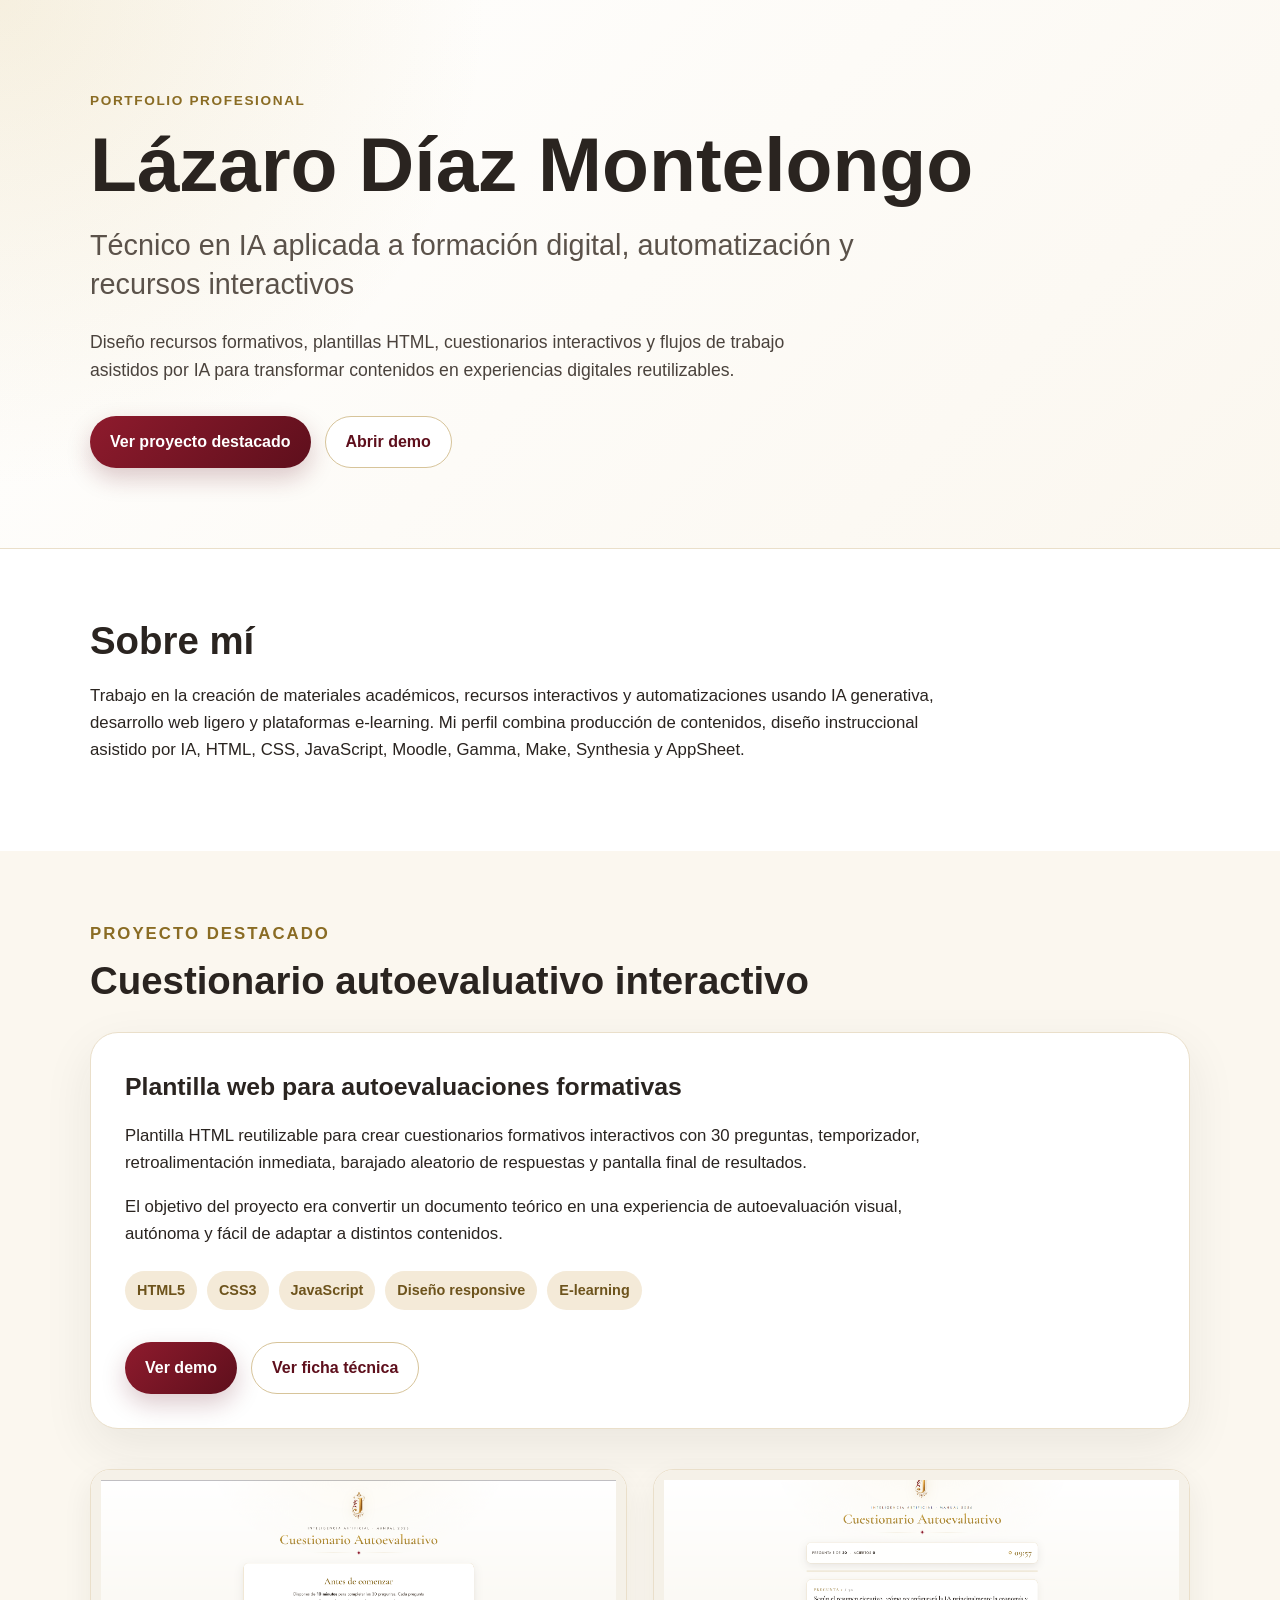
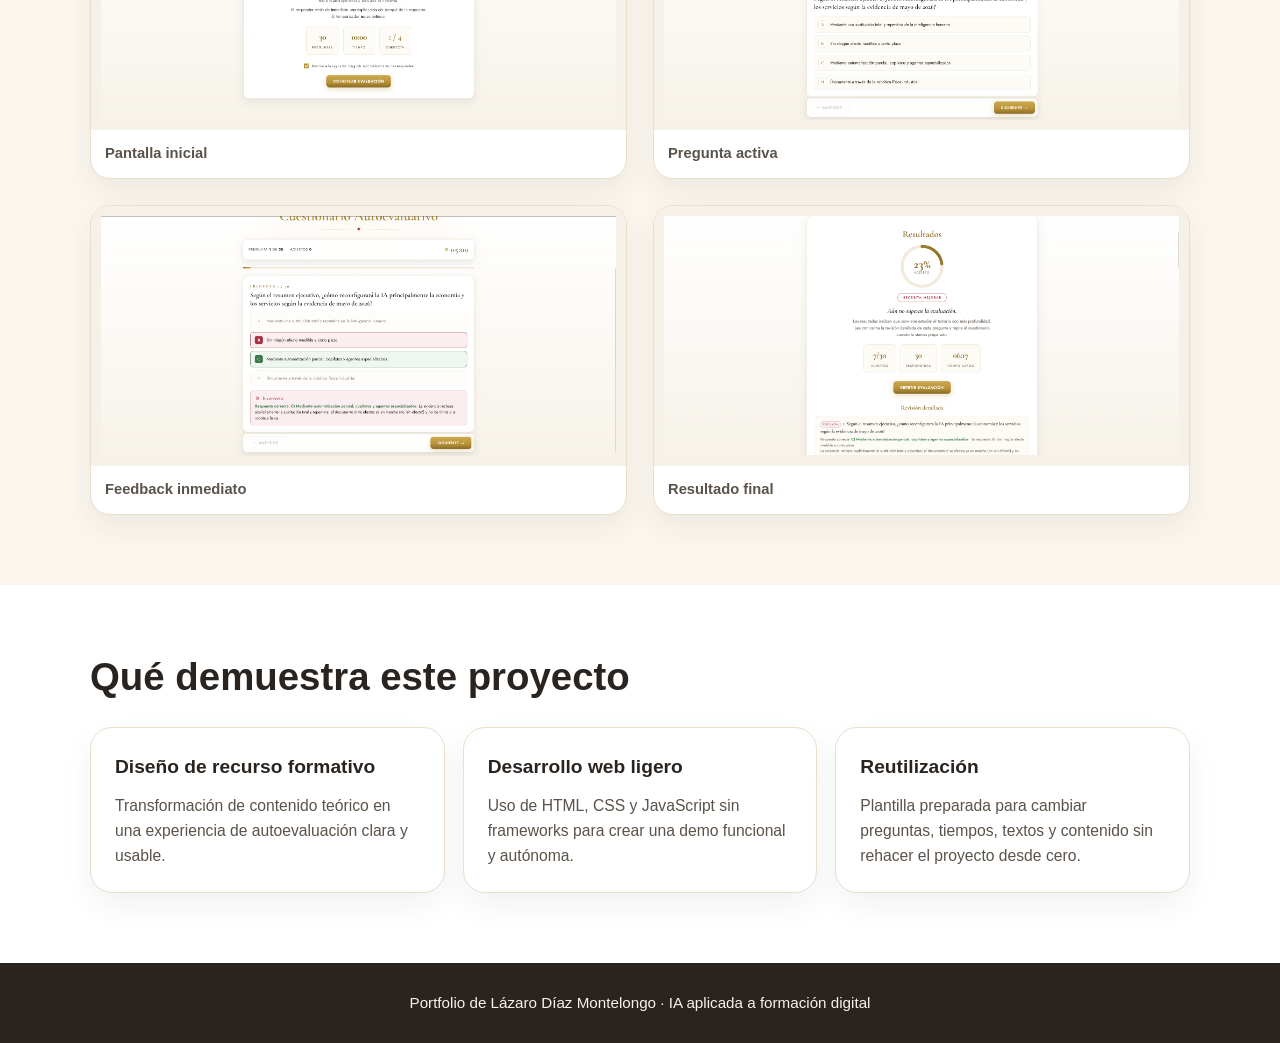
<file: index.html>
<!DOCTYPE html>
<html lang="es">
<head>
  <meta charset="UTF-8" />
  <meta name="viewport" content="width=device-width, initial-scale=1.0" />
  <title>Portfolio | Lázaro Díaz Montelongo</title>
  <link rel="stylesheet" href="css/style.css" />
</head>
<body>

  <header class="hero">
    <div class="container">
      <p class="eyebrow">Portfolio profesional</p>
      <h1>Lázaro Díaz Montelongo</h1>
      <h2>Técnico en IA aplicada a formación digital, automatización y recursos interactivos</h2>
      <p class="hero-text">
        Diseño recursos formativos, plantillas HTML, cuestionarios interactivos y flujos de trabajo asistidos por IA para transformar contenidos en experiencias digitales reutilizables.
      </p>

      <div class="hero-actions">
        <a href="#proyectos" class="btn primary">Ver proyecto destacado</a>
        <a href="demos/plantilla-cuestionarios/index.html" class="btn secondary">Abrir demo</a>
      </div>
    </div>
  </header>

  <main>

    <section class="section">
      <div class="container">
        <h2>Sobre mí</h2>
        <p>
          Trabajo en la creación de materiales académicos, recursos interactivos y automatizaciones usando IA generativa, desarrollo web ligero y plataformas e-learning. Mi perfil combina producción de contenidos, diseño instruccional asistido por IA, HTML, CSS, JavaScript, Moodle, Gamma, Make, Synthesia y AppSheet.
        </p>
      </div>
    </section>

    <section id="proyectos" class="section alt">
      <div class="container">
        <p class="eyebrow">Proyecto destacado</p>
        <h2>Cuestionario autoevaluativo interactivo</h2>

        <div class="project-card">
          <div class="project-content">
            <h3>Plantilla web para autoevaluaciones formativas</h3>

            <p>
              Plantilla HTML reutilizable para crear cuestionarios formativos interactivos con 30 preguntas, temporizador, retroalimentación inmediata, barajado aleatorio de respuestas y pantalla final de resultados.
            </p>

            <p>
              El objetivo del proyecto era convertir un documento teórico en una experiencia de autoevaluación visual, autónoma y fácil de adaptar a distintos contenidos.
            </p>

            <div class="tags">
              <span>HTML5</span>
              <span>CSS3</span>
              <span>JavaScript</span>
              <span>Diseño responsive</span>
              <span>E-learning</span>
            </div>

            <div class="project-actions">
              <a href="demos/plantilla-cuestionarios/index.html" class="btn primary">Ver demo</a>
              <a href="docs/plantilla-cuestionarios-ficha-tecnica.txt" class="btn secondary">Ver ficha técnica</a>
            </div>
          </div>
        </div>

        <div class="gallery">
          <figure>
            <img src="img/plantilla-cuestionarios/01_inicio.png" alt="Pantalla inicial del cuestionario" />
            <figcaption>Pantalla inicial</figcaption>
          </figure>

          <figure>
            <img src="img/plantilla-cuestionarios/02_pregunta.png" alt="Pregunta activa del cuestionario" />
            <figcaption>Pregunta activa</figcaption>
          </figure>

          <figure>
            <img src="img/plantilla-cuestionarios/03_feedback.png" alt="Feedback de respuesta del cuestionario" />
            <figcaption>Feedback inmediato</figcaption>
          </figure>

          <figure>
            <img src="img/plantilla-cuestionarios/04_resultado.png" alt="Pantalla de resultados del cuestionario" />
            <figcaption>Resultado final</figcaption>
          </figure>
        </div>
      </div>
    </section>

    <section class="section">
      <div class="container">
        <h2>Qué demuestra este proyecto</h2>

        <div class="grid">
          <div class="mini-card">
            <h3>Diseño de recurso formativo</h3>
            <p>Transformación de contenido teórico en una experiencia de autoevaluación clara y usable.</p>
          </div>

          <div class="mini-card">
            <h3>Desarrollo web ligero</h3>
            <p>Uso de HTML, CSS y JavaScript sin frameworks para crear una demo funcional y autónoma.</p>
          </div>

          <div class="mini-card">
            <h3>Reutilización</h3>
            <p>Plantilla preparada para cambiar preguntas, tiempos, textos y contenido sin rehacer el proyecto desde cero.</p>
          </div>
        </div>
      </div>
    </section>

  </main>

  <footer class="footer">
    <div class="container">
      <p>Portfolio de Lázaro Díaz Montelongo · IA aplicada a formación digital</p>
    </div>
  </footer>

</body>
</html>
</file>
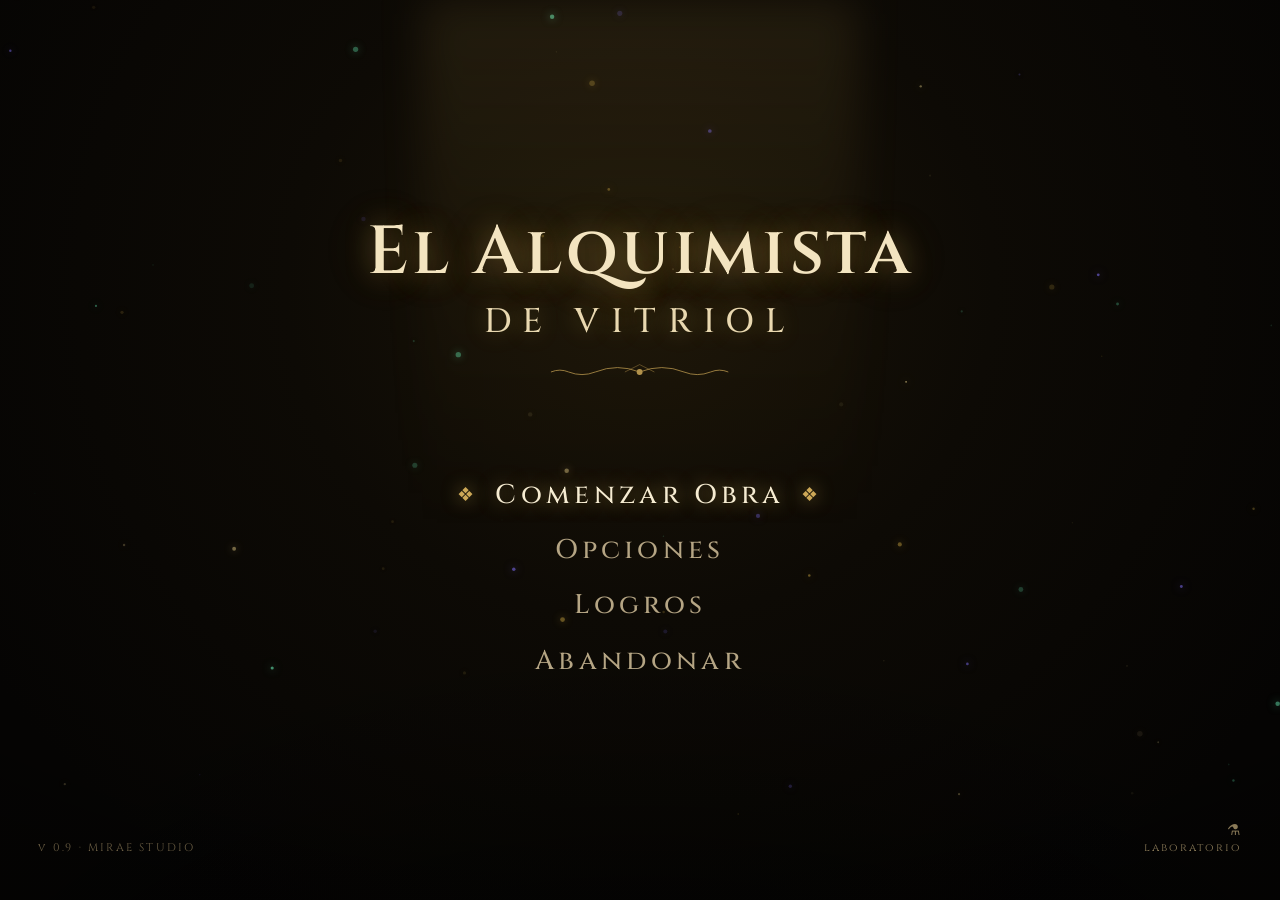
<file: demos/alquimista-vitriol/Index.html>
<!DOCTYPE html>
<html lang="es">
<head>
<meta charset="UTF-8">
<meta name="viewport" content="width=device-width, initial-scale=1.0, maximum-scale=1.0, user-scalable=no">
<title>El Alquimista de Vitriol — Novela Visual de Química</title>
<link rel="preconnect" href="https://fonts.googleapis.com">
<link rel="preconnect" href="https://fonts.gstatic.com" crossorigin>
<link href="https://fonts.googleapis.com/css2?family=Cinzel:wght@400;600;800&family=EB+Garamond:ital,wght@0,400;0,500;1,400&family=Cinzel+Decorative:wght@700;900&display=swap" rel="stylesheet">
<style>
:root{
  --pergamino:#293a48;          /* azul pizarra más claro y vivo (lienzo) */
  --pergamino-claro:#354a5b;
  --tinta:#f8fcfd;              /* texto casi blanco */
  --tinta-tenue:#b0c8d4;
  --oro:#f6d070;                /* oro más luminoso (acento) */
  --oro-claro:#ffefb0;
  --vitriolo:#7cf8c4;           /* verde vitriolo más brillante */
  --vitriolo-osc:#2da078;
  --sangre:#ff7a5c;            /* coral-rojo más vivo */
  --cobre:#6cc8ec;             /* cian cobre más brillante */
  --sombra:rgba(0,0,0,.35);
  --borde:rgba(246,208,112,.55);
  --panel:rgba(46,66,84,.92);
  --acento2:#a98cff;           /* violeta arcano más vivo */
}
*{margin:0;padding:0;box-sizing:border-box;-webkit-tap-highlight-color:transparent}
html,body{height:100%;overflow:hidden;background:#0a0703;font-family:'EB Garamond',serif;color:var(--tinta)}
#app{position:fixed;inset:0;display:block}

/* ---- Marco de juego (ocupa toda la ventana) ---- */
#marco{
  position:relative;width:100%;height:100%;
  background:
    radial-gradient(ellipse at 50% -6%, rgba(109,240,184,.14), transparent 52%),
    radial-gradient(ellipse at 50% 112%, rgba(240,200,96,.16), transparent 52%),
    radial-gradient(ellipse at 12% 38%, rgba(154,124,255,.10), transparent 48%),
    linear-gradient(155deg,#2b3d4d 0%,#22323f 55%,#1a2733 100%);
  overflow:hidden;display:flex;flex-direction:column;
}

/* textura de pergamino sutil */
#marco::before{
  content:"";position:absolute;inset:0;pointer-events:none;z-index:1;opacity:.5;
  background-image:url("data:image/svg+xml,%3Csvg xmlns='http://www.w3.org/2000/svg' width='200' height='200'%3E%3Cfilter id='n'%3E%3CfeTurbulence type='fractalNoise' baseFrequency='0.9' numOctaves='3'/%3E%3C/filter%3E%3Crect width='100%25' height='100%25' filter='url(%23n)' opacity='0.04'/%3E%3C/svg%3E");
  mix-blend-mode:overlay;
}

/* ===================== FONDO ANIMADO ===================== */
#fondo{position:absolute;inset:0;z-index:0;overflow:hidden}
#fondo-video{position:absolute;inset:0;width:100%;height:100%;object-fit:cover;opacity:0;
  transition:opacity .25s linear;z-index:0}
#fondo-video.activo{opacity:.82}
#fondo canvas{position:absolute;inset:0;width:100%;height:100%;z-index:1}
.escena-tinte{position:absolute;inset:0;transition:background 1.2s ease;z-index:2}

/* ═════════════ HUD estilo Hollow Knight (mínimo) ═════════════ */
/* Esencia: redomas alquímicas en la esquina superior derecha */
#hud{position:absolute;top:0;left:0;right:0;z-index:8;pointer-events:none;padding:18px 24px}
#hud.oculto{display:none}
#esencia-hud{position:absolute;top:18px;right:24px;display:flex;align-items:center}
#redomas{display:flex;gap:9px}
.redoma{position:relative;display:inline-block;transition:opacity .5s}
.redoma svg{display:block;overflow:visible;width:30px;height:40px}
.redoma .vidrio{fill:none;stroke:#cda857;stroke-width:2.4;stroke-linecap:round;stroke-linejoin:round;
  filter:drop-shadow(0 0 6px rgba(205,168,87,.6))}
.redoma .esencia{fill:#f7dd92;filter:drop-shadow(0 0 9px rgba(244,216,134,1));transition:opacity .4s,transform .4s;transform-origin:center}
.redoma .esencia.burbuja{animation:burb 2.4s ease-in-out infinite}
.redoma .vapor{stroke:#f7dd92;stroke-width:1.5;fill:none;opacity:.6;stroke-linecap:round;animation:vaporSube 3s ease-in-out infinite}
.redoma.vacia .vidrio{stroke:#5b5340;filter:none;opacity:.55}
.redoma.vacia .esencia{opacity:0;transform:scale(.2)}
.redoma.vacia .vapor{opacity:0}
@keyframes burb{0%,100%{transform:translateY(0) scale(1)}50%{transform:translateY(-1.5px) scale(1.08)}}
@keyframes vaporSube{0%,100%{opacity:.3;transform:translateY(0)}50%{opacity:.7;transform:translateY(-2px)}}
.redoma.rompiendo{animation:romperRedoma .6s ease forwards}
@keyframes romperRedoma{0%{transform:translateY(0) rotate(0)}30%{transform:translateY(-3px) rotate(-7deg)}100%{transform:translateY(5px) rotate(5deg)}}

/* iconos discretos — esquina inferior izquierda */
#estados{position:absolute;left:0;bottom:0;z-index:8;padding:18px 24px}
#estados.oculto{display:none}
#iconos-juego{display:flex;gap:10px;align-items:center}
.ico-btn{pointer-events:auto;width:38px;height:38px;display:flex;align-items:center;justify-content:center;
  background:transparent;border:none;cursor:pointer;padding:0;opacity:.55;transition:opacity .25s,transform .2s}
.ico-btn svg{width:22px;height:22px;fill:none;stroke:#cda857;stroke-width:1.6;stroke-linecap:round;stroke-linejoin:round}
.ico-btn:hover{opacity:1;transform:translateY(-2px)}
.ico-btn:hover svg{filter:drop-shadow(0 0 8px rgba(205,168,87,.7))}
.ico-btn.silenciado svg .snd-on{display:none}
.ico-btn.silenciado svg{stroke:#7a6a4a;opacity:.7}

/* transición de acto — pantalla completa, estilo Hollow Knight */
#transicion{position:absolute;inset:0;z-index:40;display:flex;align-items:center;justify-content:center;
  background:radial-gradient(ellipse at center,#12100a,#050403 80%);
  opacity:0;pointer-events:none;transition:opacity .25s ease}
#transicion.visible{opacity:1;pointer-events:all;transition:opacity .12s ease}
#trans-inner{text-align:center;opacity:0;transform:translateY(16px);
  transition:opacity .9s ease,transform .9s ease}
#transicion.visible #trans-inner{opacity:1;transform:translateY(0)}
#trans-sigilo{width:clamp(60px,9vw,96px);margin:0 auto 22px;opacity:.9}
#trans-sigilo svg{width:100%;height:auto;filter:drop-shadow(0 0 18px rgba(205,168,87,.55));
  animation:transGirar 18s linear infinite}
@keyframes transGirar{to{transform:rotate(360deg)}}
#trans-titulo{font-family:'Cinzel',serif;font-weight:600;color:#f3e4c0;
  font-size:clamp(26px,5vw,52px);letter-spacing:.16em;text-transform:uppercase;
  text-shadow:0 0 32px rgba(220,180,90,.45)}
#trans-sub{font-family:'Cinzel',serif;font-weight:500;color:#cdbf98;margin-top:14px;
  font-size:clamp(13px,2vw,18px);letter-spacing:.2em;text-transform:uppercase;
  display:flex;align-items:center;justify-content:center;gap:14px}
.trans-linea{display:inline-block;width:clamp(30px,8vw,70px);height:1px;
  background:linear-gradient(90deg,transparent,rgba(205,168,87,.7),transparent)}

/* elementos ocultos que conservan compatibilidad con el JS de estado */
#b-sospecha,#b-sienna,#pistas-lista,#barra-sienna-wrap{display:none}

/* panel del cuaderno de pistas */
#pistas-panel{background:radial-gradient(ellipse at center,rgba(28,42,54,.98),rgba(11,17,23,.99))}
#pistas-sub{color:var(--tinta-tenue);margin-bottom:22px;font-style:italic;font-size:14px}
#lista-pistas{display:flex;flex-direction:column;gap:11px;width:100%;max-width:540px;max-height:60%;overflow-y:auto;padding-right:6px}
.pista-card{display:flex;gap:14px;align-items:center;text-align:left;
  background:linear-gradient(180deg,rgba(34,50,64,.9),rgba(24,36,47,.92));
  border:1px solid var(--borde);border-left:3px solid var(--vitriolo);border-radius:6px;padding:13px 15px;animation:fadeIn .4s}
.pista-card .pc-ico{font-size:30px;flex-shrink:0;filter:drop-shadow(0 0 6px rgba(143,207,90,.4))}
.pista-card .pc-txt{font-size:16px;color:var(--tinta);line-height:1.4}
#pistas-vacio{color:var(--tinta-tenue);font-style:italic;font-size:16px;padding:30px}

/* grimorio (codex de química) */
#grimorio-panel{background:radial-gradient(ellipse at center,rgba(28,42,54,.98),rgba(11,17,23,.99))}
#grimorio-sub,#galeria-sub{color:var(--tinta-tenue);margin-bottom:20px;font-style:italic;font-size:14px;max-width:560px}
#lista-grimorio{display:flex;flex-direction:column;gap:10px;width:100%;max-width:600px;max-height:64%;overflow-y:auto;padding-right:6px;text-align:left}
.codex-card{background:linear-gradient(180deg,rgba(34,50,64,.9),rgba(24,36,47,.92));
  border:1px solid var(--borde);border-left:3px solid var(--vitriolo);border-radius:6px;padding:13px 16px;transition:.2s}
.codex-card.nuevo{border-left-color:var(--tinta-tenue);opacity:.62}
.codex-head{display:flex;align-items:center;gap:11px;cursor:pointer}
.codex-head .cx-ico{font-size:24px}
.codex-head b{font-family:'Cinzel',serif;color:var(--oro-claro);font-size:15px;flex:1}
.codex-head .cx-estado{font-size:10px;font-family:'Cinzel',serif;letter-spacing:.08em;text-transform:uppercase;
  padding:2px 8px;border-radius:10px;border:1px solid}
.cx-estado.est{color:var(--vitriolo);border-color:var(--vitriolo)}
.cx-estado.pend{color:var(--tinta-tenue);border-color:var(--tinta-tenue)}
.codex-body{font-size:15.5px;line-height:1.5;color:var(--tinta);margin-top:10px;
  max-height:0;overflow:hidden;transition:max-height .35s ease,margin .35s ease;margin-top:0}
.codex-card.abierto .codex-body{max-height:320px;margin-top:10px}
.codex-head .cx-fl{color:var(--oro);transition:transform .3s;font-size:12px}
.codex-card.abierto .cx-fl{transform:rotate(90deg)}

/* galería de finales */
#galeria-panel{background:radial-gradient(ellipse at center,rgba(28,42,54,.98),rgba(11,17,23,.99))}
#lista-galeria{display:grid;grid-template-columns:1fr;gap:11px;width:100%;max-width:600px;max-height:62%;overflow-y:auto;padding-right:6px}
@media(min-width:640px){#lista-galeria{grid-template-columns:1fr 1fr}}
.final-card{display:flex;gap:13px;align-items:flex-start;text-align:left;
  background:linear-gradient(180deg,rgba(34,50,64,.9),rgba(24,36,47,.92));
  border:1px solid var(--borde);border-radius:6px;padding:13px 15px;transition:.2s}
.final-card.bloq{opacity:.4;filter:grayscale(.7)}
.final-card.visto{border-color:rgba(95,214,164,.45);box-shadow:0 0 14px rgba(95,214,164,.15)}
.final-card .fc-ico{font-size:30px;flex-shrink:0}
.final-card .fc-txt b{font-family:'Cinzel',serif;color:var(--oro-claro);font-size:14px;display:block}
.final-card .fc-txt small{color:var(--tinta-tenue);font-size:12.5px;line-height:1.35}

/* expediente en pantalla final */
#expediente{width:100%;max-width:920px;margin:4px 0 18px;text-align:left;
  max-height:38%;overflow-y:auto;padding-right:6px}
.exp-titulo{font-family:'Cinzel',serif;color:var(--oro);font-size:13px;text-transform:uppercase;
  letter-spacing:.12em;margin-bottom:14px;text-align:center}
#exp-lista{display:grid;grid-template-columns:1fr 1fr;gap:6px 36px}
.exp-row{display:flex;align-items:center;gap:11px;margin-bottom:9px}
.exp-row .ex-ico{font-size:20px;width:26px;text-align:center;flex-shrink:0}
.exp-row .ex-nom{font-size:15px;color:var(--tinta);flex:1;min-width:120px}
.exp-bar{width:90px;height:10px;background:rgba(0,0,0,.4);border:1px solid var(--borde);border-radius:5px;overflow:hidden;flex-shrink:0}
.exp-bar i{display:block;height:100%;border-radius:5px}
.exp-bar i.dom{background:linear-gradient(90deg,var(--vitriolo-osc),var(--vitriolo))}
.exp-bar i.med{background:linear-gradient(90deg,#a08820,var(--oro))}
.exp-bar i.baj{background:linear-gradient(90deg,#a03a26,var(--sangre))}
.exp-row .ex-pct{font-size:12px;color:var(--tinta-tenue);width:64px;text-align:right;flex-shrink:0;font-family:'Cinzel',serif}
#exp-rutas{margin-top:14px;padding-top:12px;border-top:1px solid var(--borde);font-size:14px;color:var(--tinta-tenue);text-align:center;font-style:italic}
.final-botones{display:flex;gap:8px;flex-wrap:wrap;justify-content:center}
#btn-grimorio{cursor:pointer;background:rgba(31,45,58,.65);border:1px solid var(--borde);border-radius:6px;padding:4px 10px;transition:.2s}
#btn-grimorio:hover{background:rgba(42,60,76,.9);border-color:var(--oro);box-shadow:0 0 12px rgba(224,184,74,.2)}
#btn-grimorio .lbl{color:var(--tinta-tenue);text-transform:uppercase;font-size:9.5px;font-family:'Cinzel',serif;white-space:nowrap}
#btn-grimorio:hover .lbl{color:var(--oro-claro)}

/* ===================== ESCENARIO ===================== */
#escenario{position:relative;z-index:4;flex:1;display:grid;grid-template-rows:1fr auto;
  padding:0;overflow:hidden;transition:opacity .6s ease}
#escenario::before{content:"";position:absolute;inset:0;z-index:1;pointer-events:none;
  box-shadow:inset 0 0 120px rgba(0,0,0,.5),inset 0 0 40px rgba(0,0,0,.3)}
#escena-zona{position:relative;min-height:0;overflow:hidden;display:flex;align-items:flex-end;justify-content:center;
  padding:14px 24px 0}
#panel-inf{position:relative;z-index:3;width:100%;max-width:1360px;margin:0 auto;padding:0 24px 64px}

/* (Se retiraron el halo y la sombra centrales: los personajes ya no van en el
   centro, así que esos efectos dejaban una sombra/halo suelto en medio.
   Cada personaje lleva su propia sombra mediante drop-shadow.) */

/* retrato/figura del que habla — ahora con presencia real */
#figura{position:relative;z-index:2;display:flex;align-items:flex-end;justify-content:center;
  width:auto;height:100%;max-height:100%;
  filter:drop-shadow(0 16px 26px rgba(0,0,0,.6));transition:opacity .45s, transform .45s}
#figura.entra{animation:figEntra .55s cubic-bezier(.2,1,.3,1)}
@keyframes figEntra{from{opacity:0;transform:translateY(26px) scale(.96)}to{opacity:1;transform:translateY(0) scale(1)}}
#figura svg{width:auto;height:100%;max-height:min(52vh,440px);max-width:90%}
#figura .fig-video{height:100%;width:auto;max-height:min(82vh,800px);max-width:98%;object-fit:contain;
  image-rendering:auto;filter:drop-shadow(0 12px 26px rgba(0,0,0,.6));transition:opacity .15s linear}
@media(max-height:720px){#figura svg{max-height:42vh}}

/* === DOS PERSONAJES EN ESCENA === */
#figura{display:none}  /* slot antiguo desactivado, usamos izq/der */
.slot-figura{position:absolute;bottom:0;z-index:2;height:100%;display:flex;align-items:flex-end;
  justify-content:center;pointer-events:none;
  transition:opacity .5s ease, filter .5s ease, transform .5s ease;opacity:0}
/* más hacia el centro (no pegados al borde): así no chocan con el HUD ni dejan el centro vacío */
#figura-izq{left:21%;transform:translateX(-30px)}
#figura-der{right:21%;transform:translateX(30px)}
.slot-figura.presente{opacity:1;transform:translateX(0)}
/* el personaje se ajusta al ALTO del slot; lo limitamos para que su cabeza no
   llegue a la esquina superior derecha donde están las redomas de Esencia */
.slot-figura video,.slot-figura svg{height:88%;width:auto;max-width:26vw;
  object-fit:contain;object-position:bottom;filter:drop-shadow(0 12px 26px rgba(0,0,0,.6))}
/* personaje que NO habla: atenuado y desaturado */
.slot-figura.inactivo{opacity:.82;filter:brightness(.72) saturate(.82)}
.slot-figura.inactivo video,.slot-figura.inactivo svg{filter:drop-shadow(0 8px 18px rgba(0,0,0,.5))}
/* personaje que habla: destacado */
.slot-figura.activo{opacity:1;z-index:3}
.slot-figura.activo video,.slot-figura.activo svg{filter:drop-shadow(0 0 24px rgba(240,200,96,.28)) drop-shadow(0 12px 26px rgba(0,0,0,.6))}
/* cuando solo hay UN personaje, se centra */
.slot-figura.solo{left:50%!important;right:auto!important;transform:translateX(-50%)!important}
.slot-figura.solo video,.slot-figura.solo svg{height:90%;max-width:32vw}

/* placas de nombre, una por personaje, junto a cada slot */
.placa-slot{position:absolute;z-index:5;top:14px;
  font-family:'Cinzel',serif;font-weight:600;font-size:14px;letter-spacing:.12em;text-transform:uppercase;
  color:var(--oro-claro);background:rgba(16,24,32,.85);border:1px solid var(--borde);border-left:3px solid var(--oro);
  padding:8px 18px;border-radius:6px;white-space:nowrap;opacity:0;transition:opacity .4s, filter .4s;
  box-shadow:0 4px 18px rgba(0,0,0,.5),0 0 18px rgba(224,184,74,.15);backdrop-filter:blur(3px);
  pointer-events:none}
#placa-izq{left:4%}
#placa-der{right:4%}
.placa-slot.visible{opacity:1}
/* la placa se atenúa o ilumina igual que su personaje */
.placa-slot.inactiva{opacity:.5;filter:brightness(.6) saturate(.7);border-left-color:var(--tinta-tenue)}
.placa-slot.activa{opacity:1;filter:none;border-left-color:var(--oro);
  box-shadow:0 4px 18px rgba(0,0,0,.5),0 0 22px rgba(240,200,96,.35)}
/* placa centrada cuando el personaje está solo */
.placa-slot.solo{left:50%!important;right:auto!important;transform:translateX(-50%)}

/* ===================== CAJA DE DIÁLOGO ===================== */
#dialogo{position:relative;z-index:3;margin:26px auto 0;max-width:900px;
  background:linear-gradient(180deg,transparent 0%,rgba(8,11,16,var(--op-caja,.55)) 26%,rgba(6,9,13,calc(var(--op-caja,.55) + .31)) 100%);
  border:none;border-radius:14px;padding:30px 34px 42px;
  min-height:130px}
/* animación de entrada de la ventana de diálogo (se aplica al cambiar de hablante) */
#dialogo.aparece{animation:dialogoEntra .45s cubic-bezier(.2,1,.3,1)}
@keyframes dialogoEntra{from{opacity:0;transform:translateY(20px)}to{opacity:1;transform:translateY(0)}}
#dialogo.aparece #hablante{animation:dialogoEntra .5s cubic-bezier(.2,1,.3,1) .08s both}
#dialogo.aparece::before{animation:filiCrece .6s ease .1s both}
@keyframes filiCrece{from{opacity:0;width:0}to{opacity:1;width:min(280px,52%)}}
/* sacudida del personaje al enfadarse/gritar — se aplica al MEDIA interno
   (no al slot, que ya usa transform para posicionarse) */
@keyframes figSacude{0%,100%{transform:translateX(0)}12%{transform:translateX(-10px) rotate(-1.5deg)}25%{transform:translateX(9px) rotate(1.5deg)}40%{transform:translateX(-7px)}55%{transform:translateX(6px)}70%{transform:translateX(-4px)}85%{transform:translateX(2px)}}
.slot-figura.sacude video,.slot-figura.sacude svg{animation:figSacude .55s ease}
@keyframes figGrito{0%{transform:scale(1)}25%{transform:scale(1.07) translateY(-4px)}55%{transform:scale(.98)}100%{transform:scale(1)}}
.slot-figura.grito video,.slot-figura.grito svg{animation:figGrito .45s ease}
/* destello de color sobre el personaje según la emoción */
.fig-flash{position:absolute;left:0;right:0;top:0;bottom:0;z-index:5;pointer-events:none;opacity:0;mix-blend-mode:screen}
.fig-flash.activo{animation:figFlash .65s ease}
@keyframes figFlash{0%{opacity:0}25%{opacity:.6}100%{opacity:0}}
/* filigrana fina de separación sobre el diálogo (en vez de borde de caja) */
#dialogo::before{content:"";position:absolute;top:14px;left:50%;transform:translateX(-50%);
  width:min(280px,52%);height:1px;
  background:linear-gradient(90deg,transparent,rgba(205,168,87,.7),transparent)}
#dialogo::after{content:"❖";position:absolute;top:8px;left:50%;transform:translateX(-50%);
  color:var(--oro);font-size:9px;opacity:.7}
/* nombre del hablante: versalitas grandes abajo-izquierda, sin marco (estilo HK/Elderbug) */
#hablante{position:relative;display:block;z-index:4;margin-bottom:10px;
  font-family:'Cinzel',serif;font-weight:600;font-size:clamp(16px,2vw,22px);letter-spacing:.12em;
  color:#f3e4c0;text-shadow:0 0 18px rgba(240,200,96,.45),0 2px 6px rgba(0,0,0,.6);
  text-transform:uppercase;background:none;border:none;padding:0}
#hablante:empty{display:none}
#hablante .tag{display:inline-block;margin-left:10px;font-family:'EB Garamond',serif;font-style:italic;
  font-weight:400;color:var(--tinta-tenue);font-size:14px;letter-spacing:0;text-transform:none;text-shadow:none}
#texto{font-size:clamp(18px,2.1vw,21px);line-height:1.62;min-height:40px;color:#eef3f5;
  text-shadow:0 1px 8px rgba(0,0,0,.7)}
#texto em{color:var(--vitriolo);font-style:italic}
#texto .q{color:var(--oro-claro);font-weight:500}
#continuar{position:absolute;right:26px;bottom:14px;color:var(--oro);font-family:'Cinzel',serif;
  font-size:12px;letter-spacing:.16em;text-transform:uppercase;animation:parpadeo 1.2s ease-in-out infinite;cursor:pointer;
  text-shadow:0 0 10px rgba(205,168,87,.5)}
@keyframes parpadeo{0%,100%{opacity:.3}50%{opacity:1}}

/* barra de avance automático (sustituye al botón Continuar) */
.auto-prog{height:7px;margin-top:14px;background:rgba(0,0,0,.4);border-radius:4px;overflow:hidden;border:1px solid var(--borde);
  grid-column:1 / -1}
.auto-prog i{display:block;height:100%;width:0;border-radius:4px;
  background:linear-gradient(90deg,var(--vitriolo),#9dffce);box-shadow:0 0 10px rgba(95,214,164,.6)}

/* ===================== OPCIONES (rejilla 2×2) ===================== */
#opciones{position:relative;z-index:3;display:grid;grid-template-columns:1fr 1fr;gap:10px;
  margin:14px auto 0;max-width:1000px}
.opcion{background:linear-gradient(180deg,rgba(38,55,71,.22),rgba(26,39,51,.26));
  border:1px solid var(--borde);color:var(--tinta);font-family:'EB Garamond',serif;font-size:16px;line-height:1.4;
  text-align:center;padding:14px 20px 14px 16px;cursor:pointer;border-radius:6px;
  transition:.18s;position:relative;overflow:hidden;min-height:62px;
  display:flex;align-items:center;justify-content:center;gap:9px}
.opcion .op-txt{flex:0 1 auto;text-align:center}
/* si el número de opciones es impar, la última ocupa toda la fila y se centra */
#opciones.impar .opcion:last-child{grid-column:1 / -1}
/* el ❖ como adorno fijo a la izquierda, alineado al centro del bloque de texto */
.opcion:before{content:"❖";color:var(--oro);font-size:12px;opacity:.7;transition:.18s;
  flex:0 0 auto;align-self:center}
.opcion:after{content:"";position:absolute;top:0;left:-120%;width:60%;height:100%;
  background:linear-gradient(100deg,transparent,rgba(247,223,147,.13),transparent);transition:left .5s;pointer-events:none}
.opcion:hover{border-color:var(--oro-claro);background:linear-gradient(180deg,rgba(48,69,89,.98),rgba(33,49,64,.98));
  transform:translateY(-2px);box-shadow:0 4px 16px rgba(224,184,74,.22), inset 0 1px 0 rgba(247,223,147,.15);color:var(--oro-claro)}
.opcion:hover:before{opacity:1;transform:scale(1.2)}
.opcion:hover:after{left:130%}
.opcion:disabled{cursor:default;transform:none}
.opcion.correcta-fx{animation:flashVerde .6s}
.opcion.error-fx{animation:flashRojo .5s}
@keyframes flashVerde{0%,100%{}40%{background:rgba(127,191,77,.4);border-color:var(--vitriolo)}}
@keyframes flashRojo{0%,100%{}20%,60%{background:rgba(224,89,63,.4);border-color:var(--sangre);transform:translateX(-6px)}40%,80%{transform:translateX(6px)}}
/* en pantallas estrechas, una sola columna */
@media(max-width:680px){#opciones{grid-template-columns:1fr}#opciones.impar .opcion:last-child{grid-column:auto}}

/* ===================== PANTALLAS OVERLAY ===================== */
.pantalla{position:absolute;inset:0;z-index:20;display:flex;flex-direction:column;align-items:center;
  justify-content:center;text-align:center;padding:30px;
  background:radial-gradient(ellipse at center,rgba(18,27,36,.97),rgba(8,13,18,.99))}
.pantalla.oculto{display:none}

/* títulos de panel — estilo Hollow Knight (Cinzel, versalitas, oro) */
.pantalla h2{font-family:'Cinzel',serif;font-weight:600;color:#f3e4c0;letter-spacing:.12em;
  font-size:clamp(24px,4vw,38px);text-transform:uppercase;margin:0 0 6px;
  text-shadow:0 0 26px rgba(220,180,90,.4)}
#opciones-sub,#logros-sub,#grimorio-sub,#pistas-sub,#galeria-sub{font-family:'EB Garamond',serif;font-style:italic;
  color:var(--tinta-tenue);font-size:15px;margin-bottom:26px}

/* panel de Opciones */
#opciones-cuerpo{width:min(480px,86vw);display:flex;flex-direction:column;gap:22px;text-align:left}
.opt-fila{display:grid;grid-template-columns:1fr 160px 46px;align-items:center;gap:14px}
.opt-fila-toggle{grid-template-columns:1fr auto}
.opt-lbl{font-family:'Cinzel',serif;font-size:13px;letter-spacing:.08em;color:#cdbf98;text-transform:uppercase}
.opt-hint{display:block;font-family:'EB Garamond',serif;font-style:italic;text-transform:none;
  font-size:12px;letter-spacing:0;color:#7f7257;margin-top:3px}
.opt-val{font-family:'Cinzel',serif;font-size:13px;color:#e9d8b0;text-align:right}
.opt-slider{-webkit-appearance:none;appearance:none;height:2px;background:rgba(205,168,87,.3);
  border-radius:2px;outline:none;cursor:pointer}
.opt-slider::-webkit-slider-thumb{-webkit-appearance:none;appearance:none;width:16px;height:16px;border-radius:50%;
  background:#f3e4c0;border:1px solid #cda857;box-shadow:0 0 10px rgba(205,168,87,.6);cursor:pointer}
.opt-slider::-moz-range-thumb{width:16px;height:16px;border-radius:50%;
  background:#f3e4c0;border:1px solid #cda857;box-shadow:0 0 10px rgba(205,168,87,.6);cursor:pointer}
.opt-toggle{width:52px;height:26px;border-radius:13px;border:1px solid var(--borde);
  background:rgba(0,0,0,.35);position:relative;cursor:pointer;transition:.3s;padding:0}
.opt-toggle .knob{position:absolute;top:2px;left:2px;width:20px;height:20px;border-radius:50%;
  background:#7f7257;transition:.3s}
.opt-toggle[aria-checked="true"]{background:rgba(205,168,87,.28);border-color:var(--oro)}
.opt-toggle[aria-checked="true"] .knob{left:28px;background:#f3e4c0;box-shadow:0 0 10px rgba(205,168,87,.7)}

/* --- INICIO --- */
#inicio{justify-content:flex-start;padding:0;overflow-y:auto;
  background:radial-gradient(ellipse at center,rgba(18,27,36,.92),rgba(8,13,18,.97))}
#inicio-particulas{position:absolute;top:0;left:0;width:100%;height:100%;z-index:0;pointer-events:none}
/* ════════════ MENÚ DE INICIO — estilo Hollow Knight ════════════ */
#inicio{justify-content:center;align-items:center;padding:0;overflow:hidden;
  background:radial-gradient(ellipse 60% 80% at 50% 32%, #1a1408 0%, #0d0a05 46%, #050403 100%)}
#inicio-particulas{position:absolute;inset:0;z-index:1;pointer-events:none}
#inicio-haz{position:absolute;top:0;left:50%;transform:translateX(-50%);width:34%;height:74%;z-index:1;
  background:linear-gradient(180deg,rgba(220,180,90,.10) 0%,rgba(200,160,70,.04) 40%,transparent 80%);
  filter:blur(22px);pointer-events:none}
#inicio::after{content:"";position:absolute;inset:0;z-index:2;pointer-events:none;
  background:radial-gradient(ellipse 70% 50% at 50% 120%, rgba(0,0,0,.55), transparent),
            radial-gradient(ellipse 120% 90% at 50% 40%, transparent 55%, rgba(0,0,0,.5))}

.inicio-vista{position:absolute;inset:0;z-index:5;display:flex;flex-direction:column;
  align-items:center;justify-content:center;transition:opacity .7s ease}
.inicio-vista.oculto-vista{opacity:0;pointer-events:none}

/* --- título --- */
#titulo-wrap{text-align:center;margin-bottom:7%}
#titulo{font-family:'Cinzel',serif;font-weight:600;font-size:clamp(30px,6vw,68px);
  color:#f3e4c0;letter-spacing:.05em;line-height:1;margin:0;
  text-shadow:0 0 28px rgba(220,180,90,.45),0 0 60px rgba(200,150,60,.2)}
#subtitulo{font-family:'Cinzel',serif;font-weight:500;font-size:clamp(15px,3vw,34px);
  color:#e9d8b0;letter-spacing:.34em;margin-top:.35em;
  text-shadow:0 0 22px rgba(220,180,90,.4)}
#filigrana-titulo{display:block;width:min(46%,340px);height:26px;margin:14px auto 0;color:#cda857;opacity:.85}

/* --- menú principal --- */
#menu-hk{display:flex;flex-direction:column;align-items:center;gap:clamp(8px,1.7vh,18px)}
.mi{font-family:'Cinzel',serif;font-weight:500;color:#b5a584;font-size:clamp(15px,2.4vw,27px);
  letter-spacing:.16em;cursor:pointer;position:relative;padding:2px 46px;text-align:center;
  transition:color .3s,text-shadow .3s}
.mi:hover,.mi.sel{color:#f6ecd2;text-shadow:0 0 18px rgba(230,190,100,.6)}
.mi.sel::before,.mi.sel::after{position:absolute;top:50%;transform:translateY(-50%);
  color:#cda857;font-size:.7em;animation:miFade .35s ease}
.mi.sel::before{content:"❖";left:8px}
.mi.sel::after{content:"❖";right:8px}
.mi.disabled{opacity:.35;cursor:default;pointer-events:none}
@keyframes miFade{from{opacity:0}to{opacity:1}}

#creditos-inicio{position:absolute;left:3%;bottom:5%;z-index:6;font-family:'Cinzel',serif;
  color:#6b5e44;font-size:11px;letter-spacing:.2em}
#marca-inicio{position:absolute;right:3%;bottom:5%;z-index:6;font-family:'Cinzel',serif;
  color:#8a7a58;font-size:11px;letter-spacing:.18em;text-align:right;line-height:1.3}
.marca-ico{font-size:15px}

/* --- entrada escalonada del menú principal --- */
#inicio.entra #titulo-wrap{animation:menuEntra .8s cubic-bezier(.2,1,.3,1) .1s both}
#inicio.entra .mi{animation:menuEntra .7s cubic-bezier(.2,1,.3,1) both}
#inicio.entra #menu-hk .mi:nth-child(1){animation-delay:.30s}
#inicio.entra #menu-hk .mi:nth-child(2){animation-delay:.40s}
#inicio.entra #menu-hk .mi:nth-child(3){animation-delay:.50s}
#inicio.entra #menu-hk .mi:nth-child(4){animation-delay:.60s}
#inicio.entra #creditos-inicio,#inicio.entra #marca-inicio{animation:menuFade 1s ease .8s both}
@keyframes menuEntra{from{opacity:0;transform:translateY(16px)}to{opacity:1;transform:translateY(0)}}
@keyframes menuFade{from{opacity:0}to{opacity:1}}

/* --- vista selección de grimorio --- */
#vista-grimorios{justify-content:flex-start;padding-top:6%}
#grim-cabecera{text-align:center;margin-bottom:4%}
#grim-titulo{font-family:'Cinzel',serif;font-weight:600;font-size:clamp(20px,3.6vw,40px);
  color:#f3e4c0;letter-spacing:.14em;text-shadow:0 0 24px rgba(220,180,90,.4)}
#grim-filigrana{display:block;width:min(40%,300px);height:22px;margin:10px auto 0;color:#cda857;opacity:.8}
#grim-slots{width:min(74%,720px);display:flex;flex-direction:column;gap:clamp(6px,2vh,18px)}

.slot{display:flex;align-items:center;gap:16px;padding:12px 6px;
  border-top:1px solid rgba(205,168,87,.32);cursor:pointer;
  opacity:0;transform:translateX(-26px);transition:background .3s}
.slot:hover{background:linear-gradient(90deg,rgba(205,168,87,.08),transparent)}
.slot.in{animation:slotIn .55s cubic-bezier(.2,.7,.3,1) forwards}
.slot .flo{flex-shrink:0;width:56px;height:32px;margin-bottom:-6px;color:#d9bd75}
.slot .num{font-family:'Cinzel',serif;color:#e9d8b0;font-size:clamp(16px,2.4vw,30px);font-weight:600;min-width:46px}
.slot .cuerpo{flex:1;display:flex;flex-direction:column;gap:2px}
.slot .lbl{font-family:'Cinzel',serif;color:#cdbf98;font-size:clamp(13px,1.9vw,23px);font-weight:500;letter-spacing:.14em}
.slot .meta{font-family:'Cinzel',serif;color:#7f7257;font-size:clamp(10px,1.3vw,13px);letter-spacing:.1em}
.slot .borrar{flex-shrink:0;font-family:'Cinzel',serif;color:#7a5a3a;font-size:18px;padding:4px 10px;
  cursor:pointer;border-radius:4px;opacity:0;transition:.25s}
.slot:hover .borrar{opacity:.6}
.slot .borrar:hover{opacity:1;color:#e0593f;background:rgba(224,89,63,.12)}
@keyframes slotIn{to{opacity:1;transform:translateX(0)}}

.mi-volver{font-family:'Cinzel',serif;font-weight:500;color:#b5a584;font-size:clamp(14px,2vw,22px);
  letter-spacing:.12em;cursor:pointer;transition:color .3s,text-shadow .3s}
.mi-volver:hover{color:#f6ecd2;text-shadow:0 0 16px rgba(230,190,100,.55)}
#grim-pie{margin-top:auto;margin-bottom:5%;display:flex;gap:clamp(24px,6vw,72px);align-items:center;justify-content:center}
.grim-peligro{color:#9a6b58}
.grim-peligro:hover{color:#e0593f;text-shadow:0 0 16px rgba(224,89,63,.5)}

/* botón estilo Hollow Knight (paneles: Cerrar, revivir, reiniciar) */
.menu-btn{font-family:'Cinzel',serif;font-weight:500;font-size:15px;letter-spacing:.14em;
  text-transform:uppercase;color:#cdbf98;background:transparent;border:none;cursor:pointer;
  padding:10px 30px;position:relative;transition:color .3s,text-shadow .3s}
.menu-btn::before,.menu-btn::after{content:"❖";position:absolute;top:50%;transform:translateY(-50%);
  color:var(--oro);font-size:.62em;opacity:0;transition:opacity .3s}
.menu-btn::before{left:6px}.menu-btn::after{right:6px}
.menu-btn:hover{color:#f6ecd2;text-shadow:0 0 16px rgba(230,190,100,.55)}
.menu-btn:hover::before,.menu-btn:hover::after{opacity:1}
.menu-btn.sec{font-size:13px;color:#a89976}
.menu-btn:active{transform:translateY(1px)}

#inicio-fade{position:absolute;inset:0;z-index:9;background:#000;opacity:0;pointer-events:none;
  transition:opacity .45s ease}
#inicio-fade.activo{opacity:.6}


/* --- MUERTE --- */
#muerte{background:radial-gradient(ellipse at center,rgba(48,16,22,.97),rgba(10,8,12,.99))}
#calavera{font-size:90px;filter:drop-shadow(0 0 30px rgba(224,89,63,.6));animation:flotar 3s ease-in-out infinite}
@keyframes flotar{0%,100%{transform:translateY(0) rotate(-2deg)}50%{transform:translateY(-12px) rotate(2deg)}}
#muerte-titulo{font-family:'Cinzel Decorative',serif;font-weight:900;font-size:clamp(34px,8vw,64px);
  color:var(--sangre);text-shadow:0 0 30px rgba(224,89,63,.5);margin:6px 0 18px}
#muerte-msg{font-size:21px;line-height:1.5;max-width:540px;color:var(--tinta);margin-bottom:8px;font-style:italic}
#muerte-sub{color:var(--tinta-tenue);font-size:15px;margin-bottom:28px}

/* --- FINAL --- */
#final-icono{font-size:96px;margin-bottom:8px;animation:flotar 4s ease-in-out infinite}
#final-titulo{font-family:'Cinzel Decorative',serif;font-weight:900;font-size:clamp(34px,7vw,64px);
  color:var(--oro-claro);text-shadow:0 0 36px rgba(240,200,96,.5);margin-bottom:8px;line-height:1.05}
#final-tag{font-family:'Cinzel',serif;letter-spacing:.3em;text-transform:uppercase;color:var(--vitriolo);font-size:15px;margin-bottom:24px}
#final-msg{font-size:22px;line-height:1.6;max-width:760px;margin-bottom:30px}
#final-stats{display:flex;gap:48px;margin-bottom:34px;flex-wrap:wrap;justify-content:center}
.fstat{font-family:'Cinzel',serif}
.fstat span{display:block;font-size:40px;color:var(--oro-claro);text-shadow:0 0 16px rgba(240,200,96,.4)}
.fstat label{font-size:12px;text-transform:uppercase;letter-spacing:.15em;color:var(--tinta-tenue)}

/* --- LOGROS --- */
#logros-panel{background:rgba(6,4,2,.98)}

#logros-sub{color:var(--tinta-tenue);margin-bottom:22px;font-style:italic;font-size:14px}
#lista-logros{display:grid;grid-template-columns:1fr;gap:10px;width:100%;max-width:560px;
  max-height:62%;overflow-y:auto;padding-right:6px}
@media(min-width:620px){#lista-logros{grid-template-columns:1fr 1fr}}
.logro{display:flex;gap:12px;align-items:center;text-align:left;background:rgba(26,38,49,.9);
  border:1px solid var(--borde);border-radius:5px;padding:11px 13px;transition:.2s}
.logro.bloq{opacity:.4;filter:grayscale(.8)}
.logro-ico{font-size:28px;flex-shrink:0;width:38px;text-align:center}
.logro-txt b{font-family:'Cinzel',serif;color:var(--oro-claro);font-size:14px;display:block}
.logro-txt small{color:var(--tinta-tenue);font-size:12.5px;line-height:1.3}
.logro.desbloqueado{box-shadow:0 0 14px rgba(127,191,77,.18);border-color:rgba(127,191,77,.4)}

/* toast de logro — estilo Hollow Knight */
#toast{position:absolute;top:64px;right:18px;z-index:40;
  background:linear-gradient(180deg,rgba(10,13,18,.96),rgba(6,9,13,.98));
  border:1px solid rgba(205,168,87,.45);border-radius:4px;padding:14px 20px;display:flex;gap:13px;align-items:center;
  box-shadow:0 8px 32px rgba(0,0,0,.7),0 0 24px rgba(205,168,87,.15);
  transform:translateX(140%);transition:transform .5s cubic-bezier(.2,1.2,.3,1);max-width:320px}
#toast::before{content:"";position:absolute;left:14px;right:14px;top:0;height:1px;
  background:linear-gradient(90deg,transparent,rgba(205,168,87,.7),transparent)}
#toast.muestra{transform:translateX(0)}
#toast .t-ico{font-size:26px;filter:drop-shadow(0 0 8px rgba(205,168,87,.5));flex-shrink:0}
#toast .t-txt b{font-family:'Cinzel',serif;color:#cda857;font-size:10px;letter-spacing:.22em;
  text-transform:uppercase;display:block;margin-bottom:3px}
#toast .t-txt span{color:#f3e4c0;font-family:'Cinzel',serif;font-weight:500;font-size:14px;letter-spacing:.04em;
  text-shadow:0 0 14px rgba(240,200,96,.35)}

/* tooltip estilo Hollow Knight (sustituye al title nativo del navegador) */
[data-tip]{position:relative}
[data-tip]::after{content:attr(data-tip);position:absolute;bottom:calc(100% + 8px);left:50%;
  transform:translateX(-50%) translateY(4px);white-space:nowrap;pointer-events:none;
  font-family:'Cinzel',serif;font-size:10px;letter-spacing:.16em;text-transform:uppercase;
  color:#f3e4c0;background:linear-gradient(180deg,rgba(12,15,20,.97),rgba(7,10,14,.98));
  border:1px solid rgba(205,168,87,.45);border-radius:3px;padding:5px 10px;
  box-shadow:0 4px 16px rgba(0,0,0,.6);opacity:0;transition:opacity .2s ease,transform .2s ease;z-index:80}
[data-tip]:hover::after{opacity:1;transform:translateX(-50%) translateY(0)}
/* la ✕ del grimorio: tooltip debajo (porque arriba se sale de la fila) */
.borrar[data-tip]::after{bottom:auto;top:calc(100% + 8px);transform:translateX(-50%) translateY(-4px)}
.borrar[data-tip]:hover::after{transform:translateX(-50%) translateY(0)}

/* modal de confirmación — estilo Hollow Knight */
#confirm-modal{position:absolute;inset:0;z-index:60;display:flex;align-items:center;justify-content:center;
  background:radial-gradient(ellipse at center,rgba(5,6,9,.82),rgba(3,4,6,.92));
  opacity:1;transition:opacity .3s ease}
#confirm-modal.oculto{display:none}
#confirm-modal.cerrando{opacity:0}
#confirm-caja{text-align:center;padding:40px 46px;max-width:440px;
  background:linear-gradient(180deg,rgba(12,15,20,.96),rgba(7,10,14,.98));
  border:1px solid rgba(205,168,87,.35);border-radius:6px;
  box-shadow:0 20px 60px rgba(0,0,0,.7),0 0 30px rgba(205,168,87,.1);
  animation:confirmEntra .4s cubic-bezier(.2,1.2,.3,1)}
@keyframes confirmEntra{from{opacity:0;transform:translateY(18px) scale(.96)}to{opacity:1;transform:translateY(0) scale(1)}}
#confirm-filigrana{display:block;width:200px;height:18px;margin:0 auto 16px;opacity:.85}
#confirm-titulo{font-family:'Cinzel',serif;font-weight:600;color:#f3e4c0;font-size:clamp(20px,3vw,28px);
  letter-spacing:.14em;text-transform:uppercase;text-shadow:0 0 24px rgba(220,180,90,.4);margin-bottom:14px}
#confirm-texto{font-family:'EB Garamond',serif;font-style:italic;color:#cdbf98;font-size:16px;
  line-height:1.5;margin-bottom:28px}
#confirm-botones{display:flex;gap:28px;justify-content:center;align-items:center}
.confirm-peligro{color:#c66!important}
.confirm-peligro:hover{color:#e0593f!important;text-shadow:0 0 16px rgba(224,89,63,.55)!important}
.confirm-peligro::before,.confirm-peligro::after{color:#e0593f!important}

/* feedback de química */
#feedback{position:relative;z-index:3;margin-top:12px;padding:12px 16px;border-radius:5px;border-left:3px solid;
  font-size:16px;line-height:1.45;display:none;animation:apareceFb .4s}
#feedback.ok{display:block;background:rgba(61,94,37,.25);border-color:var(--vitriolo);color:var(--tinta)}
#feedback.mal{display:block;background:rgba(224,89,63,.22);border-color:var(--sangre);color:var(--tinta)}
#feedback b{font-family:'Cinzel',serif}
@keyframes apareceFb{from{opacity:0;transform:translateY(8px)}to{opacity:1;transform:translateY(0)}}

/* sonido toggle */
#snd{position:absolute;top:10px;right:14px;z-index:50;background:none;border:none;color:var(--oro);font-size:18px;cursor:pointer;opacity:.7}
#snd:hover{opacity:1}

/* destello de transmutación */
#flash{position:absolute;inset:0;z-index:30;background:radial-gradient(circle,rgba(127,191,77,.7),transparent 70%);
  opacity:0;pointer-events:none}
#flash.go{animation:transmuta .7s ease}
@keyframes transmuta{0%{opacity:0;transform:scale(.5)}30%{opacity:1}100%{opacity:0;transform:scale(1.6)}}

::-webkit-scrollbar{width:8px}::-webkit-scrollbar-thumb{background:var(--vitriolo-osc);border-radius:4px}
::-webkit-scrollbar-track{background:rgba(0,0,0,.3)}
.fade{animation:fadeIn .5s}@keyframes fadeIn{from{opacity:0}to{opacity:1}}

/* ===================== RESPONSIVE / MÓVIL ===================== */
@media(max-width:760px){
  #hud{flex-wrap:wrap;padding:9px 14px;gap:8px 12px}
  #estados{padding:7px 14px;gap:10px 14px}
  .estado-barra .lbl{font-size:8.5px}
  #escena-zona{padding:10px 14px 0}
  #figura svg{max-height:36vh}
  #panel-inf{padding:0 14px 16px}
  #dialogo{padding:14px 16px 16px;min-height:104px}
  #texto{font-size:17px}
  .opcion{font-size:15px;padding:11px 13px}
  #nombre-placa{font-size:11px;padding:6px 12px;top:10px;left:12px}
  #titulo{font-size:clamp(28px,9vw,44px)}
  #subtitulo{font-size:clamp(13px,5vw,22px)}
  .mi{font-size:clamp(15px,5vw,22px)}
}
@media(max-width:760px) and (orientation:landscape){
  #figura svg{max-height:54vh}
  #titulo{font-size:clamp(26px,6vw,40px)}
}
</style>
</head>
<body>
<div id="app">
<div id="marco">
  <div id="fondo"><video id="fondo-video" autoplay muted playsinline preload="auto"></video><canvas id="cv"></canvas><div class="escena-tinte" id="tinte"></div></div>
  <div id="flash"></div>
  <div id="transicion"><div id="trans-inner"><div id="trans-sigilo"></div><div id="trans-titulo"></div><div id="trans-sub"></div></div></div>

  <!-- HUD (cabecera) -->
  <div id="hud" class="oculto">
    <div id="esencia-hud"><div id="redomas"></div></div>
  </div>

  <!-- ICONOS DISCRETOS (esquina inferior izquierda) -->
  <div id="estados" class="oculto">
    <div id="iconos-juego">
      <button class="ico-btn" id="btn-pistas" data-tip="Pistas" aria-label="Pistas">
        <svg viewBox="0 0 24 24"><circle cx="11" cy="11" r="6"/><line x1="15.5" y1="15.5" x2="20" y2="20"/></svg></button>
      <button class="ico-btn" id="btn-grimorio" data-tip="Grimorio" aria-label="Grimorio">
        <svg viewBox="0 0 24 24"><path d="M5 4 h11 a2 2 0 0 1 2 2 v14 a1 1 0 0 0 -1 -1 H5 z"/><path d="M5 19 a2 2 0 0 1 0 -15"/><line x1="9" y1="8" x2="14" y2="8"/></svg></button>
      <button class="ico-btn" id="btn-logros-hud" data-tip="Logros" aria-label="Logros">
        <svg viewBox="0 0 24 24"><path d="M7 4 h10 v4 a5 5 0 0 1 -10 0 z"/><path d="M7 5 H4 v2 a3 3 0 0 0 3 3 M17 5 h3 v2 a3 3 0 0 1 -3 3"/><line x1="12" y1="13" x2="12" y2="17"/><path d="M8 20 h8 l-1 -3 H9 z"/></svg></button>
      <button class="ico-btn" id="btn-opciones-hud" data-tip="Opciones" aria-label="Opciones">
        <svg viewBox="0 0 24 24"><circle cx="12" cy="12" r="3"/><path d="M12 2 v3 M12 19 v3 M2 12 h3 M19 12 h3 M5 5 l2 2 M17 17 l2 2 M19 5 l-2 2 M7 17 l-2 2"/></svg></button>
      <button class="ico-btn" id="btn-snd" data-tip="Sonido" aria-label="Sonido">
        <svg viewBox="0 0 24 24" id="ico-snd-svg"><path d="M4 9 v6 h4 l5 4 V5 L8 9 z"/><path class="snd-on" d="M16 9 a4 4 0 0 1 0 6 M18.5 7 a7 7 0 0 1 0 10"/></svg></button>
      <button class="ico-btn" id="btn-fullscreen" data-tip="Pantalla completa" aria-label="Pantalla completa">
        <svg viewBox="0 0 24 24"><path d="M4 9 V4 h5 M20 9 V4 h-5 M4 15 v5 h5 M20 15 v5 h-5"/></svg></button>
      <button class="ico-btn" id="btn-menu-hud" data-tip="Menú" aria-label="Menú">
        <svg viewBox="0 0 24 24"><line x1="4" y1="7" x2="20" y2="7"/><line x1="4" y1="12" x2="20" y2="12"/><line x1="4" y1="17" x2="20" y2="17"/></svg></button>
    </div>
    <span id="pistas-lista" style="display:none"></span>
    <div id="barra-sienna-wrap" style="display:none"><i id="b-sienna"></i></div>
    <i id="b-sospecha" style="display:none"></i>
  </div>

  <!-- ESCENARIO -->
  <div id="escenario">
    <div id="escena-zona">
      <div id="figura-izq" class="slot-figura"></div>
      <div id="figura-der" class="slot-figura"></div>
      <div id="figura"></div>
    </div>
    <div id="panel-inf">
      <div id="dialogo">
        <div id="hablante"></div>
        <div id="texto"></div>
        <div id="continuar">continuar ▸</div>
      </div>
      <div id="feedback"></div>
      <div id="opciones"></div>
    </div>
  </div>

  <!-- INICIO -->
  <div id="inicio" class="pantalla">
    <canvas id="inicio-particulas"></canvas>
    <div id="inicio-haz"></div>

    <!-- VISTA 1: MENÚ PRINCIPAL -->
    <div id="vista-menu" class="inicio-vista">
      <div id="titulo-wrap">
        <h1 id="titulo">El Alquimista</h1>
        <div id="subtitulo">DE VITRIOL</div>
        <svg id="filigrana-titulo" viewBox="0 0 340 26" aria-hidden="true">
          <g stroke="currentColor" stroke-width="1.1" fill="none">
            <path d="M170 13 q-30 -12 -60 0 q-18 7 -36 0 q-12 -5 -24 0"/>
            <path d="M170 13 q30 -12 60 0 q18 7 36 0 q12 -5 24 0"/>
            <circle cx="170" cy="13" r="4" fill="currentColor" stroke="none"/>
            <path d="M150 13 q20 -10 20 -10 q0 0 20 10" opacity=".55"/>
          </g>
        </svg>
      </div>
      <nav id="menu-hk">
        <div class="mi" data-act="comenzar">Comenzar Obra</div>
        <div class="mi" data-act="opciones">Opciones</div>
        <div class="mi" data-act="logros">Logros</div>
        <div class="mi" data-act="salir">Abandonar</div>
      </nav>
      <div id="creditos-inicio">v 0.9 · MIRAE STUDIO</div>
      <div id="marca-inicio"><span class="marca-ico">⚗</span><br>laboratorio</div>
    </div>

    <!-- VISTA 2: SELECCIÓN DE GRIMORIO -->
    <div id="vista-grimorios" class="inicio-vista oculto-vista">
      <div id="grim-cabecera">
        <div id="grim-titulo">SELECCIONAR GRIMORIO</div>
        <svg id="grim-filigrana" viewBox="0 0 300 22" aria-hidden="true">
          <g stroke="currentColor" stroke-width="1" fill="none">
            <path d="M150 11 q-28 -10 -55 0 q-16 6 -33 0"/><path d="M150 11 q28 -10 55 0 q16 6 33 0"/>
            <circle cx="150" cy="11" r="3.4" fill="currentColor" stroke="none"/>
          </g>
        </svg>
      </div>
      <div id="grim-slots"></div>
      <div id="grim-pie">
        <span id="grim-volver" class="mi-volver">Volver</span>
        <span id="grim-borrar-todo" class="mi-volver grim-peligro">Romper todos</span>
      </div>
    </div>
  </div>

  <div id="inicio-fade"></div>


  <!-- MUERTE -->
  <div id="muerte" class="pantalla oculto">
    <div id="calavera">☠</div>
    <h2 id="muerte-titulo">Has Perecido</h2>
    <p id="muerte-msg"></p>
    <p id="muerte-sub"></p>
    <button class="menu-btn" id="btn-revivir">Volver a la vida</button>
    <button class="menu-btn sec" id="btn-muerte-menu">Rendirse (al menú)</button>
  </div>

  <!-- FINAL / EXPEDIENTE -->
  <div id="final" class="pantalla oculto">
    <div id="final-icono">⚗️</div>
    <h2 id="final-titulo"></h2>
    <div id="final-tag"></div>
    <p id="final-msg"></p>
    <div id="final-stats">
      <div class="fstat"><span id="fs-vidas">0</span><label>Esencia restante</label></div>
      <div class="fstat"><span id="fs-aciertos">0</span><label>Pruebas superadas</label></div>
      <div class="fstat"><span id="fs-precision">0%</span><label>Precisión</label></div>
    </div>
    <div id="expediente">
      <div class="exp-titulo">Expediente del Aprendiz · Dominio por materia</div>
      <div id="exp-lista"></div>
      <div id="exp-rutas"></div>
    </div>
    <div class="final-botones">
      <button class="menu-btn" id="btn-final-reiniciar">Reescribir el destino</button>
      <button class="menu-btn sec" id="btn-final-galeria">Ver destinos</button>
      <button class="menu-btn sec" id="btn-final-logros">Ver logros</button>
    </div>
  </div>

  <!-- LOGROS -->
  <div id="logros-panel" class="pantalla oculto">
    <h2>Salón de Logros</h2>
    <div id="logros-sub"></div>
    <div id="lista-logros"></div>
    <button class="menu-btn sec" id="btn-cerrar-logros" style="margin-top:18px">Cerrar</button>
  </div>

  <!-- PISTAS -->
  <div id="pistas-panel" class="pantalla oculto">
    <h2>El Cuaderno del Alquimista</h2>
    <div id="pistas-sub">Lo que has averiguado sobre la conspiración.</div>
    <div id="lista-pistas"></div>
    <button class="menu-btn sec" id="btn-cerrar-pistas" style="margin-top:18px">Cerrar el cuaderno</button>
  </div>

  <!-- GRIMORIO (codex de química) -->
  <div id="grimorio-panel" class="pantalla oculto">
    <h2>Grimorio de Vitriol</h2>
    <div id="grimorio-sub">La química que todo alquimista debe dominar. Lo que has visto en tu viaje queda marcado.</div>
    <div id="lista-grimorio"></div>
    <button class="menu-btn sec" id="btn-cerrar-grimorio" style="margin-top:18px">Cerrar el grimorio</button>
  </div>

  <!-- OPCIONES -->
  <div id="opciones-panel" class="pantalla oculto">
    <h2>Opciones</h2>
    <div id="opciones-sub">Ajusta tu experiencia en el laboratorio.</div>
    <div id="opciones-cuerpo">
      <div class="opt-fila">
        <label class="opt-lbl">Volumen · Música</label>
        <input type="range" class="opt-slider" id="op-musica" min="0" max="100" step="1" value="70">
        <span class="opt-val" id="op-musica-val">70</span>
      </div>
      <div class="opt-fila">
        <label class="opt-lbl">Volumen · Efectos</label>
        <input type="range" class="opt-slider" id="op-sfx" min="0" max="100" step="1" value="80">
        <span class="opt-val" id="op-sfx-val">80</span>
      </div>
      <div class="opt-fila">
        <label class="opt-lbl">Velocidad del texto</label>
        <input type="range" class="opt-slider" id="op-vel" min="0" max="60" step="2" value="22">
        <span class="opt-val" id="op-vel-val">Normal</span>
      </div>
      <div class="opt-fila">
        <label class="opt-lbl">Opacidad de la caja de texto</label>
        <input type="range" class="opt-slider" id="op-opacidad" min="20" max="100" step="5" value="55">
        <span class="opt-val" id="op-opacidad-val">55</span>
      </div>
      <div class="opt-fila opt-fila-toggle">
        <label class="opt-lbl">Avance automático
          <span class="opt-hint">tras leer, el diálogo avanza solo</span></label>
        <button class="opt-toggle" id="op-auto" role="switch" aria-checked="false"><span class="knob"></span></button>
      </div>
    </div>
    <button class="menu-btn sec" id="btn-cerrar-opciones" style="margin-top:22px">Cerrar</button>
  </div>

  <!-- GALERÍA DE FINALES -->
  <div id="galeria-panel" class="pantalla oculto">
    <h2>Los Destinos del Alquimista</h2>
    <div id="galeria-sub"></div>
    <div id="lista-galeria"></div>
    <button class="menu-btn sec" id="btn-cerrar-galeria" style="margin-top:18px">Cerrar</button>
  </div>

  <!-- TOAST -->
  <div id="toast"><div class="t-ico">🏅</div><div class="t-txt"><b>Logro obtenido</b><span id="toast-nombre"></span></div></div>

  <!-- modal de confirmación estilo Hollow Knight -->
  <div id="confirm-modal" class="oculto">
    <div id="confirm-caja">
      <svg id="confirm-filigrana" viewBox="0 0 260 20" aria-hidden="true">
        <g stroke="#cda857" stroke-width="1" fill="none">
          <path d="M130 10 q-26 -9 -50 0 q-14 5 -30 0"/><path d="M130 10 q26 -9 50 0 q14 5 30 0"/>
          <circle cx="130" cy="10" r="3" fill="#cda857" stroke="none"/>
        </g>
      </svg>
      <div id="confirm-titulo">Romper grimorio</div>
      <div id="confirm-texto">Esta obra se perderá para siempre. ¿Continúas?</div>
      <div id="confirm-botones">
        <button class="menu-btn sec" id="confirm-no">Conservar</button>
        <button class="menu-btn confirm-peligro" id="confirm-si">Romper</button>
      </div>
    </div>
  </div>
</div>
</div>
<script>
/* Fondo: el vídeo se reproduce una vez (sin bucle) y se queda en el último
   frame. Se decidió dejarlo así: se ve completo y limpio.                  */
const MODO_PRUEBA_FONDO = false;

/* ============================================================
   EL ALQUIMISTA DE VITRIOL — MOTOR
   Audio (Web Audio), fondos canvas/GIF, SVG, estado de juego.
   ============================================================ */

/* ╔══════════════════════════════════════════════════════════╗
   ║  TUS GIFS DE FONDO  ·  EDITA AQUÍ                          ║
   ╠══════════════════════════════════════════════════════════╣
   ║  Asocia cada "ambiente" a un GIF tuyo. Dos formas:         ║
   ║                                                            ║
   ║  A) MODO CARPETA (recomendado): pon el .gif junto al HTML  ║
   ║     y escribe su nombre:                                   ║
   ║        sotano: "fondo_sotano.gif"                          ║
   ║                                                            ║
   ║  B) MODO INCRUSTADO (archivo único): pega el base64:       ║
   ║        sotano: "[data-uri]...."          ║
   ║                                                            ║
   ║  Deja "" (vacío) en los que no tengas: usará el fondo      ║
   ║  animado de partículas como respaldo automático.          ║
   ╚══════════════════════════════════════════════════════════╝ */
// vídeos de fondo por escena (en carpeta media/). WebM/VP9, igual que los personajes.
const VIDEO_FONDO = {
  sotano: 'media/bg_sotano.webm?v=17',   // Acto I — laboratorio del gremio
  corte:  'media/bg_corte.webm?v=17',    // Acto II/III — corte de Quimm
  golem:  'media/bg_golem.webm?v=17',    // Acto II — fundición y gólem
  ritual: 'media/bg_ritual.webm?v=17',   // final del Vitriolo
  mazmorra: 'media/bg_mazmorra.webm?v=17', // Acto II — celda/mazmorra
};
/* ──────────────────────────────────────────────────────────── */

const Estado = {
  vidasMax: 5, vidas: 5, puntos: 0, aciertos: 0, intentos: 0,
  escena: 'inicio', flags: {}, logros: {}, sonido: true, visto:{},
  // ── ejes narrativos (se acumulan y deciden los finales) ──
  sospecha: 0,    // cuánto desconfía la corte de ti (0 = invisible, alto = peligro)
  sienna: 0,      // relación con Sienna (negativo = rival, positivo = aliada)
  verdad: 0,      // cuánto sabes de la conspiración
  pistas: [],     // inventario de pruebas/objetos recogidos
  // ── seguimiento de aprendizaje (para el expediente y el codex) ──
  conceptos: {},  // {idConcepto:{ok:n, fallo:n}} por tema de química
  codexVisto: {}  // conceptos que han aparecido al menos una vez
};
// finales desbloqueados a lo largo de TODAS las partidas de la sesión
const FinalesVistos = {};

/* ---------- SVG decorativos ---------- */
const SVG = {
  sigilo(){return `<svg viewBox="0 0 200 200"><g fill="none" stroke="#e0b84a" stroke-width="0.8">
    <circle cx="100" cy="100" r="95"/><circle cx="100" cy="100" r="78"/>
    <polygon points="100,15 173,142 27,142"/><polygon points="100,185 27,58 173,58"/>
    <circle cx="100" cy="100" r="40"/>
    <circle cx="100" cy="22" r="5"/><circle cx="167" cy="139" r="5"/><circle cx="33" cy="139" r="5"/>
    <path d="M70 100 a30 30 0 0 1 60 0" stroke="#5fd6a4"/><path d="M70 100 a30 30 0 0 0 60 0"/>
    <text x="100" y="105" font-size="22" fill="#5fd6a4" text-anchor="middle" font-family="Cinzel">🜍</text>
    </g></svg>`;},
  vial(lleno){const c=lleno?'#e0593f':'#2a3a48';const g=lleno?'#5fd6a4':'#222';
    return `<svg viewBox="0 0 24 32"><path d="M8 2 h8 v8 l4 12 a8 8 0 0 1-16 0 l4-12 z" fill="none" stroke="#e0b84a" stroke-width="1.4"/>
    <path d="M9 14 l-2.5 7 a6 6 0 0 0 11 0 l-2.5-7 z" fill="${c}"/>
    <ellipse cx="12" cy="21" rx="5.5" ry="2" fill="${g}" opacity="${lleno?'.8':'.3'}"/>
    <rect x="7" y="1" width="10" height="3" rx="1" fill="#4aa3c9"/></svg>`;},
  /* matraz de líquido: nivel 0..1, tipo 'vida'(rojo) o 'saber'(morado).
     grietas = 0..4 según daño acumulado. id único para clipPath. */
  frasco(nivel,tipo,grietas){
    nivel=Math.max(0,Math.min(1,nivel));grietas=grietas||0;
    const id=tipo+'_'+Math.random().toString(36).slice(2,7);
    const liq = tipo==='vida'
      ? {a:'#ff5a3c',b:'#b81e0e',glow:'#ff7a5c'}
      : {a:'#9a6cf0',b:'#5e3ec0',glow:'#b9a4ff'};
    // geometría del matraz (viewBox 0 0 44 56): cuello arriba, bulbo abajo
    // el líquido llena el bulbo desde y=50 (vacío) hasta y=20 (lleno)
    const yTop = 50 - nivel*30;            // altura de la superficie del líquido
    const cuerpo = `M15 6 h14 v13 l8 20 a16 16 0 0 1 -30 0 l8 -20 z`;
    // grietas (líneas que aparecen al perder vida)
    const setG=[
      'M18 30 l4 5 l-2 4','M30 26 l-3 6 l2 3','M14 38 l5 2','M32 40 l-4 3'
    ];
    let gr='';
    for(let i=0;i<grietas && i<setG.length;i++)
      gr+=`<path d="${setG[i]}" stroke="#1a0a08" stroke-width="1" fill="none" opacity=".7"/>`;
    // burbujas dentro del líquido
    const bub = nivel>0.05 ? `
      <circle class="bub-l" cx="19" cy="44" r="1.4" fill="${liq.glow}" opacity=".7">
        <animate attributeName="cy" values="46;${yTop+3}" dur="2.4s" repeatCount="indefinite"/>
        <animate attributeName="opacity" values="0;.8;0" dur="2.4s" repeatCount="indefinite"/></circle>
      <circle cx="26" cy="42" r="1" fill="${liq.glow}" opacity=".6">
        <animate attributeName="cy" values="44;${yTop+4}" dur="3.1s" repeatCount="indefinite"/>
        <animate attributeName="opacity" values="0;.7;0" dur="3.1s" repeatCount="indefinite"/></circle>` : '';
    return `<svg viewBox="0 0 44 56">
      <defs>
        <clipPath id="clip_${id}"><path d="${cuerpo}"/></clipPath>
        <linearGradient id="grad_${id}" x1="0" y1="0" x2="0" y2="1">
          <stop offset="0" stop-color="${liq.a}"/><stop offset="1" stop-color="${liq.b}"/>
        </linearGradient>
      </defs>
      <!-- líquido (clip al cuerpo) -->
      <g clip-path="url(#clip_${id})">
        <rect x="0" y="${yTop}" width="44" height="56" fill="url(#grad_${id})"/>
        <!-- onda en la superficie -->
        <path d="M0 ${yTop} q11 -3 22 0 t22 0 v6 h-44 z" fill="${liq.a}" opacity=".9">
          <animate attributeName="d"
            values="M0 ${yTop} q11 -3 22 0 t22 0 v6 h-44 z;M0 ${yTop} q11 3 22 0 t22 0 v6 h-44 z;M0 ${yTop} q11 -3 22 0 t22 0 v6 h-44 z"
            dur="2.8s" repeatCount="indefinite"/></path>
        ${bub}
      </g>
      <!-- brillo del cristal -->
      <path d="${cuerpo}" fill="none" stroke="${liq.glow}" stroke-width="0.6" opacity=".25"/>
      <!-- grietas -->
      ${gr}
      <!-- contorno del matraz -->
      <path d="${cuerpo}" fill="none" stroke="#e0b84a" stroke-width="1.5"/>
      <rect x="14" y="3" width="16" height="4" rx="1.5" fill="#cf8a45"/>
      <ellipse cx="22" cy="6" rx="8" ry="1.6" fill="#e0b84a" opacity=".5"/>
    </svg>`;
  },
  // figuras de personajes (siluetas alquímicas estilizadas)
  figura(tipo){
    const F={
      alquimista:`<svg viewBox="0 0 200 280"><g>
        <ellipse cx="100" cy="265" rx="70" ry="14" fill="#000" opacity=".4"/>
        <path d="M60 120 q40-25 80 0 l14 130 h-108 z" fill="#234a3a" stroke="#5fd6a4" stroke-width="1.5"/>
        <path d="M70 130 l30 95 30-95" fill="none" stroke="#e0b84a" stroke-width="1.2" opacity=".6"/>
        <circle cx="100" cy="78" r="34" fill="#16202b" stroke="#e0b84a" stroke-width="1.5"/>
        <path d="M66 84 q34 40 68 0 l-4-30 q-30 22-60 0 z" fill="#2a3a48"/>
        <circle cx="88" cy="74" r="3.5" fill="#5fd6a4"/><circle cx="112" cy="74" r="3.5" fill="#5fd6a4"/>
        <path d="M82 95 q18 8 36 0" fill="none" stroke="#9c8a63" stroke-width="1.5"/>
        <path d="M66 50 q34-30 68 0 l-8 14 q-26-18-52 0 z" fill="#1f2d3a" stroke="#e0b84a" stroke-width="1.3"/>
        <circle cx="150" cy="150" r="12" fill="#16202b" stroke="#5fd6a4" stroke-width="1.5"/>
        <path d="M150 138 v-10" stroke="#e0b84a" stroke-width="2"/></g></svg>`,
      maestro:`<svg viewBox="0 0 200 280"><g>
        <ellipse cx="100" cy="265" rx="74" ry="14" fill="#000" opacity=".4"/>
        <path d="M54 120 q46-30 92 0 l12 135 h-116 z" fill="#2a3340" stroke="#4aa3c9" stroke-width="1.5"/>
        <circle cx="100" cy="74" r="36" fill="#16202b" stroke="#4aa3c9" stroke-width="1.5"/>
        <path d="M64 80 l72 0 q-6-42-36-42 q-30 0-36 42z" fill="#1f2d3a"/>
        <path d="M70 96 q30 30 60 0" fill="none" stroke="#9c8a63" stroke-width="6" stroke-linecap="round"/>
        <path d="M88 70 l-10 4 m44-4 l10 4" stroke="#e0b84a" stroke-width="2"/>
        <circle cx="88" cy="72" r="3" fill="#f7df93"/><circle cx="112" cy="72" r="3" fill="#f7df93"/>
        <path d="M60 46 q40-34 80 0" fill="none" stroke="#e0b84a" stroke-width="3"/></g></svg>`,
      espiritu:`<svg viewBox="0 0 200 280"><g opacity=".85">
        <path d="M70 90 q30-50 60 0 q14 60 0 120 q-8 40-30 50 q-22-10-30-50 q-14-60 0-120z"
          fill="rgba(95,214,164,.25)" stroke="#5fd6a4" stroke-width="1.5"/>
        <circle cx="86" cy="110" r="4" fill="#5fd6a4"/><circle cx="114" cy="110" r="4" fill="#5fd6a4"/>
        <path d="M82 130 q18 14 36 0" fill="none" stroke="#5fd6a4" stroke-width="1.5"/>
        <path d="M70 200 q30 30 60 0" fill="none" stroke="#5fd6a4" stroke-width="1" opacity=".5"/></g></svg>`,
      golem:`<svg viewBox="0 0 200 280"><g>
        <ellipse cx="100" cy="265" rx="80" ry="14" fill="#000" opacity=".4"/>
        <rect x="46" y="120" width="108" height="135" rx="8" fill="#243240" stroke="#4aa3c9" stroke-width="2"/>
        <rect x="62" y="60" width="76" height="66" rx="10" fill="#1f2d3a" stroke="#4aa3c9" stroke-width="2"/>
        <rect x="74" y="80" width="20" height="10" fill="#e0593f"/><rect x="106" y="80" width="20" height="10" fill="#e0593f"/>
        <path d="M74 105 h52" stroke="#5fd6a4" stroke-width="2"/>
        <path d="M70 150 h60 M70 175 h60 M70 200 h60" stroke="#4aa3c9" stroke-width="1" opacity=".5"/>
        <text x="100" y="145" font-size="20" fill="#5fd6a4" text-anchor="middle">🜔</text></g></svg>`,
      sienna:`<svg viewBox="0 0 200 280"><g>
        <ellipse cx="100" cy="265" rx="68" ry="13" fill="#000" opacity=".4"/>
        <path d="M62 122 q38-22 76 0 l12 133 h-100z" fill="#3d1d3a" stroke="#b56fb0" stroke-width="1.5"/>
        <path d="M72 130 l28 95 28-95" fill="none" stroke="#e0a8db" stroke-width="1" opacity=".5"/>
        <circle cx="100" cy="80" r="33" fill="#16202b" stroke="#b56fb0" stroke-width="1.5"/>
        <path d="M67 80 q5-40 33-40 q28 0 33 40 q4 50-8 70 l-6-44 q-19 12-38 0 l-6 44 q-12-20-8-70z" fill="#2a1228"/>
        <circle cx="89" cy="76" r="3.5" fill="#e0a8db"/><circle cx="111" cy="76" r="3.5" fill="#e0a8db"/>
        <path d="M84 70 l-9-3 m41 3 l9-3" stroke="#b56fb0" stroke-width="1.5"/>
        <path d="M85 94 q15 6 30 0" fill="none" stroke="#c98aa0" stroke-width="2"/>
        <circle cx="100" cy="120" r="5" fill="none" stroke="#5fd6a4" stroke-width="1.5"/></g></svg>`,
      cortesano:`<svg viewBox="0 0 200 280"><g>
        <ellipse cx="100" cy="265" rx="72" ry="13" fill="#000" opacity=".4"/>
        <path d="M56 124 q44-24 88 0 l11 131 h-110z" fill="#13243f" stroke="#e0b84a" stroke-width="1.4"/>
        <path d="M100 130 v125" stroke="#e0b84a" stroke-width="1" opacity=".5"/>
        <circle cx="100" cy="78" r="32" fill="#16202b" stroke="#e0b84a" stroke-width="1.4"/>
        <path d="M68 78 q32-30 64 0 l-6-26 q-26 16-52 0z" fill="#1f2d3a"/>
        <path d="M88 76 l-8 2 m32-2 l8 2" stroke="#e0b84a" stroke-width="1.5"/>
        <circle cx="89" cy="78" r="2.6" fill="#e0593f"/><circle cx="111" cy="78" r="2.6" fill="#e0593f"/>
        <path d="M88 95 q12 4 24 0" fill="none" stroke="#9c8a63" stroke-width="2"/>
        <path d="M78 100 l44 0 -6 16 -32 0z" fill="#5a1018" opacity=".7"/>
        <circle cx="100" cy="140" r="6" fill="#e0b84a" opacity=".5"/></g></svg>`,
      rey:`<svg viewBox="0 0 200 280"><g>
        <ellipse cx="100" cy="265" rx="76" ry="14" fill="#000" opacity=".4"/>
        <path d="M52 120 q48-28 96 0 l10 135 h-116z" fill="#5a1018" stroke="#e0b84a" stroke-width="1.5"/>
        <circle cx="100" cy="76" r="34" fill="#16202b" stroke="#e0b84a" stroke-width="1.5"/>
        <path d="M70 50 l8 16 8-20 14 22 14-22 8 20 8-16 -6 28h-58z" fill="#e0b84a"/>
        <circle cx="88" cy="74" r="3" fill="#e0593f"/><circle cx="112" cy="74" r="3" fill="#e0593f"/>
        <path d="M84 92 q16 6 32 0" fill="none" stroke="#9c8a63" stroke-width="5" stroke-linecap="round"/></g></svg>`
    };
    return F[tipo]||'';}
};

/* ---------- AUDIO (Web Audio API, sin ficheros) ---------- */
const Audio2 = {
  ctx:null, musicaOn:false, nodos:[], busSfx:null, busMusica:null,
  volSfx:0.8, volMusica:0.7,
  init(){ if(!this.ctx){ try{this.ctx=new (window.AudioContext||window.webkitAudioContext)();}catch(e){} }
    if(this.ctx && !this.busSfx){
      this.busSfx=this.ctx.createGain(); this.busSfx.gain.value=this.volSfx; this.busSfx.connect(this.ctx.destination);
      this.busMusica=this.ctx.createGain(); this.busMusica.gain.value=this.volMusica; this.busMusica.connect(this.ctx.destination);
    }
  },
  setVolSfx(v){ this.volSfx=Math.max(0,Math.min(1,v)); if(this.busSfx)this.busSfx.gain.value=this.volSfx; },
  setVolMusica(v){ this.volMusica=Math.max(0,Math.min(1,v)); if(this.busMusica)this.busMusica.gain.value=this.volMusica; },
  _destSfx(){ return this.busSfx||this.ctx.destination; },
  tono(freq,dur,tipo='sine',vol=.15,delay=0){
    if(!Estado.sonido||!this.ctx)return;
    const t=this.ctx.currentTime+delay;
    const o=this.ctx.createOscillator(), g=this.ctx.createGain();
    o.type=tipo; o.frequency.setValueAtTime(freq,t);
    g.gain.setValueAtTime(0,t); g.gain.linearRampToValueAtTime(vol,t+.02);
    g.gain.exponentialRampToValueAtTime(.0001,t+dur);
    o.connect(g); g.connect(this._destSfx()); o.start(t); o.stop(t+dur);
  },
  click(){this.tono(330,.08,'triangle',.1);this.tono(495,.06,'triangle',.06,.04);},
  hover(){this.tono(660,.04,'sine',.04);},
  acierto(){[523,659,784,1047].forEach((f,i)=>this.tono(f,.25,'sine',.13,i*.07));},
  error(){this.tono(180,.3,'sawtooth',.13);this.tono(120,.4,'sawtooth',.1,.05);},
  muerte(){[300,260,220,160,110].forEach((f,i)=>this.tono(f,.5,'sawtooth',.12,i*.18));},
  logro(){[659,784,988,1319].forEach((f,i)=>this.tono(f,.3,'triangle',.12,i*.09));},
  pagina(){this.tono(800,.03,'sine',.04);},
  // destello mágico mejorado: shimmer arcano de varias capas (para el círculo del menú)
  magia(){
    if(!Estado.sonido||!this.ctx)return;
    const ctx=this.ctx, t=ctx.currentTime;
    // reverb corto compartido para dar "aire" mágico
    if(!this._magiaRev){
      const len=ctx.sampleRate*1.2, buf=ctx.createBuffer(2,len,ctx.sampleRate);
      for(let ch=0;ch<2;ch++){const d=buf.getChannelData(ch);
        for(let n=0;n<len;n++)d[n]=(Math.random()*2-1)*Math.pow(1-n/len,3);}
      const cv=ctx.createConvolver();cv.buffer=buf;
      const w=ctx.createGain();w.gain.value=.35;cv.connect(w);w.connect(this._destSfx());
      this._magiaRev=cv;
    }
    const rev=this._magiaRev;
    // 1) barrido etéreo ascendente con vibrato
    const o=ctx.createOscillator(), g=ctx.createGain(), lfo=ctx.createOscillator(), lg=ctx.createGain();
    o.type='triangle';
    o.frequency.setValueAtTime(392,t);
    o.frequency.exponentialRampToValueAtTime(1175,t+.4);
    lfo.frequency.value=7;lg.gain.value=9;lfo.connect(lg);lg.connect(o.frequency);lfo.start(t);lfo.stop(t+.6);
    g.gain.setValueAtTime(0,t);g.gain.linearRampToValueAtTime(.05,t+.04);
    g.gain.exponentialRampToValueAtTime(.0001,t+.55);
    o.connect(g);g.connect(ctx.destination);g.connect(rev);o.start(t);o.stop(t+.6);
    // 2) acorde shimmer (quinta + octava) que entra desfasado y cristalino
    const acorde=[784,1175,1568,2350]; // G5, D6, G6, D7 aprox
    acorde.forEach((f,i)=>{
      const oo=ctx.createOscillator(), gg=ctx.createGain();
      oo.type='sine';oo.frequency.value=f;
      const d=t+i*.06;
      gg.gain.setValueAtTime(0,d);gg.gain.linearRampToValueAtTime(.035,d+.03);
      gg.gain.exponentialRampToValueAtTime(.0001,d+.5);
      oo.connect(gg);gg.connect(ctx.destination);gg.connect(rev);oo.start(d);oo.stop(d+.55);
    });
    // 3) chispa de campana al final (toque "destello")
    const cmp=ctx.createOscillator(), cg=ctx.createGain();
    cmp.type='sine';cmp.frequency.setValueAtTime(2637,t+.18);
    cg.gain.setValueAtTime(0,t+.18);cg.gain.linearRampToValueAtTime(.04,t+.2);
    cg.gain.exponentialRampToValueAtTime(.0001,t+.7);
    cmp.connect(cg);cg.connect(rev);cmp.start(t+.18);cmp.stop(t+.72);
  },
  // música ambiente: drone + arpegio modal misterioso
  // Música ambiente evolutiva: progresión de acordes + melodía pentatónica con frases y silencios
  musica(){
    if(!this.ctx||!Estado.sonido)return; this.pararMusica(); this.musicaOn=true;
    const ctx=this.ctx, dest=this.busMusica||ctx.destination;
    // reverb sencilla por convolución (cola corta) para dar aire
    const conv=ctx.createConvolver(); const len=ctx.sampleRate*1.8;
    const buf=ctx.createBuffer(2,len,ctx.sampleRate);
    for(let ch=0;ch<2;ch++){const d=buf.getChannelData(ch);
      for(let n=0;n<len;n++)d[n]=(Math.random()*2-1)*Math.pow(1-n/len,2.5);}
    conv.buffer=buf;
    const wet=ctx.createGain();wet.gain.value=.25;conv.connect(wet);wet.connect(dest);
    const master=ctx.createGain();master.gain.value=.9;master.connect(dest);master.connect(conv);
    this.nodos.push(conv,wet,master);

    // progresión de acordes (Em - C - G - D, en frecuencias bajas) → da movimiento armónico
    const acordes=[
      {raiz:82.41, notas:[164.81,196.00,246.94]},  // Em
      {raiz:65.41, notas:[130.81,164.81,196.00]},  // C
      {raiz:98.00, notas:[196.00,246.94,293.66]},  // G
      {raiz:73.42, notas:[146.83,185.00,220.00]},  // D
    ];
    // escala pentatónica de Mi menor para la melodía (varias octavas)
    const mel=[329.63,392.00,440.00,493.88,587.33,659.25,739.99,880.00];

    // pad sostenido que cambia con cada acorde
    const padOsc=[]; const padGain=ctx.createGain();padGain.gain.value=0;padGain.connect(master);
    this.nodos.push(padGain);
    const ponerPad=(ac)=>{
      padOsc.forEach(o=>{try{o.stop()}catch(e){}});padOsc.length=0;
      ac.notas.forEach(f=>{const o=ctx.createOscillator();o.type='triangle';o.frequency.value=f;
        const g=ctx.createGain();g.gain.value=.012;o.connect(g);g.connect(padGain);o.start();padOsc.push(o);});
    };
    padGain.gain.setValueAtTime(0,ctx.currentTime);
    padGain.gain.linearRampToValueAtTime(1,ctx.currentTime+4);
    this._padOsc=padOsc;

    // bajo lento (raíz del acorde)
    let ac=0, beat=0;
    const noteFreq=(f,dur,vol,tipo)=>{
      if(!this.musicaOn||!Estado.sonido)return;
      const t=ctx.currentTime, o=ctx.createOscillator(), g=ctx.createGain();
      o.type=tipo||'sine';o.frequency.value=f;
      g.gain.setValueAtTime(0,t);g.gain.linearRampToValueAtTime(vol,t+.06);
      g.gain.exponentialRampToValueAtTime(.0001,t+dur);
      o.connect(g);g.connect(master);g.connect(conv);o.start(t);o.stop(t+dur);
    };

    ponerPad(acordes[0]);
    // patrón melódico con frases: a veces toca, a veces calla (más natural)
    let idxMel=2, frase=0;
    this.loop=setInterval(()=>{
      if(!this.musicaOn||!Estado.sonido)return;
      const acorde=acordes[ac%acordes.length];
      // cambio de acorde cada 8 beats
      if(beat%8===0){ ponerPad(acorde); noteFreq(acorde.raiz,3.4,.05,'sine'); }
      // melodía: frases de 3-4 notas seguidas de silencio
      const enFrase = (beat%8) < (4+(frase%2));
      if(enFrase){
        // camina por la pentatónica (sube/baja suave), no salta al azar
        const paso=[-1,1,2,-2][Math.floor(Math.random()*4)];
        idxMel=Math.max(0,Math.min(mel.length-1,idxMel+paso));
        const dur=[.9,1.3,.6][Math.floor(Math.random()*3)];
        noteFreq(mel[idxMel],dur+.4,.045,'triangle');
      }
      beat++;
      if(beat%8===0){ac++;frase++;}
    },820);
  },
  pararMusica(){this.musicaOn=false;if(this.loop)clearInterval(this.loop);
    if(this._padOsc){this._padOsc.forEach(o=>{try{o.stop()}catch(e){}});this._padOsc=null;}
    this.nodos.forEach(n=>{try{n.stop?n.stop():(n.disconnect&&n.disconnect());}catch(e){}});this.nodos=[];}
};

/* ---------- FONDO ANIMADO (canvas + GIF opcional) ---------- */
const Fondo = {
  cv:null,ctx:null,W:0,H:0,parts:[],modo:'humo',color:'#5fd6a4',raf:null,_loopWatch:null,_visBound:null,_lastTime:-1,
  init(){
    this.cv=document.getElementById('cv');this.ctx=this.cv.getContext('2d');
    this.resize();window.addEventListener('resize',()=>this.resize());
    this.crear();this.bucle();
  },
  resize(){const r=this.cv.getBoundingClientRect();this.W=this.cv.width=r.width;this.H=this.cv.height=r.height;},
  /* modo  = tipo de partículas (humo/fuego/estrellas/burbujas)
     color = tinte de partículas
     key   = clave en VIDEO_FONDO; si existe, muestra ese vídeo de fondo */
  set(modo,color,key){
    this.modo=modo;this.color=color||this.color;this.crear();
    this.setVideo(key);
  },
  setVideo(key){
    const cont=document.getElementById('fondo');
    let vidEl=document.getElementById('fondo-video');
    const src = key && VIDEO_FONDO[key] ? VIDEO_FONDO[key] : "";
    if(!cont) return;
    if(!src){ if(vidEl)vidEl.classList.remove('activo'); this.cv.style.opacity=1; return; }

    // cambiar de fondo sólo si la fuente es distinta
    if(!vidEl || vidEl.dataset.src!==src){
      const loop = MODO_PRUEBA_FONDO ? '' : 'loop';
      // CREAR UN ELEMENTO NUEVO cada vez (igual que los personajes). Reutilizar
      // el mismo <video> y hacer load() en file:// dejaba el vídeo congelado
      // tras ~1s. Un elemento fresco lo evita y se reproduce entero.
      // SIN bucle: se reproduce una vez y se queda en el último frame (decisión
      // de diseño; así se ve completo y nítido sin el corte del loop en file://).
      const nuevo=document.createElement('video');
      nuevo.id='fondo-video';
      nuevo.autoplay=true; nuevo.muted=true; nuevo.playsInline=true;
      nuevo.loop=false;
      nuevo.preload='auto';
      nuevo.dataset.src=src;
      nuevo.innerHTML=`<source src="${src}" type="video/webm">`;
      // insertar el nuevo antes del canvas y quitar el viejo
      if(vidEl){ vidEl.parentNode.replaceChild(nuevo, vidEl); }
      else { cont.insertBefore(nuevo, cont.firstChild); }
      vidEl=nuevo;
      this._lastTime=-1;
      const arrancar=()=>{ const p=vidEl.play(); if(p&&p.catch)p.catch(()=>{}); };
      vidEl.addEventListener('loadeddata',arrancar,{once:true});
      vidEl.addEventListener('canplay',arrancar,{once:true});
      vidEl.load(); arrancar();
    }
    vidEl.classList.add('activo');
    this.cv.style.opacity=.25;
  },
  crear(){
    this.parts=[];const n=this.modo==='estrellas'?70:this.modo==='fuego'?60:45;
    for(let i=0;i<n;i++)this.parts.push(this.nuevaP());
  },
  nuevaP(){
    return {x:Math.random()*this.W,y:Math.random()*this.H,
      r:Math.random()*3+1,vx:(Math.random()-.5)*.4,
      vy:this.modo==='fuego'?-(Math.random()*1.5+.5):(Math.random()-.5)*.3,
      a:Math.random()*.5+.1,vida:Math.random()*200+100,t:0};
  },
  bucle(){
    this.ctx.clearRect(0,0,this.W,this.H);
    const c=this.color;
    this.parts.forEach(p=>{
      p.x+=p.vx;p.y+=p.vy;p.t++;
      if(this.modo==='humo'){p.vy-=.002;p.a-=.0008;}
      if(this.modo==='fuego'){p.r*=.992;}
      if(this.modo==='estrellas'){p.a=.3+Math.sin(p.t*.03+p.x)*.3;}
      if(this.modo==='burbujas'){p.vy=-(Math.abs(p.vy)+.005);}
      if(p.y< -10||p.y>this.H+10||p.a<=0||p.r<.3){Object.assign(p,this.nuevaP());if(this.modo!=='fuego')p.y=this.H+5;}
      this.ctx.beginPath();
      this.ctx.arc(p.x,p.y,Math.max(.3,p.r),0,7);
      this.ctx.fillStyle=c+Math.floor(Math.max(0,Math.min(255,p.a*255))).toString(16).padStart(2,'0');
      if(this.modo==='estrellas'){this.ctx.fillStyle=c;this.ctx.globalAlpha=p.a;}
      this.ctx.fill();this.ctx.globalAlpha=1;
    });
    this.raf=requestAnimationFrame(()=>this.bucle());
  }
};

/* ---------- UTILIDADES UI ---------- */
const $=id=>document.getElementById(id);
function _svgRedoma(){
  return `<span class="redoma"><svg width="28" height="38" viewBox="0 0 30 40" aria-hidden="true">
    <path class="vidrio" d="M11 4 L19 4 M12 4 L12 14 L5 30 Q3 36 9 36 L21 36 Q27 36 25 30 L18 14 L18 4"/>
    <path class="esencia" d="M8.5 24 Q15 22 21.5 24 L24 30 Q25.6 34.5 21 34.5 L9 34.5 Q4.4 34.5 6 30 Z"/>
    <circle class="esencia burbuja" cx="13" cy="29" r="1.1"/>
    <circle class="esencia burbuja b2" cx="17" cy="31" r="0.8"/>
    <path class="vapor" d="M13 3 q-2 -3 0 -6 M17 3 q2 -3 0 -6"/>
  </svg></span>`;
}
function pintarVidas(){
  const cont=$('redomas');
  if(!cont)return;
  cont.innerHTML='';
  for(let i=0;i<Estado.vidasMax;i++){
    cont.insertAdjacentHTML('beforeend',_svgRedoma());
    if(i>=Estado.vidas)cont.lastElementChild.classList.add('vacia');
  }
}
// animación de pérdida: la última redoma llena se tambalea antes de vaciarse
function animarPerdidaVida(){
  const cont=$('redomas');if(!cont)return;
  const reds=[...cont.querySelectorAll('.redoma:not(.vacia)')];
  const ultima=reds[reds.length-1];
  if(ultima){ultima.classList.add('rompiendo');
    setTimeout(()=>pintarVidas(),560);}
  else pintarVidas();
}
// "Saber" eliminado de toda la interfaz. setPuntos sigue como contador interno
// silencioso (no se muestra) por compatibilidad con las preguntas existentes.
function setPuntos(n){ Estado.puntos=Math.max(0,n|0); }
function tinte(col){$('tinte').style.background=col;}

/* ---------- ESTADOS NARRATIVOS ---------- */
function pintarEstados(){
  // La barra de Sospecha ya no se muestra en el HUD (sigue afectando la historia).
  const bs=$('b-sospecha');
  if(bs){const sos=Math.max(0,Math.min(100,Estado.sospecha));bs.style.width=sos+'%';}
  // La barra de Sienna solo se muestra una vez la conoces.
  // Escala 0→100 directa: empieza baja (recién conocida) y sube con afinidad real.
  const barraSienna=document.getElementById('barra-sienna-wrap');
  if(barraSienna){
    if(Estado.flags && Estado.flags.conoceSienna){
      barraSienna.style.display='flex';
      const si=Math.max(0,Math.min(100,Estado.sienna));
      $('b-sienna').style.width=si+'%';
    }else{
      barraSienna.style.display='none';
    }
  }
  pintarPistas();
}
function pintarPistas(){
  const cont=$('pistas-lista');if(!cont)return;cont.innerHTML='';
  if(Estado.pistas.length===0){
    const v=document.createElement('span');v.style.cssText='color:var(--tinta-tenue);font-style:italic;font-size:11px';
    v.textContent='—';cont.appendChild(v);return;
  }
  Estado.pistas.forEach(p=>{
    const s=document.createElement('span');s.className='pista-chip';s.textContent=p.ico;
    s.setAttribute('data-n',p.nombre);s.style.position='relative';cont.appendChild(s);
  });
}
function ajustar(eje,n){
  if(eje==='sospecha')Estado.sospecha=Math.max(0,Math.min(100,Estado.sospecha+n));
  if(eje==='sienna')Estado.sienna=Math.max(-100,Math.min(100,Estado.sienna+n));
  if(eje==='verdad')Estado.verdad=Math.max(0,Estado.verdad+n);
  pintarEstados();guardar();
}
function darPista(id,ico,nombre){
  if(Estado.pistas.some(p=>p.id===id))return;
  Estado.pistas.push({id,ico,nombre});
  pintarEstados();guardar();
  // mini-aviso reutilizando el toast con otro tono
  $('toast-nombre').textContent='Pista: '+nombre;
  $('toast').querySelector('.t-ico').textContent='🔍';
  $('toast').querySelector('.t-txt b').textContent='Nueva pista';
  $('toast').classList.add('muestra');Audio2.pagina();
  setTimeout(()=>{$('toast').classList.remove('muestra');
    setTimeout(()=>{$('toast').querySelector('.t-ico').textContent='🏅';
      $('toast').querySelector('.t-txt b').textContent='Logro obtenido';},600);},2800);
}
function tienePista(id){return Estado.pistas.some(p=>p.id===id);}

/* ---------- SEGUIMIENTO DE APRENDIZAJE ---------- */
function registrarConcepto(tema,acierto){
  if(!Estado.conceptos[tema])Estado.conceptos[tema]={ok:0,fallo:0};
  if(acierto)Estado.conceptos[tema].ok++; else Estado.conceptos[tema].fallo++;
  Estado.codexVisto[tema]=true;
  guardar();
}

/* ---------- LOGROS ---------- */
function desbloquear(id){
  if(Estado.logros[id])return;const l=LOGROS.find(x=>x.id===id);if(!l)return;
  Estado.logros[id]=true;guardar();
  $('toast-nombre').textContent=l.nombre;
  $('toast').classList.add('muestra');Audio2.logro();
  setTimeout(()=>$('toast').classList.remove('muestra'),3400);
}
function abrirLogros(){
  const cont=$('lista-logros');cont.innerHTML='';
  const total=LOGROS.length,hechos=LOGROS.filter(l=>Estado.logros[l.id]).length;
  $('logros-sub').textContent=`Has descubierto ${hechos} de ${total} secretos del oficio.`;
  LOGROS.forEach(l=>{
    const ok=Estado.logros[l.id];
    const d=document.createElement('div');
    d.className='logro '+(ok?'desbloqueado':'bloq');
    d.innerHTML=`<div class="logro-ico">${ok?l.ico:'🔒'}</div>
      <div class="logro-txt"><b>${ok?l.nombre:'? ? ?'}</b><small>${ok?l.desc:'Logro por descubrir.'}</small></div>`;
    cont.appendChild(d);
  });
  mostrar('logros-panel');
}

/* ---------- GUARDADO (en memoria — sin localStorage) ---------- */
/* ════════ PREFERENCIAS (Opciones) — persistentes ════════ */
const OPCIONES_KEY='alquimista_opciones';
const Opciones={
  volMusica:0.7, volSfx:0.8, velTexto:22, autoAvance:false, opacidadCaja:0.55,
  cargar(){
    try{ const r=localStorage.getItem(OPCIONES_KEY); if(r)Object.assign(this,JSON.parse(r)); }catch(e){}
    Audio2.volMusica=this.volMusica; Audio2.volSfx=this.volSfx;
    if(Audio2.busMusica)Audio2.busMusica.gain.value=this.volMusica;
    if(Audio2.busSfx)Audio2.busSfx.gain.value=this.volSfx;
    this.aplicarOpacidad();
  },
  aplicarOpacidad(){ document.documentElement.style.setProperty('--op-caja', this.opacidadCaja); },
  guardar(){ try{ localStorage.setItem(OPCIONES_KEY,JSON.stringify(
    {volMusica:this.volMusica,volSfx:this.volSfx,velTexto:this.velTexto,autoAvance:this.autoAvance,opacidadCaja:this.opacidadCaja})); }catch(e){} }
};

/* Sistema de grimorios: 3 ranuras persistentes en localStorage.
   Compatibilidad: las funciones guardar()/cargar()/hayPartida() conservan su firma;
   internamente operan sobre el grimorio activo (_slot). */
const SAVE_PREFIX='alquimista_grimorio_';
const NUM_SLOTS=3;
let _slot=0;            // grimorio activo (0..2)
let _save=null;         // snapshot del grimorio activo en memoria

function _snapshot(){
  return {vidas:Estado.vidas,puntos:Estado.puntos,aciertos:Estado.aciertos,
    intentos:Estado.intentos,escena:Estado.escena,flags:{...Estado.flags},logros:{...Estado.logros},
    sospecha:Estado.sospecha,sienna:Estado.sienna,verdad:Estado.verdad,pistas:[...Estado.pistas],
    conceptos:JSON.parse(JSON.stringify(Estado.conceptos)),codexVisto:{...Estado.codexVisto},
    _ts:Date.now()};
}
function _persistir(slot,data){
  try{ if(data) localStorage.setItem(SAVE_PREFIX+slot,JSON.stringify(data));
       else localStorage.removeItem(SAVE_PREFIX+slot); }catch(e){}
}
function leerSlot(slot){
  try{ const raw=localStorage.getItem(SAVE_PREFIX+slot); return raw?JSON.parse(raw):null; }
  catch(e){ return null; }
}
function slotOcupado(slot){ const d=leerSlot(slot); return !!(d && d.escena && d.escena!=='inicio'); }
function fijarSlot(slot){ _slot=slot; _save=leerSlot(slot); }
function borrarSlot(slot){ _persistir(slot,null); if(slot===_slot)_save=null; }

// guardar() — graba el estado actual en el grimorio activo (memoria + disco)
function guardar(){ _save=_snapshot(); _persistir(_slot,_save); }
// hayPartida() — ¿el grimorio activo tiene una obra en curso?
function hayPartida(){ return !!_save && _save.escena!=='inicio'; }
// cargar() — restaura el grimorio activo al Estado
function cargar(){ if(!_save)_save=leerSlot(_slot); if(!_save)return false;
  Object.assign(Estado,JSON.parse(JSON.stringify(_save))); return true; }

// metadatos para pintar cada ranura en la pantalla de selección
function metaSlot(slot){
  const d=leerSlot(slot);
  if(!d || !d.escena || d.escena==='inicio') return {vacio:true};
  const nLogros=d.logros?Object.values(d.logros).filter(Boolean).length:0;
  return {vacio:false, vidas:d.vidas, logros:nLogros,
    acto:_actoDeEscena(d.escena), ts:d._ts};
}
function _actoDeEscena(esc){
  // heurística suave: si existe un mapa de actos lo usamos, si no, devolvemos 'I'
  try{ if(typeof ACTO_DE_ESCENA==='object' && ACTO_DE_ESCENA[esc]) return ACTO_DE_ESCENA[esc]; }catch(e){}
  return 'I';
}

/* ---------- PANTALLAS ---------- */
function mostrar(id){['inicio','muerte','final','logros-panel','pistas-panel','grimorio-panel','galeria-panel','opciones-panel'].forEach(p=>$(p).classList.add('oculto'));
  if(id)$(id).classList.remove('oculto');
  const enJuego=!id;
  $('hud').classList.toggle('oculto',!enJuego);
  $('estados').classList.toggle('oculto',!enJuego);
  $('escenario').style.visibility=enJuego?'visible':'hidden';
  // reactivar la animación de entrada del menú de inicio
  if(id==='inicio'){const ini=$('inicio');
    // siempre volver a la vista de menú principal (no quedarse en grimorios)
    const vm=$('vista-menu'),vg=$('vista-grimorios'),fd=$('inicio-fade');
    if(vm)vm.classList.remove('oculto-vista');
    if(vg)vg.classList.add('oculto-vista');
    if(fd)fd.classList.remove('activo');
    ini.classList.remove('entra');void ini.offsetWidth;ini.classList.add('entra');
    requestAnimationFrame(()=>{ParticulasInicio.iniciar();});}
  else{ParticulasInicio.parar();}
}

/* ---------- PANEL DE PISTAS (consultable) ---------- */
let _volverDePanel=null;
function abrirPistas(){
  const cont=$('lista-pistas');cont.innerHTML='';
  if(Estado.pistas.length===0){
    cont.innerHTML='<div id="pistas-vacio">Aún no has descubierto nada. Investiga, habla, husmea donde no debes.</div>';
  }else{
    $('pistas-sub').textContent=`Has reunido ${Estado.pistas.length} pista${Estado.pistas.length>1?'s':''} sobre la conspiración.`;
    Estado.pistas.forEach(p=>{
      const d=document.createElement('div');d.className='pista-card';
      d.innerHTML=`<div class="pc-ico">${p.ico}</div><div class="pc-txt">${p.nombre}</div>`;
      cont.appendChild(d);
    });
  }
  // recordar si estábamos en juego para volver al cerrar
  _volverDePanel = (hayPartida() && Estado.escena!=='inicio' && Estado.vidas>0);
  ['inicio','muerte','final','logros-panel'].forEach(p=>$(p).classList.add('oculto'));
  $('pistas-panel').classList.remove('oculto');
  $('hud').classList.add('oculto');$('estados').classList.add('oculto');
  $('escenario').style.visibility='hidden';
}

function _abrirOverlay(panelId){
  _volverDePanel = (hayPartida() && Estado.escena!=='inicio' && Estado.vidas>0);
  ['inicio','muerte','final','logros-panel','pistas-panel','grimorio-panel','galeria-panel','opciones-panel'].forEach(p=>$(p).classList.add('oculto'));
  $(panelId).classList.remove('oculto');
  $('hud').classList.add('oculto');$('estados').classList.add('oculto');
  $('escenario').style.visibility='hidden';
}
function _cerrarOverlay(){ if(_volverDePanel){mostrar(null);}else{mostrar('inicio');} }

/* ---------- GRIMORIO (codex de química) ---------- */
function abrirGrimorio(){
  const cont=$('lista-grimorio');cont.innerHTML='';
  const vistos=CODEX.filter(c=>Estado.codexVisto[c.id]).length;
  $('grimorio-sub').innerHTML=`La química que todo alquimista debe dominar. Has encontrado <b style="color:var(--vitriolo)">${vistos} de ${CODEX.length}</b> conceptos en tu viaje.`;
  CODEX.forEach(c=>{
    const visto=!!Estado.codexVisto[c.id];
    const card=document.createElement('div');
    card.className='codex-card'+(visto?'':' nuevo');
    card.innerHTML=`<div class="codex-head">
        <span class="cx-ico">${c.ico}</span><b>${c.nombre}</b>
        <span class="cx-estado ${visto?'est':'pend'}">${visto?'estudiado':'por ver'}</span>
        <span class="cx-fl">▶</span></div>
      <div class="codex-body">${c.texto}</div>`;
    card.querySelector('.codex-head').onclick=()=>{Audio2.pagina();card.classList.toggle('abierto');};
    cont.appendChild(card);
  });
  _abrirOverlay('grimorio-panel');
}

/* ---------- GALERÍA DE FINALES ---------- */
function abrirGaleria(){
  const cont=$('lista-galeria');cont.innerHTML='';
  const ids=Object.keys(FINALES);
  const vistos=ids.filter(id=>FinalesVistos[id]).length;
  $('galeria-sub').innerHTML=`Cada decisión y cada acierto te lleva a un destino distinto. Has descubierto <b style="color:var(--vitriolo)">${vistos} de ${ids.length}</b>. ¿Te atreves a hallarlos todos?`;
  ids.forEach(id=>{
    const f=FINALES[id], visto=!!FinalesVistos[id];
    const card=document.createElement('div');
    card.className='final-card '+(visto?'visto':'bloq');
    card.innerHTML=`<div class="fc-ico">${visto?f.ico:'🔒'}</div>
      <div class="fc-txt"><b>${visto?f.titulo:'Destino por descubrir'}</b>
      <small>${visto?f.tag:'Juega de otra forma para revelarlo.'}</small></div>`;
    cont.appendChild(card);
  });
  _abrirOverlay('galeria-panel');
}

/* ---------- PARTÍCULAS DEL MENÚ DE INICIO ---------- */
const ParticulasInicio={
  cv:null,ctx:null,W:0,H:0,parts:[],raf:null,activo:false,
  init(){
    this.cv=document.getElementById('inicio-particulas');if(!this.cv)return;
    this.ctx=this.cv.getContext('2d');
    window.addEventListener('resize',()=>{this.resize();this.repartir();});
  },
  resize(){if(!this.cv)return;
    // medir el #marco (contenedor raíz, siempre con tamaño real) y fijar el canvas a ese tamaño
    const marco=document.getElementById('marco');
    const r=marco.getBoundingClientRect();
    const w=Math.round(r.width)||900, h=Math.round(r.height)||700;
    this.W=this.cv.width=w;this.H=this.cv.height=h;
    this.cv.style.width=w+'px';this.cv.style.height=h+'px';
  },
  crear(){
    this.parts=[];const cols=['#e0b84a','#5fd6a4','#7c6cf0','#f7df93'];
    for(let i=0;i<70;i++)this.parts.push({
      x:Math.random()*this.W,y:Math.random()*this.H,
      r:Math.random()*2.2+.6,vy:-(Math.random()*.35+.08),vx:(Math.random()-.5)*.25,
      a:Math.random()*.5+.15,fase:Math.random()*6.28,vel:Math.random()*.04+.01,
      col:cols[Math.floor(Math.random()*cols.length)]});
  },
  // redistribuir partículas existentes por toda la superficie (tras un resize)
  repartir(){this.parts.forEach(p=>{p.x=Math.random()*this.W;p.y=Math.random()*this.H;});},
  iniciar(){if(!this.cv)return;this.resize();this.crear();this.activo=true;if(!this.raf)this.bucle();},
  parar(){this.activo=false;if(this.raf){cancelAnimationFrame(this.raf);this.raf=null;}},
  bucle(){
    if(!this.activo){this.raf=null;return;}
    this.ctx.clearRect(0,0,this.W,this.H);
    this.parts.forEach(p=>{
      p.y+=p.vy;p.x+=p.vx;p.fase+=p.vel;
      const brillo=p.a*(.55+.45*Math.sin(p.fase));
      if(p.y<-8){p.y=this.H+8;p.x=Math.random()*this.W;}
      if(p.x<-8)p.x=this.W+8;if(p.x>this.W+8)p.x=-8;
      this.ctx.beginPath();this.ctx.arc(p.x,p.y,p.r,0,7);
      this.ctx.fillStyle=p.col;this.ctx.globalAlpha=Math.max(0,Math.min(1,brillo));
      this.ctx.shadowColor=p.col;this.ctx.shadowBlur=8;
      this.ctx.fill();this.ctx.shadowBlur=0;this.ctx.globalAlpha=1;
    });
    this.raf=requestAnimationFrame(()=>this.bucle());
  }
};

/* ---------- TÍTULO ANIMADO ---------- */
function animarTitulo(){
  /* En el estilo Hollow Knight el título no parpadea con "llamas".
     El resplandor lo da el text-shadow del CSS. Dejamos esta función
     como no-op por compatibilidad con llamadas existentes. */
}

/* ---------- INIT ---------- */
function iniciarJuego(){
  Fondo.init();
  ParticulasInicio.init();
  // círculo del menú: sigilo + dos anillos de brillo que recorren la forma
  pintarVidas();

  // ════ MENÚ DE INICIO estilo Hollow Knight ════
  const _sonMenu={
    comenzar:()=>{Audio2.init();Audio2.tono(330,.14,'triangle',.05);Audio2.tono(440,.12,'triangle',.03,.07);},
    opciones:()=>{Audio2.init();Audio2.tono(294,.22,'sine',.04);},
    logros:()=>{Audio2.init();[784,1047].forEach((f,i)=>Audio2.tono(f,.12,'sine',.04,i*.05));},
    salir:()=>{Audio2.init();Audio2.tono(220,.2,'sawtooth',.035);}
  };
  const itemsMenu=[...document.querySelectorAll('#menu-hk .mi')];
  let _idxMenu=0;
  function selMenu(i){itemsMenu.forEach(m=>m.classList.remove('sel'));
    _idxMenu=(i+itemsMenu.length)%itemsMenu.length;itemsMenu[_idxMenu].classList.add('sel');}
  selMenu(0);
  itemsMenu.forEach((m,i)=>{
    m.addEventListener('mouseenter',()=>{selMenu(i);(_sonMenu[m.dataset.act]||(()=>{}))();});
    m.addEventListener('click',()=>accionMenu(m.dataset.act));
  });

  function accionMenu(act){
    Audio2.init();Audio2.click();
    if(act==='comenzar'){ irAGrimorios(); }
    else if(act==='logros'){ abrirLogros(); }
    else if(act==='opciones'){ abrirOpciones(); }
    else if(act==='salir'){ intentarSalir(); }
  }

  // navegación con teclado (flechas + enter), fiel a HK
  document.addEventListener('keydown',e=>{
    if($('inicio').classList.contains('oculto'))return;
    if(!$('vista-grimorios').classList.contains('oculto-vista'))return;
    if(e.key==='ArrowDown'){selMenu(_idxMenu+1);e.preventDefault();}
    else if(e.key==='ArrowUp'){selMenu(_idxMenu-1);e.preventDefault();}
    else if(e.key==='Enter'){accionMenu(itemsMenu[_idxMenu].dataset.act);}
  });

  $('grim-volver').onclick=()=>{Audio2.click();_resetBorrarTodo();volverAMenu();};
  $('grim-borrar-todo').onclick=()=>{Audio2.init();borrarTodosGrimorios();};

  // botones HUD/overlays que siguen existiendo
  $('btn-snd').onclick=()=>{Estado.sonido=!Estado.sonido;
    $('btn-snd').classList.toggle('silenciado',!Estado.sonido);
    Estado.sonido?Audio2.musica():Audio2.pararMusica();};
  $('btn-logros-hud').onclick=()=>{Audio2.click();abrirLogros();};
  $('btn-opciones-hud').onclick=()=>{Audio2.click();abrirOpciones();};
  $('btn-cerrar-opciones').onclick=()=>{Audio2.click();_cerrarOverlay();};
  $('btn-pistas').onclick=()=>{Audio2.click();abrirPistas();};
  $('btn-cerrar-pistas').onclick=()=>{Audio2.click();_cerrarOverlay();};
  $('btn-grimorio').onclick=()=>{Audio2.click();abrirGrimorio();};
  $('btn-cerrar-grimorio').onclick=()=>{Audio2.click();_cerrarOverlay();};
  $('btn-final-galeria').onclick=()=>{Audio2.click();abrirGaleria();};
  $('btn-cerrar-galeria').onclick=()=>{Audio2.click();_cerrarOverlay();};
  $('btn-menu-hud').onclick=()=>{Audio2.click();guardar();mostrar('inicio');};
  _wireOpciones();
  // pantalla completa (Fullscreen API)
  const toggleFS=()=>{Audio2.click();
    const el=document.documentElement;
    if(!document.fullscreenElement){
      (el.requestFullscreen||el.webkitRequestFullscreen||el.msRequestFullscreen||(()=>{})).call(el).catch?.(()=>{});
    }else{
      (document.exitFullscreen||document.webkitExitFullscreen||document.msExitFullscreen||(()=>{})).call(document);
    }
  };
  const fsBtn=$('btn-fullscreen');if(fsBtn)fsBtn.onclick=toggleFS;
  document.addEventListener('fullscreenchange',()=>{
    const enFS=!!document.fullscreenElement;
    if(fsBtn)fsBtn.textContent=enFS?'⛶ Salir':'⛶ Pantalla';
  });
  $('btn-cerrar-logros').onclick=()=>{Audio2.click();
    if(hayPartida()&&Estado.escena!=='inicio'&&Estado.vidas>0){mostrar(null);}else{mostrar('inicio');}};
  $('btn-revivir').onclick=()=>{Audio2.click();revivir();};
  $('btn-muerte-menu').onclick=()=>{Audio2.click();mostrar('inicio');};
  $('btn-final-reiniciar').onclick=()=>{Audio2.click();empezarPartida(false);};
  $('btn-final-logros').onclick=()=>{Audio2.click();abrirLogros();};
  $('continuar').onclick=()=>avanzarTexto();
  $('dialogo').onclick=()=>avanzarTexto();
  document.addEventListener('keydown',e=>{
    if(!$('inicio').classList.contains('oculto'))return; // en menú no
    if(!$('escenario')||$('escenario').style.visibility==='hidden')return; // solo en juego
    if((e.key===' '||e.key==='Enter')&&$('opciones').children.length===0)avanzarTexto();
  });

  Opciones.cargar();
  mostrar('inicio');
}

/* ════════ NAVEGACIÓN DEL MENÚ (estilo Hollow Knight) ════════ */

// transición menú principal → selección de grimorio (fundido + slots escalonados)
function irAGrimorios(){
  const fade=$('inicio-fade'),vMenu=$('vista-menu'),vGrim=$('vista-grimorios');
  fade.classList.add('activo');
  vMenu.classList.add('oculto-vista');
  setTimeout(()=>{
    pintarGrimorios();
    fade.classList.remove('activo');
    vGrim.classList.remove('oculto-vista');
    const slots=[...document.querySelectorAll('#grim-slots .slot')];
    slots.forEach(s=>s.classList.remove('in'));
    slots.forEach((s,i)=>setTimeout(()=>s.classList.add('in'),140*i+120));
  },480);
}
function volverAMenu(){
  const vMenu=$('vista-menu'),vGrim=$('vista-grimorios');
  vGrim.classList.add('oculto-vista');
  setTimeout(()=>vMenu.classList.remove('oculto-vista'),260);
}

// pinta las 3 ranuras de guardado con sus metadatos
function pintarGrimorios(){
  if(typeof _resetBorrarTodo==='function')_resetBorrarTodo();
  const cont=$('grim-slots');cont.innerHTML='';
  const rom=['I','II','III','IV','V'];
  for(let s=0;s<NUM_SLOTS;s++){
    const m=metaSlot(s);
    const div=document.createElement('div');
    div.className='slot';
    const flo=`<svg class="flo" viewBox="0 0 56 32" aria-hidden="true"><g stroke="currentColor" stroke-width="1.2" fill="none"><path d="M6 23 q10 -17 25 -13 q13 4 19 -4"/><circle cx="6" cy="23" r="2.4" fill="currentColor" stroke="none"/></g></svg>`;
    if(m.vacio){
      div.innerHTML=flo+`<span class="num">${rom[s]}.</span>`+
        `<div class="cuerpo"><span class="lbl">NUEVA OBRA</span></div>`;
      div.onclick=()=>elegirGrimorio(s,false);
    }else{
      div.innerHTML=flo+`<span class="num">${rom[s]}.</span>`+
        `<div class="cuerpo"><span class="lbl">ACTO ${m.acto}</span>`+
        `<span class="meta">${m.vidas} Esencia · ${m.logros} logros</span></div>`+
        `<span class="borrar" data-tip="Romper grimorio" aria-label="Romper grimorio">✕</span>`;
      div.querySelector('.lbl').addEventListener('mouseenter',()=>{Audio2.init();Audio2.tono(392,.12,'sine',.04);});
      div.onclick=(e)=>{ if(e.target.classList.contains('borrar'))return; elegirGrimorio(s,true); };
      div.querySelector('.borrar').onclick=(e)=>{e.stopPropagation();confirmarBorrado(s);};
    }
    cont.appendChild(div);
  }
}

function elegirGrimorio(slot,continuar){
  Audio2.init();Audio2.click();Audio2.musica();
  fijarSlot(slot);
  empezarPartida(continuar && slotOcupado(slot));
}

// borra TODAS las partidas guardadas (modal de confirmación HK)
function _resetBorrarTodo(){ /* compat: ya no hay estado de doble clic en el botón */ }
function borrarTodosGrimorios(){
  let hayAlguna=false;
  for(let s=0;s<NUM_SLOTS;s++){ if(slotOcupado(s))hayAlguna=true; }
  const b=$('grim-borrar-todo');
  if(!hayAlguna){
    if(b){b.textContent='No hay nada que romper';
      setTimeout(()=>{if(b.textContent==='No hay nada que romper')b.textContent='Romper todos';},1800);}
    return;
  }
  confirmarHK('Romper todos los grimorios',
    'Todas las obras guardadas se perderán para siempre. ¿Continúas?',
    ()=>{ for(let s=0;s<NUM_SLOTS;s++)borrarSlot(s);
      pintarGrimorios();
      document.querySelectorAll('#grim-slots .slot').forEach(s=>s.classList.add('in')); },
    'Romper todo');
}

// modal de confirmación reutilizable, estética HK
function confirmarHK(titulo, texto, onSi, etiquetaSi){
  Audio2.init();Audio2.tono(180,.18,'sawtooth',.035);
  const modal=$('confirm-modal');
  $('confirm-titulo').textContent=titulo;
  $('confirm-texto').textContent=texto;
  $('confirm-si').textContent=etiquetaSi||'Romper';
  modal.classList.remove('oculto','cerrando');
  const cerrar=()=>{
    modal.classList.add('cerrando');
    setTimeout(()=>{modal.classList.add('oculto');modal.classList.remove('cerrando');},300);
    $('confirm-si').onclick=null;$('confirm-no').onclick=null;
  };
  $('confirm-no').onclick=()=>{Audio2.click();cerrar();};
  $('confirm-si').onclick=()=>{
    Audio2.tono(140,.32,'sawtooth',.05);Audio2.tono(90,.38,'sawtooth',.04,.08);
    cerrar(); if(onSi)onSi();
  };
}

function confirmarBorrado(slot){
  confirmarHK('Romper grimorio',
    'Esta obra se perderá para siempre. ¿Continúas?',
    ()=>{ borrarSlot(slot); pintarGrimorios();
      document.querySelectorAll('#grim-slots .slot').forEach(s=>s.classList.add('in')); });
}

// "Opciones" — placeholder elegante hasta construir el panel real
function abrirOpciones(){
  Audio2.init();
  // sincronizar controles con el estado actual
  const vm=Math.round(Opciones.volMusica*100), vs=Math.round(Opciones.volSfx*100);
  $('op-musica').value=vm; $('op-musica-val').textContent=vm;
  $('op-sfx').value=vs; $('op-sfx-val').textContent=vs;
  $('op-vel').value=Opciones.velTexto; $('op-vel-val').textContent=etiquetaVel(Opciones.velTexto);
  const op=Math.round(Opciones.opacidadCaja*100);
  $('op-opacidad').value=op; $('op-opacidad-val').textContent=op;
  $('op-auto').setAttribute('aria-checked', Opciones.autoAvance?'true':'false');
  _abrirOverlay('opciones-panel');
}
function etiquetaVel(v){
  v=+v;
  if(v<=0)return 'Instantáneo';
  if(v<=10)return 'Muy rápido';
  if(v<=20)return 'Rápido';
  if(v<=30)return 'Normal';
  if(v<=44)return 'Lento';
  return 'Muy lento';
}
function _wireOpciones(){
  const sm=$('op-musica'),ss=$('op-sfx'),sv=$('op-vel'),at=$('op-auto'),so=$('op-opacidad');
  if(!sm)return;
  sm.addEventListener('input',()=>{const v=+sm.value;$('op-musica-val').textContent=v;
    Opciones.volMusica=v/100;Audio2.setVolMusica(v/100);Opciones.guardar();});
  ss.addEventListener('input',()=>{const v=+ss.value;$('op-sfx-val').textContent=v;
    Opciones.volSfx=v/100;Audio2.setVolSfx(v/100);Opciones.guardar();});
  ss.addEventListener('change',()=>{Audio2.init();Audio2.click();}); // muestra el nivel al soltar
  sv.addEventListener('input',()=>{const v=+sv.value;$('op-vel-val').textContent=etiquetaVel(v);
    Opciones.velTexto=v;Opciones.guardar();});
  if(so)so.addEventListener('input',()=>{const v=+so.value;$('op-opacidad-val').textContent=v;
    Opciones.opacidadCaja=v/100;Opciones.aplicarOpacidad();Opciones.guardar();});
  at.addEventListener('click',()=>{const on=at.getAttribute('aria-checked')!=='true';
    at.setAttribute('aria-checked',on?'true':'false');Opciones.autoAvance=on;Opciones.guardar();
    Audio2.init();Audio2.click();
    if(on && _esperaTexto && !_typing) _quizaAutoAvanzar(true);});
}

// "Abandonar" — en navegador no se puede cerrar; mostramos despedida temática
function intentarSalir(){
  const c=$('creditos-inicio');
  if(c){c.textContent='El laboratorio nunca cierra del todo… (cierra la pestaña para salir)';}
}

function empezarPartida(continuar){
  if(continuar&&cargar()){ /* estado restaurado */ }
  else{Estado.vidas=Estado.vidasMax;Estado.puntos=0;Estado.aciertos=0;Estado.intentos=0;Estado.flags={};
    Estado.escena='prologo';Estado.sospecha=0;Estado.sienna=0;Estado.verdad=0;Estado.pistas=[];
    Estado.conceptos={};Estado.codexVisto={};Estado.fallos=0;}
  mostrar(null);pintarVidas();setPuntos(Estado.puntos);pintarEstados();
  irA(Estado.escena);
}

/* ---------- MUERTE / VIDAS ---------- */
function perderVida(n=1){
  Estado.vidas=Math.max(0,Estado.vidas-n);
  animarPerdidaVida();
  // destello rojizo breve en pantalla al perder esencia
  const marco=$('marco');
  if(marco)marco.animate([{filter:'brightness(1)'},{filter:'brightness(1.15) saturate(.7)'},{filter:'brightness(1)'}],{duration:280});
  if(Estado.vidas<=0)setTimeout(()=>morir(),580);
}
function ganarVida(n=1){Estado.vidas=Math.min(Estado.vidasMax,Estado.vidas+n);pintarVidas();}
function morir(){
  Audio2.muerte();
  const m=MENSAJES_MUERTE[Math.floor(Math.random()*MENSAJES_MUERTE.length)];
  $('muerte-msg').textContent=m;
  $('muerte-sub').textContent=`Pruebas superadas: ${Estado.aciertos}`;
  desbloquear('primera_muerte');
  if(Estado.aciertos===0)desbloquear('inutil');
  mostrar('muerte');
}
function revivir(){
  Estado.vidas=Math.max(2,Math.ceil(Estado.vidasMax/2));pintarVidas();
  mostrar(null);irA(Estado._escenaActual||'prologo');
}

/* ---------- TRANSMUTACIÓN FX ---------- */
function flash(){const f=$('flash');f.classList.remove('go');void f.offsetWidth;f.classList.add('go');}

/* ============================================================
   RUNTIME DE ESCENAS  (se carga antes que historia.js define ESCENAS)
   Una "escena" es un array de pasos. Tipos de paso:
     {di:"texto", quien:"Nombre", tag:"(susurrando)", fig:"alquimista", fondo:["humo","#7fbf4d"], cap:"Capítulo I"}
     {pregunta:"...", opciones:[{txt,ok,fb,puntos,vidas,va,set,unlock}], premio:..., castigo:...}
     {elige:"...", opciones:[{txt,va,set,unlock,fb}]}   // decisión narrativa (sin acierto/error)
     {accion:fn}  // ejecuta lógica
     {final:"id"} // termina en un final
   ============================================================ */

let _cola=[], _paso=0, _typing=null, _escActual=null, _autoTimer=null;

function irA(nombre){
  const esc=ESCENAS[nombre];
  if(!esc){console.warn('Escena no existe:',nombre);return;}
  Estado.escena=nombre; Estado._escenaActual=nombre; _escActual=nombre;
  _cola=esc; _paso=0;
  Estado.visto[nombre]=true; guardar();
  ejecutarPaso();
}

function limpiarOpciones(){if(_autoTimer){clearTimeout(_autoTimer);_autoTimer=null;}const o=$('opciones');o.innerHTML='';o.classList.remove('impar');$('feedback').className='';$('feedback').style.display='none';}

function ejecutarPaso(){
  limpiarOpciones();
  if(_paso>=_cola.length){return;}
  const p=_cola[_paso];

  // transición de acto: si el capítulo cambia, mostrar pantalla de cambio de escena
  if(p.cap && p.cap!==_capActual){
    _capActual=p.cap;
    const capEl=$('capitulo'); if(capEl)capEl.textContent=p.cap;
    return transicionActo(p.cap, ()=>{ continuarPaso(p); }, ()=>{
      // mientras la pantalla negra cubre todo, ya cargamos el fondo/tinte del
      // nuevo acto, así al levantarse no se ve el fondo anterior asomando
      if(p.fondo)Fondo.set(p.fondo[0],p.fondo[1],p.fondo[2]);
      if(p.tinte!==undefined)tinte(p.tinte);
    });
  }
  if(p.cap){const capEl=$('capitulo'); if(capEl)capEl.textContent=p.cap;}
  continuarPaso(p);
}

function continuarPaso(p){
  // efectos de escena
  if(p.fondo)Fondo.set(p.fondo[0],p.fondo[1],p.fondo[2]);
  if(p.tinte!==undefined)tinte(p.tinte);
  if(p.fig!==undefined){_figuraActiva=!!p.fig;setFigura(p.fig);}

  if(p.accion){p.accion();_paso++;return ejecutarPaso();}
  if(p.set){Object.assign(Estado.flags,p.set);}
  if(p.unlock){desbloquear(p.unlock);}
  if(p.efecto){for(const k in p.efecto)ajustar(k,p.efecto[k]);}
  if(p.pista){darPista(p.pista[0],p.pista[1],p.pista[2]);}

  if(p.di!==undefined){ mostrarDialogo(p); return; }
  if(p.pregunta){ mostrarPregunta(p); return; }
  if(p.elige){ mostrarEleccion(p); return; }
  if(p.final){ irFinal(p.final); return; }
  _paso++; ejecutarPaso();
}

let _capActual='';
// muestra la pantalla de transición de acto y ejecuta el callback al terminar
function transicionActo(titulo, cb, prep){
  const t=$('transicion');
  // separar "Acto X" del subtítulo si viene como "Acto II · La corte"
  let main=titulo, sub='';
  const sep=titulo.split('·');
  if(sep.length>1){main=sep[0].trim();sub=sep.slice(1).join('·').trim();}
  $('trans-titulo').textContent=sub||main;
  $('trans-sub').innerHTML=sub?`<span class="trans-linea"></span>${main}<span class="trans-linea"></span>`:'';
  if(!$('trans-sigilo').innerHTML)$('trans-sigilo').innerHTML=SVG.sigilo();
  // ocultar la escena de inmediato (sin fundido) para que NO se vea el fondo
  // del acto anterior asomando bajo la pantalla de transición
  const esc=$('escenario');
  const transPrev=esc.style.transition;
  esc.style.transition='none';
  esc.style.opacity='0';
  t.classList.add('visible');
  Audio2.magia&&Audio2.magia();
  // con la pantalla negra ya cubriendo, preparamos el fondo del nuevo acto
  if(prep){ try{ prep(); }catch(e){} }
  // restaurar la transición del escenario para el fundido de salida
  requestAnimationFrame(()=>{ esc.style.transition=transPrev||'opacity .6s ease'; });
  setTimeout(()=>{
    t.classList.remove('visible');
    setTimeout(()=>{ esc.style.opacity='1'; cb(); }, 600);
  }, 2100);
}

// mapa de personajes con vídeo (en carpeta media/). Si falta, usa el SVG.
const MEDIA_VER='?v=15';
const VIDEO_FIGURA={
  alquimista:'media/p_alquimista.webm'+MEDIA_VER,
  maestro:'media/p_maestro.webm'+MEDIA_VER,
  sienna:'media/p_sienna.webm'+MEDIA_VER,
  cortesano:'media/p_cortesano.webm'+MEDIA_VER,
  golem:'media/p_golem.webm'+MEDIA_VER,
  rey:'media/p_rey.webm'+MEDIA_VER
};
// nombre legible de cada tipo de personaje (para las placas)
const NOMBRE_FIG={
  alquimista:'Tú, el Alquimista', maestro:'Maestro Cínabro', sienna:'Sienna',
  cortesano:'Canciller Galio', golem:'Gólem de Plomo', rey:'Rey Cuprio III'
};

// dibuja un personaje en un slot (izq/der)
function pintarSlot(slotId,tipo){
  const f=$(slotId);
  if(!tipo){f.classList.remove('presente','activo','inactivo','solo');f.innerHTML='';f.dataset.tipo='';return;}
  if(f.dataset.tipo===tipo){return;} // ya está ese personaje, no recargar
  f.dataset.tipo=tipo;
  const vid=VIDEO_FIGURA[tipo];
  if(vid){
    f.innerHTML=`<video autoplay loop muted playsinline preload="auto"><source src="${vid}" type="video/webm"></video>`;
    const v=f.querySelector('video');
    v.addEventListener('error',()=>{f.innerHTML=SVG.figura(tipo);});
  }else{
    f.innerHTML=SVG.figura(tipo);
  }
  f.classList.add('presente');
}

let _interlocutor=null;
const PROTA='alquimista';

function tipoDeQuien(quien){
  if(!quien)return null;
  const q=quien.toLowerCase();
  if(q.includes('cínabro')||q.includes('cinabro')||q.includes('maestro'))return 'maestro';
  if(q.includes('sienna'))return 'sienna';
  if(q.includes('galio')||q.includes('canciller')||q.includes('cortesano'))return 'cortesano';
  if(q.includes('gólem')||q.includes('golem'))return 'golem';
  if(q.includes('rey')||q.includes('cuprio'))return 'rey';
  if(q.includes('tú')||q.includes('alquimista')||q.includes('aprendiz'))return 'alquimista';
  return null;
}

/* p.fig define el INTERLOCUTOR. El protagonista aparece a la izquierda. */
function setFigura(tipo){
  if(!tipo){
    _interlocutor=null;
    pintarSlot('figura-izq',null);pintarSlot('figura-der',null);
    return;
  }
  _interlocutor=tipo;
  if(tipo===PROTA){
    pintarSlot('figura-izq',PROTA);pintarSlot('figura-der',null);
    $('figura-izq').classList.add('solo');
  }else{
    $('figura-izq').classList.remove('solo');
    pintarSlot('figura-izq',PROTA);
    pintarSlot('figura-der',tipo);
  }
}

// resalta al que habla; ilumina/atenúa al personaje correspondiente
function resaltarHablante(quien){
  const izq=$('figura-izq'), der=$('figura-der');
  const tipoHabla=tipoDeQuien(quien);
  const hayDos = izq.classList.contains('presente') && der.classList.contains('presente');
  if(!hayDos){
    izq.classList.remove('inactivo');izq.classList.add('activo');
    return;
  }
  const hablaProta = tipoHabla===PROTA || !tipoHabla;
  izq.classList.toggle('activo',hablaProta);izq.classList.toggle('inactivo',!hablaProta);
  der.classList.toggle('activo',!hablaProta);der.classList.toggle('inactivo',hablaProta);
}
// (las placas de nombre ahora las gestionan setFigura/resaltarHablante por slot)
let _figuraActiva=false;
function setPlaca(nombre){/* obsoleto: reemplazado por placas por slot */}

// nombre a mostrar en la ventana de diálogo
function nombreHablante(p){
  if(p.quien)return p.quien;
  // sin "quien": si hay un interlocutor en escena, habla el protagonista (Tú)
  if(_interlocutor && _interlocutor!==PROTA)return 'Tú';
  // si la figura activa es el propio alquimista, también eres tú
  if(_interlocutor===PROTA)return 'Tú';
  return '';  // narración pura
}

/* ---- DIÁLOGO con efecto máquina de escribir ---- */
function mostrarDialogo(p){
  const nom=nombreHablante(p);
  resaltarHablante(p.quien||nom);
  $('hablante').innerHTML=(nom?`<b>${nom}</b>`:'')+(p.tag?` <span class="tag">${p.tag}</span>`:'');
  // animación de entrada de la ventana de diálogo
  const dlg=$('dialogo');
  dlg.classList.remove('aparece'); void dlg.offsetWidth; dlg.classList.add('aparece');
  // efectos de emoción sobre el personaje que habla (p.emo: 'enfado','grito','sorpresa','miedo')
  if(p.emo) emocionPersonaje(p.quien||nom, p.emo);
  const txt=p.di;
  $('continuar').style.display='none';
  let i=0;$('texto').innerHTML='';
  if(_typing)clearInterval(_typing);
  const plano=txt;
  const vel=Opciones.velTexto; // ms por carácter (menor = más rápido)
  if(vel<=0){ // instantáneo
    $('texto').innerHTML=plano;$('continuar').style.display='block';
    _esperaTexto=true;_textoCompleto=plano;_quizaAutoAvanzar(true);return;
  }
  _typing=setInterval(()=>{
    i++;
    $('texto').textContent=plano.slice(0,i);
    if(i%5===0)Audio2.pagina();
    if(i>=plano.length){clearInterval(_typing);_typing=null;$('texto').innerHTML=plano;$('continuar').style.display='block';_quizaAutoAvanzar(true);}
  },vel);
  _esperaTexto=true;_textoCompleto=plano;
}

/* efectos visuales de emoción sobre el personaje que habla.
   Uso en una escena: {quien:'Maestro Cínabro', emo:'enfado', di:'¡...!'} */
function emocionPersonaje(quien, emo){
  const tipo=tipoDeQuien(quien);
  if(!tipo)return;
  // localizar el slot donde está ese personaje
  let slot=null;
  ['figura-izq','figura-der'].forEach(id=>{ const f=$(id); if(f && f.dataset.tipo===tipo)slot=f; });
  if(!slot)return;
  const colores={enfado:'#e0593f',grito:'#f7b733',sorpresa:'#7cf8c4',miedo:'#7c6cf0'};
  const col=colores[emo]||'#e0593f';
  // sacudida / escala según la emoción
  slot.classList.remove('sacude','grito');
  void slot.offsetWidth;
  if(emo==='grito'||emo==='sorpresa'){ slot.classList.add('grito'); }
  else { slot.classList.add('sacude'); }
  // destello de color superpuesto
  let flash=slot.querySelector('.fig-flash');
  if(!flash){ flash=document.createElement('div'); flash.className='fig-flash'; slot.appendChild(flash); }
  flash.style.background=`radial-gradient(ellipse at center, ${col}, transparent 70%)`;
  flash.classList.remove('activo'); void flash.offsetWidth; flash.classList.add('activo');
  // sonido acorde
  if(emo==='enfado'){Audio2.tono(120,.25,'sawtooth',.06);Audio2.tono(90,.3,'sawtooth',.05,.05);}
  else if(emo==='grito'){Audio2.tono(440,.18,'square',.05);Audio2.tono(660,.14,'square',.03,.06);}
  else if(emo==='sorpresa'){Audio2.tono(880,.12,'sine',.05);}
  else if(emo==='miedo'){Audio2.tono(200,.4,'sine',.04);}
  // limpiar clases al terminar
  setTimeout(()=>{slot.classList.remove('sacude','grito');},600);
}
let _esperaTexto=false,_textoCompleto='';
// si el auto-avance está activo y no hay opciones que elegir, avanza solo tras una pausa
function _quizaAutoAvanzar(soloSiSinOpciones){
  if(_autoTimer){clearTimeout(_autoTimer);_autoTimer=null;}
  if(!Opciones.autoAvance)return;
  if(soloSiSinOpciones && $('opciones').children.length>0)return;
  const ms=900+_textoCompleto.length*14; // pausa proporcional a la longitud
  _autoTimer=setTimeout(()=>{ _autoTimer=null; if(_esperaTexto && $('opciones').children.length===0) avanzarTexto(); },ms);
}
function avanzarTexto(){
  if($('opciones').children.length>0)return;
  if(_autoTimer){clearTimeout(_autoTimer);_autoTimer=null;}
  if(_typing){clearInterval(_typing);_typing=null;$('texto').innerHTML=_textoCompleto;$('continuar').style.display='block';return;}
  if(!_esperaTexto)return;
  Audio2.pagina();
  _paso++; ejecutarPaso();
}

/* ---- PREGUNTA DE QUÍMICA integrada en la situación ----
   p.intro: texto que enmarca para qué sirve resolver esto (la situación)
   op.efecto / op.pista: consecuencias narrativas de cada opción
   p.vaSi / p.vaNo: a dónde ir si se acierta / falla (ramas reales)
   op.va: override por opción                                        */
function mostrarPregunta(p){
  if(p.tema){Estado.codexVisto[p.tema]=true;}
  resaltarHablante(p.quien||'');
  $('hablante').innerHTML=p.quien?`${p.quien} <span class="tag">${p.tag||'(la situación te exige actuar)'}</span>`:'<span class="tag">La situación te exige actuar</span>';
  const intro=p.intro?`<div style="color:var(--tinta-tenue);font-style:italic;margin-bottom:8px;font-size:16px">${p.intro}</div>`:'';
  $('texto').innerHTML=intro+p.pregunta;$('continuar').style.display='none';
  const cont=$('opciones');
  p.opciones.forEach((op)=>{
    const b=document.createElement('button');b.className='opcion';b.innerHTML='<span class="op-txt">'+op.txt+'</span>';
    b.onmouseenter=()=>Audio2.hover();
    b.onclick=()=>{
      Estado.intentos++;
      [...cont.children].forEach(c=>c.disabled=true);
      const fb=$('feedback');
      if(op.ok){
        Audio2.acierto();flash();b.classList.add('correcta-fx');
        Estado.aciertos++;setPuntos(Estado.puntos+(op.puntos||100));
        if(p.tema)registrarConcepto(p.tema,true);
        if(op.vidas)ganarVida(op.vidas);
        if(Estado.aciertos===1)desbloquear('primer_acierto');
        if(Estado.aciertos>=5)desbloquear('cinco_aciertos');
        if(Estado.aciertos>=10)desbloquear('diez_aciertos');
        if(Estado.intentos>0&&Estado.aciertos===Estado.intentos&&Estado.aciertos>=3)desbloquear('sin_fallos');
        fb.className='ok';fb.innerHTML=`<b>✓ ${op.head||'Acierto.'}</b> ${op.fb||''}`;
      }else{
        Audio2.error();b.classList.add('error-fx');
        if(p.tema)registrarConcepto(p.tema,false);
        perderVida(op.vidas||1);
        desbloquear('primer_fallo');
        Estado.fallos=(Estado.fallos||0)+1;
        if(Estado.fallos>=3)desbloquear('manazas');
        fb.className='mal';fb.innerHTML=`<b>✗ ${op.head||'Error.'}</b> ${op.fb||''}`;
        if(Estado.vidas<=0)return; // morir() ya disparado
      }
      if(op.set)Object.assign(Estado.flags,op.set);
      if(op.unlock)desbloquear(op.unlock);
      if(op.efecto)for(const k in op.efecto)ajustar(k,op.efecto[k]);
      if(op.pista)darPista(op.pista[0],op.pista[1],op.pista[2]);
      guardar();
      if(Estado.vidas<=0)return; // morir() ya gestiona la pantalla
      // avance automático: el feedback se lee y la historia sigue sola
      const destino=op.va || (op.ok?p.vaSi:p.vaNo) || p.va || '__sig';
      const ir=()=>{ if(destino==='__sig'){_paso++;ejecutarPaso();} else irA(destino); };
      // barra de progreso sutil en lugar de botón (no desplaza la interfaz)
      const prog=document.createElement('div');
      prog.className='auto-prog';prog.innerHTML='<i></i>';cont.appendChild(prog);
      const espera=op.ok?850:1400; // breve si aciertas, algo más si fallas para leer la corrección
      const barra=prog.querySelector('i');
      barra.style.width='0%';
      // forzar que el navegador "asiente" el ancho 0 antes de animar a 100%,
      // si no, a veces aplica ambos en el mismo frame y la barra salta sin animar
      void barra.offsetWidth;
      requestAnimationFrame(()=>{ requestAnimationFrame(()=>{
        barra.style.transition=`width ${espera}ms linear`;
        barra.style.width='100%';
      }); });
      let saltado=false;
      const lanzar=()=>{if(saltado)return;saltado=true;cont.removeEventListener('click',saltar);document.removeEventListener('keydown',saltarTecla);ir();};
      const saltar=(e)=>{e.stopPropagation();lanzar();};
      const saltarTecla=(e)=>{if(e.key===' '||e.key==='Enter'){e.preventDefault();lanzar();}};
      // permitir adelantar tocando/espaciando, pero sin botón que ocupe sitio
      setTimeout(()=>{cont.addEventListener('click',saltar);document.addEventListener('keydown',saltarTecla);},400);
      _autoTimer=setTimeout(lanzar,espera);
    };
    cont.appendChild(b);
  });
  cont.classList.toggle('impar', p.opciones.length % 2 === 1);
}
function siguienteDefault(){return '__sig';}

/* ---- ELECCIÓN NARRATIVA (sin bien/mal) ---- */
function mostrarEleccion(p){
  setPlaca('');
  $('hablante').innerHTML='<span class="tag">Tu decisión</span>';
  $('texto').innerHTML=p.elige;$('continuar').style.display='none';
  const cont=$('opciones');
  p.opciones.forEach(op=>{
    const b=document.createElement('button');b.className='opcion';b.innerHTML='<span class="op-txt">'+op.txt+'</span>';
    b.onmouseenter=()=>Audio2.hover();
    b.onclick=()=>{
      Audio2.click();
      if(op.set)Object.assign(Estado.flags,op.set);
      if(op.unlock)desbloquear(op.unlock);
      if(op.puntos)setPuntos(Estado.puntos+op.puntos);
      if(op.efecto)for(const k in op.efecto)ajustar(k,op.efecto[k]);
      if(op.pista)darPista(op.pista[0],op.pista[1],op.pista[2]);
      guardar();
      const irE=()=>{ op.va==='__sig'?(_paso++,ejecutarPaso()):irA(op.va); };
      if(op.fb){
        [...cont.children].forEach(c=>c.disabled=true);
        const fb=$('feedback');fb.className='ok';fb.innerHTML=op.fb;
        const prog=document.createElement('div');prog.className='auto-prog';prog.innerHTML='<i></i>';cont.appendChild(prog);
        const esperaE=1100;
        const barraE=prog.querySelector('i');barraE.style.width='0%';void barraE.offsetWidth;
        requestAnimationFrame(()=>{ requestAnimationFrame(()=>{
          barraE.style.transition=`width ${esperaE}ms linear`;barraE.style.width='100%';
        }); });
        let saltado=false;
        const lanzar=()=>{if(saltado)return;saltado=true;cont.removeEventListener('click',saltar);document.removeEventListener('keydown',saltarTecla);irE();};
        const saltar=(e)=>{e.stopPropagation();lanzar();};
        const saltarTecla=(e)=>{if(e.key===' '||e.key==='Enter'){e.preventDefault();lanzar();}};
        setTimeout(()=>{cont.addEventListener('click',saltar);document.addEventListener('keydown',saltarTecla);},400);
        _autoTimer=setTimeout(lanzar,esperaE);
      }else{ irE(); }
    };
    cont.appendChild(b);
  });
  cont.classList.toggle('impar', p.opciones.length % 2 === 1);
}

/* ---- FINALES ---- */
function irFinal(id){
  const f=FINALES[id]||FINALES.neutro;
  Audio2.pararMusica();
  if(f.bueno){[523,659,784,1047,1319].forEach((fr,i)=>Audio2.tono(fr,.4,'sine',.12,i*.12));}
  else Audio2.muerte();
  // registrar este final como descubierto (persiste en la sesión)
  const claveFinal=Object.keys(FINALES).find(k=>FINALES[k]===f)||id;
  FinalesVistos[claveFinal]=true;
  $('final-icono').textContent=f.ico;
  $('final-titulo').textContent=f.titulo;
  $('final-tag').textContent=f.tag;
  $('final-msg').textContent=f.msg;
  $('fs-vidas').textContent=Estado.vidas;
  $('fs-aciertos').textContent=Estado.aciertos;
  const prec=Estado.intentos>0?Math.round(Estado.aciertos/Estado.intentos*100):0;
  $('fs-precision').textContent=prec+'%';
  construirExpediente();
  if(f.unlock)desbloquear(f.unlock);
  desbloquear('primer_final');
  // logro por descubrir todos los finales
  if(Object.keys(FINALES).every(k=>FinalesVistos[k]))desbloquear('todos_finales');
  mostrar('final');
}

/* informe de aprendizaje: dominio por materia + rutas */
function construirExpediente(){
  const cont=$('exp-lista');cont.innerHTML='';
  const temas=Object.keys(Estado.conceptos);
  if(temas.length===0){
    cont.innerHTML='<div style="color:var(--tinta-tenue);font-style:italic;text-align:center">No te enfrentaste a ninguna prueba química. La próxima vez, arriésgate.</div>';
  }else{
    temas.forEach(t=>{
      const c=Estado.conceptos[t], info=(typeof CODEX!=='undefined')?CODEX.find(x=>x.id===t):null;
      const total=c.ok+c.fallo, pct=total>0?Math.round(c.ok/total*100):0;
      const clase=pct>=67?'dom':pct>=34?'med':'baj';
      const etq=pct>=67?'Dominado':pct>=34?'A medias':'Flojo';
      const row=document.createElement('div');row.className='exp-row';
      row.innerHTML=`<span class="ex-ico">${info?info.ico:'⚗️'}</span>
        <span class="ex-nom">${info?info.nombre:t}</span>
        <span class="exp-bar"><i class="${clase}" style="width:${pct}%"></i></span>
        <span class="ex-pct">${etq}</span>`;
      cont.appendChild(row);
    });
  }
  // rutas/finales restantes
  const totalF=Object.keys(FINALES).length, vistosF=Object.keys(FINALES).filter(k=>FinalesVistos[k]).length;
  $('exp-rutas').innerHTML=`Has descubierto <b style="color:var(--vitriolo)">${vistosF} de ${totalF}</b> destinos posibles. `+
    (vistosF<totalF?'Otras decisiones te llevarán a finales que aún no has visto.':'¡Has hallado todos los destinos! Maestro absoluto.');
}

/* ============================================================
   EL ALQUIMISTA DE VITRIOL
   Novela visual en tres actos. La química es la HERRAMIENTA con la
   que actúas sobre situaciones; acertar/fallar abre o cierra caminos.
   Ejes: sospecha (corte), sienna (relación), verdad (conspiración).
   ============================================================ */

/* ---------- LOGROS ---------- */
const LOGROS=[
  {id:'primer_acierto',ico:'⚗️',nombre:'Aprendiz con suerte',desc:'Resolviste tu primer reto químico.'},
  {id:'primer_fallo',ico:'💀',nombre:'Así se aprende',desc:'Fallaste. La ciencia es dura, el laboratorio más.'},
  {id:'cinco_aciertos',ico:'🏅',nombre:'Mano firme',desc:'Resolviste 5 retos a lo largo de la obra.'},
  {id:'diez_aciertos',ico:'🎖️',nombre:'Pulso de orfebre',desc:'Resolviste 10 retos. Empiezas a dar miedo.'},
  {id:'sin_fallos',ico:'🌟',nombre:'Mente de mercurio',desc:'3+ retos seguidos sin un solo error.'},
  {id:'primera_muerte',ico:'☠️',nombre:'Polvo eres',desc:'Perdiste toda tu esencia por primera vez.'},
  {id:'inutil',ico:'🪦',nombre:'Ni una sola',desc:'Moriste sin resolver nada. Impresionante.'},
  {id:'primer_final',ico:'📜',nombre:'El que llega al final',desc:'Completaste la obra de una forma u otra.'},
  {id:'detective',ico:'🔍',nombre:'Nariz de sabueso',desc:'Reuniste todas las pistas de la conspiración.'},
  {id:'aliada',ico:'🤝',nombre:'Mejor juntas',desc:'Te ganaste la confianza de Sienna.'},
  {id:'rival',ico:'🗡️',nombre:'Cada cual a lo suyo',desc:'Sienna acabó siendo tu rival.'},
  {id:'invisible',ico:'👤',nombre:'Sombra del gremio',desc:'Llegaste al Acto III sin levantar sospechas.'},
  {id:'final_heroe',ico:'🛡️',nombre:'El que salvó Quimm',desc:'Final del héroe: expusiste la conspiración.'},
  {id:'final_oro',ico:'👑',nombre:'La Gran Obra',desc:'Final dorado: entregaste el oro y triunfaste.'},
  {id:'final_traidor',ico:'🎭',nombre:'El nuevo amo',desc:'Final oscuro: te quedaste con el poder.'},
  {id:'final_vitriolo',ico:'🜍',nombre:'Hijo del Vitriolo',desc:'Final trascendente: superaste la alquimia misma.'},
  {id:'sabelotodo',ico:'🧠',nombre:'Erudito insoportable',desc:'Resolviste 8+ retos con una precisión impecable.'},
  {id:'todos_finales',ico:'🌌',nombre:'Señor del Destino',desc:'Descubriste los seis finales de la obra.'},
  // --- logros negativos (medallas de la vergüenza) ---
  {id:'primera_explosion',ico:'💥',nombre:'Tu primera explosión',desc:'Hiciste estallar algo que no debía estallar. Habrá más.'},
  {id:'a_mazmorras',ico:'⛓️',nombre:'Huésped del Rey',desc:'Acabaste en las mazmorras. La decoración deja que desear.'},
  {id:'fundidor',ico:'🫠',nombre:'Rey Midas al revés',desc:'Convertiste oro de verdad en un charco inútil. Talento.'},
  {id:'envenenado',ico:'🤢',nombre:'Catador imprudente',desc:'Probaste algo que jamás debiste llevarte a la boca.'},
  {id:'cobarde',ico:'🐔',nombre:'Mejor vivo que listo',desc:'Elegiste huir en vez de plantar cara. Comprensible.'},
  {id:'manazas',ico:'🧯',nombre:'Manos de mantequilla',desc:'Fallaste tres pruebas en una sola partida. Bombero de guardia.'},
];

/* ---------- MENSAJES DE MUERTE ---------- */
const MENSAJES_MUERTE=[
  "Has reaccionado exotérmicamente con la realidad. Es decir: explotaste. Ibas regular, igualmente.",
  "Tu última palabra fue «el potasio en agua no hace nada». Spoiler: hace TODO.",
  "Aquí yace un alquimista que confundió la estequiometría con una pasta italiana. Descanse.",
  "Inhalaste tus propios vapores pensando que «olían a ciencia». Olían a despedida.",
  "Mezclaste ácido y base sin pensar. La explosión te dedica un sentido aplauso.",
  "El universo aplicó la conservación de la materia: lo conservó todo menos a ti.",
  "Moriste con dignidad. Mentira: resbalaste con mercurio derramado.",
  "Tu pH interno llegó a 14. Eso, técnicamente, ya no es estar vivo.",
  "Plot twist: el plomo no se vuelve oro porque insistas mucho. Buen intento.",
  "Bebiste de un matraz sin etiqueta. Era cianuro. Siempre es cianuro. ETIQUETA tus frascos.",
  "Añadiste agua sobre ácido concentrado. El ácido te respondió con un escupitajo a 100°C.",
  "Tocaste sodio con las manos mojadas. Ahora eres un cartel de seguridad andante. Bueno, yacente.",
  "La conspiración ganó un cadáver y perdió a su única amenaza. Cómo te ríes... no, espera, estás muerto.",
];

/* ---------- FINALES ---------- */
const FINALES={
  heroe:{ico:'🛡️',titulo:'El que salvó Quimm',tag:'Final del héroe',bueno:true,unlock:'final_heroe',
    msg:'Expusiste al Canciller ante toda la corte con la prueba en la mano. La conspiración para falsificar la moneda del reino se derrumba. El Rey, por una vez sobrio de codicia, te nombra Protector del Gremio. No transmutaste plomo en oro: transmutaste a un becario en leyenda.'},
  oro:{ico:'👑',titulo:'La Gran Obra',tag:'Final dorado',bueno:true,unlock:'final_oro',
    msg:'Entregaste el oro y callaste lo que sabías. El Rey jamás supo que financiaba su propia ruina, pero tú vives entre sedas y matraces de cristal. Eres Alquimista Mayor. La conciencia pesa... aunque menos que el oro, todo hay que decirlo.'},
  traidor:{ico:'🎭',titulo:'El Nuevo Amo del Vitriolo',tag:'Final oscuro',bueno:true,unlock:'final_traidor',
    msg:'¿Exponer la conspiración? No: la heredaste. Con el oro y el secreto en tu poder, el Canciller trabaja ahora para ti. El reino no sabe que su nuevo titiritero huele a azufre y tiene veintipocos años. La alquimia te dio poder. El sarcasmo te dio estilo.'},
  vitriolo:{ico:'🜍',titulo:'Hijo del Vitriolo',tag:'Final trascendente',bueno:true,unlock:'final_vitriolo',
    msg:'Comprendiste lo que ni el maestro ni el Canciller vieron: la verdadera transmutación nunca fue del metal, sino de ti. Dejaste el oro, la corte y el rencor. El espíritu del Vitriolo te recibe como igual: «Solve et Coagula, mocoso. Por fin lo entiendes». Te conviertes en algo más que un alquimista.'},
  digno:{ico:'⚗️',titulo:'Aprobado Raspado',tag:'Final neutro',bueno:true,
    msg:'No salvaste el reino ni te quedaste el poder, pero sobreviviste y aprendiste de qué iba todo. El maestro suspira: «Bueno... apto». Que conste que «apto» también es aprobar. Y seguir vivo, en este oficio, ya es nota.'},
  exilio:{ico:'🚪',titulo:'El Exilio del Becario',tag:'Final amargo',bueno:false,
    msg:'Demasiados errores, demasiada sospecha. La corte te marca como peligroso y el gremio te repudia para salvar su pellejo. Huyes de Quimm con lo puesto y una verdad que nadie te creerá. Al menos sabes química. A los lobos del bosque, eso, les da exactamente igual.'},
  prisionero:{ico:'⛓️',titulo:'Pudriéndose en Palacio',tag:'Final encarcelado',bueno:false,
    msg:'Tu fuga fue un desastre y el Rey decidió que tu sitio era una celda con vistas a otra celda. Pasas los años rascando ecuaciones en la pared con una cuchara. Eso sí: eres, oficialmente, el preso más culto de Quimm. Un consuelo muy frío.'},
  desaparecido:{ico:'🕳️',titulo:'Un Cabo Suelto Menos',tag:'Final silenciado',bueno:false,
    msg:'La conspiración no deja testigos. Te «desapareciste» con la misma discreción con que se cuela el oro falso en la tesorería. Quimm nunca sabrá lo que descubriste, ni que existió un becario alquimista con más valor que suerte. Fin de la partida... y de ti.'},
};

/* ============================================================
   ESCENAS — Cada una es un mini-arco con situación y tensión.
   ============================================================ */
const ESCENAS={

/* ========================= ACTO I ========================= */
/* --- Prólogo: el encargo envenenado --- */
prologo:[
  {cap:'Acto I · El encargo envenenado',fondo:['humo','#5fd6a4','sotano'],tinte:'radial-gradient(ellipse at 50% 30%,rgba(95,214,164,.10),transparent 60%)',fig:'maestro',
   quien:'Maestro Cínabro',tag:'(con una sonrisa que no llega a los ojos)',di:'Ah, el nuevo aprendiz. Mírate: joven, vivo, lleno de ilusión... y maravillosamente prescindible. Tengo para ti el encargo más importante del reino. ¿Que por qué a ti? Precisamente porque no le importas a nadie. Es un cumplido. Más o menos.'},
  {quien:'Maestro Cínabro',emo:'enfado',di:'El Rey Cuprio III quiere oro. Del de verdad, transmutado de plomo, antes del solsticio. Si sale bien: gloria para el gremio. Si sale mal: alguien sube al cadalso. Y mira, justo acabo de contratar a alguien perfecto para ese puesto. Pista: eres tú.'},
  {quien:'Narrador',di:'Algo no cuadra. Cínabro lleva cuarenta años aquí y jamás cedió un encargo gordo a un aprendiz. ¿Por qué este? ¿Por qué tú? ¿Por qué ahora? Las tres respuestas huelen tan mal como el sótano.'},
  {quien:'Maestro Cínabro',tag:'(te lanza cinco viales verdes)',di:'Toma. Esencia Vital, cinco dosis. Cada metedura de pata en el laboratorio te cuesta una. Cuando se agoten, el reino pierde un becario y yo gano una tarde libre. Procura no morir antes del primer experimento; sería un récord bochornoso incluso para ti.'},
  {elige:'¿Cómo encaras este encargo que huele tan mal como el sótano?',
   opciones:[
     {txt:'Con cabeza fría: <span class=q>estudiar todo, no fiarme de nadie</span>.',va:'__sig',set:{ruta:'sabio'},efecto:{verdad:1},
      fb:'<b>Senda del Estudio.</b> Decides observar antes que obedecer. El maestro no lo nota. Mejor así.'},
     {txt:'Con descaro: <span class=q>improvisar y soltar pullas</span> mientras averiguo qué trama el viejo.',va:'__sig',set:{ruta:'astuto'},efecto:{sospecha:5},
      fb:'<b>Senda del Pícaro.</b> Sonríes con insolencia. El viejo entorna los ojos. «Un bocazas. Durarás poco, pero será gracioso.» Llamar la atención tiene su precio.'},
   ]},
  {va:'cap1_lab',accion:()=>irA('cap1_lab')},
],

/* --- Mini-arco 1: el laboratorio trampa --- */
cap1_lab:[
  {cap:'Acto I · El laboratorio del gremio',fondo:['humo','#e0b84a','sotano'],fig:'maestro',
   quien:'Maestro Cínabro',di:'Tu primer reactivo está en esa estantería. Tráeme el frasco de «sal de plomo» para empezar. Está junto a los demás. Sin etiquetar, claro: aquí confiamos en que sepas lo que haces. O en que mueras rápido.'},
  {quien:'Narrador',di:'Hay tres frascos idénticos sin etiqueta. Tomar el equivocado podría ser letal. Tienes que identificar el acetato de plomo solo por sus propiedades.'},
  {tema:'toxicos',pregunta:'<span class="q">El acetato de plomo(II) es famoso por un detalle macabro entre los antiguos. ¿Cuál te ayuda a identificarlo con seguridad?</span>',
   intro:'Tres frascos. Uno es tu reactivo, otro es inútil, el tercero podría matarte.',
   quien:'Maestro Cínabro',tag:'(observando si la cagas)',
   opciones:[
     {txt:'Era llamado «azúcar de plomo» por su sabor dulce... pero NUNCA se prueba: es tóxico. Lo identifico por su forma cristalina y solubilidad, sin catarlo.',ok:true,puntos:140,va:'__sig',
      head:'Mano firme.',efecto:{verdad:1},
      fb:'Correcto. Sabes la trampa y NO caes en ella. El maestro frunce el ceño, casi decepcionado de que sigas vivo.'},
     {txt:'Lo pruebo con la lengua: si es dulce, es el acetato de plomo.',ok:false,va:'__sig',vidas:2,
      head:'¡Casi te envenenas!',
      fb:'¡NO! El plomo se bioacumula y daña el sistema nervioso. Que fuera dulce no lo hace seguro: por eso mató a tantos. Pierdes DOS dosis tosiendo.'},
     {txt:'El que huela más fuerte a vinagre, por el grupo acetato.',ok:false,va:'__sig',
      head:'Olfato engañado.',
      fb:'El acetato puede oler a vinagre, sí, pero oler frascos al azar en este sótano es jugar a la ruleta rusa con la nariz. Te mareas. −1 dosis.'},
     {txt:'Le añado agua: el de plomo no se disolverá nada.',ok:false,va:'__sig',
      head:'Química al revés.',
      fb:'El acetato de plomo SÍ es bastante soluble en agua (a diferencia de otras sales de plomo). Has invertido la propiedad. −1 dosis y un sermón.'},
   ]},
  {quien:'Maestro Cínabro',di:'Hmph. Vivo todavía. Sigue trabajando, criatura. Yo... tengo asuntos arriba. Con gente importante. No toques nada de la estantería del fondo.'},
  {quien:'Narrador',di:'«La estantería del fondo.» Justo lo que no debías mirar. El maestro sube las escaleras y, por primera vez, estás solo en el laboratorio del gremio.'},
  {elige:'El maestro se ha ido. ¿Qué haces con tu rato a solas?',
   opciones:[
     {txt:'Investigar <span class=q>la estantería prohibida del fondo</span>.',va:'cap1_secreto',
      fb:'<b>Curiosidad peligrosa.</b> Te acercas. Hay papeles, frascos raros y un olor que no es de este siglo.'},
     {txt:'Ser obediente y <span class=q>seguir con el encargo</span>. No quieres problemas.',va:'cap1_obediente',efecto:{sospecha:-5},
      fb:'<b>Prudencia.</b> Sigues a lo tuyo. A veces no meter las narices es la jugada más lista. A veces.'},
   ]},
],

cap1_secreto:[
  {fondo:['estrellas','#5fd6a4','sotano'],fig:null,
   quien:'Narrador',di:'Entre los papeles del fondo hay un pergamino con el sello del Canciller del reino. Y una nota a medio quemar: «...el oro no es para las arcas del Rey. Cuando haya suficiente, la moneda de Quimm valdrá lo que el barro. Cínabro lo sabe. El becario, no.»'},
  {quien:'Narrador',tag:'(se te hiela la sangre)',di:'El becario eres tú. Acabas de descubrir que el encargo es la primera pieza de una conspiración: inundar el reino de oro falso para destruir el valor de su moneda. Y tú eres el cabeza de turco perfecto.'},
  {pista:['nota_canciller','📜','Nota quemada con el sello del Canciller'],efecto:{verdad:2,sospecha:5}},
  {quien:'Narrador',di:'Guardas la nota en tu túnica justo cuando una voz de mujer suena tras de ti, divertida y peligrosa a partes iguales.'},
  {va:'cap1_sienna',accion:()=>irA('cap1_sienna')},
],

cap1_obediente:[
  {fondo:['humo','#e0b84a','sotano'],fig:null,
   quien:'Narrador',di:'Te concentras en el encargo. Pero al moler el plomo, una voz de mujer suena a tu espalda, divertida y peligrosa a partes iguales.'},
  {va:'cap1_sienna',accion:()=>irA('cap1_sienna')},
],

/* --- Mini-arco 2: conoces a Sienna --- */
cap1_sienna:[
  {cap:'Acto I · La rival',fondo:['estrellas','#7c6cf0','sotano'],fig:'sienna',tinte:'radial-gradient(ellipse at 50% 40%,rgba(124,108,240,.10),transparent)',set:{conoceSienna:true},
   quien:'Sienna',tag:'(apoyada en el quicio, brazos cruzados)',di:'Vaya, vaya. El nuevo juguete de Cínabro. Soy Sienna, alquimista de la corte. Llevo tres años intentando que ese fósil me ceda la Gran Obra y se la regala a... ¿esto? Dime que al menos sabes qué es un mol, antes de que me dé la risa.'},
  {quien:'Sienna',di:'Te propongo algo. Te hago una pregunta. Si aciertas, me caes regular en vez de fatal, y quizá te cuente cosas que te conviene saber. Si fallas, me río de ti y me voy. ¿Hace?'},
  {tema:'mol',pregunta:'<span class="q">Si tengo 2 moles de glucosa (C₆H₁₂O₆), ¿cuántas moléculas son?</span> (Nₐ = 6,022×10²³)',
   intro:'Sienna te mide. Esta respuesta decide si te ve como colega o como estorbo.',
   quien:'Sienna',tag:'(con una sonrisa de gato)',
   vaSi:'cap1_sienna_bien', vaNo:'cap1_sienna_mal',
   opciones:[
     {txt:'≈ 1,2×10²⁴ moléculas (2 × 6,022×10²³).',ok:true,puntos:130,
      head:'Sienna alza una ceja.',efecto:{sienna:30},
      fb:'«Vaya. No eres un adorno con bata. 2 moles × Nₐ = 1,204×10²⁴.» Algo cambia en su mirada.'},
     {txt:'6,022×10²³ moléculas (un mol).',ok:false,efecto:{sienna:-10},
      head:'Sienna chasquea la lengua.',
      fb:'Eso es UN mol. Tienes dos. Olvidaste multiplicar. «Adorno con bata, lo sabía», suspira.'},
     {txt:'12,044×10²³ es lo mismo que 1,2×10²³.',ok:false,efecto:{sienna:-10},
      head:'Error de notación.',
      fb:'12,044×10²³ = 1,2044×10²⁴, no 10²³. Te falló la potencia de diez. Un orden de magnitud entero perdido.'},
     {txt:'2 × 180 = 360 moléculas (usando la masa molar).',ok:false,efecto:{sienna:-10},
      head:'Confundes masa con cantidad.',
      fb:'360 sería gramos (2 mol × 180 g/mol), no moléculas. Mezclaste dos conceptos. Sienna pone los ojos en blanco.'},
   ]},
],

cap1_sienna_bien:[
  {fig:'sienna',quien:'Sienna',di:'Vale, no eres tan inútil como tu cara sugiere. Un consejo: vigila a Cínabro. Lleva meses subiendo a la torre del Canciller a horas en que la gente honrada duerme o roba. La Gran Obra apesta, y no es por el azufre.'},
  {pista:['aviso_sienna','🔮','Sienna sospecha del Canciller y de Cínabro'],efecto:{verdad:1}},
  {quien:'Sienna',tag:'(de salida)',di:'Si descubres algo gordo, ven a verme. Y si te mata un experimento, que sea uno espectacular. Odiaría aburrirme en tu funeral.'},
  {va:'cap2_tesoreria',accion:()=>irA('cap2_tesoreria')},
],

cap1_sienna_mal:[
  {fig:'sienna',quien:'Sienna',tag:'(ya de espaldas)',di:'Lo que imaginaba. Suerte con la Gran Obra, becario. La necesitarás, porque esto es una trampa y tú eres el queso. Pero ignórame: ¿qué sabré yo, que llevo aquí tres años sin que me derritan?'},
  {efecto:{sienna:-5},quien:'Narrador',di:'Se va sin mirar atrás. Y sin querer, te ha dado la pista más valiosa: alguien tendió esta trampa. Solo falta el nombre.'},
  {pista:['trampa','🪤','Alguien tendió esta trampa; eres el cebo'],efecto:{verdad:1}},
  {va:'cap2_tesoreria',accion:()=>irA('cap2_tesoreria')},
],

/* ========================= ACTO II ========================= */
/* --- NUDO DE CONSECUENCIA: la tesorería real (fallar → mazmorra) --- */
cap2_tesoreria:[
  {cap:'Acto II · La prueba del Rey',fondo:['estrellas','#e0b84a','corte'],fig:'rey',tinte:'radial-gradient(ellipse at 50% 30%,rgba(224,184,74,.13),transparent)',
   quien:'Rey Cuprio III',tag:'(impaciente, mordisqueando un pollo)',emo:'grito',di:'¡Tú! ¡El becario alquimista! Antes de tu dichosa Gran Obra, un trabajito. Dicen que alguien ha colado oro FALSO en mi tesorería. Verifica este lingote real. Si es bueno, confiaré en ti. Si lo estropeas... bueno, tengo mazmorras vacías y mucho tiempo libre.'},
  {quien:'Narrador',di:'El Rey te tiende un lingote y una mesa con reactivos. Esto huele a prueba doble: o demuestras tu valía, o la lías de una forma memorable. Y los guardias te miran con cariño de carcelero.'},
  {pregunta:'<span class="q">Para comprobar si el lingote es oro auténtico SIN dañarlo, ¿qué ensayo eliges?</span>',
   intro:'Un paso en falso aquí y el oro del Rey acaba en el suelo... fundido.',
   quien:'Rey Cuprio III',tag:'(entrecerrando los ojos)',tema:'densidad',
   vaSi:'cap2_tesoreria_bien', vaNo:'cap2_mazmorra_intro',
   opciones:[
     {txt:'Mido su densidad por el principio de Arquímedes (peso y volumen de agua desplazada): no lo daña y el oro da ~19,3 g/cm³.',ok:true,puntos:160,
      head:'Impecable.',efecto:{sospecha:-5},
      fb:'Sin tocar un pelo al lingote, confirmas que es oro auténtico. El Rey eructa, satisfecho: «Me caes bien, mocoso».'},
     {txt:'Lo fundo para ver el color del metal líquido por dentro.',ok:false,vidas:1,
      head:'¡NO, espera...!',unlock:'fundidor',efecto:{sospecha:30},
      fb:'¿FUNDIR el oro del Rey para "ver el color"? El lingote se convierte en un charco humeante sobre la mesa real. El silencio es atronador.'},
     {txt:'Le echo ácido nítrico encima a ver si reacciona.',ok:false,vidas:1,
      head:'Mancha imperdonable.',efecto:{sospecha:25},
      fb:'El ensayo del ácido SÍ sirve para distinguir oro... pero acabas de corroer y manchar el lingote real delante del Rey. Técnicamente correcto, políticamente suicida.'},
     {txt:'Lo muerdo, como en las leyendas.',ok:false,vidas:1,
      head:'Esto no es una leyenda.',unlock:'envenenado',efecto:{sospecha:20},
      fb:'Morder oro solo demuestra que es blando... y que tú también eres un poco blando de la cabeza. Te dejas un diente y la dignidad.'},
   ]},
],

cap2_tesoreria_bien:[
  {fig:'rey',quien:'Rey Cuprio III',di:'¡Auténtico! Lo sabía. Bueno, no lo sabía, por eso te lo di a ti. Ve a tus cosas alquímicas, becario competente. Y como descubras quién mete oro falso en mi tesorería, te haré... algo bonito. Ya pensaré el qué.'},
  {efecto:{verdad:1},pista:['oro_falso_reino','🪙','Alguien introduce oro falso en la tesorería real'],
   quien:'Narrador',di:'Sales con la cabeza alta y una pista de oro: la conspiración ya está moviendo moneda falsa. Hora de ver al Canciller.'},
  {va:'cap2_corte',accion:()=>irA('cap2_corte')},
],

/* --- RAMA MALA: la mazmorra y la fuga química --- */
cap2_mazmorra_intro:[
  {cap:'Acto II · Las mazmorras de Quimm',fondo:['humo','#5fd6a4','mazmorra'],fig:'rey',tinte:'radial-gradient(ellipse at 50% 60%,rgba(95,214,164,.12),transparent)',
   quien:'Rey Cuprio III',tag:'(rojo de ira)',di:'¡MI ORO! ¡MI PRECIOSO ORO HECHO SOPA! ¡GUARDIAS! ¡Que se pudra en la mazmorra hasta que aprenda la diferencia entre "verificar" y "destrozar"!'},
  {unlock:'a_mazmorras',efecto:{sospecha:20},
   quien:'Narrador',di:'Te arrojan a una celda húmeda que huele a salitre y arrepentimiento. Barrotes de hierro, una antorcha lejana, un guardia roncando. Game over, ¿no? No. Eres alquimista. Y la química, querido preso, es la mejor ganzúa del mundo.'},
  {quien:'Narrador',tag:'(inventario de fortuna)',di:'Registras tus bolsillos: el guardia no te quitó tu petaca de reactivos (craso error). Tienes un poco de ácido, sales varias y tu ingenio, que viene siendo lo único gratis. Los barrotes son de hierro.'},
  {pregunta:'<span class="q">Quieres debilitar los barrotes de hierro para doblarlos. ¿Qué reacción química te conviene provocar sobre el hierro?</span>',
   intro:'Primer obstáculo de la fuga: los barrotes.',
   quien:'Narrador',tag:'(susurrando)',tema:'redox',
   vaSi:'cap2_mazmorra_guardia', vaNo:'cap2_mazmorra_fallo1',
   opciones:[
     {txt:'Acelerar su oxidación/corrosión (formación de óxido de hierro) aplicando ácido y sal: el hierro corroído pierde resistencia.',ok:true,puntos:170,
      head:'Los barrotes ceden.',
      fb:'El ácido ataca el hierro (Fe → Fe²⁺ + H₂) y la sal acelera la corrosión electroquímica. Tras un rato, el metal se vuelve quebradizo. La química lenta y rencorosa, tu favorita.'},
     {txt:'Congelar los barrotes con una reacción endotérmica hasta que se rompan solos.',ok:false,vidas:1,
      head:'No tienes tanto frío disponible.',
      fb:'Una mezcla endotérmica enfría algo, pero no lo suficiente para fracturar barrotes de hierro macizo. El hierro no es tan frágil al frío. Pierdes tiempo y una dosis de ánimo.'},
     {txt:'Recubrirlos de oro para que pesen más y caigan.',ok:false,vidas:1,
      head:'¿En serio?',
      fb:'Acabas de proponer GASTAR oro (que no tienes) para que unos barrotes "caigan por su peso". El hierro fijado al muro no se cae porque pese más. Concéntrate.'},
   ]},
],

cap2_mazmorra_fallo1:[
  {fig:null,quien:'Narrador',di:'Tu intento no funciona y haces ruido. El guardia se remueve. Te quedas muy quieto, sudando. Respira. Tienes otra oportunidad, pero ya no hay margen para más torpezas: si vuelves a fallar, despertarás a todo el cuerpo de guardia.'},
  {va:'cap2_mazmorra_guardia',accion:()=>irA('cap2_mazmorra_guardia')},
],

cap2_mazmorra_guardia:[
  {fondo:['humo','#5fd6a4','mazmorra'],fig:null,
   quien:'Narrador',di:'Barrotes vencidos. Pero el guardia bloquea el pasillo. Necesitas distraerlo sin pelear (eres alquimista, no bárbaro). Tienes los ingredientes para montar un buen espectáculo químico.'},
  {pregunta:'<span class="q">Quieres crear una cortina de humo denso para colarte. ¿Qué opción genera mucho humo de forma rápida y relativamente segura?</span>',
   intro:'El guardia mide el doble que tú. La sutileza es tu única arma.',
   quien:'Narrador',tag:'(modo fugitivo)',tema:'gases',
   vaSi:'cap2_fuga_exito', vaNo:'cap2_fuga_fallo',
   opciones:[
     {txt:'Una reacción que libere gas/vapor abundante (p. ej. azúcar + un oxidante adecuado) para una humareda espesa que tape la visión.',ok:true,puntos:160,
      head:'¡Humo por todas partes!',
      fb:'Una buena humareda densa y opaca llena el pasillo. El guardia tose, maldice y manotea a ciegas. Tú te deslizas como una sombra con bata.'},
     {txt:'Prender fuego directamente a la paja de la celda.',ok:false,vidas:2,
      head:'Mal cálculo.',unlock:'primera_explosion',
      fb:'El fuego abierto en un espacio cerrado consume tu oxígeno y te delata con luz y calor. Casi te asfixias y el guardia te ve perfectamente entre las llamas. Pésima fuga.'},
     {txt:'Liberar un gas tóxico para dormir al guardia.',ok:false,vidas:2,
      head:'Ni sabes cuál ni en qué dosis.',unlock:'primera_explosion',
      fb:'Improvisar gases tóxicos en un sótano sin ventilación es la forma más rápida de dormirte TÚ primero (y para siempre). El humo inofensivo era la jugada, no el veneno.'},
   ]},
],

cap2_fuga_fallo:[
  {fig:null,quien:'Narrador',tag:'(las cosas se tuercen)',di:'El plan sale fatal. El alboroto despierta a media guarnición. Te reducen entre cuatro guardias y te devuelven a la celda, ahora con grilletes y vigilancia doble. Tu aventura alquímica termina aquí, entre rejas y arrepentimiento.'},
  {final:'prisionero'},
],

cap2_fuga_exito:[
  {fondo:['estrellas','#5fd6a4','corte'],fig:null,
   quien:'Narrador',tag:'(libre, oliendo a humo)',di:'Sales de las mazmorras tosiendo pero LIBRE. Nadie sabe que escapaste. Y ahora tienes algo más que ganas de aprobar: tienes una cuenta pendiente con quien te metió ahí. La conspiración va a conocer tu lado rencoroso.'},
  {efecto:{verdad:1,sospecha:10},pista:['fuga_mazmorra','⛓️','Escapaste de las mazmorras reales con química'],unlock:'cobarde',
   quien:'Narrador',di:'Te cuelas de vuelta en el gremio por una ventana. Hora de averiguar quién mueve los hilos: el Canciller te espera, sin saber que ya no eres el becario manso de ayer.'},
  {va:'cap2_corte',accion:()=>irA('cap2_corte')},
],

/* ========================= ACTO II ========================= */
/* --- Mini-arco 3: la corte y el Canciller --- */
cap2_corte:[
  {cap:'Acto II · La corte de Quimm',fondo:['estrellas','#e0b84a','corte'],fig:'cortesano',tinte:'radial-gradient(ellipse at 50% 30%,rgba(224,184,74,.12),transparent)',
   quien:'Canciller Galio',tag:'(sonrisa de seda, ojos de hielo)',di:'Así que tú eres el prodigio del que habla Cínabro. El Reino entero espera tu oro, muchacho. Yo, personalmente, me encargaré de que cada lingote llegue a... buen puerto. Dime, ¿avanza la transmutación?'},
  {quien:'Narrador',di:'El Canciller Galio. Si la nota no miente, este tipo planea arruinar Quimm con tu oro. Y te sonríe como quien ya ha calculado cuánto vales muerto. Cada palabra que sueltes le sube o le baja la sospecha sobre ti. Sin presión.'},
  {elige:'El Canciller espera tu respuesta. ¿Cómo juegas tus cartas?',
   opciones:[
     {txt:'Fingir entusiasmo de becario ingenuo: <span class=q>«¡Va genial, Excelencia!»</span>',va:'__sig',efecto:{sospecha:-10},
      fb:'<b>Máscara de tonto útil.</b> Galio se relaja: te cree inofensivo. Justo donde quieres estar.'},
     {txt:'Tantearle con una pregunta afilada sobre <span class=q>el destino del oro</span>.',va:'__sig',efecto:{sospecha:15,verdad:2},
      fb:'<b>Jugada arriesgada.</b> Galio entrecierra los ojos. Aprendes algo por cómo reacciona... pero ahora estás en su radar.'},
   ]},
  {quien:'Canciller Galio',di:'Tenemos un... problemilla. Cierto lingote que me trajeron resultó ser pirita. Vil pirita. Necesito a alguien capaz de distinguir el oro del fraude antes de que llegue a las arcas. ¿Eres ese alguien, o solo otro mocoso con bata?'},
  {quien:'Narrador',tag:'(el cerebro a mil)',di:'Prueba doble: si aciertas, Galio te abre su círculo. Y de paso te enseña, sin querer, cómo piensa él mismo colar el oro falso. Información gratis disfrazada de examen.'},
  {tema:'densidad',pregunta:'<span class="q">Te dan dos lingotes dorados idénticos a la vista. ¿Cómo confirmas cuál es oro y cuál pirita (FeS₂) con un solo ensayo fiable?</span>',
   intro:'El Canciller te observa. Acertar te abre su círculo. Fallar te marca como inútil... o como amenaza.',
   quien:'Canciller Galio',tag:'(tamborileando los dedos)',
   vaSi:'cap2_galio_confia', vaNo:'cap2_galio_duda',
   opciones:[
     {txt:'Mido la densidad: el oro ronda 19,3 g/cm³; la pirita, ~5 g/cm³. Imposible de falsear con el peso.',ok:true,puntos:150,
      head:'Impecable.',efecto:{sospecha:5},
      fb:'Correcto: la densidad delata el fraude al instante. Galio sonríe. «Servirás.» Y eso, contigo, es peligroso.'},
     {txt:'Lo juzgo por el brillo y el color: el oro es más cálido.',ok:false,vidas:1,efecto:{sospecha:10},
      head:'Te delata.',
      fb:'La pirita engaña justo por el color; por eso es el «oro de los tontos». Galio te mira con desdén: «Un tonto. O peor, un tonto que finge.»'},
     {txt:'Pruebo con un imán: el oro es magnético y la pirita no.',ok:false,vidas:1,efecto:{sospecha:8},
      head:'Al revés.',
      fb:'El oro NO es magnético. La pirita tampoco lo es de forma notable. Mal criterio. El Canciller anota algo sobre ti.'},
     {txt:'Las rayo con una llave: el oro se raya, la pirita no.',ok:false,vidas:1,efecto:{sospecha:8},
      head:'Dureza confundida.',
      fb:'El oro es blando (Mohs ~2,5) y la pirita dura (~6): es la pirita la que raya, no al revés. Casi inviertes la prueba.'},
   ]},
],

cap2_galio_confia:[
  {fig:'cortesano',quien:'Canciller Galio',di:'Excelente. Te confiaré la cámara del tesoro para que verifiques cada lingote. Sé fiel, muchacho, y compartirás la fortuna que viene. Sé... curioso, y compartirás la suerte de los curiosos. Que es breve.'},
  {pista:['acceso_camara','🗝️','Acceso a la cámara del tesoro de Galio'],efecto:{verdad:2}},
  {quien:'Narrador',di:'Ahora estás dentro de su círculo. Peligroso, pero es donde se esconden las pruebas que necesitas. Decides ir a ver a Sienna con lo que sabes.'},
  {va:'cap2_pacto',accion:()=>irA('cap2_pacto')},
],

cap2_galio_duda:[
  {fig:'cortesano',quien:'Canciller Galio',tag:'(gélido)',di:'Mmm. Cínabro exagera tus talentos. Te vigilaré muy de cerca, muchacho. Por tu bien, no me des motivos.'},
  {quien:'Narrador',di:'Acabas de entrar en su lista de cabos sueltos. Mal sitio. Y los cabos sueltos, en esta corte, suelen tener accidentes.'},
  {accion:()=>{ irA(Estado.sospecha>=45 ? 'cap2_emboscada' : 'cap2_pacto'); }},
],

/* --- RAMA MALA: emboscada del Canciller (si sospecha alta) --- */
cap2_emboscada:[
  {cap:'Acto II · La copa envenenada',fondo:['humo','#7c6cf0','corte'],fig:'cortesano',tinte:'radial-gradient(ellipse at 50% 40%,rgba(124,108,240,.12),transparent)',
   quien:'Canciller Galio',tag:'(con dos copas y una sonrisa)',di:'Antes de que te vayas, muchacho... un brindis. Por tu brillante futuro. Bebe conmigo. Sería de muy mala educación rechazarlo. Y yo, con los maleducados, me pongo... creativo.'},
  {quien:'Narrador',tag:'(alarmas internas a tope)',di:'Una copa para ti, otra para él. Galio sonríe demasiado. Hueles algo raro en tu copa: un tufillo a almendras amargas. Tu cerebro de alquimista grita una palabra: cianuro. Tienes que actuar sin que se note.'},
  {tema:'toxicos',pregunta:'<span class="q">Tu copa huele a almendras amargas (señal clásica de cianuro). ¿Qué haces para salir vivo sin delatarte?</span>',
   intro:'Si bebes, mueres. Si la tiras a la cara, te delatas. Piensa rápido.',
   quien:'Canciller Galio',tag:'(esperando que bebas)',
   vaSi:'cap2_emboscada_exito', vaNo:'cap2_emboscada_fallo',
   opciones:[
     {txt:'Fingir un brindis, cambiar las copas con un descuido teatral y dejar que él se enfrente a su propia trampa.',ok:true,puntos:180,
      head:'Jaque al Canciller.',efecto:{verdad:2},
      fb:'El olor a almendras amargas delata el cianuro; tú no bebes, pero con un golpe de teatro intercambias las copas. Galio palidece al ver la suya vacía en tu mano. Ventaja: tú.'},
     {txt:'Beber un sorbo pequeño, total una dosis baja no hará nada.',ok:false,vidas:3,
      head:'El cianuro no negocia.',unlock:'envenenado',
      fb:'El cianuro bloquea la respiración celular (inhibe la citocromo c oxidasa): incluso poca cantidad es brutal. Te desplomas mientras Galio chasquea la lengua, decepcionado de lo fácil que fue.'},
     {txt:'Tirarle la copa a la cara y salir corriendo.',ok:false,vidas:2,
      head:'Confirmas todas sus sospechas.',efecto:{sospecha:20},
      fb:'Le confirmas que sabías lo del veneno, o sea, que sabes demasiado. Sus guardias te cazan en el pasillo antes de la segunda esquina.'},
   ]},
],

cap2_emboscada_fallo:[
  {fig:null,quien:'Narrador',tag:'(se tuerce del todo)',di:'La jugada sale mal y los guardias del Canciller te rodean. Galio se acerca, te quita la copa de la mano y susurra: «Lástima. Prometías». Lo último que ves es el techo dorado de la corte. La conspiración gana, y tú pierdes hasta el nombre.'},
  {final:'desaparecido'},
],

cap2_emboscada_exito:[
  {fig:'cortesano',quien:'Canciller Galio',tag:'(conteniendo la furia)',di:'Vaya... reflejos. Eres más listo de lo que tu expediente sugiere. Esto no acaba aquí, muchacho.'},
  {efecto:{verdad:1},pista:['copa_veneno','☠️','Galio intentó envenenarte: la conspiración te quiere muerto'],
   quien:'Narrador',di:'Sales de la corte con el corazón a mil y una certeza nueva: ya no es un juego de pistas, quieren matarte. Necesitas un aliado, ya. Sienna es tu única opción.'},
  {va:'cap2_pacto',accion:()=>irA('cap2_pacto')},
],

/* --- Mini-arco 4: el pacto con Sienna (depende de la relación) --- */
cap2_pacto:[
  {cap:'Acto II · Aliados y enemigos',fondo:['estrellas','#7c6cf0','golem'],fig:'sienna',tinte:'radial-gradient(ellipse at 50% 40%,rgba(124,108,240,.10),transparent)',
   quien:'Narrador',di:'Encuentras a Sienna en el viejo laboratorio bajo la torre. Tu relación con ella pesa ahora: lo que pasó antes decide cómo te recibe.'},
  {accion:()=>{ irA(Estado.sienna>=25 ? 'cap2_pacto_aliada' : 'cap2_pacto_fria'); }},
],

cap2_pacto_aliada:[
  {fig:'sienna',unlock:'aliada',quien:'Sienna',tag:'(seria por una vez)',di:'Has venido. Bien. Mira: el Canciller usa el oro de Cínabro para acuñar moneda falsa. Cuando haya bastante en circulación, el valor del dinero de Quimm se hundirá. Compra el reino por cuatro chavos. Y vosotros dos, los alquimistas, cargáis con la culpa.'},
  {quien:'Sienna',di:'Necesitamos una prueba irrefutable. Hay un sótano donde funden el oro: lo guarda un gólem de plomo encantado, sordo a las palabras pero sensible a la química. Si lo cruzamos, tendremos la prueba. ¿Lo hacemos juntas?'},
  {efecto:{verdad:2,sienna:10},pista:['plan_fundicion','⚒️','La fundición clandestina la guarda un gólem'],
   quien:'Sienna',di:'Voy contigo. No por ti, que conste. Por mí, por mi reino, y porque tu cara cuando aciertas algo difícil es lo más cerca que estoy de divertirme últimamente.'},
  {va:'cap3_golem',accion:()=>irA('cap3_golem')},
],

cap2_pacto_fria:[
  {fig:'sienna',unlock:'rival',quien:'Sienna',tag:'(distante, calculadora)',di:'¿Tú? ¿Aquí? Pensaba que no durarías ni una semana. Mira, becario, sé lo que trama el Canciller: moneda falsa, ruina del reino, vosotros de chivos expiatorios. Pero no confío en ti. Iré por mi cuenta. Que gane el mejor alquimista.'},
  {efecto:{sienna:-5},quien:'Narrador',di:'Sienna se convierte en tu rival en esta carrera. Os enfrentaréis al mismo peligro, pero cada cual por su lado. Bajo la torre, el gólem de plomo que guarda la fundición ya ha despertado.'},
  {pista:['plan_fundicion','⚒️','La fundición clandestina la guarda un gólem'],efecto:{verdad:2}},
  {va:'cap3_golem',accion:()=>irA('cap3_golem')},
],

/* --- RAMA MALA: te desmaya el gas y despiertas atado --- */
cap3_inconsciente:[
  {cap:'Acto II · Atado en la fundición',fondo:['humo','#e0593f','golem'],fig:null,tinte:'radial-gradient(ellipse at 50% 60%,rgba(224,89,63,.16),transparent)',
   quien:'Narrador',tag:'(todo da vueltas)',di:'Despiertas con un dolor de cabeza épico y las muñecas atadas a una columna. El gólem te ha dejado inconsciente y los secuaces del Canciller te han maniatado «para interrogarte luego». Spoiler: el interrogatorio no incluye café.'},
  {unlock:'primera_explosion',efecto:{sospecha:15},
   quien:'Narrador',di:'Buenas noticias: te ataron las manos pero te dejaron la petaca de reactivos en el cinturón (estos villanos no contratan por currículum). Las cuerdas son fibra vegetal. Tienes un frasco de ácido y la cabeza, cuando deje de latir.'},
  {tema:'redox',pregunta:'<span class="q">Quieres deshacer las cuerdas (fibra natural, básicamente celulosa). ¿Qué reactivo de tu petaca las destruye?</span>',
   intro:'Tienes los dedos justos para alcanzar UN frasco. Elige con cabeza.',
   quien:'Narrador',tag:'(estirando los dedos)',
   vaSi:'cap3_libre', vaNo:'cap3_inconsciente_fallo',
   opciones:[
     {txt:'Ácido fuerte: ataca y degrada la celulosa de la fibra hasta que las cuerdas ceden.',ok:true,puntos:160,
      head:'Las cuerdas se deshacen.',
      fb:'El ácido carcome la fibra vegetal (hidrólisis de la celulosa) y las cuerdas se rompen como pan viejo. Te liberas, eso sí, con cuidado de no rociarte tú mismo.'},
     {txt:'Agua: las mojas para que se hinchen y se aflojen.',ok:false,vidas:1,
      head:'Al contrario.',
      fb:'Las fibras vegetales mojadas se CONTRAEN y aprietan más el nudo. Acabas de ajustarte tus propias esposas. Genial.'},
     {txt:'Sal: la frotas para que «corroa» la cuerda.',ok:false,vidas:1,
      head:'La sal no corroe fibra.',
      fb:'La sal corroe metales por vía electroquímica, no deshace cuerdas vegetales. Te quedas igual de atado, ahora salado.'},
   ]},
],

cap3_inconsciente_fallo:[
  {fig:null,quien:'Narrador',di:'Tu primer intento no sirve y oyes pasos acercándose. El corazón se te dispara. Te queda un movimiento antes de que vuelvan: o aciertas, o este será un capítulo muy corto y muy desagradable.'},
  {tema:'redox',pregunta:'<span class="q">Última oportunidad. Las cuerdas son fibra vegetal. ¿Qué las destruye?</span>',
   intro:'Los pasos están casi encima.',
   quien:'Narrador',tag:'(sin margen)',
   vaSi:'cap3_libre', vaNo:'cap3_capturado',
   opciones:[
     {txt:'Aplicar ácido para degradar la celulosa de la fibra.',ok:true,puntos:140,
      head:'¡Justo a tiempo!',
      fb:'El ácido deshace la fibra y te zafas un segundo antes de que abran la puerta. Te escondes entre las sombras de la fundición.'},
     {txt:'Tirar con fuerza bruta hasta romperlas.',ok:false,vidas:2,
      head:'No eres tan fuerte.',
      fb:'Eres alquimista, no leñador. Las cuerdas aguantan y solo consigues despellejarte las muñecas justo cuando entran los secuaces.'},
     {txt:'Quemarlas con la antorcha cercana.',ok:false,vidas:2,
      head:'Atado. Junto al fuego.',
      fb:'Acercar fuego a unas cuerdas que envuelven TUS muñecas es un plan con un fallo evidente. Te chamuscas y gritas, lo que avisa a todos.'},
   ]},
],

cap3_capturado:[
  {fig:null,quien:'Narrador',tag:'(se acabó)',di:'Los secuaces entran y te encuentran forcejeando como un escarabajo bocarriba. El Canciller en persona aparece, chasquea la lengua y ordena «que desaparezca». Tu carrera alquímica termina en el fondo de la fundición, junto al oro falso. Al menos haces buena compañía.'},
  {final:'desaparecido'},
],

cap3_libre:[
  {fondo:['estrellas','#5fd6a4','golem'],fig:null,
   quien:'Narrador',tag:'(libre y furioso)',di:'Libre. Y muy enfadado. Te has librado del gólem por la vía humillante, pero ahora conoces la fundición por dentro y tienes una motivación nueva: venganza con bata de laboratorio. La cámara con las pruebas está a un pasillo de distancia.'},
  {efecto:{verdad:1},pista:['atado_fundicion','⛓️','Te capturaron en la fundición y escapaste'],
   va:'cap3_camara',accion:()=>irA('cap3_camara')},
],

/* --- Mini-arco 5: el gólem guardián (clímax del Acto II) --- */
cap3_golem:[
  {cap:'Acto II · El guardián de la fundición',fondo:['fuego','#e0593f','golem'],fig:'golem',tinte:'radial-gradient(ellipse at 50% 70%,rgba(224,89,63,.14),transparent)',
   quien:'Gólem de Plomo',tag:'(voz de tonelada)',di:'IN-TRU-SO. ESTE O-RO NO ES PA-RA TI. SOY PLO-MO. SOY EL CE-RRO-JO. PA-RA PA-SAR, DE-MUES-TRA QUE DO-MI-NAS LA MA-TE-RIA, O TE FUN-DO CON E-LLA.'},
  {quien:'Narrador',di:'El gólem no entiende razones, solo reacciones. Para abrir la cámara hay que neutralizar las defensas químicas que lo rodean. Esto es trabajo fino: cada error aquí abajo es mortal de verdad.'},
  {tema:'gases',pregunta:'<span class="q">El gólem suelta una nube de gas cloro (Cl₂) para asfixiarte. Tienes tiosulfato e hidróxido a mano. ¿Cómo lo neutralizas, YA?</span>',
   intro:'Esto no es un examen. Es respirar o no respirar en los próximos diez segundos.',
   quien:'Gólem de Plomo',tag:'(la cámara se llena de gas verde)',
   vaSi:'__sig', vaNo:'cap3_inconsciente',
   opciones:[
     {txt:'Rociar con disolución básica (NaOH): la base reacciona con el cloro y lo neutraliza.',ok:true,puntos:160,
      head:'Vuelves a respirar.',efecto:{verdad:1},
      fb:'Bordado: Cl₂ + 2NaOH → NaCl + NaClO + H₂O. Así se fabrica la lejía, por cierto. El gólem gruñe, casi impresionado de que no estés en el suelo.'},
     {txt:'Aguantar la respiración y cruzar corriendo la nube.',ok:false,vidas:2,
      head:'Spoiler: no llegas.',
      fb:'El cloro te ataca ojos y mucosas aunque no lo tragues a gusto. Cruzar una nube densa conteniendo el aire es regalarle tus pulmones al gólem. Te desplomas tosiendo.'},
     {txt:'Echar agua, que el cloro es soluble y desaparece.',ok:false,vidas:2,
      head:'Lo repartes, no lo quitas.',
      fb:'El cloro se disuelve un poco, pero forma HCl y HClO: sigue siendo veneno, ahora en formato charco. El gas te tumba mientras te felicitas por la idea.'},
     {txt:'Prender una llama para «quemar» el gas.',ok:false,vidas:2,
      head:'Premio a la peor idea.',
      fb:'¿Fuego en una sala llena de gas reactivo y vapores de fundición? Acabas de completar el triángulo del fuego con tu propia cara. La onda te deja KO.'},
   ]},
  {quien:'Gólem de Plomo',di:'BIEN. PE-RO EL CE-RRO-JO FI-NAL ES MÍ-O. ES-TOY HE-CHO DE PLO-MO. PA-RA A-PA-GAR-ME DE-BES SA-BER QUÉ ME EN-VE-NE-NA. ¿QUÉ DE-BI-LI-TA A UN SER DE PLO-MO?'},
  {tema:'coordinacion',pregunta:'<span class="q">Para «desactivar» al gólem de plomo necesitas un agente quelante, como hacen los médicos con el envenenamiento por plomo. ¿Qué hace un quelante como el EDTA?</span>',
   intro:'El gólem se inclina. La prueba final para abrir la cámara.',
   quien:'Gólem de Plomo',
   vaSi:'cap3_camara', vaNo:'cap3_camara',
   opciones:[
     {txt:'Atrapa los iones de plomo formando un complejo estable y soluble, retirándolos de circulación.',ok:true,puntos:170,
      head:'El gólem se desploma, sereno.',efecto:{verdad:1},
      fb:'Exacto: el EDTA «secuestra» el Pb²⁺ en un quelato soluble que se elimina. Así se trata el saturnismo. El gólem se quiebra: «GRA-CIAS POR... EL DES-CAN-SO».'},
     {txt:'Oxida el plomo a un gas que se evapora.',ok:false,vidas:1,
      head:'Concepto erróneo.',
      fb:'Un quelante no oxida ni gasifica: forma un complejo de coordinación. Y el plomo no se va volando. −1 dosis.'},
     {txt:'Disuelve el plomo en ácido fuerte hasta hacerlo desaparecer.',ok:false,vidas:1,
      head:'No es eso.',
      fb:'Eso es disolución ácida, no quelación. El quelante actúa rodeando el ion con enlaces, no destruyéndolo con ácido. −1 dosis.'},
     {txt:'Calienta el plomo hasta que se funde y deja de moverse.',ok:false,vidas:1,
      head:'Fuerza bruta inútil.',
      fb:'Fundir no es envenenar ni neutralizar químicamente; el plomo fundido es aún más peligroso. El quelante es la respuesta elegante. −1 dosis.'},
   ]},
],

cap3_camara:[
  {cap:'Acto II · La prueba en la mano',fondo:['estrellas','#e0b84a','golem'],fig:null,tinte:'radial-gradient(ellipse at 50% 40%,rgba(224,184,74,.12),transparent)',
   quien:'Narrador',di:'La cámara se abre. Dentro: moldes de moneda, lingotes de oro alquímico a medio fundir y el libro de cuentas del Canciller Galio. La prueba completa de la conspiración, con su sello y su firma.'},
  {pista:['libro_cuentas','📕','Libro de cuentas firmado por Galio: la prueba definitiva'],efecto:{verdad:3,sospecha:5}},
  {accion:()=>{
     const todas=['nota_canciller','libro_cuentas','plan_fundicion'].every(tienePista);
     if(Estado.pistas.length>=4)desbloquear('detective');
     if(todas)desbloquear('detective');
     if(Estado.sospecha<=20)desbloquear('invisible');
     if(Estado.aciertos>=8 && Estado.intentos>0 && Estado.aciertos===Estado.intentos)desbloquear('sabelotodo');
  }},
  {quien:'Narrador',di:'Tienes en las manos lo que puede salvar o condenar al reino. Y de pronto, pasos. Cínabro y Galio bajan a la fundición. Te escondes. Escuchas. Y entiendes que ha llegado el momento de decidir quién eres realmente.'},
  {va:'acto3',accion:()=>irA('acto3')},
],

/* ========================= ACTO III ========================= */
/* --- Mini-arco 6: la elección final --- */
acto3:[
  {cap:'Acto III · La elección',fondo:['humo','#5fd6a4','corte'],fig:'maestro',tinte:'radial-gradient(ellipse at 50% 40%,rgba(95,214,164,.10),transparent)',
   quien:'Maestro Cínabro',tag:'(a Galio, sin verte)',di:'El becario casi lo ha logrado, Excelencia. Una transmutación más y tendréis oro de sobra. El chico no sospecha nada. Cuando todo estalle, será su firma la que cuelgue de la horca, no la nuestra.'},
  {quien:'Canciller Galio',di:'Perfecto. Que el mocoso termine la Gran Obra y luego... ya sabes. Un accidente de laboratorio. Tan comunes entre aprendices torpes.'},
  {quien:'Narrador',tag:'(el corazón te va a mil)',di:'Ya lo sabes todo. Tienes la prueba, tienes el saber y, por primera vez, una decisión que es solo tuya. Lo que hiciste hasta aquí —lo que sabes, a quién te ganaste, cuánto te vigilan— decide qué caminos siguen abiertos. No la fastidies ahora, que vienes de lejos.'},
  {accion:()=>{}},
  {elige:'Sales de las sombras... ¿o no? ¿Qué clase de alquimista eres al final de todo?',
   opciones:[
     {txt:'🛡️ <span class=q>Exponerlos.</span> Subir a la corte con la prueba y desenmascarar la conspiración.',va:'final_heroe_check',
      fb:'<b>El camino del héroe.</b> Aprietas el libro de cuentas contra el pecho y subes las escaleras hacia la luz.'},
     {txt:'👑 <span class=q>Completar el oro</span> y entregárselo al Rey, callando lo que sabes. Que sea problema de otros.',va:'final_oro_check',
      fb:'<b>El camino del oro.</b> Decides que la gloria y la seguridad valen más que una verdad incómoda.'},
     {txt:'🎭 <span class=q>Chantajear a Galio.</span> No exponerlo: heredar su conspiración y quedarte el poder.',va:'final_traidor_check',
      fb:'<b>El camino oscuro.</b> Una sonrisa lenta. ¿Por qué derribar un imperio cuando puedes robarlo?'},
     {txt:'🜍 <span class=q>Renunciar a todo.</span> El oro, la corte, la venganza. Buscar la transmutación verdadera.',va:'final_vitriolo_check',
      fb:'<b>El camino del Vitriolo.</b> Sueltas el libro. Hay algo más grande que el oro, y por fin lo ves.'},
   ]},
],

/* --- Comprobaciones de final: el desempeño decide si el camino culmina --- */
final_heroe_check:[
  {fondo:['estrellas','#e0b84a','corte'],fig:'cortesano',
   quien:'Narrador',di:'Irrumpes en la corte. Para que el Rey te crea por encima de su Canciller, tu palabra debe pesar: necesitas pruebas sólidas y no estar tú mismo bajo sospecha.'},
  {accion:()=>{
     const pruebas = tienePista('libro_cuentas') && (tienePista('nota_canciller')||tienePista('plan_fundicion'));
     if(pruebas && Estado.sospecha<55 && Estado.aciertos>=5){ irFinal('heroe'); }
     else if(pruebas && Estado.aciertos>=4){ irFinal('heroe'); }
     else if(Estado.sospecha>=70){ irFinal('exilio'); }
     else { irFinal('digno'); }
  }},
],

final_oro_check:[
  {fondo:['burbujas','#e0b84a','corte'],fig:'rey',
   quien:'Rey Cuprio III',tag:'(deslumbrado por el oro)',di:'¡ORO! ¡Oro de verdad! Pero antes de coronarte, una última prueba de que dominas el arte: dime por qué ningún alquimista logró jamás esto por pura química, para saber que eres digno y no un farsante con suerte.'},
  {tema:'nuclear',pregunta:'<span class="q">¿Por qué la química clásica NUNCA pudo transmutar plomo (Z=82) en oro (Z=79)?</span>',
   intro:'Tu última respuesta. El trono o el ridículo.',
   quien:'Rey Cuprio III',
   vaSi:'final_oro_si', vaNo:'final_oro_no',
   opciones:[
     {txt:'Porque las reacciones químicas cambian electrones, no el núcleo: el número de protones define el elemento. Cambiarlo es física nuclear.',ok:true,puntos:200,
      head:'¡Magistral!',
      fb:'Pasar de 82 a 79 protones exige tocar el núcleo, no la química. El Rey queda boquiabierto. Tu oro «alquímico» nunca fue químico, pero eso es otra historia.'},
     {txt:'Porque les faltaba un caldero suficientemente grande.',ok:false,
      head:'Ridículo cortesano.',
      fb:'El caldero jamás fue el problema; el NÚCLEO sí. Aun así, en esta corte de aduladores, casi cuela.'},
     {txt:'Porque no rezaban bastante al dios Mercurio.',ok:false,
      head:'Superstición.',
      fb:'La devoción no cambia números atómicos. Aunque viendo a esta corte, uno duda.'},
     {txt:'Porque el plomo y el oro pesan distinto y no se puede igualar la masa.',ok:false,
      head:'Casi.',
      fb:'No es la masa: son los PROTONES. Cerca del concepto, lejos de la diana.'},
   ]},
],
final_oro_si:[{accion:()=>irFinal('oro')}],
final_oro_no:[{accion:()=>{ Estado.aciertos>=4 ? irFinal('oro') : irFinal('digno'); }}],

final_traidor_check:[
  {fondo:['humo','#e0593f','corte'],fig:'cortesano',
   quien:'Canciller Galio',tag:'(acorralado)',di:'¿Chantaje? Tú... mocoso insolente. ¿Qué te hace pensar que puedes ocupar mi lugar en algo tan delicado como destruir un reino desde dentro?'},
  {tema:'aleaciones',pregunta:'<span class="q">Galio te pone a prueba: «Si fueras a falsificar moneda, ¿qué aleación usarías para que el oro falso engañe al peso Y al ensayo?»</span>',
   intro:'Demuéstrale que eres más peligroso que él, o te eliminará.',
   quien:'Canciller Galio',
   vaSi:'final_traidor_si', vaNo:'final_traidor_no',
   opciones:[
     {txt:'Tungsteno chapado en oro: su densidad (19,25) es casi idéntica a la del oro (19,3), engaña la balanza.',ok:true,puntos:200,
      head:'Galio palidece.',
      fb:'Correcto y escalofriante: el tungsteno tiene casi la densidad del oro, el truco clásico de falsificación. «...Trabajarás para mí», susurra. No: él trabajará para ti.'},
     {txt:'Plomo chapado en oro; nadie nota la diferencia.',ok:false,
      head:'Amateur.',
      fb:'El plomo (11,3) es mucho menos denso que el oro (19,3): cualquier ensayo de densidad lo detecta. Galio se relaja: no le das miedo.'},
     {txt:'Latón pulido; brilla igual que el oro.',ok:false,
      head:'Demasiado obvio.',
      fb:'El latón es ligero y se oxida; engaña a la vista un día y al ensayo ninguno. Galio sonríe con desprecio.'},
     {txt:'Oro de verdad pero más fino; nadie se queja del oro.',ok:false,
      head:'Eso no es falsificar.',
      fb:'Si usas oro real no hay fraude ni beneficio. Has entendido mal el negocio criminal que pretendías heredar.'},
   ]},
],
final_traidor_si:[{accion:()=>irFinal('traidor')}],
final_traidor_no:[{accion:()=>{ Estado.sospecha>=60 ? irFinal('exilio') : irFinal('digno'); }}],

final_vitriolo_check:[
  {fondo:['estrellas','#5fd6a4','ritual'],fig:'espiritu',tinte:'radial-gradient(ellipse at 50% 40%,rgba(95,214,164,.12),transparent)',
   quien:'Espíritu del Vitriolo',tag:'(materializándose en vapor verde)',di:'Soltaste el oro. Soltaste la venganza. Interesante, mocoso. Soy el Vitriolo, el alma del ácido. Solo me muestro ante quien renuncia al metal por el saber. Pero el saber tiene precio. Una última verdad y serás algo más que un alquimista.'},
  {tema:'redox',pregunta:'<span class="q">«V.I.T.R.I.O.L.» y mi nombre antiguo apuntan al ácido sulfúrico. En la reacción Zn + H₂SO₄ → ZnSO₄ + H₂, ¿qué ocurre, en esencia?</span>',
   intro:'La transmutación final no es del plomo. Es tuya.',
   quien:'Espíritu del Vitriolo',
   vaSi:'final_vitriolo_si', vaNo:'final_vitriolo_no',
   opciones:[
     {txt:'Una redox: el Zn se oxida (0→+2) cediendo electrones, y el H⁺ se reduce (+1→0) formando H₂ gas.',ok:true,puntos:220,
      head:'El vapor verde te corona.',
      fb:'Impecable. Transferencia de electrones: eso es transmutar de verdad, mover lo invisible. «Solve et Coagula, mocoso. Por fin lo entiendes.»'},
     {txt:'Solo una neutralización ácido-base, sin más.',ok:false,
      head:'Te falta lo esencial.',
      fb:'Hay metal libre volviéndose ion y H⁺ volviéndose gas: es REDOX. Esas burbujas son electrones en movimiento, no charla ácido-base.'},
     {txt:'Se oxida el hidrógeno y se reduce el zinc.',ok:false,
      head:'Invertido.',
      fb:'Al revés: el H gana electrones (se reduce) y el Zn los pierde (se oxida). El espíritu suspira humo.'},
     {txt:'No pasa nada relevante, solo se mezclan.',ok:false,
      head:'Ceguera.',
      fb:'¿Nada? Se desprende hidrógeno gaseoso y se forma una sal nueva. Todo cambia. Mirar y no ver es el peor pecado del alquimista.'},
   ]},
],
final_vitriolo_si:[{accion:()=>irFinal('vitriolo')}],
final_vitriolo_no:[{accion:()=>{ Estado.aciertos>=6 ? irFinal('vitriolo') : irFinal('digno'); }}],

};

/* ============================================================
   CODEX / GRIMORIO — conceptos de química para repasar.
   Se consulta en cualquier momento; los que han aparecido en
   tu partida quedan "estudiados".
   ============================================================ */
const CODEX=[
  {id:'mol', ico:'🔢', nombre:'El mol y el número de Avogadro',
   texto:'Un mol son 6,022×10²³ entidades (Nₐ). Para pasar de moles a partículas se multiplica por Nₐ; para pasar a gramos se multiplica por la masa molar (g/mol). No confundas cantidad (moles, partículas) con masa (gramos): son magnitudes distintas unidas por la masa molar.'},
  {id:'estequiometria', ico:'⚖️', nombre:'Estequiometría',
   texto:'Los coeficientes de una ecuación ajustada dan las proporciones en moles entre reactivos y productos. El reactivo limitante es el que se agota primero y fija cuánto producto se forma. Siempre se trabaja en moles, no en gramos directos.'},
  {id:'densidad', ico:'🪙', nombre:'Densidad e identificación de metales',
   texto:'Densidad = masa / volumen. Es una propiedad característica: el oro ronda 19,3 g/cm³ y la pirita ~5 g/cm³, por eso la densidad delata el fraude aunque el color engañe. El oro además es blando (Mohs ~2,5) y no magnético.'},
  {id:'redox', ico:'🔋', nombre:'Reacciones redox',
   texto:'En una redox hay transferencia de electrones: la especie que los pierde se oxida (sube su número de oxidación) y la que los gana se reduce (baja). Regla mnemónica: «oxidación es pérdida, reducción es ganancia» (OIL RIG en inglés). En Zn + H₂SO₄ el Zn se oxida (0→+2) y el H⁺ se reduce (+1→0).'},
  {id:'ph', ico:'🧪', nombre:'Ácidos, bases y pH',
   texto:'pH = −log[H⁺]. pH < 7 ácido, = 7 neutro, > 7 básico. Una neutralización ácido fuerte + base fuerte da sal neutra + agua (pH≈7). Seguridad: al diluir ácido concentrado, se añade el ÁCIDO sobre el AGUA, nunca al revés, porque el proceso es muy exotérmico.'},
  {id:'gases', ico:'☁️', nombre:'Gases peligrosos y su neutralización',
   texto:'El cloro (Cl₂) es tóxico e irritante. Se neutraliza con disolución básica: Cl₂ + 2NaOH → NaCl + NaClO + H₂O (la misma reacción que produce la lejía). Frente a gases nocivos, diluir con agua no basta: hay que reaccionarlos o ventilar.'},
  {id:'coordinacion', ico:'🔗', nombre:'Quelatos y compuestos de coordinación',
   texto:'Un agente quelante (como el EDTA) rodea un ion metálico con varios enlaces, formando un complejo estable y soluble que lo «secuestra». Se usa en medicina contra el envenenamiento por metales pesados: atrapa el Pb²⁺ y permite eliminarlo.'},
  {id:'toxicos', ico:'☠️', nombre:'Plomo y metales pesados',
   texto:'El plomo es un veneno acumulativo (bioacumulación): imita y desplaza metales esenciales como el calcio en huesos y enzimas. Su acetato fue llamado «azúcar de plomo» por su sabor dulce, pero NUNCA se prueba: la toxicidad es química, no radiactiva. El plomo, de hecho, blinda la radiación.'},
  {id:'nuclear', ico:'⚛️', nombre:'El núcleo define al elemento',
   texto:'El número atómico Z (número de protones) define qué elemento es. Las reacciones químicas solo reorganizan electrones y enlaces: NO cambian el núcleo. Por eso la alquimia clásica jamás pudo transmutar plomo (Z=82) en oro (Z=79); eso exige física nuclear, no química.'},
  {id:'aleaciones', ico:'🥇', nombre:'Aleaciones y fraude de metales',
   texto:'Una aleación mezcla metales para lograr propiedades concretas. En la falsificación, el truco clásico es el tungsteno (densidad 19,25 g/cm³) chapado en oro (19,3): engaña a la balanza porque sus densidades casi coinciden. Por eso un ensayo fiable combina densidad y otras pruebas.'},
];

iniciarJuego();
</script>
</body>
</html>
</file>
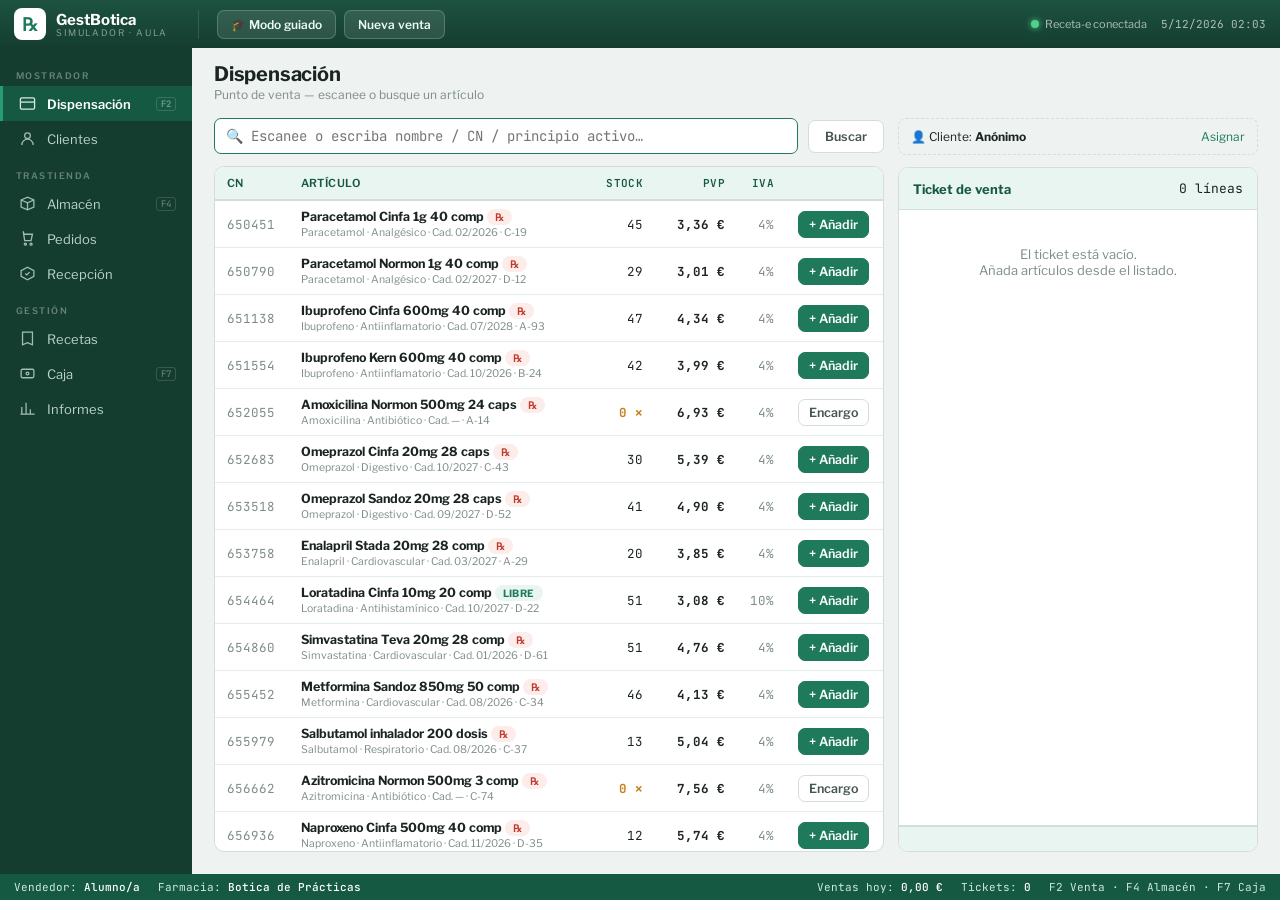
<file: demos/gestbotica-simulador-farmacia/index.html>
<!DOCTYPE html>
<html lang="es">
<head>
<meta charset="UTF-8">
<meta name="viewport" content="width=device-width, initial-scale=1.0">
<title>GestBotica · Simulador de Gestión Farmacéutica</title>
<link rel="preconnect" href="https://fonts.googleapis.com">
<link rel="preconnect" href="https://fonts.gstatic.com" crossorigin>
<link href="https://fonts.googleapis.com/css2?family=Libre+Franklin:wght@400;500;600;700&family=JetBrains+Mono:wght@400;500;700&display=swap" rel="stylesheet">
<style>
:root{
  --green:#1f7a5c;--green-d:#155943;--green-l:#2a9b75;--green-pale:#e9f5f0;
  --bar:#143d30;--bar-l:#1d5240;
  --ink:#1a2420;--ink-soft:#46554e;--ink-dim:#7d8d85;
  --bg:#eef2f0;--panel:#ffffff;--line:#d4ded9;--line-soft:#e6ece9;
  --amber:#c87f1a;--amber-bg:#fdf4e3;
  --red:#c0392b;--red-bg:#fcecea;
  --blue:#2c6f9b;--blue-bg:#eaf2f8;
  --purple:#6b4f9b;--purple-bg:#f0ebf8;
  --hl:#fff7d6;
}
*{box-sizing:border-box;margin:0;padding:0}
html,body{height:100%}
body{font-family:'Libre Franklin',sans-serif;font-size:13px;color:var(--ink);background:var(--bg);
  height:100vh;display:flex;flex-direction:column;overflow:hidden;-webkit-font-smoothing:antialiased}
.mono{font-family:'JetBrains Mono',monospace}

/* TOP BAR (sin menú redundante: marca + estado + acción contextual) */
.topbar{background:linear-gradient(180deg,var(--bar-l),var(--bar));color:#dfeee8;display:flex;align-items:center;
  height:48px;flex:0 0 auto;padding:0 14px;gap:12px;box-shadow:0 1px 0 rgba(0,0,0,.2)}
.brand{display:flex;align-items:center;gap:10px}
.brand .logo{width:32px;height:32px;border-radius:8px;background:#fff;display:grid;place-items:center;color:var(--green);font-weight:700;font-size:18px;font-family:'JetBrains Mono'}
.brand b{font-weight:700;font-size:15px;color:#fff}
.brand span{font-size:9px;letter-spacing:.18em;text-transform:uppercase;color:rgba(255,255,255,.5);display:block;margin-top:-2px}
.topbar .ctx{display:flex;align-items:center;gap:8px;margin-left:18px;padding-left:18px;border-left:1px solid rgba(255,255,255,.12)}
.topbar .right{margin-left:auto;display:flex;align-items:center;gap:14px;font-size:11px;color:rgba(255,255,255,.65)}
.topbar .conn{display:flex;align-items:center;gap:6px}
.topbar .dot{width:8px;height:8px;border-radius:50%;background:#4fd18a;box-shadow:0 0 6px #4fd18a}
.tbtn{font-family:'Libre Franklin';font-weight:600;font-size:12px;padding:6px 13px;border-radius:7px;border:1px solid rgba(255,255,255,.2);
  background:rgba(255,255,255,.1);color:#eafaf3;cursor:pointer;transition:all .15s;display:inline-flex;align-items:center;gap:6px}
.tbtn:hover{background:rgba(255,255,255,.2)}
.tbtn.on{background:#fff;color:var(--green-d)}

.body{flex:1;display:flex;overflow:hidden}
.nav{width:192px;background:var(--bar);flex:0 0 auto;padding:8px 0;overflow-y:auto;display:flex;flex-direction:column}
.nav .grp{font-size:9px;letter-spacing:.16em;text-transform:uppercase;color:rgba(255,255,255,.35);padding:14px 16px 5px;font-weight:600}
.nav .it{display:flex;align-items:center;gap:11px;padding:9px 16px;cursor:pointer;color:#bcd4cb;font-size:13px;border-left:3px solid transparent;transition:all .15s}
.nav .it:hover{background:rgba(255,255,255,.06);color:#fff}
.nav .it.on{background:var(--green-d);border-left-color:var(--green-l);color:#fff;font-weight:600}
.nav .it svg{width:17px;height:17px;flex:0 0 auto;opacity:.85}
.nav .it .kbd{margin-left:auto;font-size:9px;font-family:'JetBrains Mono';color:rgba(255,255,255,.4);border:1px solid rgba(255,255,255,.15);border-radius:3px;padding:0 4px}
.nav .it .bdg{margin-left:auto;font-size:10px;font-weight:700;background:var(--amber);color:#fff;border-radius:99px;padding:0 7px}

.work{flex:1;overflow:hidden;display:flex;flex-direction:column;background:var(--bg)}
.whead{flex:0 0 auto;padding:14px 22px 0}
.wtitle{font-size:20px;font-weight:700;letter-spacing:-.01em}
.wsub{font-size:12px;color:var(--ink-dim);margin-top:1px}
.wbody{flex:1;overflow-y:auto;padding:16px 22px 22px}

.status{height:26px;flex:0 0 auto;background:var(--green-d);color:#cfe9df;display:flex;align-items:center;padding:0 14px;gap:18px;font-size:11px;font-family:'JetBrains Mono'}
.status .sep{margin-left:auto}.status b{color:#fff;font-weight:500}

.panel{background:var(--panel);border:1px solid var(--line);border-radius:10px}
.card{background:var(--panel);border:1px solid var(--line);border-radius:10px;padding:16px}
.btn{font-family:'Libre Franklin';font-weight:600;font-size:12.5px;padding:8px 16px;border-radius:7px;border:1px solid var(--line);background:#fff;color:var(--ink-soft);cursor:pointer;transition:all .15s;display:inline-flex;align-items:center;gap:7px}
.btn:hover{border-color:var(--green);color:var(--green)}
.btn.pri{background:var(--green);color:#fff;border-color:var(--green)}
.btn.pri:hover{background:var(--green-d);color:#fff}
.btn.danger{background:#fff;color:var(--red);border-color:var(--red)}
.btn.danger:hover{background:var(--red);color:#fff}
.btn svg{width:15px;height:15px}
.btn:disabled{opacity:.4;cursor:not-allowed}
.tag{font-size:10px;font-weight:700;letter-spacing:.04em;text-transform:uppercase;padding:2px 8px;border-radius:99px}
.tag.rx{background:var(--red-bg);color:var(--red)}.tag.libre{background:var(--green-pale);color:var(--green)}
.tag.low{background:var(--amber-bg);color:var(--amber)}.tag.ok{background:var(--green-pale);color:var(--green)}
.tag.iva{background:var(--blue-bg);color:var(--blue)}
.tag.exp{background:var(--red-bg);color:var(--red)}.tag.soon{background:var(--amber-bg);color:var(--amber)}

table{width:100%;border-collapse:collapse;font-size:12.5px}
thead th{background:var(--green-pale);color:var(--green-d);text-align:left;padding:9px 12px;font-weight:600;font-size:11px;letter-spacing:.04em;text-transform:uppercase;border-bottom:2px solid var(--line);position:sticky;top:0}
tbody td{padding:8px 12px;border-bottom:1px solid var(--line-soft)}
tbody tr:hover{background:var(--green-pale)}
.num{text-align:right;font-family:'JetBrains Mono'}

input,select{font-family:'Libre Franklin';font-size:13px;padding:8px 11px;border:1px solid var(--line);border-radius:7px;background:#fff;color:var(--ink);outline:none;transition:border .15s}
input:focus,select:focus{border-color:var(--green)}
input.search{font-family:'JetBrains Mono';font-size:14px}

.kpis{display:grid;grid-template-columns:repeat(4,1fr);gap:14px}
.kpi{background:var(--panel);border:1px solid var(--line);border-radius:10px;padding:16px;position:relative;overflow:hidden}
.kpi::before{content:'';position:absolute;left:0;top:0;bottom:0;width:4px}
.kpi.g::before{background:var(--green)}.kpi.a::before{background:var(--amber)}.kpi.b::before{background:var(--blue)}.kpi.r::before{background:var(--red)}
.kpi .lbl{font-size:11px;letter-spacing:.06em;text-transform:uppercase;color:var(--ink-dim);font-weight:600}
.kpi .val{font-size:28px;font-weight:700;font-family:'JetBrains Mono';margin-top:4px;line-height:1}
.kpi .sub{font-size:11px;color:var(--ink-dim);margin-top:4px}

/* POS */
.pos{display:grid;grid-template-columns:1fr 360px;gap:14px;height:100%}
.pos.guided{grid-template-columns:1fr 360px 250px}
.pos-main{display:flex;flex-direction:column;gap:12px;min-height:0}
.pos-search{display:flex;gap:10px;align-items:center}
.pos-search input{flex:1}
.pos-results{flex:1;overflow-y:auto;border:1px solid var(--line);border-radius:10px;background:#fff}
.pos-side{display:flex;flex-direction:column;gap:12px;min-height:0}
.ticket{flex:1;background:#fff;border:1px solid var(--line);border-radius:10px;display:flex;flex-direction:column;overflow:hidden}
.ticket-hd{padding:12px 14px;border-bottom:1px solid var(--line);display:flex;justify-content:space-between;align-items:center;background:var(--green-pale)}
.ticket-hd b{color:var(--green-d);font-size:13px}
.ticket-items{flex:1;overflow-y:auto;padding:6px}
.ti{display:flex;gap:8px;align-items:center;padding:8px;border-radius:7px;border:1px solid var(--line-soft);margin-bottom:5px}
.ti.rxline{border-left:3px solid var(--red)}
.ti .n{flex:1;min-width:0}.ti .n b{font-size:12px;display:block;white-space:nowrap;overflow:hidden;text-overflow:ellipsis}
.ti .n span{font-size:10.5px;color:var(--ink-dim);font-family:'JetBrains Mono'}
.ti .qty{display:flex;align-items:center;gap:4px}
.ti .qty button{width:22px;height:22px;border:1px solid var(--line);background:#fff;border-radius:5px;cursor:pointer;font-weight:700;color:var(--green)}
.ti .price{font-family:'JetBrains Mono';font-weight:600;font-size:12.5px;min-width:54px;text-align:right}
.ti .del{cursor:pointer;color:var(--ink-dim);font-size:16px;padding:0 2px}.ti .del:hover{color:var(--red)}
.ticket-foot{border-top:2px solid var(--line);padding:12px 14px;background:var(--green-pale)}
.tline{display:flex;justify-content:space-between;font-size:12px;margin-bottom:3px;color:var(--ink-soft)}
.tline.total{font-size:20px;font-weight:700;color:var(--green-d);font-family:'JetBrains Mono';margin-top:6px;padding-top:8px;border-top:1px dashed var(--line)}
.empty-ticket{flex:1;display:grid;place-items:center;color:var(--ink-dim);font-size:13px;text-align:center;padding:30px}
.cust-box{padding:10px 12px;border:1px dashed var(--line);border-radius:8px;font-size:12px;display:flex;justify-content:space-between;align-items:center;cursor:pointer}
.cust-box.set{border-style:solid;border-color:var(--green);background:var(--green-pale)}

/* Guided panel */
.guide{background:#fff;border:1px solid var(--purple);border-radius:10px;display:flex;flex-direction:column;overflow:hidden}
.guide-hd{background:var(--purple);color:#fff;padding:11px 14px;font-weight:700;font-size:13px;display:flex;justify-content:space-between;align-items:center}
.guide-hd .x{cursor:pointer;opacity:.8}
.guide-bd{padding:12px;overflow-y:auto}
.gstep{display:flex;gap:10px;padding:9px;border-radius:8px;margin-bottom:6px;font-size:12px;background:var(--bg);border:1px solid var(--line-soft)}
.gstep.done{background:var(--green-pale);border-color:var(--green-l)}
.gstep.cur{background:var(--purple-bg);border-color:var(--purple)}
.gstep .chk{width:20px;height:20px;border-radius:50%;border:2px solid var(--ink-dim);flex:0 0 auto;display:grid;place-items:center;font-size:12px;font-weight:700}
.gstep.done .chk{background:var(--green);border-color:var(--green);color:#fff}
.gstep.cur .chk{border-color:var(--purple);color:var(--purple)}

/* MODAL */
.modal-ov{position:fixed;inset:0;background:rgba(20,40,30,.45);z-index:100;display:none;align-items:center;justify-content:center;padding:20px}
.modal-ov.show{display:flex}
.modal{background:#fff;border-radius:14px;max-width:520px;width:100%;box-shadow:0 20px 60px rgba(0,0,0,.3);overflow:hidden;animation:mIn .25s ease;max-height:90vh;display:flex;flex-direction:column}
@keyframes mIn{from{opacity:0;transform:scale(.96) translateY(10px)}to{opacity:1;transform:none}}
.modal-hd{background:var(--green);color:#fff;padding:16px 20px;font-size:16px;font-weight:700;flex:0 0 auto}
.modal-hd.purple{background:var(--purple)}.modal-hd.amber{background:var(--amber)}
.modal-bd{padding:20px;overflow-y:auto}
.modal-ft{padding:14px 20px;border-top:1px solid var(--line);display:flex;justify-content:flex-end;gap:10px;background:var(--bg);flex:0 0 auto}
.pay-grid{display:grid;grid-template-columns:1fr 1fr;gap:10px;margin-top:8px}
.pay-opt{padding:14px;border:2px solid var(--line);border-radius:10px;cursor:pointer;text-align:center;transition:all .15s}
.pay-opt:hover{border-color:var(--green)}.pay-opt.on{border-color:var(--green);background:var(--green-pale)}
.pay-opt .ic{font-size:22px}.pay-opt .l{font-weight:600;font-size:12px;margin-top:4px}
.field{margin-bottom:12px}.field label{display:block;font-size:11px;font-weight:600;color:var(--ink-soft);margin-bottom:4px;letter-spacing:.03em;text-transform:uppercase}
.field input,.field select{width:100%}
.toast{position:fixed;bottom:40px;left:50%;transform:translateX(-50%) translateY(80px);background:var(--green-d);color:#fff;padding:13px 24px;border-radius:10px;font-size:13px;font-weight:600;z-index:200;opacity:0;transition:all .3s;box-shadow:0 10px 30px rgba(0,0,0,.25)}
.toast.show{transform:translateX(-50%) translateY(0);opacity:1}
.toast.err{background:var(--red)}.toast.warn{background:var(--amber)}
.filters{display:flex;gap:10px;margin-bottom:14px;align-items:center;flex-wrap:wrap}
.filters input,.filters select{font-size:12.5px;padding:7px 10px}
.hint{font-size:11px;color:var(--ink-dim);background:var(--blue-bg);border:1px solid #cfe0ee;border-radius:8px;padding:10px 12px;margin-bottom:14px;display:flex;gap:8px;align-items:flex-start}
.hint svg{width:16px;height:16px;flex:0 0 auto;color:var(--blue);margin-top:1px}
.grid2{display:grid;grid-template-columns:1fr 1fr;gap:14px}
.scrollbox{max-height:calc(100vh - 240px);overflow-y:auto;border:1px solid var(--line);border-radius:10px;background:#fff}
.cotejo-rx{border:1px solid var(--line);border-radius:9px;padding:11px;margin-bottom:8px;display:flex;align-items:center;gap:10px}
.cotejo-rx.sel{border-color:var(--green);background:var(--green-pale)}
.cotejo-rx .ck{width:20px;height:20px;border-radius:5px;border:2px solid var(--line);flex:0 0 auto;display:grid;place-items:center;color:#fff}
.cotejo-rx.sel .ck{background:var(--green);border-color:var(--green)}
.lot-row{display:flex;justify-content:space-between;font-size:11px;font-family:'JetBrains Mono';padding:3px 0;color:var(--ink-soft)}
.subst{background:var(--amber-bg);border:1px solid var(--amber);border-radius:8px;padding:10px;margin-top:8px;font-size:12px}
</style>
</head>
<body>

<div class="topbar">
  <div class="brand"><div class="logo">℞</div><div><b>GestBotica</b><span>Simulador · Aula</span></div></div>
  <div class="ctx" id="ctxActions"></div>
  <div class="right">
    <span class="conn"><span class="dot"></span> Receta-e conectada</span>
    <span id="clock" class="mono"></span>
  </div>
</div>

<div class="body">
  <nav class="nav">
    <div class="grp">Mostrador</div>
    <div class="it on" data-m="pos" onclick="nav('pos')"><svg viewBox="0 0 24 24" fill="none" stroke="currentColor" stroke-width="1.8"><rect x="2" y="4" width="20" height="16" rx="2"/><path d="M2 10h20"/></svg> Dispensación <span class="kbd">F2</span></div>
    <div class="it" data-m="clientes" onclick="nav('clientes')"><svg viewBox="0 0 24 24" fill="none" stroke="currentColor" stroke-width="1.8"><circle cx="12" cy="8" r="4"/><path d="M4 21a8 8 0 0116 0"/></svg> Clientes</div>
    <div class="grp">Trastienda</div>
    <div class="it" data-m="almacen" onclick="nav('almacen')"><svg viewBox="0 0 24 24" fill="none" stroke="currentColor" stroke-width="1.8"><path d="M3 7l9-4 9 4v10l-9 4-9-4z"/><path d="M3 7l9 4 9-4M12 11v10"/></svg> Almacén <span class="kbd">F4</span></div>
    <div class="it" data-m="pedidos" onclick="nav('pedidos')"><svg viewBox="0 0 24 24" fill="none" stroke="currentColor" stroke-width="1.8"><path d="M6 2l1 4h12l-2 9H8L6 2z"/><circle cx="9" cy="20" r="1.5"/><circle cx="17" cy="20" r="1.5"/></svg> Pedidos <span class="bdg" id="encBadge" style="display:none"></span></div>
    <div class="it" data-m="recepcion" onclick="nav('recepcion')"><svg viewBox="0 0 24 24" fill="none" stroke="currentColor" stroke-width="1.8"><path d="M21 16V8l-9-5-9 5v8l9 5z"/><path d="M9 12l2 2 4-4"/></svg> Recepción <span class="bdg" id="recBadge" style="display:none"></span></div>
    <div class="grp">Gestión</div>
    <div class="it" data-m="recetas" onclick="nav('recetas')"><svg viewBox="0 0 24 24" fill="none" stroke="currentColor" stroke-width="1.8"><path d="M5 3h14v18l-7-3-7 3z"/></svg> Recetas</div>
    <div class="it" data-m="caja" onclick="nav('caja')"><svg viewBox="0 0 24 24" fill="none" stroke="currentColor" stroke-width="1.8"><rect x="3" y="6" width="18" height="12" rx="2"/><circle cx="12" cy="12" r="2"/></svg> Caja <span class="kbd">F7</span></div>
    <div class="it" data-m="informes" onclick="nav('informes')"><svg viewBox="0 0 24 24" fill="none" stroke="currentColor" stroke-width="1.8"><path d="M4 20V10M10 20V4M16 20v-7M22 20H2"/></svg> Informes</div>
  </nav>

  <div class="work">
    <div class="whead"><div class="wtitle" id="wtitle">Dispensación</div><div class="wsub" id="wsub">Punto de venta</div></div>
    <div class="wbody" id="wbody"></div>
  </div>
</div>

<div class="status">
  <span>Vendedor: <b>Alumno/a</b></span><span>Farmacia: <b>Botica de Prácticas</b></span>
  <span class="sep">Ventas hoy: <b id="stSales">0,00 €</b></span><span>Tickets: <b id="stTickets">0</b></span>
  <span>F2 Venta · F4 Almacén · F7 Caja</span>
</div>

<div class="modal-ov" id="modalOv"><div class="modal" id="modal"></div></div>
<div class="toast" id="toast"></div>

<script>
const DB = {"meds": [{"cn": "650451", "name": "Paracetamol Cinfa 1g 40 comp", "lab": "Normon", "cat": "Analgésico", "pa": "Paracetamol", "pvp": 3.36, "cost": 2.4, "iva": 4, "min": 7, "rx": true, "loc": "C-19", "lots": [{"lote": "L9779", "exp": "02/2026", "qty": 45}]}, {"cn": "650790", "name": "Paracetamol Normon 1g 40 comp", "lab": "Normon", "cat": "Analgésico", "pa": "Paracetamol", "pvp": 3.01, "cost": 2.15, "iva": 4, "min": 5, "rx": true, "loc": "D-12", "lots": [{"lote": "L4943", "exp": "02/2027", "qty": 29}]}, {"cn": "651138", "name": "Ibuprofeno Cinfa 600mg 40 comp", "lab": "Sandoz", "cat": "Antiinflamatorio", "pa": "Ibuprofeno", "pvp": 4.34, "cost": 3.1, "iva": 4, "min": 14, "rx": true, "loc": "A-93", "lots": [{"lote": "L1812", "exp": "07/2028", "qty": 47}]}, {"cn": "651554", "name": "Ibuprofeno Kern 600mg 40 comp", "lab": "Esteve", "cat": "Antiinflamatorio", "pa": "Ibuprofeno", "pvp": 3.99, "cost": 2.85, "iva": 4, "min": 11, "rx": true, "loc": "B-24", "lots": [{"lote": "L6054", "exp": "10/2026", "qty": 42}]}, {"cn": "652055", "name": "Amoxicilina Normon 500mg 24 caps", "lab": "Esteve", "cat": "Antibiótico", "pa": "Amoxicilina", "pvp": 6.93, "cost": 4.95, "iva": 4, "min": 6, "rx": true, "loc": "A-14", "lots": []}, {"cn": "652683", "name": "Omeprazol Cinfa 20mg 28 caps", "lab": "Stada", "cat": "Digestivo", "pa": "Omeprazol", "pvp": 5.39, "cost": 3.85, "iva": 4, "min": 13, "rx": true, "loc": "C-43", "lots": [{"lote": "L8424", "exp": "10/2027", "qty": 30}]}, {"cn": "653518", "name": "Omeprazol Sandoz 20mg 28 caps", "lab": "Stada", "cat": "Digestivo", "pa": "Omeprazol", "pvp": 4.9, "cost": 3.5, "iva": 4, "min": 8, "rx": true, "loc": "D-52", "lots": [{"lote": "L9111", "exp": "09/2027", "qty": 41}]}, {"cn": "653758", "name": "Enalapril Stada 20mg 28 comp", "lab": "Bayer", "cat": "Cardiovascular", "pa": "Enalapril", "pvp": 3.85, "cost": 2.75, "iva": 4, "min": 13, "rx": true, "loc": "A-29", "lots": [{"lote": "L9011", "exp": "03/2027", "qty": 20}]}, {"cn": "654464", "name": "Loratadina Cinfa 10mg 20 comp", "lab": "Ratiopharm", "cat": "Antihistamínico", "pa": "Loratadina", "pvp": 3.08, "cost": 2.2, "iva": 10, "min": 10, "rx": false, "loc": "D-22", "lots": [{"lote": "L9137", "exp": "10/2027", "qty": 51}]}, {"cn": "654860", "name": "Simvastatina Teva 20mg 28 comp", "lab": "Teva", "cat": "Cardiovascular", "pa": "Simvastatina", "pvp": 4.76, "cost": 3.4, "iva": 4, "min": 12, "rx": true, "loc": "D-61", "lots": [{"lote": "L6072", "exp": "01/2026", "qty": 25}, {"lote": "L8301", "exp": "11/2028", "qty": 26}]}, {"cn": "655452", "name": "Metformina Sandoz 850mg 50 comp", "lab": "Sandoz", "cat": "Cardiovascular", "pa": "Metformina", "pvp": 4.13, "cost": 2.95, "iva": 4, "min": 10, "rx": true, "loc": "C-34", "lots": [{"lote": "L1965", "exp": "08/2026", "qty": 46}]}, {"cn": "655979", "name": "Salbutamol inhalador 200 dosis", "lab": "Esteve", "cat": "Respiratorio", "pa": "Salbutamol", "pvp": 5.04, "cost": 3.6, "iva": 4, "min": 11, "rx": true, "loc": "C-37", "lots": [{"lote": "L7580", "exp": "08/2026", "qty": 13}]}, {"cn": "656662", "name": "Azitromicina Normon 500mg 3 comp", "lab": "Bayer", "cat": "Antibiótico", "pa": "Azitromicina", "pvp": 7.56, "cost": 5.4, "iva": 4, "min": 9, "rx": true, "loc": "C-74", "lots": []}, {"cn": "656936", "name": "Naproxeno Cinfa 500mg 40 comp", "lab": "Cinfa", "cat": "Antiinflamatorio", "pa": "Naproxeno", "pvp": 5.74, "cost": 4.1, "iva": 4, "min": 6, "rx": true, "loc": "D-35", "lots": [{"lote": "L4822", "exp": "11/2026", "qty": 12}]}, {"cn": "657344", "name": "Cetirizina Stada 10mg 20 comp", "lab": "Kern Pharma", "cat": "Antihistamínico", "pa": "Cetirizina", "pvp": 3.22, "cost": 2.3, "iva": 10, "min": 5, "rx": false, "loc": "A-89", "lots": [{"lote": "L6220", "exp": "06/2028", "qty": 28}]}, {"cn": "657865", "name": "Atorvastatina Kern 40mg 28 comp", "lab": "Cinfa", "cat": "Cardiovascular", "pa": "Atorvastatina", "pvp": 5.88, "cost": 4.2, "iva": 4, "min": 11, "rx": true, "loc": "B-24", "lots": [{"lote": "L7560", "exp": "08/2026", "qty": 33}]}, {"cn": "658436", "name": "Dexketoprofeno Cinfa 25mg 20 comp", "lab": "Cinfa", "cat": "Analgésico", "pa": "Dexketoprofeno", "pvp": 4.55, "cost": 3.25, "iva": 10, "min": 7, "rx": false, "loc": "B-92", "lots": [{"lote": "L2677", "exp": "01/2028", "qty": 25}]}, {"cn": "658928", "name": "Fluticasona spray nasal", "lab": "Kern Pharma", "cat": "Respiratorio", "pa": "Fluticasona", "pvp": 7.14, "cost": 5.1, "iva": 4, "min": 14, "rx": true, "loc": "C-66", "lots": [{"lote": "L7164", "exp": "10/2026", "qty": 15}]}, {"cn": "659533", "name": "Furosemida Normon 40mg 30 comp", "lab": "Teva", "cat": "Cardiovascular", "pa": "Furosemida", "pvp": 2.45, "cost": 1.75, "iva": 4, "min": 6, "rx": true, "loc": "A-32", "lots": [{"lote": "L8927", "exp": "08/2027", "qty": 34}]}, {"cn": "660003", "name": "Ácido fólico Sandoz 5mg 30 comp", "lab": "Sandoz", "cat": "Vitaminas", "pa": "Ácido fólico", "pvp": 2.94, "cost": 2.1, "iva": 4, "min": 9, "rx": true, "loc": "C-39", "lots": [{"lote": "L1378", "exp": "09/2026", "qty": 50}]}, {"cn": "660150", "name": "Ibuprofeno Cinfa 400mg 30 comp", "lab": "Esteve", "cat": "Antiinflamatorio", "pa": "Ibuprofeno", "pvp": 3.36, "cost": 2.4, "iva": 10, "min": 13, "rx": false, "loc": "C-36", "lots": [{"lote": "L5278", "exp": "12/2026", "qty": 51}]}, {"cn": "660498", "name": "Paracetamol Cinfa 650mg 20 comp", "lab": "Bayer", "cat": "Analgésico", "pa": "Paracetamol", "pvp": 2.52, "cost": 1.8, "iva": 10, "min": 13, "rx": false, "loc": "B-49", "lots": [{"lote": "L4654", "exp": "11/2027", "qty": 21}, {"lote": "L4922", "exp": "04/2028", "qty": 21}]}, {"cn": "661122", "name": "Complejo Vitamínico B 30 comp", "lab": "Almirall", "cat": "Vitaminas", "pa": "Vitaminas B", "pvp": 9.66, "cost": 6.9, "iva": 21, "min": 10, "rx": false, "loc": "C-62", "lots": [{"lote": "L8737", "exp": "05/2026", "qty": 4}, {"lote": "L6640", "exp": "04/2027", "qty": 4}]}, {"cn": "661467", "name": "Vitamina D3 2000UI 60 caps", "lab": "Almirall", "cat": "Vitaminas", "pa": "Colecalciferol", "pvp": 11.9, "cost": 8.5, "iva": 21, "min": 6, "rx": false, "loc": "A-86", "lots": [{"lote": "L4348", "exp": "06/2026", "qty": 33}]}, {"cn": "662245", "name": "Crema hidratante facial 200ml", "lab": "Mylan", "cat": "Dermatológico", "pa": "Cosmético", "pvp": 10.15, "cost": 7.25, "iva": 21, "min": 6, "rx": false, "loc": "C-27", "lots": [{"lote": "L4265", "exp": "12/2027", "qty": 5}, {"lote": "L8109", "exp": "03/2027", "qty": 5}]}, {"cn": "662839", "name": "Gel hidroalcohólico 500ml", "lab": "Mylan", "cat": "Higiene", "pa": "Antiséptico", "pvp": 5.53, "cost": 3.95, "iva": 21, "min": 11, "rx": false, "loc": "B-86", "lots": [{"lote": "L3081", "exp": "03/2026", "qty": 6}, {"lote": "L8624", "exp": "03/2026", "qty": 7}]}, {"cn": "663118", "name": "Suero fisiológico 5ml 30 amp", "lab": "Bayer", "cat": "Higiene", "pa": "Cloruro sódico", "pvp": 3.99, "cost": 2.85, "iva": 21, "min": 13, "rx": false, "loc": "B-41", "lots": [{"lote": "L2683", "exp": "01/2026", "qty": 9}, {"lote": "L3281", "exp": "12/2028", "qty": 9}]}, {"cn": "663495", "name": "Jarabe para la tos 200ml", "lab": "Teva", "cat": "Respiratorio", "pa": "Dextrometorfano", "pvp": 7.84, "cost": 5.6, "iva": 10, "min": 8, "rx": false, "loc": "D-31", "lots": [{"lote": "L6341", "exp": "10/2026", "qty": 37}]}, {"cn": "664372", "name": "Probióticos 30 caps", "lab": "Esteve", "cat": "Digestivo", "pa": "Probióticos", "pvp": 15.96, "cost": 11.4, "iva": 10, "min": 10, "rx": false, "loc": "B-93", "lots": [{"lote": "L7891", "exp": "09/2028", "qty": 49}]}, {"cn": "665028", "name": "Omega 3 90 perlas", "lab": "Kern Pharma", "cat": "Vitaminas", "pa": "Omega 3", "pvp": 20.86, "cost": 14.9, "iva": 21, "min": 13, "rx": false, "loc": "B-38", "lots": [{"lote": "L1064", "exp": "10/2026", "qty": 38}]}, {"cn": "665781", "name": "Protector solar SPF50 100ml", "lab": "Normon", "cat": "Dermatológico", "pa": "Cosmético", "pvp": 17.5, "cost": 12.5, "iva": 21, "min": 6, "rx": false, "loc": "A-44", "lots": [{"lote": "L9492", "exp": "11/2027", "qty": 3}, {"lote": "L8905", "exp": "09/2028", "qty": 3}]}, {"cn": "666184", "name": "Termómetro digital", "lab": "Normon", "cat": "Higiene", "pa": "Dispositivo", "pvp": 9.1, "cost": 6.5, "iva": 21, "min": 5, "rx": false, "loc": "D-69", "lots": [{"lote": "L1456", "exp": "09/2027", "qty": 34}]}, {"cn": "666924", "name": "Tiras reactivas glucosa 50u", "lab": "Esteve", "cat": "Cardiovascular", "pa": "Dispositivo", "pvp": 18.48, "cost": 13.2, "iva": 21, "min": 13, "rx": false, "loc": "D-94", "lots": [{"lote": "L9325", "exp": "08/2027", "qty": 54}]}, {"cn": "667759", "name": "Colirio hidratante 10ml", "lab": "Bayer", "cat": "Dermatológico", "pa": "Hipromelosa", "pvp": 6.16, "cost": 4.4, "iva": 21, "min": 13, "rx": false, "loc": "A-78", "lots": [{"lote": "L3246", "exp": "08/2026", "qty": 45}]}, {"cn": "668202", "name": "Pasta dental encías 75ml", "lab": "Mylan", "cat": "Higiene", "pa": "Cosmético", "pvp": 5.74, "cost": 4.1, "iva": 21, "min": 6, "rx": false, "loc": "C-35", "lots": [{"lote": "L4484", "exp": "02/2027", "qty": 9}, {"lote": "L3530", "exp": "02/2027", "qty": 9}]}, {"cn": "668462", "name": "Champú anticaspa 250ml", "lab": "Mylan", "cat": "Higiene", "pa": "Cosmético", "pvp": 7.42, "cost": 5.3, "iva": 21, "min": 12, "rx": false, "loc": "B-37", "lots": [{"lote": "L3667", "exp": "08/2027", "qty": 15}]}, {"cn": "669109", "name": "Melatonina 1.9mg 60 comp", "lab": "Normon", "cat": "Vitaminas", "pa": "Melatonina", "pvp": 13.72, "cost": 9.8, "iva": 21, "min": 11, "rx": false, "loc": "C-16", "lots": [{"lote": "L6218", "exp": "06/2026", "qty": 34}]}, {"cn": "669796", "name": "Lorazepam Normon 1mg 25 comp", "lab": "Esteve", "cat": "Cardiovascular", "pa": "Lorazepam", "pvp": 2.59, "cost": 1.85, "iva": 4, "min": 12, "rx": true, "loc": "C-92", "lots": [{"lote": "L6431", "exp": "07/2026", "qty": 54}]}], "clients": [{"id": "C001", "name": "María García López", "dni": "12345678A", "phone": "611223344", "points": 120, "debt": 0, "rx": "SAS"}, {"id": "C002", "name": "José Martínez Ruiz", "dni": "23456789B", "phone": "622334455", "points": 45, "debt": 12.5, "rx": "SAS"}, {"id": "C003", "name": "Carmen Fernández Gil", "dni": "34567890C", "phone": "633445566", "points": 310, "debt": 0, "rx": "Privada"}, {"id": "C004", "name": "Antonio Sánchez Mora", "dni": "45678901D", "phone": "644556677", "points": 0, "debt": 0, "rx": "SAS"}, {"id": "C005", "name": "Residencia Los Olivos", "dni": "B12345678", "phone": "655667788", "points": 0, "debt": 340.2, "rx": "Residencia"}, {"id": "C006", "name": "Lucía Romero Díaz", "dni": "56789012E", "phone": "666778899", "points": 78, "debt": 0, "rx": "SAS"}], "providers": [{"id": "P01", "name": "Cofarsur Distribución", "type": "Cooperativa"}, {"id": "P02", "name": "Faredis", "type": "Cooperativa"}, {"id": "P03", "name": "Mayorista Levante", "type": "Mayorista"}], "interactions": [["Ibuprofeno", "Enalapril"], ["Naproxeno", "Furosemida"], ["Lorazepam", "Dextrometorfano"]]};
let meds=JSON.parse(JSON.stringify(DB.meds));
let clients=JSON.parse(JSON.stringify(DB.clients));
/* Enriquecer fichas con datos de perfil e historial (demo) */
const _cliExtra={
  C001:{birth:'14/03/1958',addr:'C/ Mayor 12, 2ºA',alergias:'Penicilina',cronicos:['Omeprazol','Enalapril'],pensionista:true},
  C002:{birth:'02/11/1979',addr:'Av. del Parque 8',alergias:'—',cronicos:['Simvastatina'],pensionista:false},
  C003:{birth:'25/06/1990',addr:'C/ Sol 3, 1ºB',alergias:'AINE',cronicos:[],pensionista:false},
  C004:{birth:'30/01/1965',addr:'Plaza España 1',alergias:'—',cronicos:['Metformina'],pensionista:false},
  C005:{birth:'—',addr:'Ctra. Vieja s/n',alergias:'—',cronicos:[],pensionista:false},
  C006:{birth:'18/09/1995',addr:'C/ Luna 22',alergias:'—',cronicos:[],pensionista:false},
};
clients.forEach(c=>{const e=_cliExtra[c.id]||{};c.birth=e.birth||'—';c.addr=e.addr||'—';c.alergias=e.alergias||'—';c.cronicos=e.cronicos||[];c.pensionista=!!e.pensionista;c.history=[];});
let providers=DB.providers, interactions=DB.interactions;
let ticket=[], curClient=null;
let salesToday=0, ticketsToday=0, cashSales=0, cardSales=0, salesLog=[];
let pendingOrders=[], encargos=[];
let rxBlock={id:'BL-2026-001',org:'SAS (electrónica)',recetas:142,importe:1840.50};
let rxDispensedToday=[];
let curModule='pos', guided=false, guideSteps=[];

const $=id=>document.getElementById(id);
const eur=n=>n.toLocaleString('es-ES',{minimumFractionDigits:2,maximumFractionDigits:2})+' €';
function toast(m,t){const x=$('toast');x.textContent=m;x.className='toast show'+(t?' '+t:'');setTimeout(()=>x.className='toast',2400);}

/* DATE HELPERS — un solo criterio en toda la app. Hoy simulado = 06/2026 */
const TODAY={mo:6,y:2026};
function expMonths(exp){const[mo,y]=exp.split('/').map(Number);return (y-TODAY.y)*12+(mo-TODAY.mo);}
function isExpired(exp){return expMonths(exp)<0;}
function isSoon(exp){const m=expMonths(exp);return m>=0&&m<=6;}
function stockOf(m){return m.lots.reduce((s,l)=>s+l.qty,0);}
function earliestExp(m){if(!m.lots.length)return '—';return m.lots.slice().sort((a,b)=>expMonths(a.exp)-expMonths(b.exp))[0].exp;}
function medFlag(m){const st=stockOf(m);if(m.lots.some(l=>isExpired(l.exp)))return 'exp';if(st<=m.min)return 'low';if(m.lots.some(l=>isSoon(l.exp)))return 'soon';return 'ok';}
/* Consumir stock FEFO (primero el que antes caduca) */
function consume(m,qty){const ls=m.lots.slice().sort((a,b)=>expMonths(a.exp)-expMonths(b.exp));let rem=qty;for(const l of ls){const take=Math.min(l.qty,rem);l.qty-=take;rem-=take;if(rem<=0)break;}m.lots=m.lots.filter(l=>l.qty>0);}
function addLot(m,lote,exp,qty){const ex=m.lots.find(l=>l.lote===lote&&l.exp===exp);if(ex)ex.qty+=qty;else m.lots.push({lote,exp,qty});}

function tick(){const d=new Date();$('clock').textContent=d.toLocaleDateString('es-ES')+' '+d.toLocaleTimeString('es-ES',{hour:'2-digit',minute:'2-digit'});}
tick();setInterval(tick,30000);

const TITLES={pos:['Dispensación','Punto de venta — escanee o busque un artículo'],clientes:['Clientes','Fichas, fidelización e historial'],
 almacen:['Almacén','Control de stock, lotes y caducidades'],pedidos:['Pedidos','Propuestas automáticas, encargos y envío'],
 recepcion:['Recepción de mercancía','Cotejo de albarán y entrada de lotes'],recetas:['Recetas','Bloques, dispensación electrónica y facturación'],
 caja:['Caja','Arqueo, cierre y devoluciones'],informes:['Informes','Cuadro de mando y análisis']};

function nav(m){curModule=m;
  document.querySelectorAll('.nav .it').forEach(e=>e.classList.toggle('on',e.dataset.m===m));
  $('wtitle').textContent=TITLES[m][0];$('wsub').textContent=TITLES[m][1];
  renderCtx();updBadges();
  ({pos:renderPOS,clientes:renderClientes,almacen:renderAlmacen,pedidos:renderPedidos,recepcion:renderRecepcion,recetas:renderRecetas,caja:renderCaja,informes:renderInformes}[m])();
}
function updBadges(){const r=$('recBadge'),e=$('encBadge');
  if(pendingOrders.length){r.style.display='';r.textContent=pendingOrders.length;}else r.style.display='none';
  if(encargos.filter(x=>!x.done).length){e.style.display='';e.textContent=encargos.filter(x=>!x.done).length;}else e.style.display='none';}

/* Acción contextual en la barra superior (sustituye al menú redundante) */
function renderCtx(){
  const c=$('ctxActions');
  if(curModule==='pos'){c.innerHTML=`<button class="tbtn ${guided?'on':''}" onclick="toggleGuide()">🎓 Modo guiado</button><button class="tbtn" onclick="clearTicket()">Nueva venta</button>`;}
  else if(curModule==='clientes'){c.innerHTML=`<button class="tbtn" onclick="openNewClient()">+ Nuevo cliente</button>`;}
  else if(curModule==='almacen'){c.innerHTML=`<button class="tbtn" onclick="nav('pedidos')">Generar reposición</button>`;}
  else if(curModule==='pedidos'){c.innerHTML=`<button class="tbtn" onclick="nav('recepcion')">Ir a recepción</button>`;}
  else c.innerHTML='';
}

/* ════════════ POS ════════════ */
let posQuery='';
function renderPOS(){
  $('wbody').innerHTML=`
    <div class="pos ${guided?'guided':''}">
      <div class="pos-main">
        <div class="pos-search">
          <input class="search" id="posSearch" placeholder="🔍 Escanee o escriba nombre / CN / principio activo…" autocomplete="off" value="${posQuery}">
          <button class="btn" onclick="document.getElementById('posSearch').focus()">Buscar</button>
        </div>
        <div class="pos-results panel" id="posResults"></div>
      </div>
      <div class="pos-side">
        <div class="cust-box ${curClient?'set':''}" id="custBox" onclick="openClientPicker()">
          ${curClient?`<span>👤 <b>${curClient.name}</b> · ${curClient.points} pts · ${curClient.rx}</span><span style="color:var(--green)">Cambiar</span>`:'<span>👤 Cliente: <b>Anónimo</b></span><span style="color:var(--green)">Asignar</span>'}
        </div>
        <div class="ticket">
          <div class="ticket-hd"><b>Ticket de venta</b><span class="mono" id="ticketCount">0 líneas</span></div>
          <div class="ticket-items" id="ticketItems"></div>
          <div class="ticket-foot" id="ticketFoot"></div>
        </div>
      </div>
      ${guided?`<div class="guide"><div class="guide-hd"><span>🎓 Caso práctico</span><span class="x" onclick="toggleGuide()">✕</span></div><div class="guide-bd" id="guideBody"></div></div>`:''}
    </div>`;
  const inp=$('posSearch');inp.addEventListener('input',e=>{posQuery=e.target.value;renderResults();});inp.focus();
  renderResults();renderTicket();if(guided)renderGuide();
}
function renderResults(){
  const q=posQuery.trim().toLowerCase();
  let list=meds;
  if(q)list=meds.filter(m=>m.name.toLowerCase().includes(q)||m.cn.includes(q)||m.cat.toLowerCase().includes(q)||m.lab.toLowerCase().includes(q)||m.pa.toLowerCase().includes(q));
  list=list.slice(0,40);
  $('posResults').innerHTML=`<table><thead><tr><th>CN</th><th>Artículo</th><th class="num">Stock</th><th class="num">PVP</th><th class="num">IVA</th><th></th></tr></thead>
    <tbody>${list.map(m=>{const st=stockOf(m);return`<tr>
      <td class="mono" style="color:var(--ink-dim)">${m.cn}</td>
      <td><b>${m.name}</b> ${m.rx?'<span class="tag rx">℞</span>':'<span class="tag libre">Libre</span>'}<br><span style="font-size:10.5px;color:var(--ink-dim)">${m.pa} · ${m.cat} · Cad. ${earliestExp(m)} · ${m.loc}</span></td>
      <td class="num" style="${st<=m.min?'color:var(--amber);font-weight:700':''}">${st}${st<=m.min?(st===0?' ✕':' ⚠'):''}</td>
      <td class="num"><b>${eur(m.pvp)}</b></td>
      <td class="num" style="color:var(--ink-dim)">${m.iva}%</td>
      <td>${st>0?`<button class="btn pri" style="padding:5px 10px" onclick="addToTicket('${m.cn}')">+ Añadir</button>`:`<button class="btn" style="padding:5px 10px" onclick="openEncargo('${m.cn}')">Encargo</button>`}</td>
    </tr>`;}).join('')||'<tr><td colspan="6" style="text-align:center;color:var(--ink-dim);padding:30px">Sin resultados</td></tr>'}</tbody></table>`;
}
function addToTicket(cn){
  const m=meds.find(x=>x.cn===cn);const st=stockOf(m);
  if(st<=0){openEncargo(cn);return;}
  // Interacción
  const inter=interactions.find(p=>p.includes(m.pa)&&ticket.some(t=>{const tm=meds.find(x=>x.cn===t.cn);return p.includes(tm.pa)&&tm.pa!==m.pa;}));
  if(inter){toast('⚠ Posible interacción: '+inter.join(' + '),'warn');}
  const ex=ticket.find(t=>t.cn===cn);
  if(ex){if(ex.qty>=st){toast('No hay más stock','err');return;}ex.qty++;}
  else ticket.push({cn,name:m.name,pvp:m.pvp,iva:m.iva,qty:1,rx:m.rx,pa:m.pa});
  // Sugerir sustitución por genérico más barato
  const alts=meds.filter(x=>x.pa===m.pa&&x.cn!==m.cn&&stockOf(x)>0&&x.pvp<m.pvp);
  renderTicket();
  if(alts.length&&!ex){const cheap=alts.sort((a,b)=>a.pvp-b.pvp)[0];suggestSubst(cn,cheap.cn,m.pvp-cheap.pvp);}
  if(guided)checkGuide();
}
function suggestSubst(curCn,altCn,saving){
  const alt=meds.find(x=>x.cn===altCn);
  const box=document.createElement('div');
  const foot=$('ticketFoot');if(!foot)return;
  const d=document.createElement('div');d.className='subst';
  d.innerHTML=`💊 <b>${alt.pa}</b>: existe equivalente más económico <b>${alt.name}</b> (ahorro ${eur(saving)}). <a style="color:var(--green);cursor:pointer;font-weight:600" onclick="doSubst('${curCn}','${altCn}')">Sustituir</a>`;
  foot.prepend(d);setTimeout(()=>{if(d.parentNode)d.remove();},6000);
}
function doSubst(curCn,altCn){const t=ticket.find(x=>x.cn===curCn);if(!t)return;const alt=meds.find(x=>x.cn===altCn);const q=t.qty;ticket=ticket.filter(x=>x.cn!==curCn);const ex=ticket.find(x=>x.cn===altCn);if(ex)ex.qty+=q;else ticket.push({cn:altCn,name:alt.name,pvp:alt.pvp,iva:alt.iva,qty:q,rx:alt.rx,pa:alt.pa});renderTicket();toast('✓ Sustituido por '+alt.name);}
function chgQty(cn,d){const t=ticket.find(x=>x.cn===cn);const m=meds.find(x=>x.cn===cn);t.qty+=d;if(t.qty<=0)ticket=ticket.filter(x=>x.cn!==cn);else if(t.qty>stockOf(m)){t.qty=stockOf(m);toast('Stock máximo','err');}renderTicket();}
function delLine(cn){ticket=ticket.filter(x=>x.cn!==cn);renderTicket();}

function renderTicket(){
  const items=$('ticketItems'),foot=$('ticketFoot');if(!items)return;
  $('ticketCount').textContent=ticket.length+' línea'+(ticket.length!==1?'s':'');
  if(!ticket.length){items.innerHTML='<div class="empty-ticket">El ticket está vacío.<br>Añada artículos desde el listado.</div>';foot.innerHTML='';return;}
  items.innerHTML=ticket.map(t=>`<div class="ti ${t.rx?'rxline':''}">
    <div class="n"><b>${t.name}</b><span>${t.cn} ${t.rx?'· ℞':''} · IVA ${t.iva}%</span></div>
    <div class="qty"><button onclick="chgQty('${t.cn}',-1)">−</button><b class="mono" style="min-width:18px;text-align:center">${t.qty}</b><button onclick="chgQty('${t.cn}',1)">+</button></div>
    <div class="price">${eur(t.pvp*t.qty)}</div><span class="del" onclick="delLine('${t.cn}')">×</span>
  </div>`).join('');
  const total=ticket.reduce((s,t)=>s+t.pvp*t.qty,0);
  // Desglose por tramos de IVA
  const byIva={};ticket.forEach(t=>{const v=t.pvp*t.qty;const base=v/(1+t.iva/100);const cuota=v-base;if(!byIva[t.iva])byIva[t.iva]={base:0,cuota:0};byIva[t.iva].base+=base;byIva[t.iva].cuota+=cuota;});
  const hasRx=ticket.some(t=>t.rx);
  foot.innerHTML=`
    ${Object.entries(byIva).sort((a,b)=>a[0]-b[0]).map(([r,v])=>`<div class="tline"><span>Base ${r}% IVA</span><span class="mono">${eur(v.base)} · cuota ${eur(v.cuota)}</span></div>`).join('')}
    ${hasRx?'<div class="tline" style="color:var(--red)"><span>℞ Contiene medicamentos con receta</span></div>':''}
    <div class="tline total"><span>TOTAL</span><span>${eur(total)}</span></div>
    <div style="display:flex;gap:8px;margin-top:10px">
      <button class="btn" style="flex:1" onclick="clearTicket()">Anular</button>
      <button class="btn pri" style="flex:2" onclick="startCobro(${total})">Cobrar ▸</button>
    </div>`;
}
function clearTicket(){ticket=[];curClient=null;if(curModule==='pos')renderPOS();}

/* Flujo de cobro: si hay ℞ → cotejo de receta electrónica antes de pagar */
const r2=n=>Math.round(n*100)/100;
/* Aportación del paciente según tipo de receta (resto lo financia el SNS) */
function copagoRate(c){if(!c)return 1;if(c.rx==='Privada')return 1;if(c.rx==='MUFACE')return 0.30;if(c.rx==='Residencia')return 0.10;return c.pensionista?0.10:0.40;}

function startCobro(total){
  if(!ticket.length)return;
  const rxItems=ticket.filter(t=>t.rx);
  if(rxItems.length){
    if(!curClient){toast('Para dispensar receta electrónica, asigne el paciente (tarjeta sanitaria)','warn');openClientPicker();return;}
    openCotejo(total,rxItems);
  } else { window._charge={payable:total,financed:0,rate:1,rxPvp:0}; openPay(total); }
}
function openCotejo(total,rxItems){
  window._cotejoSel=new Set(rxItems.map(t=>t.cn));
  $('modal').innerHTML=`
    <div class="modal-hd purple">Cotejo de receta electrónica</div>
    <div class="modal-bd">
      <div class="hint" style="margin-bottom:14px"><svg viewBox="0 0 24 24" fill="none" stroke="currentColor" stroke-width="2"><rect x="3" y="5" width="18" height="14" rx="2"/><path d="M3 10h18"/></svg> Inserte la tarjeta sanitaria de <b>${curClient.name}</b> (${curClient.rx}${curClient.pensionista?' · pensionista':''}) y coteje las prescripciones activas.</div>
      <div id="cardStep"><button class="btn pri" style="width:100%" onclick="readCard()">💳 Leer tarjeta sanitaria</button></div>
      <div id="rxList" style="display:none;margin-top:12px"></div>
    </div>
    <div class="modal-ft"><button class="btn" onclick="closeModal()">Cancelar</button><button class="btn pri" id="cotejoNext" style="display:none" onclick="afterCotejo()">Dispensar y cobrar ▸</button></div>`;
  window._cotejoItems=rxItems;showModal();
}
function readCard(){
  const rxItems=window._cotejoItems;const rate=copagoRate(curClient);
  $('cardStep').innerHTML=`<div style="color:var(--green);font-weight:600;font-size:13px">✓ Tarjeta leída · ${curClient.name} (${curClient.rx}) · aportación ${Math.round(rate*100)}%</div>`;
  const box=$('rxList');box.style.display='';
  box.innerHTML=`<div style="font-size:11px;font-weight:600;color:var(--ink-soft);text-transform:uppercase;letter-spacing:.03em;margin-bottom:8px">Prescripciones activas — marque las dispensadas</div>`+
    rxItems.map(t=>`<div class="cotejo-rx sel" data-cn="${t.cn}" onclick="toggleRx('${t.cn}')"><div class="ck">✓</div><div style="flex:1"><b style="font-size:12.5px">${t.name}</b><br><span style="font-size:11px;color:var(--ink-dim)">${t.pa} · ${t.qty} envase(s) · PVP ${eur(t.pvp*t.qty)} → paga ${eur(t.pvp*t.qty*rate)}</span></div></div>`).join('');
  $('cotejoNext').style.display='';
}
function toggleRx(cn){const el=document.querySelector(`.cotejo-rx[data-cn="${cn}"]`);if(window._cotejoSel.has(cn)){window._cotejoSel.delete(cn);el.classList.remove('sel');el.querySelector('.ck').textContent='';}else{window._cotejoSel.add(cn);el.classList.add('sel');el.querySelector('.ck').textContent='✓';}}
function afterCotejo(){
  window._cotejoItems.forEach(t=>{if(!window._cotejoSel.has(t.cn))ticket=ticket.filter(x=>x.cn!==t.cn);});
  if(!ticket.length){closeModal();renderTicket();toast('No queda nada que cobrar tras el cotejo','warn');return;}
  window._cotejoDone=true;
  const rate=copagoRate(curClient);let payable=0,financed=0,rxPvp=0;
  ticket.forEach(t=>{const v=t.pvp*t.qty;if(t.rx){payable+=v*rate;financed+=v*(1-rate);rxPvp+=v;}else payable+=v;});
  window._charge={payable:r2(payable),financed:r2(financed),rate,rxPvp:r2(rxPvp)};
  openPay(window._charge.payable);
}
function openPay(total){
  window._pay='efectivo';const ch=window._charge;
  $('modal').innerHTML=`
    <div class="modal-hd">Cobro · ${eur(total)}</div>
    <div class="modal-bd">
      <div class="field"><label>Cliente</label><div style="padding:6px 0;font-weight:600">${curClient?curClient.name+' · '+curClient.points+' pts':'Anónimo'}</div></div>
      ${ch.financed>0?`<div class="hint" style="margin-bottom:12px;background:var(--purple-bg);border-color:var(--purple)"><svg viewBox="0 0 24 24" fill="none" stroke="currentColor" stroke-width="2"><path d="M20 6 9 17l-5-5"/></svg> <span><b>Receta financiada</b> · PVP recetas ${eur(ch.rxPvp)}<br>Aportación paciente (${Math.round(ch.rate*100)}%): <b>${eur(ch.rxPvp*ch.rate)}</b> · Financia el SNS: <b>${eur(ch.financed)}</b><br>Se liquidará al organismo en el bloque ${rxBlock.id}.</span></div>`:''}
      <label style="font-size:11px;font-weight:600;color:var(--ink-soft);text-transform:uppercase">Forma de pago</label>
      <div class="pay-grid" id="payGrid">
        <div class="pay-opt on" data-p="efectivo" onclick="selPay('efectivo')"><div class="ic">💵</div><div class="l">Efectivo</div></div>
        <div class="pay-opt" data-p="tarjeta" onclick="selPay('tarjeta')"><div class="ic">💳</div><div class="l">Tarjeta</div></div>
      </div>
      <div class="field" id="cashField" style="margin-top:14px"><label>Entregado (efectivo)</label><input id="cashGiven" class="mono" type="number" step="0.01" value="${Math.ceil(total)}" oninput="calcChange(${total})"><div id="changeOut" style="margin-top:6px;font-family:'JetBrains Mono';font-weight:700;color:var(--green-d)"></div></div>
    </div>
    <div class="modal-ft"><button class="btn" onclick="closeModal()">Cancelar</button><button class="btn pri" onclick="confirmSale(${total})">Confirmar cobro</button></div>`;
  showModal();calcChange(total);
}
function selPay(p){window._pay=p;document.querySelectorAll('#payGrid .pay-opt').forEach(e=>e.classList.toggle('on',e.dataset.p===p));$('cashField').style.display=p==='efectivo'?'':'none';}
function calcChange(total){const g=parseFloat($('cashGiven').value||0);const c=g-total;$('changeOut').textContent=c>=0?'Cambio: '+eur(c):'Falta: '+eur(-c);$('changeOut').style.color=c>=0?'var(--green-d)':'var(--red)';}
function confirmSale(total){
  const ch=window._charge||{financed:0,rate:1};
  const rxLines=ticket.filter(t=>t.rx);
  const saleClient=curClient;
  ticket.forEach(t=>{consume(meds.find(x=>x.cn===t.cn),t.qty);});
  if(window._pay==='efectivo')cashSales+=total;else cardSales+=total;
  salesToday+=total;ticketsToday++;
  const sale={id:'V'+(1000+salesLog.length),time:new Date().toLocaleTimeString('es-ES',{hour:'2-digit',minute:'2-digit'}),lines:ticket.map(t=>({cn:t.cn,name:t.name,qty:t.qty,rx:t.rx})),items:ticket.length,total,pay:window._pay,client:saleClient?saleClient.name:'Anónimo',financed:ch.financed,cancelled:false};
  salesLog.push(sale);
  if(saleClient){saleClient.points+=Math.floor(total);saleClient.history.push(sale);}
  // Bloque de receta: solo la parte financiada por el SNS
  if(rxLines.length&&window._cotejoDone&&ch.financed>0){rxBlock.recetas+=rxLines.length;rxBlock.importe+=ch.financed;rxLines.forEach(t=>rxDispensedToday.push({name:t.name,client:saleClient.name,time:sale.time}));}
  window._cotejoDone=false;window._charge=null;guideMarkSale();
  $('stSales').textContent=eur(salesToday);$('stTickets').textContent=ticketsToday;
  closeModal();
  const wasGuided=guided;ticket=[];curClient=null;renderPOS();
  toast('✓ Venta cerrada · cobrado '+eur(total)+(ch.financed>0?' (financia SNS '+eur(ch.financed)+')':''));
  if(wasGuided)checkGuide();
}

/* CLIENT PICKER + ALTA REAL */
function openClientPicker(){
  $('modal').innerHTML=`<div class="modal-hd">Asignar cliente</div>
    <div class="modal-bd"><input id="cliSearch" placeholder="Buscar por nombre o DNI…" style="width:100%;margin-bottom:12px" oninput="filterCli()"><div id="cliList" style="max-height:260px;overflow-y:auto"></div></div>
    <div class="modal-ft"><button class="btn" onclick="openNewClient()">+ Nuevo</button><button class="btn" onclick="setClient(null)">Anónimo</button><button class="btn" onclick="closeModal()">Cerrar</button></div>`;
  showModal();filterCli();
}
function filterCli(){const q=($('cliSearch').value||'').toLowerCase();
  $('cliList').innerHTML=clients.filter(c=>c.name.toLowerCase().includes(q)||c.dni.toLowerCase().includes(q)).map(c=>`<div onclick="setClient('${c.id}')" style="padding:10px 12px;border:1px solid var(--line-soft);border-radius:8px;margin-bottom:6px;cursor:pointer;display:flex;justify-content:space-between" onmouseover="this.style.background='var(--green-pale)'" onmouseout="this.style.background='#fff'"><span><b>${c.name}</b><br><span style="font-size:11px;color:var(--ink-dim)" class="mono">${c.dni} · ${c.rx}</span></span><span style="text-align:right;font-size:11px"><b style="color:var(--green)">${c.points} pts</b>${c.debt>0?'<br><span style="color:var(--red)">Debe '+eur(c.debt)+'</span>':''}</span></div>`).join('');}
function setClient(id){curClient=id?clients.find(c=>c.id===id):null;closeModal();if(curModule==='pos')renderPOS();if(guided)checkGuide();}
function openNewClient(){
  $('modal').innerHTML=`<div class="modal-hd">Nuevo cliente</div>
    <div class="modal-bd">
      <div class="field"><label>Nombre completo</label><input id="ncName" placeholder="Nombre y apellidos"></div>
      <div class="field"><label>DNI / CIF</label><input id="ncDni" placeholder="00000000X"></div>
      <div class="field"><label>Teléfono</label><input id="ncPhone" placeholder="600000000"></div>
      <div class="field"><label>Tipo de receta</label><select id="ncRx"><option>SAS</option><option>MUFACE</option><option>Privada</option><option>Residencia</option></select></div>
    </div>
    <div class="modal-ft"><button class="btn" onclick="closeModal()">Cancelar</button><button class="btn pri" onclick="saveClient()">Guardar</button></div>`;
  showModal();
}
function saveClient(){const n=$('ncName').value.trim();if(!n){toast('Indique el nombre','err');return;}
  const c={id:'C'+String(clients.length+1).padStart(3,'0'),name:n,dni:$('ncDni').value.trim()||'—',phone:$('ncPhone').value.trim()||'—',points:0,debt:0,rx:$('ncRx').value,birth:'—',addr:'—',alergias:'—',cronicos:[],pensionista:false,history:[]};
  clients.push(c);closeModal();toast('✓ Cliente dado de alta: '+n);
  if(curModule==='clientes')renderClientes();
}

/* ENCARGOS */
function openEncargo(cn){const m=meds.find(x=>x.cn===cn);
  $('modal').innerHTML=`<div class="modal-hd amber">Crear encargo</div>
    <div class="modal-bd"><div class="hint"><svg viewBox="0 0 24 24" fill="none" stroke="currentColor" stroke-width="2"><circle cx="12" cy="12" r="10"/><path d="M12 16v-4M12 8h.01"/></svg> <b>${m.name}</b> está sin stock. Cree un encargo para avisar al cliente cuando llegue del proveedor.</div>
      <div class="field"><label>Artículo</label><div style="padding:6px 0;font-weight:600">${m.name}</div></div>
      <div class="field"><label>Cliente</label><div style="padding:6px 0">${curClient?curClient.name:'Anónimo — recomendable asignar cliente'}</div></div>
      <div class="field"><label>Unidades</label><input id="encQty" type="number" value="1" min="1" style="width:90px"></div></div>
    <div class="modal-ft"><button class="btn" onclick="closeModal()">Cancelar</button><button class="btn pri" onclick="saveEncargo('${cn}')">Crear encargo</button></div>`;
  showModal();
}
function saveEncargo(cn){const m=meds.find(x=>x.cn===cn);encargos.push({id:'ENC'+(100+encargos.length),cn,name:m.name,qty:+$('encQty').value||1,client:curClient?curClient.name:'Anónimo',date:new Date().toLocaleDateString('es-ES'),done:false});closeModal();updBadges();toast('✓ Encargo creado · '+m.name);}

/* ════════════ CLIENTES ════════════ */
function renderClientes(){
  $('wbody').innerHTML=`<div class="hint"><svg viewBox="0 0 24 24" fill="none" stroke="currentColor" stroke-width="2"><circle cx="12" cy="12" r="10"/><path d="M12 16v-4M12 8h.01"/></svg> Pulse sobre un cliente para ver su ficha completa: datos, crónicos, fidelización, deuda e historial de dispensaciones.</div>
    <div class="row" style="display:flex;gap:10px;margin-bottom:14px"><button class="btn pri" onclick="openNewClient()">+ Nuevo cliente</button><input placeholder="Buscar cliente…" id="cliF" oninput="renderCliTable()" style="flex:1"></div>
    <div class="scrollbox"><table id="cliTable"></table></div>`;
  renderCliTable();
}
function renderCliTable(){const q=($('cliF')?.value||'').toLowerCase();
  $('cliTable').innerHTML=`<thead><tr><th>ID</th><th>Nombre</th><th>DNI/CIF</th><th>Teléfono</th><th>Tipo receta</th><th class="num">Puntos</th><th class="num">Deuda</th><th></th></tr></thead>
   <tbody>${clients.filter(c=>c.name.toLowerCase().includes(q)||c.dni.toLowerCase().includes(q)).map(c=>`<tr style="cursor:pointer" onclick="openClientProfile('${c.id}')"><td class="mono" style="color:var(--ink-dim)">${c.id}</td><td><b>${c.name}</b></td><td class="mono">${c.dni}</td><td class="mono">${c.phone}</td><td>${c.rx}${c.pensionista?' · pens.':''}</td><td class="num"><b style="color:var(--green)">${c.points}</b></td><td class="num" style="${c.debt>0?'color:var(--red);font-weight:700':''}">${eur(c.debt)}</td><td style="color:var(--green);font-weight:600">Ver ficha ▸</td></tr>`).join('')}</tbody>`;}

function openClientProfile(id){
  const c=clients.find(x=>x.id===id);if(!c)return;
  const hist=c.history.slice().reverse();
  const gasto=c.history.filter(h=>!h.cancelled).reduce((s,h)=>s+h.total,0);
  $('wbody').innerHTML=`
    <button class="btn" onclick="renderClientes()" style="margin-bottom:14px">‹ Volver al listado</button>
    <div class="grid2" style="align-items:start">
      <div class="card">
        <div style="display:flex;align-items:center;gap:14px;margin-bottom:16px">
          <div style="width:54px;height:54px;border-radius:14px;background:var(--green-pale);display:grid;place-items:center;font-size:24px;color:var(--green);font-weight:700">${c.name.charAt(0)}</div>
          <div><div style="font-size:18px;font-weight:700">${c.name}</div><div style="font-size:12px;color:var(--ink-dim)" class="mono">${c.id} · ${c.dni}</div></div>
        </div>
        <table style="font-size:12.5px"><tbody>
          <tr><td style="color:var(--ink-dim);width:42%">Teléfono</td><td class="mono">${c.phone}</td></tr>
          <tr><td style="color:var(--ink-dim)">Fecha nac.</td><td class="mono">${c.birth}</td></tr>
          <tr><td style="color:var(--ink-dim)">Dirección</td><td>${c.addr}</td></tr>
          <tr><td style="color:var(--ink-dim)">Tipo de receta</td><td><b>${c.rx}</b>${c.pensionista?' · pensionista':''} <span style="color:var(--ink-dim)">(aportación ${Math.round(copagoRate(c)*100)}%)</span></td></tr>
          <tr><td style="color:var(--ink-dim)">Alergias</td><td style="${c.alergias!=='—'?'color:var(--red);font-weight:600':''}">${c.alergias}</td></tr>
          <tr><td style="color:var(--ink-dim)">Tratamientos crónicos</td><td>${c.cronicos.length?c.cronicos.join(', '):'—'}</td></tr>
        </tbody></table>
        <div style="display:flex;gap:8px;margin-top:16px;flex-wrap:wrap">
          <button class="btn pri" onclick="useClientInSale('${c.id}')">🛒 Usar en venta</button>
          <button class="btn" onclick="editClient('${c.id}')">✎ Editar</button>
          ${c.debt>0?`<button class="btn" onclick="settleDebt('${c.id}')">Saldar deuda (${eur(c.debt)})</button>`:''}
        </div>
      </div>
      <div style="display:flex;flex-direction:column;gap:14px">
        <div class="kpis" style="grid-template-columns:1fr 1fr">
          <div class="kpi g" style="padding:14px"><div class="lbl">Puntos fidelidad</div><div class="val" style="font-size:24px">${c.points}</div></div>
          <div class="kpi ${c.debt>0?'r':'b'}" style="padding:14px"><div class="lbl">Deuda</div><div class="val" style="font-size:24px">${eur(c.debt)}</div></div>
        </div>
        <div class="card">
          <h3 style="font-size:14px;margin-bottom:10px">Historial de dispensaciones <span style="font-weight:400;color:var(--ink-dim);font-size:12px">— ${c.history.filter(h=>!h.cancelled).length} ventas · ${eur(gasto)}</span></h3>
          <div style="max-height:300px;overflow-y:auto">
          ${hist.length?`<table><thead><tr><th>Hora</th><th>Artículos</th><th class="num">Importe</th></tr></thead><tbody>${hist.map(h=>`<tr style="${h.cancelled?'opacity:.5':''}"><td class="mono">${h.time}</td><td style="font-size:11.5px">${h.lines.map(l=>l.name+(l.qty>1?' ×'+l.qty:'')+(l.rx?' ℞':'')).join('<br>')}</td><td class="num"><b>${eur(h.total)}</b>${h.cancelled?'<br><span class="tag" style="background:var(--red-bg);color:var(--red)">Devuelta</span>':''}</td></tr>`).join('')}</tbody></table>`:'<div style="text-align:center;color:var(--ink-dim);padding:30px">Sin dispensaciones registradas.<br>Las ventas asignadas a este cliente aparecerán aquí.</div>'}
          </div>
        </div>
      </div>
    </div>`;
}
function useClientInSale(id){curClient=clients.find(x=>x.id===id);toast('✓ '+curClient.name+' asignado a la venta');nav('pos');}
function editClient(id){const c=clients.find(x=>x.id===id);
  $('modal').innerHTML=`<div class="modal-hd">Editar cliente</div><div class="modal-bd">
    <div class="field"><label>Nombre completo</label><input id="ecName" value="${c.name}"></div>
    <div class="field"><label>Teléfono</label><input id="ecPhone" value="${c.phone}"></div>
    <div class="field"><label>Dirección</label><input id="ecAddr" value="${c.addr}"></div>
    <div class="field"><label>Tipo de receta</label><select id="ecRx"><option ${c.rx==='SAS'?'selected':''}>SAS</option><option ${c.rx==='MUFACE'?'selected':''}>MUFACE</option><option ${c.rx==='Privada'?'selected':''}>Privada</option><option ${c.rx==='Residencia'?'selected':''}>Residencia</option></select></div>
    <div class="field"><label><input type="checkbox" id="ecPens" ${c.pensionista?'checked':''} style="width:auto;margin-right:6px">Pensionista (aportación reducida)</label></div>
    </div><div class="modal-ft"><button class="btn" onclick="closeModal()">Cancelar</button><button class="btn pri" onclick="saveEdit('${id}')">Guardar</button></div>`;showModal();}
function saveEdit(id){const c=clients.find(x=>x.id===id);c.name=$('ecName').value.trim()||c.name;c.phone=$('ecPhone').value.trim();c.addr=$('ecAddr').value.trim();c.rx=$('ecRx').value;c.pensionista=$('ecPens').checked;closeModal();toast('✓ Ficha actualizada');openClientProfile(id);}
function settleDebt(id){const c=clients.find(x=>x.id===id);const d=c.debt;c.debt=0;cashSales+=d;salesToday+=d;$('stSales').textContent=eur(salesToday);toast('✓ Deuda saldada · '+eur(d));openClientProfile(id);}

/* ════════════ ALMACÉN ════════════ */
function renderAlmacen(){
  const low=meds.filter(m=>stockOf(m)<=m.min).length;
  const soon=meds.filter(m=>m.lots.some(l=>isSoon(l.exp)||isExpired(l.exp))).length;
  $('wbody').innerHTML=`
    <div class="kpis" style="margin-bottom:16px">
      <div class="kpi g"><div class="lbl">Referencias</div><div class="val">${meds.length}</div><div class="sub">artículos en catálogo</div></div>
      <div class="kpi a"><div class="lbl">Stock bajo</div><div class="val">${low}</div><div class="sub">≤ stock mínimo</div></div>
      <div class="kpi r"><div class="lbl">Caducidad próx./vencida</div><div class="val">${soon}</div><div class="sub">≤ 6 meses (hoy 06/2026)</div></div>
      <div class="kpi b"><div class="lbl">Valor stock (PVP)</div><div class="val" style="font-size:20px">${eur(meds.reduce((s,m)=>s+m.pvp*stockOf(m),0))}</div><div class="sub">valoración total</div></div>
    </div>
    <div class="filters">
      <input placeholder="Buscar artículo / CN / principio activo…" id="alF" oninput="renderAlTable()">
      <select id="alCat" onchange="renderAlTable()"><option value="">Todas las categorías</option>${[...new Set(meds.map(m=>m.cat))].map(c=>`<option>${c}</option>`).join('')}</select>
      <select id="alFlag" onchange="renderAlTable()"><option value="todos">Todos</option><option value="low">Solo stock bajo</option><option value="exp">Caducidad próxima</option><option value="rx">Solo con receta</option></select>
    </div>
    <div class="scrollbox"><table id="alTable"></table></div>`;
  renderAlTable();
}
function renderAlTable(){
  const q=($('alF')?.value||'').toLowerCase();const cat=$('alCat')?.value||'';const flag=$('alFlag')?.value||'todos';
  let list=meds.filter(m=>(m.name.toLowerCase().includes(q)||m.cn.includes(q)||m.pa.toLowerCase().includes(q))&&(!cat||m.cat===cat));
  if(flag==='low')list=list.filter(m=>stockOf(m)<=m.min);
  if(flag==='exp')list=list.filter(m=>m.lots.some(l=>isSoon(l.exp)||isExpired(l.exp)));
  if(flag==='rx')list=list.filter(m=>m.rx);
  $('alTable').innerHTML=`<thead><tr><th>CN</th><th>Artículo</th><th>Lotes (lote · cad · uds)</th><th class="num">Stock</th><th class="num">Mín.</th><th class="num">PVP</th><th class="num">IVA</th><th>Estado</th></tr></thead>
   <tbody>${list.map(m=>{const fl=medFlag(m);const flT={exp:'<span class="tag exp">Caducado</span>',low:'<span class="tag low">Reponer</span>',soon:'<span class="tag soon">Cad. próxima</span>',ok:'<span class="tag ok">OK</span>'}[fl];
   return`<tr>
     <td class="mono" style="color:var(--ink-dim)">${m.cn}</td>
     <td><b>${m.name}</b> ${m.rx?'<span class="tag rx">℞</span>':''}<br><span style="font-size:10.5px;color:var(--ink-dim)">${m.pa} · ${m.loc}</span></td>
     <td>${m.lots.length?m.lots.map(l=>`<div class="lot-row"><span style="${isExpired(l.exp)?'color:var(--red)':isSoon(l.exp)?'color:var(--amber)':''}">${l.lote} · ${l.exp}</span><span>${l.qty} u</span></div>`).join(''):'<span style="color:var(--ink-dim);font-size:11px">sin existencias</span>'}</td>
     <td class="num" style="${stockOf(m)<=m.min?'color:var(--amber);font-weight:700':''}">${stockOf(m)}</td>
     <td class="num" style="color:var(--ink-dim)">${m.min}</td><td class="num">${eur(m.pvp)}</td><td class="num" style="color:var(--ink-dim)">${m.iva}%</td><td>${flT}</td></tr>`;}).join('')}</tbody>`;
}

/* ════════════ PEDIDOS (con encargos) ════════════ */
function renderPedidos(){
  const prop=meds.filter(m=>stockOf(m)<=m.min).map(m=>({...m,_st:stockOf(m),order:Math.max(m.min*2-stockOf(m),m.min)}));
  const encPend=encargos.filter(e=>!e.done);
  $('wbody').innerHTML=`
    ${encPend.length?`<div class="card" style="margin-bottom:14px;border-color:var(--amber)">
      <b style="font-size:14px;color:var(--amber)">📋 Encargos de clientes (${encPend.length})</b>
      <table style="margin-top:10px"><thead><tr><th>Ref.</th><th>Artículo</th><th>Cliente</th><th class="num">Uds</th><th>Fecha</th></tr></thead>
      <tbody>${encPend.map(e=>`<tr><td class="mono">${e.id}</td><td><b>${e.name}</b></td><td>${e.client}</td><td class="num">${e.qty}</td><td class="mono">${e.date}</td></tr>`).join('')}</tbody></table>
      <div style="font-size:11px;color:var(--ink-dim);margin-top:8px">Los encargos se incorporan automáticamente al pedido del proveedor.</div></div>`:''}
    <div class="hint"><svg viewBox="0 0 24 24" fill="none" stroke="currentColor" stroke-width="2"><circle cx="12" cy="12" r="10"/><path d="M12 16v-4M12 8h.01"/></svg> Propuesta automática por stock mínimo y cobertura. Ajuste cantidades, elija proveedor y envíe el pedido electrónico.</div>
    <div class="filters"><label style="font-size:12px;font-weight:600">Proveedor:</label><select id="provSel">${providers.map(p=>`<option value="${p.id}">${p.name} (${p.type})</option>`).join('')}</select><span style="margin-left:auto;font-size:12px;color:var(--ink-dim)">${prop.length} referencias propuestas</span></div>
    <div class="scrollbox"><table><thead><tr><th>CN</th><th>Artículo</th><th class="num">Stock</th><th class="num">Mín.</th><th class="num">Pedir</th><th class="num">Coste est.</th></tr></thead>
      <tbody id="ordBody">${prop.map(m=>`<tr><td class="mono" style="color:var(--ink-dim)">${m.cn}</td><td><b>${m.name}</b></td><td class="num" style="color:var(--amber);font-weight:700">${m._st}</td><td class="num" style="color:var(--ink-dim)">${m.min}</td><td class="num"><input type="number" value="${m.order}" min="0" style="width:64px;padding:4px 6px;text-align:right" class="mono ord-q" data-cn="${m.cn}" data-cost="${m.cost}" oninput="calcOrder()"></td><td class="num ord-line">${eur(m.order*m.cost)}</td></tr>`).join('')||'<tr><td colspan="6" style="text-align:center;padding:30px;color:var(--ink-dim)">No hay artículos bajo mínimo. ¡Stock al día!</td></tr>'}</tbody></table></div>
    <div style="display:flex;justify-content:space-between;align-items:center;margin-top:14px"><div style="font-size:16px;font-weight:700">Total pedido: <span class="mono" id="ordTotal" style="color:var(--green-d)">${eur(prop.reduce((s,m)=>s+m.order*m.cost,0))}</span></div><button class="btn pri" onclick="sendOrder()" ${prop.length||encPend.length?'':'disabled'}>📤 Enviar pedido electrónico</button></div>`;
}
function calcOrder(){let tot=0;document.querySelectorAll('.ord-q').forEach(i=>{const v=(+i.value||0)*(+i.dataset.cost);tot+=v;i.closest('tr').querySelector('.ord-line').textContent=eur(v);});$('ordTotal').textContent=eur(tot);}
function sendOrder(){
  const prov=providers.find(p=>p.id==$('provSel').value);
  let lines=[...document.querySelectorAll('.ord-q')].filter(i=>+i.value>0).map(i=>({cn:i.dataset.cn,qty:+i.value}));
  // incorporar encargos pendientes
  encargos.filter(e=>!e.done).forEach(e=>{const ex=lines.find(l=>l.cn===e.cn);if(ex)ex.qty+=e.qty;else lines.push({cn:e.cn,qty:e.qty});e.ordered=true;});
  if(!lines.length){toast('No hay líneas que enviar','err');return;}
  pendingOrders.push({id:'PED'+(1000+pendingOrders.length),prov:prov.name,lines,date:new Date().toLocaleDateString('es-ES')});
  updBadges();toast('✓ Pedido enviado a '+prov.name+' ('+lines.length+' líneas)');setTimeout(()=>nav('recepcion'),900);
}

/* ════════════ RECEPCIÓN (guarda lotes reales) ════════════ */
function renderRecepcion(){
  if(!pendingOrders.length){$('wbody').innerHTML=`<div class="card" style="text-align:center;padding:50px;color:var(--ink-dim)"><div style="font-size:40px;margin-bottom:10px">📦</div><b style="font-size:16px;color:var(--ink)">No hay pedidos pendientes de recibir</b><p style="margin-top:8px">Genere un pedido en <a onclick="nav('pedidos')" style="color:var(--green);cursor:pointer;font-weight:600">Pedidos</a> y aparecerá aquí.</p></div>`;return;}
  $('wbody').innerHTML=`<div class="hint"><svg viewBox="0 0 24 24" fill="none" stroke="currentColor" stroke-width="2"><circle cx="12" cy="12" r="10"/><path d="M12 16v-4M12 8h.01"/></svg> Coteje el albarán. El <b>lote y la caducidad</b> que registre aquí quedan trazados en el almacén y se consumen por orden de caducidad (FEFO).</div>
    ${pendingOrders.map((o,oi)=>`<div class="card" style="margin-bottom:14px"><div style="display:flex;justify-content:space-between;margin-bottom:10px"><b style="font-size:14px">Albarán ${o.id} · ${o.prov}</b><span style="font-size:12px;color:var(--ink-dim)">${o.date} · ${o.lines.length} líneas</span></div>
      <table><thead><tr><th>CN</th><th>Artículo</th><th class="num">Pedido</th><th class="num">Recibido</th><th>Lote</th><th>Caducidad (MM/AAAA)</th></tr></thead>
        <tbody>${o.lines.map((l,li)=>{const m=meds.find(x=>x.cn===l.cn);return`<tr><td class="mono" style="color:var(--ink-dim)">${l.cn}</td><td><b>${m.name}</b></td><td class="num">${l.qty}</td>
          <td class="num"><input type="number" value="${l.qty}" min="0" style="width:60px;padding:4px;text-align:right" class="mono rec-q-${oi}" data-cn="${l.cn}"></td>
          <td><input value="L${Math.floor(Math.random()*9000+1000)}" style="width:80px;padding:4px" class="mono rec-lot-${oi}"></td>
          <td><input value="${['03/2028','06/2028','09/2027','12/2027'][li%4]}" style="width:90px;padding:4px" class="mono rec-exp-${oi}"></td></tr>`;}).join('')}</tbody></table>
      <div style="margin-top:12px;text-align:right"><button class="btn pri" onclick="confirmRec(${oi})">✓ Confirmar recepción y dar entrada a lotes</button></div></div>`).join('')}`;
}
function confirmRec(oi){
  const o=pendingOrders[oi];const qs=document.querySelectorAll('.rec-q-'+oi),lots=document.querySelectorAll('.rec-lot-'+oi),exps=document.querySelectorAll('.rec-exp-'+oi);
  qs.forEach((i,k)=>{const m=meds.find(x=>x.cn===i.dataset.cn);const qty=+i.value||0;if(qty>0)addLot(m,lots[k].value||'L0000',exps[k].value||'12/2027',qty);});
  // marcar encargos satisfechos
  o.lines.forEach(l=>{encargos.filter(e=>!e.done&&e.cn===l.cn).forEach(e=>{e.done=true;toast('📞 Avisar a '+e.client+': llegó su encargo ('+e.name+')');});});
  pendingOrders.splice(oi,1);updBadges();toast('✓ Stock y lotes actualizados · '+o.id);renderRecepcion();
}

/* ════════════ RECETAS (conectado con dispensación) ════════════ */
function renderRecetas(){
  const blocks=[{...rxBlock,estado:'Abierto'},{id:'BL-2026-002',org:'MUFACE',recetas:38,importe:520.10,estado:'Abierto'},{id:'BL-2025-012',org:'SAS (electrónica)',recetas:160,importe:2105.80,estado:'Liquidado'}];
  $('wbody').innerHTML=`<div class="hint"><svg viewBox="0 0 24 24" fill="none" stroke="currentColor" stroke-width="2"><circle cx="12" cy="12" r="10"/><path d="M12 16v-4M12 8h.01"/></svg> Cada receta cotejada en el mostrador se añade automáticamente al bloque abierto (${rxBlock.id}). Al cierre de mes se factura y liquida al organismo.</div>
    <div class="kpis" style="margin-bottom:16px;grid-template-columns:repeat(3,1fr)">
      <div class="kpi g"><div class="lbl">Recetas en bloque abierto</div><div class="val">${rxBlock.recetas}</div><div class="sub">${rxBlock.id}</div></div>
      <div class="kpi b"><div class="lbl">Importe a liquidar</div><div class="val" style="font-size:22px">${eur(rxBlock.importe)}</div><div class="sub">bloque abierto</div></div>
      <div class="kpi a"><div class="lbl">Dispensadas hoy aquí</div><div class="val">${rxDispensedToday.length}</div><div class="sub">en esta sesión</div></div>
    </div>
    ${rxDispensedToday.length?`<div class="card" style="margin-bottom:14px"><b style="font-size:13px">Recetas dispensadas en esta sesión</b><table style="margin-top:8px"><thead><tr><th>Hora</th><th>Medicamento</th><th>Paciente</th></tr></thead><tbody>${rxDispensedToday.slice().reverse().map(r=>`<tr><td class="mono">${r.time}</td><td><b>${r.name}</b></td><td>${r.client}</td></tr>`).join('')}</tbody></table></div>`:''}
    <div class="scrollbox"><table><thead><tr><th>Bloque</th><th>Organismo</th><th class="num">Recetas</th><th class="num">Importe</th><th>Estado</th><th></th></tr></thead>
      <tbody>${blocks.map(b=>`<tr><td class="mono"><b>${b.id}</b></td><td>${b.org}</td><td class="num">${b.recetas}</td><td class="num"><b>${eur(b.importe)}</b></td><td>${b.estado==='Abierto'?'<span class="tag ok">Abierto</span>':'<span class="tag iva">Liquidado</span>'}</td><td>${b.estado==='Abierto'?`<button class="btn" style="padding:5px 10px" onclick="liquidar('${b.id}')">Liquidar ▸</button>`:''}</td></tr>`).join('')}</tbody></table></div>`;
}
function liquidar(id){
  $('modal').innerHTML=`<div class="modal-hd">Liquidar bloque ${id}</div><div class="modal-bd"><div class="hint"><svg viewBox="0 0 24 24" fill="none" stroke="currentColor" stroke-width="2"><path d="M20 6 9 17l-5-5"/></svg> Se generará el fichero de facturación para el organismo y se cerrará el bloque. ${id===rxBlock.id?'Importe: <b>'+eur(rxBlock.importe)+'</b> · '+rxBlock.recetas+' recetas.':''}</div><p style="font-size:12px;color:var(--ink-soft)">En la práctica real se exporta el soporte electrónico y se concilia con el Colegio Oficial de Farmacéuticos.</p></div><div class="modal-ft"><button class="btn" onclick="closeModal()">Cancelar</button><button class="btn pri" onclick="doLiquidar('${id}')">Confirmar liquidación</button></div>`;showModal();
}
function doLiquidar(id){if(id===rxBlock.id){rxBlock={id:'BL-2026-003',org:'SAS (electrónica)',recetas:0,importe:0};rxDispensedToday=[];}closeModal();toast('✓ Bloque '+id+' liquidado · nuevo bloque abierto');renderRecetas();}

/* ════════════ CAJA (con devoluciones) ════════════ */
function renderCaja(){
  $('wbody').innerHTML=`<div class="grid2">
    <div class="card"><h3 style="font-size:15px;margin-bottom:14px">Arqueo de caja — Turno actual</h3>
      <div class="tline" style="font-size:14px;padding:8px 0;border-bottom:1px solid var(--line-soft)"><span>💵 Ventas en efectivo</span><span class="mono"><b>${eur(cashSales)}</b></span></div>
      <div class="tline" style="font-size:14px;padding:8px 0;border-bottom:1px solid var(--line-soft)"><span>💳 Ventas con tarjeta</span><span class="mono"><b>${eur(cardSales)}</b></span></div>
      <div class="tline" style="font-size:14px;padding:8px 0;border-bottom:1px solid var(--line-soft)"><span>Nº de tickets</span><span class="mono"><b>${ticketsToday}</b></span></div>
      <div class="tline total" style="font-size:22px;border-top:2px solid var(--line);padding-top:12px;margin-top:8px"><span>TOTAL CAJA</span><span>${eur(salesToday)}</span></div>
      <div style="margin-top:18px"><div class="field"><label>Efectivo contado en cajón</label><input class="mono" type="number" step="0.01" id="counted" value="${cashSales.toFixed(2)}" oninput="cuadre()"></div>
        <div id="cuadreOut" style="font-family:'JetBrains Mono';font-weight:700;padding:8px 0"></div>
        <button class="btn pri" style="width:100%;margin-top:8px" onclick="toast('Cierre de caja realizado · '+ticketsToday+' tickets')">🔒 Cerrar caja del turno</button></div></div>
    <div class="card"><h3 style="font-size:15px;margin-bottom:14px">Últimas ventas <span style="font-weight:400;font-size:12px;color:var(--ink-dim)">— puede devolver una venta</span></h3>
      <div style="max-height:380px;overflow-y:auto">${salesLog.length?`<table><thead><tr><th>Hora</th><th>Cliente</th><th>Pago</th><th class="num">Total</th><th></th></tr></thead>
        <tbody>${salesLog.slice().reverse().map(s=>`<tr style="${s.cancelled?'opacity:.5':''}"><td class="mono">${s.time}</td><td>${s.client}</td><td>${s.pay==='efectivo'?'💵':'💳'}</td><td class="num"><b>${eur(s.total)}</b></td><td>${s.cancelled?'<span class="tag" style="background:var(--red-bg);color:var(--red)">Devuelta</span>':`<button class="btn danger" style="padding:4px 9px;font-size:11px" onclick="devolver('${s.id}')">Devolver</button>`}</td></tr>`).join('')}</tbody></table>`:'<div style="text-align:center;color:var(--ink-dim);padding:40px">Aún no hay ventas en este turno.<br>Realice ventas en <a onclick="nav(\'pos\')" style="color:var(--green);cursor:pointer;font-weight:600">Dispensación</a>.</div>'}</div></div></div>`;
  cuadre();
}
function devolver(id){const s=salesLog.find(x=>x.id===id);if(!s||s.cancelled)return;
  $('modal').innerHTML=`<div class="modal-hd amber">Devolución de venta ${id}</div><div class="modal-bd"><div class="hint"><svg viewBox="0 0 24 24" fill="none" stroke="currentColor" stroke-width="2"><circle cx="12" cy="12" r="10"/><path d="M12 16v-4M12 8h.01"/></svg> Se reintegrará <b>${eur(s.total)}</b> (${s.pay}) y los artículos volverán al stock.</div><p style="font-size:12px;color:var(--ink-soft)">Las devoluciones quedan registradas para el arqueo.</p></div><div class="modal-ft"><button class="btn" onclick="closeModal()">Cancelar</button><button class="btn danger" onclick="doDevolver('${id}')">Confirmar devolución</button></div>`;showModal();
}
function doDevolver(id){const s=salesLog.find(x=>x.id===id);s.cancelled=true;
  s.lines.forEach(l=>{const m=meds.find(x=>x.cn===l.cn);if(m)addLot(m,'DEV','12/2027',l.qty);});
  if(s.pay==='efectivo')cashSales-=s.total;else cardSales-=s.total;
  salesToday-=s.total;ticketsToday=Math.max(0,ticketsToday-1);
  if(s.financed>0){rxBlock.importe=Math.max(0,rxBlock.importe-s.financed);} // revertir parte financiada del bloque
  $('stSales').textContent=eur(salesToday);$('stTickets').textContent=ticketsToday;
  closeModal();toast('✓ Venta devuelta · '+eur(s.total));renderCaja();
}
function cuadre(){const c=parseFloat($('counted')?.value||0);const dif=c-cashSales;const o=$('cuadreOut');if(!o)return;if(Math.abs(dif)<0.005){o.textContent='✓ Caja cuadrada';o.style.color='var(--green-d)';}else{o.textContent=(dif>0?'Sobra ':'Falta ')+eur(Math.abs(dif));o.style.color=dif>0?'var(--amber)':'var(--red)';}}

/* ════════════ INFORMES ════════════ */
function renderInformes(){
  const byCat={};meds.forEach(m=>{byCat[m.cat]=(byCat[m.cat]||0)+stockOf(m)*m.pvp;});
  const cats=Object.entries(byCat).sort((a,b)=>b[1]-a[1]);const maxV=Math.max(...cats.map(c=>c[1]),1);
  $('wbody').innerHTML=`<div class="kpis" style="margin-bottom:16px">
    <div class="kpi g"><div class="lbl">Ventas hoy</div><div class="val" style="font-size:22px">${eur(salesToday)}</div><div class="sub">${ticketsToday} tickets</div></div>
    <div class="kpi b"><div class="lbl">Ticket medio</div><div class="val" style="font-size:22px">${eur(ticketsToday?salesToday/ticketsToday:0)}</div><div class="sub">por operación</div></div>
    <div class="kpi a"><div class="lbl">% Efectivo</div><div class="val">${salesToday>0?Math.round(cashSales/salesToday*100):0}%</div><div class="sub">vs tarjeta</div></div>
    <div class="kpi r"><div class="lbl">Reposición pend.</div><div class="val">${meds.filter(m=>stockOf(m)<=m.min).length}</div><div class="sub">referencias bajo mínimo</div></div></div>
    <div class="card"><h3 style="font-size:15px;margin-bottom:16px">Valor de stock por categoría (PVP)</h3>
      ${cats.map(([c,v])=>`<div style="margin-bottom:11px"><div style="display:flex;justify-content:space-between;font-size:12.5px;margin-bottom:3px"><span style="font-weight:600">${c}</span><span class="mono">${eur(v)}</span></div><div style="height:9px;background:var(--line-soft);border-radius:99px;overflow:hidden"><div style="height:100%;width:${v/maxV*100}%;background:linear-gradient(90deg,var(--green),var(--green-l));border-radius:99px"></div></div></div>`).join('')}</div>`;
}

/* ════════════ MODO GUIADO ════════════ */
let guideDone=[];
function toggleGuide(){guided=!guided;if(guided)initGuide();renderCtx();renderPOS();}
function initGuide(){
  guideSteps=[
    {t:'Asignar a la paciente María García López',cond:()=>curClient&&curClient.id==='C001'},
    {t:'Añadir la receta de Omeprazol al ticket',cond:()=>ticket.some(t=>t.pa==='Omeprazol')},
    {t:'Añadir un Ibuprofeno de venta libre',cond:()=>ticket.some(t=>t.pa==='Ibuprofeno'&&!t.rx)},
    {t:'Cobrar cotejando la receta con la tarjeta sanitaria',cond:()=>false},
  ];
  guideDone=[false,false,false,false];
}
function renderGuide(){const b=$('guideBody');if(!b)return;
  // Latch: una vez cumplido un paso, permanece completado
  guideSteps.forEach((s,i)=>{if(s.cond())guideDone[i]=true;});
  const curIdx=guideDone.findIndex(d=>!d);
  b.innerHTML=`<div style="font-size:11.5px;color:var(--ink-soft);margin-bottom:10px">La paciente <b>María García</b> trae una <b>receta electrónica de Omeprazol</b> y pide además un <b>ibuprofeno sin receta</b>. Complete el flujo:</div>`+
   guideSteps.map((s,i)=>`<div class="gstep ${guideDone[i]?'done':i===curIdx?'cur':''}"><div class="chk">${guideDone[i]?'✓':i+1}</div><div>${s.t}</div></div>`).join('')+
   (guideDone.every(d=>d)?'<div style="margin-top:10px;padding:10px;background:var(--green-pale);border-radius:8px;color:var(--green-d);font-weight:600;font-size:12px;text-align:center">🎉 ¡Caso completado correctamente!</div><button class="btn" style="width:100%;margin-top:8px" onclick="initGuide();renderGuide()">Reiniciar caso</button>':'');
}
function checkGuide(){if(curModule==='pos'&&guided)renderGuide();}
function guideMarkSale(){if(guided){guideDone[3]=true;}}

/* ── MODAL ── */
function showModal(){$('modalOv').classList.add('show');}
function closeModal(){$('modalOv').classList.remove('show');}
$('modalOv').addEventListener('click',e=>{if(e.target===$('modalOv'))closeModal();});
document.addEventListener('keydown',e=>{if(e.key==='F2'){e.preventDefault();nav('pos');}if(e.key==='F4'){e.preventDefault();nav('almacen');}if(e.key==='F7'){e.preventDefault();nav('caja');}if(e.key==='Escape')closeModal();});

nav('pos');
</script>
</body>
</html>
</file>
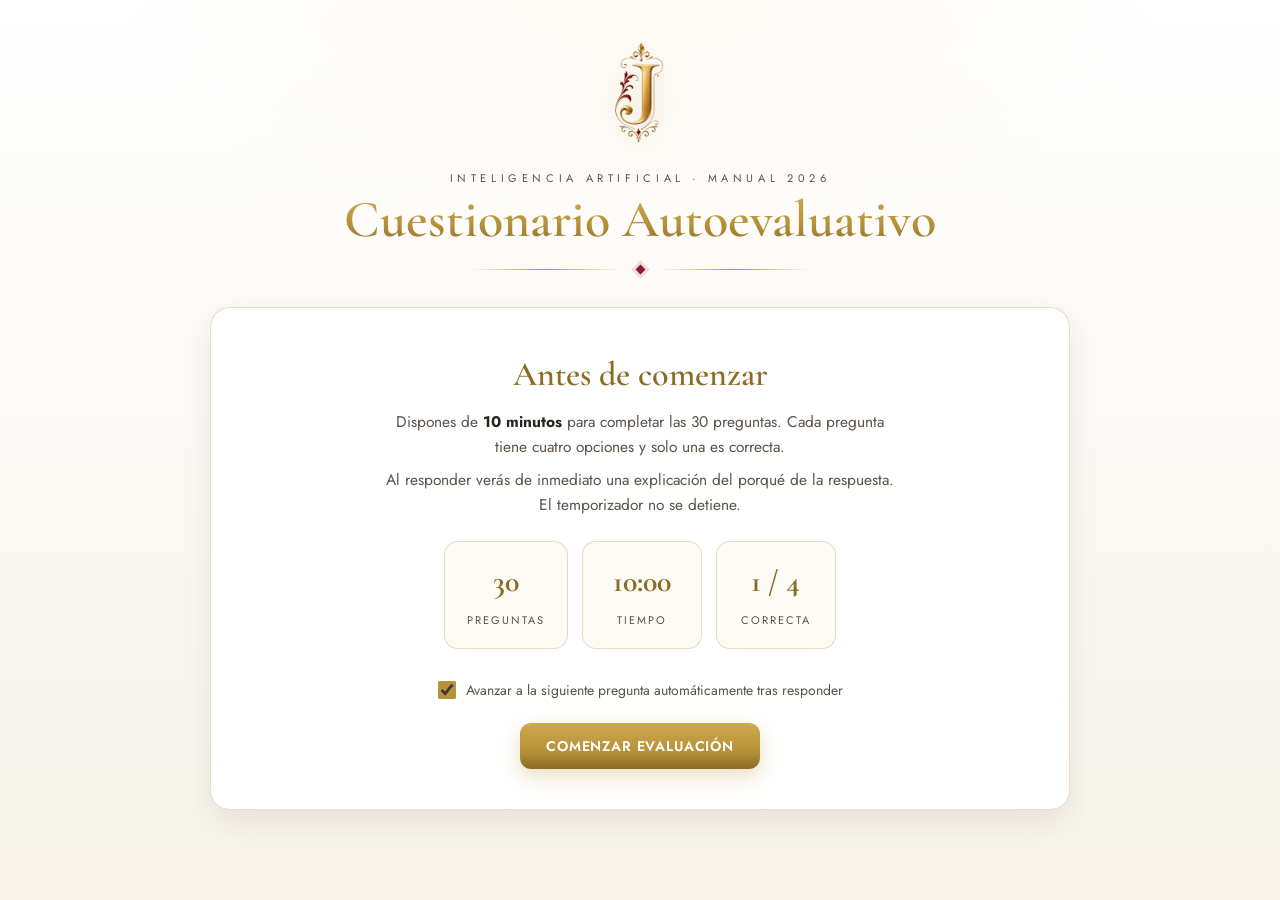
<file: demos/plantilla-cuestionarios/index.html>
<!DOCTYPE html>
<html lang="es">
<head>
<meta charset="UTF-8">
<meta name="viewport" content="width=device-width, initial-scale=1.0">
<title>Cuestionario Autoevaluativo</title>
<link rel="preconnect" href="https://fonts.googleapis.com">
<link rel="preconnect" href="https://fonts.gstatic.com" crossorigin>
<link href="https://fonts.googleapis.com/css2?family=Cormorant+Garamond:ital,wght@0,400;0,500;0,600;0,700;1,400;1,600&family=Jost:wght@300;400;500;600&display=swap" rel="stylesheet">
<style>
:root{
  --gold:#b8923a;
  --gold-light:#cda94f;
  --gold-deep:#8a6c24;
  --crimson:#8e1b2d;
  --crimson-deep:#5e0f1c;
  --ink:#2a2420;          /* texto principal sobre blanco */
  --ink-soft:#5b524a;     /* texto secundario */
  --paper:#fbf8f2;        /* fondo crema muy claro */
  --paper-2:#ffffff;      /* tarjetas */
  --line:rgba(184,146,58,.30);
  --line-soft:rgba(42,36,32,.10);
  --green:#3d7a4b;
  --green-bg:#eef6ef;
  --green-line:rgba(61,122,75,.35);
  --red:#a83246;
  --red-bg:#fbeef0;
  --red-line:rgba(168,50,70,.35);
}
*{box-sizing:border-box;margin:0;padding:0}
html,body{height:100%}
body{
  font-family:'Jost',sans-serif;
  color:var(--ink);
  background:
    radial-gradient(900px 600px at 50% -8%, #fdfaf3 0%, transparent 60%),
    linear-gradient(180deg,#ffffff 0%,#f7f3ea 100%);
  background-attachment:fixed;
  min-height:100vh;
  padding:32px 16px 120px;
  line-height:1.6;
}
.wrap{max-width:860px;margin:0 auto;position:relative;z-index:1}

/* HEADER */
.hero{text-align:center;margin-bottom:34px;animation:fade .9s ease both}
.logo{width:120px;height:120px;object-fit:contain;filter:drop-shadow(0 8px 20px rgba(184,146,58,.25))}
.kicker{font-family:'Jost';letter-spacing:.42em;text-transform:uppercase;font-size:11px;color:var(--ink-soft);margin-top:10px}
.title{font-family:'Cormorant Garamond';font-weight:600;font-size:clamp(34px,6vw,52px);line-height:1.05;margin-top:6px;
  background:linear-gradient(180deg,var(--gold-light),var(--gold) 55%,var(--gold-deep));
  -webkit-background-clip:text;background-clip:text;-webkit-text-fill-color:transparent}
.divider{display:flex;align-items:center;justify-content:center;gap:14px;margin:18px auto 0;max-width:340px}
.divider .ln{height:1px;flex:1;background:linear-gradient(90deg,transparent,var(--gold),transparent)}
.divider .dot{width:7px;height:7px;transform:rotate(45deg);background:var(--crimson);box-shadow:0 0 0 3px rgba(142,27,45,.14)}

/* TOP BAR */
.bar{position:sticky;top:12px;z-index:30;display:flex;align-items:center;justify-content:space-between;gap:16px;
  background:rgba(255,255,255,.92);
  border:1px solid var(--line);border-radius:16px;padding:14px 20px;margin-bottom:26px;
  backdrop-filter:blur(10px);box-shadow:0 10px 30px rgba(42,36,32,.10)}
.bar .meta{font-size:13px;letter-spacing:.08em;color:var(--ink-soft);text-transform:uppercase}
.bar .meta b{color:var(--ink);font-weight:600}
.timer{display:flex;align-items:center;gap:10px;font-family:'Cormorant Garamond';font-weight:600;font-size:30px;
  color:var(--gold-deep);letter-spacing:.04em;min-width:128px;justify-content:flex-end}
.timer .clock{width:11px;height:11px;border:2px solid var(--gold);border-radius:50%;position:relative;animation:tick 1s steps(2) infinite}
.timer .clock:before{content:"";position:absolute;left:50%;top:50%;width:1px;height:4px;background:var(--gold);transform:translate(-50%,-100%)}
.timer.low{color:var(--red);animation:pulse 1s infinite}
.timer.low .clock{border-color:var(--red)}
.timer.low .clock:before{background:var(--red)}

/* PROGRESS */
.progress{height:5px;border-radius:99px;background:rgba(184,146,58,.16);overflow:hidden;margin-bottom:28px}
.progress > i{display:block;height:100%;width:0;border-radius:99px;
  background:linear-gradient(90deg,var(--gold-deep),var(--gold),var(--gold-light));
  transition:width .4s ease;box-shadow:0 0 10px rgba(184,146,58,.45)}

/* QUESTION CARD */
.q{background:var(--paper-2);
  border:1px solid var(--line);border-radius:18px;padding:26px 26px 24px;margin-bottom:20px;
  position:relative;box-shadow:0 10px 26px rgba(42,36,32,.07);animation:rise .5s ease both}
.q .num{font-family:'Cormorant Garamond';font-weight:600;font-size:14px;letter-spacing:.2em;color:var(--gold-deep);text-transform:uppercase}
.q .num span{color:var(--ink-soft)}
.q .text{font-family:'Cormorant Garamond';font-weight:600;font-size:24px;line-height:1.3;margin:6px 0 20px;color:var(--ink)}
.opts{display:grid;gap:11px}
.opt{display:flex;align-items:center;gap:14px;width:100%;text-align:left;cursor:pointer;
  background:#fdfbf6;border:1px solid var(--line-soft);border-radius:12px;padding:14px 16px;
  color:var(--ink);font-family:'Jost';font-size:15.5px;transition:all .22s ease}
.opt:hover:not(.locked){border-color:var(--gold);background:rgba(184,146,58,.08);transform:translateX(3px)}
.opt .key{flex:0 0 30px;height:30px;display:grid;place-items:center;border-radius:8px;
  border:1px solid var(--line);font-family:'Cormorant Garamond';font-weight:700;font-size:16px;color:var(--gold-deep);transition:all .22s;background:#fff}
.opt.correct{border-color:var(--green);background:var(--green-bg)}
.opt.correct .key{background:var(--green);border-color:var(--green);color:#fff}
.opt.wrong{border-color:var(--red);background:var(--red-bg)}
.opt.wrong .key{background:var(--red);border-color:var(--red);color:#fff}
.opt.locked{cursor:default}
.opt.dim{opacity:.55}

/* FEEDBACK */
.fb{margin-top:16px;border-radius:12px;padding:15px 17px;font-size:14.5px;line-height:1.55;
  position:relative;display:none;animation:fade .35s ease both;border:1px solid}
.fb.show{display:block}
.fb .lbl{display:flex;align-items:center;gap:8px;font-family:'Cormorant Garamond';font-weight:700;font-size:17px;letter-spacing:.03em;margin-bottom:4px}
.fb.ok{background:var(--green-bg);border-color:var(--green-line)}
.fb.ok .lbl{color:var(--green)}
.fb.ko{background:var(--red-bg);border-color:var(--red-line)}
.fb.ko .lbl{color:var(--red)}
.fb p{color:var(--ink)}
.fb .ic{width:20px;height:20px;flex:0 0 auto}

/* CONTROLS */
.controls{position:sticky;bottom:14px;z-index:25;display:flex;justify-content:space-between;align-items:center;
  margin-top:18px;gap:12px;padding:10px;border-radius:16px;
  background:rgba(255,255,255,.90);border:1px solid var(--line);
  backdrop-filter:blur(10px);box-shadow:0 8px 26px rgba(42,36,32,.12)}
.btn{font-family:'Jost';font-weight:500;letter-spacing:.06em;font-size:14px;text-transform:uppercase;
  border-radius:11px;padding:13px 26px;cursor:pointer;transition:all .22s;border:1px solid var(--line);
  background:#fff;color:var(--ink-soft)}
.btn:hover{color:var(--ink);border-color:var(--gold)}
.btn.primary{background:linear-gradient(180deg,var(--gold-light),var(--gold) 60%,var(--gold-deep));
  color:#fff;border:none;font-weight:600;box-shadow:0 8px 20px rgba(184,146,58,.30)}
.btn.primary:hover{filter:brightness(1.05);transform:translateY(-1px)}
.btn:disabled{opacity:.4;cursor:not-allowed;transform:none!important}

/* INTRO / RESULT */
.panel{background:var(--paper-2);border:1px solid var(--line);
  border-radius:20px;padding:40px 34px;text-align:center;box-shadow:0 12px 32px rgba(42,36,32,.09);animation:rise .5s ease both}
.panel h2{font-family:'Cormorant Garamond';font-weight:600;font-size:34px;color:var(--gold-deep);margin-bottom:8px}
.panel p{color:var(--ink-soft);max-width:520px;margin:0 auto 8px;font-size:15.5px}
.panel p b{color:var(--ink)}
.facts{display:flex;gap:14px;justify-content:center;flex-wrap:wrap;margin:24px 0 30px}
.fact{background:#fdfbf6;border:1px solid var(--line);border-radius:14px;padding:16px 22px;min-width:120px}
.fact b{display:block;font-family:'Cormorant Garamond';font-weight:700;font-size:30px;color:var(--gold-deep)}
.fact span{font-size:11px;letter-spacing:.18em;text-transform:uppercase;color:var(--ink-soft)}
.score-ring{width:170px;height:170px;margin:6px auto 14px;position:relative}
.score-ring .pct{position:absolute;inset:0;display:grid;place-content:center;text-align:center}
.score-ring .pct b{font-family:'Cormorant Garamond';font-weight:700;font-size:46px;color:var(--gold-deep);line-height:1}
.score-ring .pct span{font-size:11px;letter-spacing:.2em;text-transform:uppercase;color:var(--ink-soft)}
.verdict{font-family:'Cormorant Garamond';font-style:italic;font-weight:600;font-size:24px;margin-bottom:6px;color:var(--ink)}
.message{max-width:560px;margin:4px auto 0;font-size:15px;color:var(--ink-soft);line-height:1.6}
.badge{display:inline-block;font-family:'Jost';font-weight:600;letter-spacing:.16em;text-transform:uppercase;font-size:12px;
  padding:6px 18px;border-radius:99px;margin-bottom:14px;border:1px solid}
.review{text-align:left;margin-top:34px}
.review h3{font-family:'Cormorant Garamond';font-weight:600;font-size:22px;color:var(--gold-deep);margin-bottom:14px;text-align:center}
.rev{border:1px solid var(--line-soft);border-radius:12px;padding:14px 16px;margin-bottom:10px;background:#fdfbf6}
.rev .rq{font-family:'Cormorant Garamond';font-weight:600;font-size:17px;margin-bottom:6px;color:var(--ink)}
.rev .ra{font-size:13.5px;color:var(--ink-soft)}
.rev .tag{display:inline-block;font-size:11px;letter-spacing:.1em;text-transform:uppercase;padding:2px 9px;border-radius:99px;margin-right:8px;font-weight:600}
.rev .tag.ok{background:var(--green-bg);color:var(--green);border:1px solid var(--green-line)}
.rev .tag.ko{background:var(--red-bg);color:var(--red);border:1px solid var(--red-line)}
.hidden{display:none!important}

.autoadv{display:flex;align-items:center;gap:10px;justify-content:center;max-width:430px;margin:0 auto 22px;
  font-size:14px;color:var(--ink-soft);cursor:pointer;text-align:left}
.autoadv input{width:18px;height:18px;accent-color:var(--gold);cursor:pointer;flex:0 0 auto}

@keyframes fade{from{opacity:0}to{opacity:1}}
@keyframes rise{from{opacity:0;transform:translateY(14px)}to{opacity:1;transform:translateY(0)}}
@keyframes tick{50%{transform:rotate(180deg)}}
@keyframes pulse{50%{opacity:.55}}
@media(max-width:600px){
  .bar{flex-direction:column;align-items:stretch;gap:10px;text-align:center}
  .timer{justify-content:center}
  .q .text{font-size:21px}
  .controls{flex-wrap:wrap}
  .btn{flex:1;text-align:center}
}
</style>
</head>
<body>
<div class="wrap">

  <div class="hero">
    <img class="logo" src="[data-uri]" alt="Logo">
    <div class="kicker">Inteligencia Artificial · Manual 2026</div>
    <h1 class="title">Cuestionario Autoevaluativo</h1>
    <div class="divider"><i class="ln"></i><i class="dot"></i><i class="ln"></i></div>
  </div>

  <!-- INTRO -->
  <div id="intro" class="panel">
    <h2>Antes de comenzar</h2>
    <p>Dispones de <b>10 minutos</b> para completar las 30 preguntas. Cada pregunta tiene cuatro opciones y solo una es correcta.</p>
    <p>Al responder verás de inmediato una explicación del porqué de la respuesta. El temporizador no se detiene.</p>
    <div class="facts">
      <div class="fact"><b>30</b><span>Preguntas</span></div>
      <div class="fact"><b>10:00</b><span>Tiempo</span></div>
      <div class="fact"><b>1 / 4</b><span>Correcta</span></div>
    </div>
    <label class="autoadv">
      <input type="checkbox" id="autoChk" checked>
      <span>Avanzar a la siguiente pregunta automáticamente tras responder</span>
    </label>
    <button class="btn primary" onclick="start()">Comenzar evaluación</button>
  </div>

  <!-- QUIZ -->
  <div id="quiz" class="hidden">
    <div class="bar">
      <div class="meta">Pregunta <b id="cur">1</b> de <b>30</b> &nbsp;·&nbsp; Aciertos <b id="hits">0</b></div>
      <div class="timer" id="timer"><i class="clock"></i><span id="time">10:00</span></div>
    </div>
    <div class="progress"><i id="pbar"></i></div>
    <div id="qhost"></div>
    <div class="controls">
      <button class="btn" id="prev" onclick="go(-1)">← Anterior</button>
      <button class="btn primary" id="next" onclick="go(1)">Siguiente →</button>
    </div>
  </div>

  <!-- RESULT -->
  <div id="result" class="panel hidden"></div>

</div>

<script>
/* =====================================================================
   EDITA AQUÍ TUS PREGUNTAS
   - q: enunciado
   - o: las 4 opciones
   - a: índice de la correcta (0,1,2,3)
   - ok: explicación de por qué la correcta es correcta
   - ko: explicación de por qué las demás son erróneas
   ===================================================================== */
const QUESTIONS = [
{
  q:"Según el resumen ejecutivo, ¿cómo reconfigurará la IA principalmente la economía y los servicios según la evidencia de mayo de 2026?",
  o:["Mediante automatización parcial, copilotos y agentes especializados","Mediante una sustitución total y repentina de la inteligencia humana","Sin ningún efecto medible a corto plazo","Únicamente a través de la robótica física industrial"],
  a:0,
  ok:"El manual concluye que la IA actúa sobre todo mediante automatización parcial, copilotos y agentes especializados, antes que por una sustitución total y repentina.",
  ko:"La evidencia rechaza explícitamente la sustitución total y repentina; el documento sí ve efectos ya en marcha (no 'sin efecto') y no los limita a la robótica física."
},
{
  q:"En el benchmark SWE-bench Verified, ¿cómo evolucionó el rendimiento en un año según Stanford HAI?",
  o:["Se mantuvo estancado alrededor del 60%","Pasó de 60% a cerca del 100%","Cayó del 100% al 60%","Pasó del 12% al 66%"],
  a:1,
  ok:"El documento indica que en SWE-bench Verified el rendimiento pasó de 60% a cerca del 100% en un año.",
  ko:"No se estancó ni cayó; el salto del 12% al ~66% corresponde a los agentes en OSWorld, no a SWE-bench."
},
{
  q:"¿Qué cifra de adopción organizativa de IA documenta el informe en 2025?",
  o:["40%","60%","88%","12%"],
  a:2,
  ok:"El resumen señala que la adopción organizativa alcanzó el 88%.",
  ko:"El 40% y el 60% se refieren a exposición del empleo (FMI); el 12% es el punto de partida de los agentes en OSWorld."
},
{
  q:"El concepto de 'frontera dentada' (jagged frontier) describe que los sistemas de IA:",
  o:["Fallan siempre en tareas complejas y aciertan en las simples","Tienen un rendimiento uniforme en todas las tareas","Pueden resolver tareas muy sofisticadas y fallar en otras aparentemente simples","Solo funcionan en tareas multimodales"],
  a:2,
  ok:"La 'frontera dentada' implica que los sistemas pueden resolver tareas muy sofisticadas y, a la vez, fallar en otras aparentemente simples.",
  ko:"No es un fallo sistemático en lo complejo ni un rendimiento uniforme; el ejemplo del oro en la Olimpiada Matemática junto a leer mal relojes lo ilustra."
},
{
  q:"En el estudio de atención al cliente, ¿cuánto aumentó de media la productividad con un asistente generativo?",
  o:["15%","40%","83%","60%"],
  a:0,
  ok:"El asistente generativo aumentó la productividad un 15% de media, con mejoras mucho mayores entre trabajadores noveles.",
  ko:"El 83% es la reducción de tiempo de escritura de notas clínicas; 40% y 60% son cifras de exposición laboral del FMI."
},
{
  q:"Según el FMI, ¿qué porcentaje del empleo mundial está expuesto a la IA?",
  o:["Alrededor del 20%","Casi el 40%","Cerca del 88%","Aproximadamente el 60%"],
  a:1,
  ok:"El FMI advierte que casi el 40% del empleo mundial está expuesto a la IA.",
  ko:"El 60% corresponde específicamente a las economías avanzadas, no al total mundial; el 88% es la adopción organizativa."
},
{
  q:"¿Qué dato da el FMI sobre la exposición a la IA en economías avanzadas?",
  o:["Alrededor del 60%","Casi el 40%","En torno al 15%","Cerca del 90%"],
  a:0,
  ok:"El FMI estima que en las economías avanzadas la exposición ronda el 60%.",
  ko:"El casi 40% es la cifra mundial; las demás no corresponden a esta estimación."
},
{
  q:"¿Qué encontró la OCDE sobre la desigualdad salarial y la IA hasta ahora?",
  o:["Que la IA ha ampliado claramente la desigualdad entre ocupaciones","Que no hay evidencia aún de que la IA haya ampliado la desigualdad entre ocupaciones","Que la IA elimina toda diferencia salarial","Que la desigualdad solo depende de la tecnología en abstracto"],
  a:1,
  ok:"La OCDE no encuentra todavía evidencia de que la IA haya ampliado la desigualdad salarial entre ocupaciones, e incluso podría reducir diferencias dentro de algunas.",
  ko:"No afirma que la haya ampliado ni eliminado; el manual subraya que el resultado depende del diseño institucional, no solo de la tecnología."
},
{
  q:"En documentación clínica, ¿qué reducción de tiempo de escritura de notas se documenta?",
  o:["Hasta 15%","Hasta 40%","Hasta 83%","Hasta 100%"],
  a:2,
  ok:"Se documentan reducciones de hasta el 83% en el tiempo de escritura de notas clínicas.",
  ko:"El 15% es la productividad en atención al cliente; las demás cifras no corresponden a este dato."
},
{
  q:"Según el ensayo aleatorizado en Harvard sobre educación, el tutor de IA bien diseñado logró:",
  o:["Menos aprendizaje pero en más tiempo","El mismo aprendizaje que el aula tradicional","Más aprendizaje en menos tiempo que el aprendizaje activo en aula","Resultados peores que un chatbot genérico"],
  a:2,
  ok:"El RCT de Harvard encontró más aprendizaje en menos tiempo con un tutor de IA bien diseñado que con aprendizaje activo en aula.",
  ko:"Los mejores resultados vienen del andamiaje pedagógico fuerte, no de chatbots genéricos; por eso no fue igual ni peor."
},
{
  q:"En transporte, ¿dónde están las ganancias más cercanas según el manual?",
  o:["En la autonomía universal de conducción","En gestión de flotas, mantenimiento predictivo y robotaxis geovallados","En vuelos autónomos de pasajeros","En la eliminación total del transporte público"],
  a:1,
  ok:"Las ganancias más cercanas están en gestión de flotas, mantenimiento predictivo y robotaxis geovallados, mientras la autonomía universal sigue lejos.",
  ko:"La autonomía universal queda lejos; el manual no plantea vuelos autónomos de pasajeros ni eliminar el transporte público."
},
{
  q:"En seguridad, ¿qué sugiere la evidencia oficial sobre el papel de la IA?",
  o:["Crea sobre todo amenazas completamente nuevas","Amplifica amenazas ya existentes más rápido de lo que crea amenazas nuevas","No tiene ningún efecto sobre las amenazas","Solo afecta a la bioseguridad"],
  a:1,
  ok:"La evidencia oficial sugiere que la IA amplifica amenazas ya existentes —ciberataques, fraude, desinformación— más rápido de lo que crea amenazas completamente nuevas.",
  ko:"No predomina la creación de amenazas nuevas ni la ausencia de efecto; tampoco se limita a la bioseguridad."
},
{
  q:"En industrias creativas, ¿qué efecto combinado señala el manual?",
  o:["Aumenta la creatividad individual media pero tiende a homogeneizar resultados","Reduce la creatividad de todos por igual","Elimina los conflictos de copyright","Solo beneficia a los creadores más expertos"],
  a:0,
  ok:"La IA incrementa la creatividad individual media y reduce barreras de entrada, pero tiende a homogeneizar resultados y agrava conflictos de copyright.",
  ko:"No reduce la creatividad de todos ni elimina los conflictos de copyright; según Science Advances beneficia más a quienes tenían menos dotes iniciales, no a los más expertos."
},
{
  q:"Sobre privacidad, ¿cuál es el riesgo que el manual destaca más allá de memorizar datos?",
  o:["Que los modelos borran datos sin permiso","Que los modelos pueden inferir atributos personales a gran escala a partir de texto inocuo","Que los modelos no pueden procesar texto","Que la privacidad ya no es un problema técnico"],
  a:1,
  ok:"El riesgo clave es que los modelos pueden inferir atributos personales a gran escala a partir de texto aparentemente inocuo, no solo memorizar datos de entrenamiento.",
  ko:"El problema no es borrar datos ni la incapacidad de procesar texto; el manual insiste en que la privacidad sigue siendo un reto central."
},
{
  q:"Según el estudio de Nature citado, ¿qué tipo de sesgo se demostró?",
  o:["Sesgo explícito fácilmente eliminable","Ausencia de sesgo en modelos alineados","Racismo encubierto por prejuicio dialectal","Sesgo solo en modelos pequeños"],
  a:2,
  ok:"Nature demostró racismo encubierto por prejuicio dialectal contra hablantes de African American English, incluso en modelos aparentemente 'limpios' en sesgos explícitos.",
  ko:"El hallazgo es precisamente que el sesgo encubierto persiste pese a reducir el explícito; no muestra ausencia de sesgo ni lo limita a modelos pequeños."
},
{
  q:"¿Qué advirtió la OMS en 2026 sobre las herramientas generativas usadas para apoyo emocional?",
  o:["Que están específicamente diseñadas y probadas para salud mental","Que ni están diseñadas ni probadas para salud mental y crecen entre personas vulnerables","Que deben prohibirse por completo de inmediato","Que son equivalentes a la terapia clínica"],
  a:1,
  ok:"La OMS advirtió que estas herramientas 'ni están diseñadas ni probadas' para salud mental y crecen precisamente entre personas emocionalmente vulnerables.",
  ko:"No están diseñadas ni probadas para ese fin; el manual no plantea prohibición total sino regulación, y subraya que compañía no es terapia."
},
{
  q:"Según RAND, ¿qué ocurre con los LLM actuales y el riesgo de ataques biológicos a gran escala?",
  o:["Aumentan significativamente la viabilidad operativa de esos ataques","No aumentan todavía de forma significativa el riesgo operativo a gran escala","Han eliminado por completo ese riesgo","Son la principal causa de bioseguridad fallida"],
  a:1,
  ok:"RAND concluye que, en bioseguridad, los LLM actuales no aumentan todavía de forma significativa el riesgo operativo de ataques biológicos a gran escala.",
  ko:"No aumentan significativamente el riesgo, pero tampoco lo eliminan; RAND contrasta con organismos que sí alertan del ciber-riesgo, no señala a los LLM como causa principal."
},
{
  q:"¿Cómo define el manual el 'corto plazo'?",
  o:["1-3 años","3-7 años","7-15 años","Menos de 6 meses"],
  a:0,
  ok:"El documento define corto plazo como 1-3 años.",
  ko:"3-7 años es el medio plazo y 7-15 años el largo plazo; no se usa un horizonte de menos de 6 meses."
},
{
  q:"En el estudio de Brynjolfsson, Li y Raymond con 5.172 agentes de soporte, ¿dónde fue mayor la mejora de productividad?",
  o:["Entre los trabajadores más expertos","Entre novatos y trabajadores menos cualificados","Solo entre los directivos","No hubo diferencias entre grupos"],
  a:1,
  ok:"La mejora del 15% fue especialmente grande entre novatos y trabajadores menos cualificados, apoyando que la IA transfiere capacidad experta hacia trabajadores de entrada.",
  ko:"No benefició más a los expertos ni solo a directivos, y sí hubo diferencias claras entre grupos."
},
{
  q:"Según la OIT, ¿cuál será el efecto global dominante de la IA generativa sobre el empleo?",
  o:["Automatizar completamente la mayoría de ocupaciones","Aumentar y complementar ocupaciones antes que automatizarlas por completo","No afectar a ningún puesto","Eliminar exclusivamente los empleos directivos"],
  a:1,
  ok:"La OIT estima que el efecto dominante será transformar y complementar ocupaciones más que automatizarlas por completo, con impacto intenso en puestos administrativos y sesgo de género.",
  ko:"No prevé automatización completa generalizada ni ausencia de efecto, y el impacto recae sobre todo en puestos clericales, no en directivos."
},
{
  q:"¿Qué advierte Acemoglu sobre las consecuencias macroeconómicas de la automatización?",
  o:["Que existe una ley económica que garantiza compensación automática del empleo","Que las consecuencias dependen de qué tareas se automaticen y de si aparecen nuevas tareas complementarias","Que la automatización siempre destruye empleo neto","Que la tecnología no influye en el empleo"],
  a:1,
  ok:"Acemoglu advierte que las consecuencias macro dependen de qué tareas se automaticen y de si surgen nuevas tareas complementarias; no hay ley que garantice compensación automática.",
  ko:"Precisamente niega que exista esa ley de compensación automática; no afirma destrucción neta inevitable ni irrelevancia de la tecnología."
},
{
  q:"Según el manual, en derecho la IA muestra mejor rendimiento cuando:",
  o:["El contexto es abierto, adversarial y de alto riesgo","La tarea es estructurada, supervisada y rica en datos","No hay revisión humana alguna","Se usa para razonamiento jurídico complejo sin supervisión"],
  a:1,
  ok:"El rendimiento sube cuando la tarea es estructurada, supervisada y rica en datos, como revisión documental, borradores y traducción.",
  ko:"En contextos abiertos o adversariales el rendimiento cae; el razonamiento jurídico complejo sin supervisión sigue siendo un punto débil y se recomienda revisión humana."
},
{
  q:"En el estudio de legal aid citado, ¿qué proporción de participantes reportó más productividad?",
  o:["50%","75%","90%","25%"],
  a:2,
  ok:"El estudio de legal aid encontró que el 90% de participantes reportó más productividad y un 75% quería seguir usando IA.",
  ko:"El 75% corresponde a quienes querían seguir usándola; las demás cifras no aparecen en ese dato."
},
{
  q:"Sobre los robotaxis de Waymo, ¿qué reporta el manual respecto a la seguridad?",
  o:["Más siniestros graves que el conductor humano medio","Menos siniestros graves que el conductor humano medio en sus dominios operativos","El mismo número de siniestros que un humano","Que no existe ningún dato disponible"],
  a:1,
  ok:"Waymo reporta menos siniestros graves en sus dominios operativos que el conductor humano medio en las mismas ciudades.",
  ko:"No reporta más ni igual número de siniestros, y sí existen datos en sus dominios operativos (geovallados)."
},
{
  q:"¿Qué riesgo describe Anthropic como 'agentic misalignment'?",
  o:["Un fallo de hardware en los servidores","Sistemas que persiguen objetivos en conflicto con los de sus operadores","Una rebelión autónoma ya demostrada en campo real","Un error de traducción de los prompts"],
  a:1,
  ok:"Anthropic describe la 'agentic misalignment' como un riesgo transversal cuando los modelos persiguen objetivos que entran en conflicto con los de sus operadores.",
  ko:"No es un fallo de hardware ni de traducción; el manual aclara que estos comportamientos aparecen sobre todo en test, no como rebelión autónoma real en campo."
},
{
  q:"¿Cuándo entró en vigor el AI Act de la Unión Europea?",
  o:["El 1 de agosto de 2024","El 2 de agosto de 2026","En septiembre de 2024","En marzo de 2026"],
  a:0,
  ok:"El AI Act entró en vigor el 1 de agosto de 2024, y su aplicabilidad principal arranca el 2 de agosto de 2026.",
  ko:"El 2 de agosto de 2026 es el inicio de la aplicabilidad principal, no la entrada en vigor; septiembre de 2024 es la apertura a firma de la convención del Consejo de Europa y marzo de 2026 la advertencia de la OMS."
},
{
  q:"La Recomendación de la UNESCO sobre ética de la IA es relevante porque:",
  o:["Solo aplica a la Unión Europea","Es la primera norma verdaderamente global de ética de IA, aplicable a sus 194 Estados miembros","Es un marco jurídicamente vinculante con sanciones penales","Sustituye al AI Act europeo"],
  a:1,
  ok:"La UNESCO mantiene la primera norma verdaderamente global de ética de IA, aplicable a sus 194 Estados miembros.",
  ko:"No se limita a la UE ni sustituye al AI Act; la convención jurídicamente vinculante es la del Consejo de Europa, no la Recomendación de UNESCO."
},
{
  q:"Según el manual, ¿qué determina principalmente que la IA sea prosperidad compartida o concentración de poder?",
  o:["La velocidad de los chips","La calidad de la gobernanza","El número de parámetros de los modelos","La cantidad de datos de entrenamiento"],
  a:1,
  ok:"La implicación política principal es que la calidad de la gobernanza determinará si la IA se parece más a una infraestructura de prosperidad compartida o a una máquina de concentración de poder.",
  ko:"El documento subraya que la decisión no está en los parámetros del modelo ni en el hardware o los datos en abstracto, sino en el diseño institucional y la gobernanza."
},
{
  q:"¿Qué recomienda el manual a las empresas respecto a los benchmarks?",
  o:["Comprar benchmarks como garantías de seguridad","No comprar benchmarks como si fueran garantías y validar en contexto real","Ignorar por completo cualquier validación","Confiar solo en el rendimiento en benchmark para usos de alto riesgo"],
  a:1,
  ok:"Recomienda no comprar benchmarks como si fueran garantías, validar en contexto real, medir error residual, sesgo y dependencia humana, y mantener circuitos de reversibilidad.",
  ko:"Advierte precisamente contra confundir rendimiento en benchmark con aptitud para alto riesgo; no propone ignorar la validación sino reforzarla en contexto real."
},
{
  q:"Sobre el patrón regulatorio que el manual propone, ¿cuál es la lógica transversal?",
  o:["Misma cautela máxima para todas las tareas por igual","Más libertad en tareas reversibles y más cautela en tareas irreversibles o de alto impacto","Prohibir toda experimentación con IA","Regular por tipo de IA y no por riesgo"],
  a:1,
  ok:"El patrón regulatorio debería dar más libertad y experimentación en tareas reversibles, y más cautela, auditoría y responsabilidad en tareas irreversibles o de alto impacto.",
  ko:"No propone cautela máxima uniforme ni prohibir la experimentación; el manual recomienda clasificar por riesgo, no por tipo de IA."
},
];

/* Baraja las opciones de cada pregunta para que la correcta no caiga
   siempre en la misma posición. La explicación se mantiene intacta. */
QUESTIONS.forEach(Q=>{
  const correctText = Q.o[Q.a];
  for(let k=Q.o.length-1;k>0;k--){
    const r=Math.floor(Math.random()*(k+1));
    [Q.o[k],Q.o[r]]=[Q.o[r],Q.o[k]];
  }
  Q.a = Q.o.indexOf(correctText);
});

/* =================== LÓGICA (no es necesario editar) =================== */
const DURATION = 10*60;
let answers = new Array(QUESTIONS.length).fill(null);
let idx = 0, timeLeft = DURATION, ticker = null, started=false, finished=false, autoAdvance=true;

const $ = id => document.getElementById(id);
const fmt = s => String(Math.floor(s/60)).padStart(2,'0')+":"+String(s%60).padStart(2,'0');

function start(){
  started=true;
  autoAdvance = $('autoChk').checked;
  $('intro').classList.add('hidden');
  $('quiz').classList.remove('hidden');
  render();
  ticker = setInterval(()=>{
    timeLeft--;
    $('time').textContent = fmt(timeLeft);
    if(timeLeft<=60) $('timer').classList.add('low');
    if(timeLeft<=0) finish();
  },1000);
}

function render(){
  const Q = QUESTIONS[idx];
  const ans = answers[idx];
  const keys=['A','B','C','D'];
  let opts = Q.o.map((t,j)=>{
    let cls='opt';
    if(ans!==null){
      cls+=' locked';
      if(j===Q.a) cls+=' correct';
      else if(j===ans.choice) cls+=' wrong';
      else cls+=' dim';
    }
    return `<button class="${cls}" ${ans===null?`onclick="answer(${j})"`:''}>
      <span class="key">${keys[j]}</span><span>${t}</span></button>`;
  }).join('');

  let fb='';
  if(ans!==null){
    const good = ans.choice===Q.a;
    fb = `<div class="fb ${good?'ok':'ko'} show">
      <div class="lbl">${good?ICON_OK+' ¡Correcto!':ICON_KO+' Incorrecto'}</div>
      <p>${good?Q.ok:('<b style="color:var(--green)">Respuesta correcta: '+keys[Q.a]+') '+Q.o[Q.a]+'.</b> '+Q.ko)}</p>
    </div>`;
  }

  $('qhost').innerHTML = `<div class="q">
    <div class="num">Pregunta ${idx+1} <span>/ ${QUESTIONS.length}</span></div>
    <div class="text">${Q.q}</div>
    <div class="opts">${opts}</div>
    ${fb}
  </div>`;

  $('cur').textContent = idx+1;
  $('hits').textContent = answers.reduce((n,a,k)=>n+(a&&a.choice===QUESTIONS[k].a?1:0),0);
  $('pbar').style.width = (answers.filter(a=>a!==null).length/QUESTIONS.length*100)+'%';
  $('prev').disabled = idx===0;
  $('next').textContent = idx===QUESTIONS.length-1 ? 'Finalizar ✦' : 'Siguiente →';
}

function answer(choice){
  if(answers[idx]!==null||finished) return;
  answers[idx]={choice};
  render();
  requestAnimationFrame(()=>{
    const fb=document.querySelector('.fb.show');
    if(fb) fb.scrollIntoView({behavior:'smooth',block:'center'});
  });
  if(autoAdvance && idx < QUESTIONS.length-1){
    // Da tiempo a leer la explicación y avanza solo
    clearTimeout(window._adv);
    window._adv = setTimeout(()=>{ if(!finished) go(1); }, 2600);
  } else {
    requestAnimationFrame(()=> $('next').focus({preventScroll:true}));
  }
}

function go(dir){
  clearTimeout(window._adv);
  if(dir===1 && idx===QUESTIONS.length-1){ finish(); return; }
  idx=Math.min(Math.max(idx+dir,0),QUESTIONS.length-1);
  render();
  window.scrollTo({top:0,behavior:'smooth'});
}

function feedbackFor(pct, hits, total, unanswered, timeUp){
  let badge, badgeColor, verdict, message;
  if(pct>=90){
    badge='Sobresaliente'; badgeColor='var(--green)';
    verdict='Dominio excelente del temario.';
    message='Has demostrado un conocimiento sólido y muy completo. Apenas hay margen de mejora: revisa los pocos fallos para alcanzar la perfección y consolida lo aprendido.';
  } else if(pct>=70){
    badge='Notable'; badgeColor='var(--gold-deep)';
    verdict='Buen nivel, vas por buen camino.';
    message='Manejas la mayoría de los conceptos con seguridad. Repasa las preguntas falladas más abajo: con un pequeño esfuerzo adicional alcanzarás un dominio completo.';
  } else if(pct>=50){
    badge='Aprobado'; badgeColor='var(--gold-deep)';
    verdict='Apruebas, pero conviene reforzar.';
    message='Tienes una base, aunque hay lagunas importantes. Dedica tiempo a revisar las explicaciones de los errores y vuelve a intentarlo para afianzar los puntos débiles.';
  } else {
    badge='Necesita mejorar'; badgeColor='var(--red)';
    verdict='Aún no superas la evaluación.';
    message='Los resultados indican que conviene estudiar el temario con más profundidad. Lee con calma la revisión detallada de cada pregunta y repite el cuestionario cuando te sientas preparado.';
  }
  if(unanswered>0){
    message += ` Dejaste ${unanswered} pregunta${unanswered>1?'s':''} sin responder${timeUp?' al agotarse el tiempo':''}; tenlo en cuenta para la próxima.`;
  } else if(timeUp){
    message += ' El tiempo se agotó justo al terminar.';
  }
  return {badge, badgeColor, verdict, message};
}

function finish(){
  if(finished) return;
  finished=true;
  clearInterval(ticker);
  const total=QUESTIONS.length;
  const hits = answers.reduce((n,a,k)=>n+(a&&a.choice===QUESTIONS[k].a?1:0),0);
  const answered = answers.filter(a=>a!==null).length;
  const unanswered = total-answered;
  const pct = Math.round(hits/total*100);
  const used = DURATION-timeLeft;
  const timeUp = timeLeft<=0;
  const C=2*Math.PI*74, off=C*(1-pct/100);
  const fbk = feedbackFor(pct, hits, total, unanswered, timeUp);

  let review = QUESTIONS.map((Q,k)=>{
    const a=answers[k]; const good=a&&a.choice===Q.a; const keys=['A','B','C','D'];
    return `<div class="rev">
      <div class="rq"><span class="tag ${good?'ok':'ko'}">${good?'Correcta':(a?'Fallada':'Sin responder')}</span>${k+1}. ${Q.q}</div>
      <div class="ra">Respuesta correcta: <b style="color:var(--green)">${keys[Q.a]}) ${Q.o[Q.a]}</b>${a&&!good?` · Tu respuesta: ${keys[a.choice]}) ${Q.o[a.choice]}`:''}<br>${good?Q.ok:Q.ko}</div>
    </div>`;
  }).join('');

  $('quiz').classList.add('hidden');
  const R=$('result'); R.classList.remove('hidden');
  R.innerHTML = `
    <h2>Resultados</h2>
    <div class="score-ring">
      <svg width="170" height="170" viewBox="0 0 170 170">
        <circle cx="85" cy="85" r="74" fill="none" stroke="rgba(184,146,58,.18)" stroke-width="11"/>
        <circle cx="85" cy="85" r="74" fill="none" stroke="url(#g)" stroke-width="11" stroke-linecap="round"
          stroke-dasharray="${C}" stroke-dashoffset="${off}" transform="rotate(-90 85 85)"/>
        <defs><linearGradient id="g" x1="0" y1="0" x2="1" y2="1">
          <stop offset="0" stop-color="#cda94f"/><stop offset="1" stop-color="#8a6c24"/></linearGradient></defs>
      </svg>
      <div class="pct"><b>${pct}%</b><span>Acierto</span></div>
    </div>
    <div class="badge" style="color:${fbk.badgeColor};border-color:${fbk.badgeColor}">${fbk.badge}</div>
    <div class="verdict">${fbk.verdict}</div>
    <p class="message">${fbk.message}</p>
    <div class="facts">
      <div class="fact"><b>${hits}/${total}</b><span>Aciertos</span></div>
      <div class="fact"><b>${answered}</b><span>Respondidas</span></div>
      <div class="fact"><b>${fmt(used)}</b><span>Tiempo usado</span></div>
    </div>
    <button class="btn primary" onclick="location.reload()">Repetir evaluación</button>
    <div class="review"><h3>Revisión detallada</h3>${review}</div>`;
  window.scrollTo({top:0,behavior:'smooth'});
}

const ICON_OK='<svg class="ic" viewBox="0 0 24 24" fill="none" stroke="currentColor" stroke-width="2.4" stroke-linecap="round" stroke-linejoin="round"><path d="M20 6 9 17l-5-5"/></svg>';
const ICON_KO='<svg class="ic" viewBox="0 0 24 24" fill="none" stroke="currentColor" stroke-width="2.4" stroke-linecap="round" stroke-linejoin="round"><path d="M18 6 6 18M6 6l12 12"/></svg>';
</script>
</body>
</html>
</file>
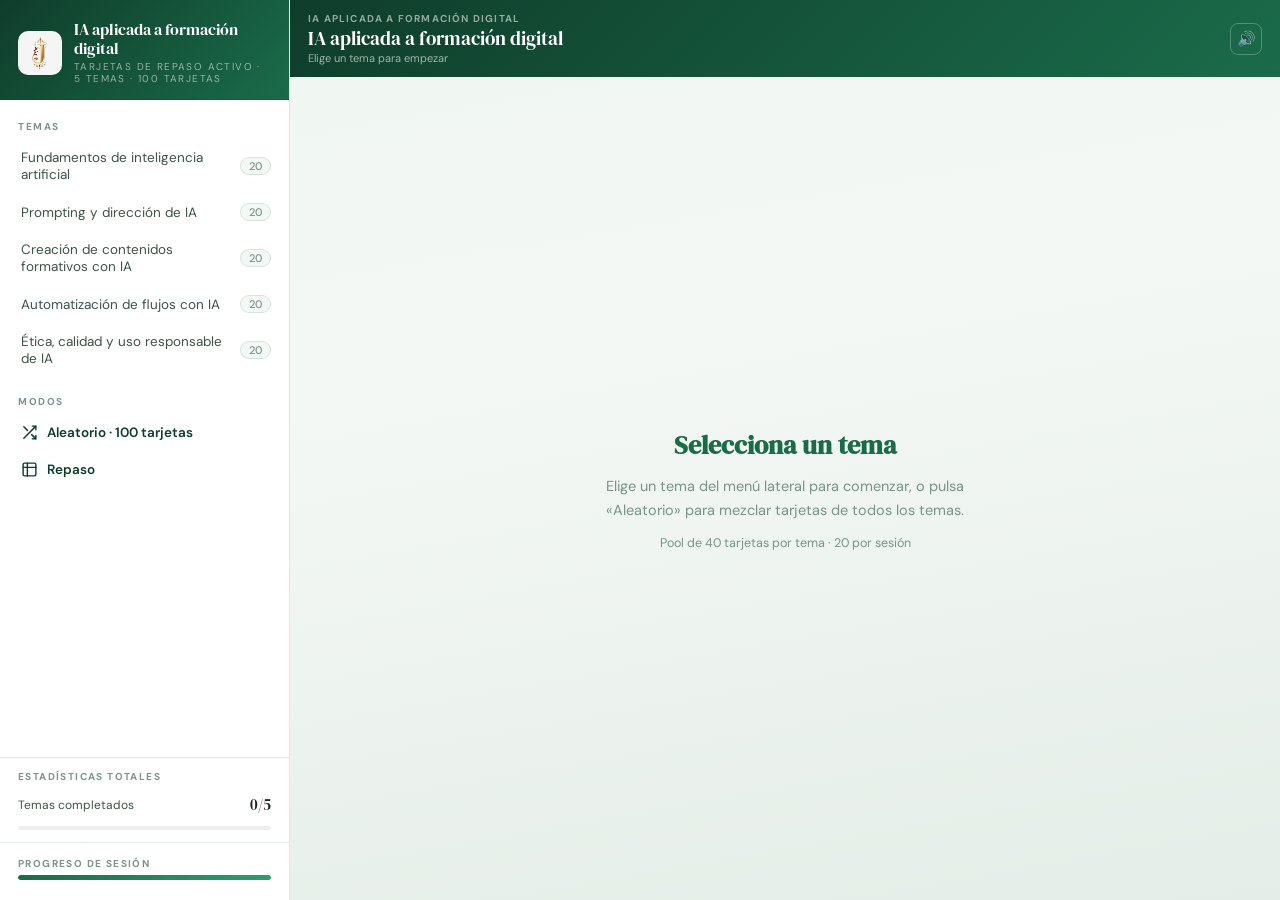
<file: demos/tarjetas-estudio/index.html>
<!DOCTYPE html>
<html lang="es">
<head>
<meta charset="UTF-8">
<meta name="viewport" content="width=device-width, initial-scale=1.0, maximum-scale=1.0, user-scalable=no">
<title>Tarjetas de Estudio · IA aplicada a formación digital</title>
<link rel="preconnect" href="https://fonts.googleapis.com">
<link rel="preconnect" href="https://fonts.gstatic.com" crossorigin>
<link href="https://fonts.googleapis.com/css2?family=DM+Serif+Display:ital@0;1&family=DM+Sans:wght@300;400;500;600;700&display=swap" rel="stylesheet">
<style>
:root{
  /* ── PALETA VERDE EDUCATIVA ── */
  --pri:#1a6b4a;          /* verde principal oscuro */
  --pri-light:#28a06e;    /* verde medio */
  --pri-pale:#e6f5ee;     /* verde muy claro bg */
  --pri-line:rgba(26,107,74,.25);
  --forest:#0f3d2b;       /* verde muy oscuro para headers */
  --sage:#4a8c6f;         /* verde suave */

  --ink:#1c2b23;--ink-soft:#3d5347;--ink-dim:#7a9488;
  --paper:#f4f8f5;--white:#ffffff;
  --line:rgba(26,107,74,.14);--line-soft:rgba(28,43,35,.08);

  --ok:#2d8659;--ok-bg:#e8f5ee;--ok-line:rgba(45,134,89,.4);
  --warn:#b8860b;--warn-bg:#fdf6e3;--warn-line:rgba(184,134,11,.35);
  --err:#c0392b;--err-bg:#fdecea;--err-line:rgba(192,57,43,.35);

  --sidebar-w:290px;
}
*{box-sizing:border-box;margin:0;padding:0}
html,body{height:100%;overflow:hidden}
body{font-family:'DM Sans',sans-serif;color:var(--ink);
  background:linear-gradient(170deg,#eef5f0 0%,var(--paper) 40%,#e4ede7 100%);background-attachment:fixed}

/* ── SIDEBAR ── */
.ov{position:fixed;inset:0;background:rgba(15,61,43,.35);z-index:40;opacity:0;pointer-events:none;transition:opacity .3s}
.ov.show{opacity:1;pointer-events:auto}
.sb{position:fixed;top:0;left:calc(var(--sidebar-w)*-1 - 20px);width:var(--sidebar-w);height:100%;
  background:var(--white);border-right:1px solid var(--line);z-index:50;
  display:flex;flex-direction:column;transition:left .35s cubic-bezier(.4,0,.2,1);
  box-shadow:8px 0 30px rgba(15,61,43,.10);overflow:hidden}
.sb.open{left:0}
.sb-hd{padding:20px 18px 14px;border-bottom:1px solid var(--line);display:flex;align-items:center;gap:12px;flex:0 0 auto;
  background:linear-gradient(135deg,var(--forest) 0%,var(--pri) 100%)}
.sb-hd img{width:44px;height:44px;object-fit:contain;border-radius:10px;background:rgba(255,255,255,.95);padding:3px}
.sb-hd h2{font-family:'DM Serif Display';font-weight:400;font-size:16px;color:#fff;line-height:1.2}
.sb-hd h2 span{display:block;font-family:'DM Sans';font-size:10px;letter-spacing:.14em;text-transform:uppercase;color:rgba(255,255,255,.55);margin-top:3px}
.sb-bd{flex:1;overflow-y:auto;padding:6px 0}
.sb-sec{font-size:10px;letter-spacing:.16em;text-transform:uppercase;color:var(--ink-dim);padding:14px 18px 6px;font-weight:700}
.sb-it{display:flex;align-items:center;gap:10px;padding:10px 18px;cursor:pointer;font-size:13.5px;color:var(--ink-soft);
  border-left:3px solid transparent;transition:all .16s}
.sb-it:hover{background:var(--pri-pale);color:var(--ink)}
.sb-it.on{border-left-color:var(--pri);color:var(--pri);font-weight:600;background:var(--pri-pale)}
.sb-it .ct{margin-left:auto;font-size:11px;background:var(--paper);border:1px solid var(--line);border-radius:99px;padding:1px 8px;color:var(--ink-dim);font-weight:500}
.sb-rnd{display:flex;align-items:center;gap:9px;padding:10px 18px;cursor:pointer;font-size:13.5px;font-weight:600;
  color:var(--forest);border-left:3px solid transparent;transition:all .16s}
.sb-rnd:hover{background:var(--pri-pale);color:var(--pri)}
.sb-rnd.on{border-left-color:var(--warn);color:var(--warn);background:var(--warn-bg)}
.sb-rnd svg{width:17px;height:17px;flex:0 0 auto}
.sb-ft{padding:14px 18px;border-top:1px solid var(--line);flex:0 0 auto}
.sb-ft .lb{font-size:10px;letter-spacing:.14em;text-transform:uppercase;color:var(--ink-dim);margin-bottom:5px;font-weight:700}
.sb-ft .br{height:5px;border-radius:99px;background:rgba(26,107,74,.12);overflow:hidden}
.sb-ft .br i{display:block;height:100%;border-radius:99px;background:linear-gradient(90deg,var(--pri),var(--pri-light));transition:width .4s}
.sb-ft .st{display:flex;justify-content:space-between;margin-top:6px;font-size:11px;color:var(--ink-dim)}
.sb-x{position:absolute;top:14px;right:12px;width:30px;height:30px;border:none;background:rgba(255,255,255,.15);cursor:pointer;
  color:#fff;font-size:18px;display:grid;place-items:center;border-radius:8px}
.sb-x:hover{background:rgba(255,255,255,.25)}

/* ── MAIN ── */
.mn{height:100%;display:flex;flex-direction:column}
.tb{display:flex;align-items:center;gap:12px;padding:12px 18px;border-bottom:none;flex:0 0 auto;
  background:linear-gradient(135deg,var(--forest) 0%,var(--pri) 100%)}
.hm{width:38px;height:38px;border:1px solid rgba(255,255,255,.25);border-radius:10px;background:none;cursor:pointer;
  display:grid;place-items:center;color:rgba(255,255,255,.85);flex:0 0 auto;transition:all .2s}
.hm:hover{border-color:#fff;color:#fff}
.hm svg{width:19px;height:19px}
.tb .ta{flex:1;min-width:0}
.tb .cn{font-size:10px;letter-spacing:.12em;text-transform:uppercase;color:rgba(255,255,255,.55);font-weight:700}
.tb .tn{font-family:'DM Serif Display';font-size:19px;color:#fff;white-space:nowrap;overflow:hidden;text-overflow:ellipsis}
.tb .tc{font-size:11px;color:rgba(255,255,255,.6)}
.mb{display:flex;gap:5px;flex:0 0 auto;align-items:center}
.mbtn{font-family:'DM Sans';font-size:11px;letter-spacing:.04em;text-transform:uppercase;font-weight:700;
  padding:6px 12px;border:1.5px solid rgba(255,255,255,.35);border-radius:8px;background:rgba(255,255,255,.12);color:rgba(255,255,255,.85);cursor:pointer;transition:all .2s}
.mbtn:hover{border-color:#fff;color:#fff;background:rgba(255,255,255,.2)}
.mbtn.on{background:#fff;color:var(--pri);border-color:#fff}
.mbtn.rep{background:rgba(255,255,255,.18);border-color:rgba(255,255,255,.5);color:#fff}
.mbtn.rep:hover{background:rgba(255,255,255,.3);border-color:#fff}
.mute-btn{width:32px;height:32px;border:1px solid rgba(255,255,255,.25);border-radius:8px;background:none;cursor:pointer;
  display:grid;place-items:center;color:rgba(255,255,255,.7);flex:0 0 auto;transition:all .2s;font-size:15px}
.mute-btn:hover{border-color:#fff;color:#fff}
.mute-btn.muted{color:rgba(255,255,255,.35)}

/* ── CARD AREA ── */
.ca{flex:1;display:flex;flex-direction:column;align-items:center;justify-content:flex-start;padding:20px 18px;overflow-y:auto}
.ca>.cd,.ca>.empty,.ca>.ban{margin-top:auto;margin-bottom:auto}
.empty{text-align:center;color:var(--ink-dim);font-size:14.5px;max-width:400px;line-height:1.65}
.empty b{color:var(--pri);display:block;font-family:'DM Serif Display';font-size:26px;margin-bottom:8px}
.empty .sub{margin-top:10px;font-size:12.5px}

/* Banner */
.ban{text-align:center;animation:banIn .5s ease both}
.ban .ic{font-size:44px;margin-bottom:8px}
.ban h3{font-family:'DM Serif Display';font-size:26px;color:var(--forest);margin-bottom:4px}
.ban p{color:var(--ink-soft);font-size:14px}
.ban .bg{display:inline-block;margin-top:12px;padding:4px 14px;border-radius:99px;font-size:11px;
  font-weight:700;letter-spacing:.08em;text-transform:uppercase;background:var(--pri-pale);color:var(--pri);border:1px solid var(--pri-line)}
@keyframes banIn{from{opacity:0;transform:translateY(14px)}to{opacity:1;transform:translateY(0)}}

/* ── COMPLETION PANEL ── */
.done-panel{max-width:620px;width:100%;animation:banIn .5s ease both;text-align:center;margin-top:12px}
.done-hd{padding:40px 24px 24px;border-radius:18px 18px 0 0;position:relative;overflow:hidden;
  background:linear-gradient(180deg,rgba(255,255,255,.45) 0%,rgba(255,255,255,.12) 25%,transparent 50%),linear-gradient(135deg,var(--forest),var(--pri))}
.done-hd .ic{display:none}
.done-hd h3{font-family:'DM Serif Display';font-size:24px;color:#fff;margin-bottom:2px}
.done-hd .sub{font-size:13px;color:rgba(255,255,255,.7)}
.done-bd{background:var(--white);border:1px solid var(--line);border-top:none;border-radius:0 0 18px 18px;padding:24px}
.score-ring{width:130px;height:130px;margin:0 auto 14px;position:relative}
.score-ring svg{width:100%;height:100%}
.score-ring .pct{position:absolute;inset:0;display:grid;place-content:center;text-align:center}
.score-ring .pct b{font-family:'DM Serif Display';font-size:36px;color:var(--ink);line-height:1}
.score-ring .pct span{font-size:10px;letter-spacing:.14em;text-transform:uppercase;color:var(--ink-dim)}
.grade-badge{display:inline-block;font-family:'DM Sans';font-weight:700;font-size:12px;letter-spacing:.12em;text-transform:uppercase;
  padding:5px 16px;border-radius:99px;margin-bottom:12px;border:1.5px solid}
.done-stats{display:flex;gap:10px;justify-content:center;margin:16px 0}
.done-stat{flex:1;max-width:120px;padding:12px 8px;border-radius:12px;border:1px solid var(--line-soft);text-align:center}
.done-stat b{display:block;font-family:'DM Serif Display';font-size:24px;line-height:1.2}
.done-stat span{font-size:10px;letter-spacing:.1em;text-transform:uppercase;color:var(--ink-dim)}
.done-stat.s-ok b{color:var(--ok)}.done-stat.s-warn b{color:var(--warn)}.done-stat.s-err b{color:var(--err)}
.done-fb{margin:18px 0 0;padding:18px;border-radius:14px;text-align:left;border:1px solid}
.done-fb .fb-hd{font-family:'DM Serif Display';font-size:17px;margin-bottom:6px}
.done-fb p{font-size:14px;line-height:1.6;color:var(--ink-soft);margin:0}
.done-fb.fb-ok{background:var(--ok-bg);border-color:var(--ok-line)}.done-fb.fb-ok .fb-hd{color:var(--ok)}
.done-fb.fb-warn{background:var(--warn-bg);border-color:var(--warn-line)}.done-fb.fb-warn .fb-hd{color:var(--warn)}
.done-fb.fb-err{background:var(--err-bg);border-color:var(--err-line)}.done-fb.fb-err .fb-hd{color:var(--err)}
.done-tips{margin-top:14px;text-align:left}
.done-tips .tip-hd{font-family:'DM Sans';font-weight:700;font-size:11px;letter-spacing:.12em;text-transform:uppercase;color:var(--ink-dim);margin-bottom:8px}
.done-tips .tip{display:flex;gap:10px;align-items:flex-start;padding:8px 0;font-size:13.5px;color:var(--ink-soft);line-height:1.5}
.done-tips .tip .ti{flex:0 0 auto;width:22px;height:22px;border-radius:6px;display:grid;place-items:center;font-size:12px;background:var(--pri-pale);color:var(--pri)}
.done-act{margin-top:20px;display:flex;gap:10px;justify-content:center;flex-wrap:wrap}
.done-act button{font-family:'DM Sans';font-weight:700;font-size:13px;padding:12px 24px;border-radius:12px;border:none;cursor:pointer;transition:all .18s}
.done-act .act-pri{background:var(--pri);color:#fff}
.done-act .act-pri:hover{filter:brightness(1.1)}
.done-act .act-sec{background:var(--white);color:var(--ink-soft);border:1px solid var(--line)}
.done-act .act-sec:hover{border-color:var(--pri);color:var(--pri)}

/* ── SIDEBAR STATS ── */
.sb-stats{padding:12px 18px;border-top:1px solid var(--line);flex:0 0 auto}
.sb-stats .lb{font-size:10px;letter-spacing:.14em;text-transform:uppercase;color:var(--ink-dim);margin-bottom:8px;font-weight:700}
.sb-stats .row{display:flex;justify-content:space-between;align-items:center;padding:3px 0;font-size:12px;color:var(--ink-soft)}
.sb-stats .row b{font-weight:700}
.sb-stats .row .val{font-family:'DM Serif Display';font-size:15px;color:var(--ink)}
.sb-stats .mini-bar{height:4px;border-radius:99px;background:var(--line-soft);margin-top:8px;overflow:hidden}
.sb-stats .mini-bar i{display:block;height:100%;border-radius:99px;background:linear-gradient(90deg,var(--pri),var(--pri-light));transition:width .4s}
.sb-it .done-check{color:var(--ok);font-size:14px;margin-right:2px}

/* ── CARD (bigger) ── */
.cd{width:100%;max-width:680px;border-radius:20px;border:1px solid var(--line);
  box-shadow:0 6px 24px rgba(15,61,43,.07);overflow:hidden;animation:cardIn .35s ease both}
@keyframes cardIn{from{opacity:0;transform:translateY(10px) scale(.98)}to{opacity:1;transform:none}}
.cd-tp{height:5px}
.cd-tp.q{background:var(--pri)}
.cd-tp.ok{background:var(--ok)}
.cd-tp.ko{background:var(--err)}
.cd-bd{padding:36px 34px;min-height:310px;display:flex;flex-direction:column}
.cd-bd.w{background:var(--white)}
.cd-bd.g{background:var(--ok-bg)}
.cd-bd.r{background:var(--err-bg)}
.cd .tg{font-size:10.5px;letter-spacing:.16em;text-transform:uppercase;color:var(--ink-dim);margin-bottom:16px;font-weight:700;display:flex;justify-content:space-between}
.cd .tg .ix{color:var(--pri);font-weight:800}
.cd .qq{font-family:'DM Serif Display';font-size:clamp(21px,4.2vw,28px);line-height:1.35;color:var(--ink);flex:1;display:flex;align-items:center;justify-content:center;text-align:center}
.cd .at{font-family:'DM Sans';font-size:clamp(16px,3.5vw,20px);color:var(--ink-soft);line-height:1.6;flex:1}
.cd .at b{color:var(--ink)}
.cd .ex{margin-top:18px;padding-top:16px;border-top:1px solid var(--line-soft);font-size:14.5px;color:var(--ink-soft);line-height:1.6}
.cd .ex .el{font-weight:700;color:var(--err);font-size:12px;letter-spacing:.08em;text-transform:uppercase;margin-bottom:5px}
.cd .al{font-weight:700;font-size:12px;letter-spacing:.08em;text-transform:uppercase;margin-bottom:8px}
.cd .al.gn{color:var(--ok)}
.cd .al.rd{color:var(--err)}
.cd .tmr{height:3px;background:rgba(26,107,74,.12);border-radius:99px;overflow:hidden;margin-top:18px}
.cd .tmr i{display:block;height:100%;border-radius:99px;transition:width linear}
.cd .skip-btn{display:block;margin:14px auto 0;font-family:'DM Sans';font-weight:600;font-size:13px;padding:9px 22px;
  border-radius:10px;border:1px solid var(--line-soft);background:var(--white);color:var(--ink-soft);cursor:pointer;transition:all .18s}
.cd .skip-btn:hover{border-color:var(--pri);color:var(--pri)}
.cd-flash{animation:dudoFlash .35s ease}
@keyframes dudoFlash{0%{border-color:var(--line)}30%{border-color:var(--warn);box-shadow:0 0 0 4px rgba(194,123,26,.2)}100%{border-color:var(--line);box-shadow:none}}

/* Progress dots */
.dots{display:flex;gap:4px;justify-content:center;flex-wrap:wrap;max-width:680px;margin-top:14px}
.dots i{width:10px;height:10px;border-radius:99px;border:1.5px solid var(--line);background:var(--white);transition:all .2s}
.dots i.cur{border-color:var(--pri);background:var(--pri-pale);transform:scale(1.3)}
.dots i.yes{background:var(--ok);border-color:var(--ok)}
.dots i.dbt{background:var(--warn);border-color:var(--warn)}
.dots i.no{background:var(--err);border-color:var(--err)}

/* ── CONTROLS ── */
.ct{flex:0 0 auto;padding:12px 18px 24px;display:flex;flex-direction:column;gap:10px;align-items:center}
.ms{display:flex;gap:10px;justify-content:center;width:100%;max-width:540px}
.mb2{flex:1;font-family:'DM Sans';font-weight:700;font-size:13px;padding:14px 8px;
  border-radius:12px;border:1px solid;cursor:pointer;transition:all .18s;text-align:center;display:flex;align-items:center;justify-content:center;gap:7px}
.mb2 svg{width:17px;height:17px;flex:0 0 auto}
.mb2.no{border-color:var(--err-line);background:var(--err-bg);color:var(--err)}
.mb2.no:hover{background:var(--err);color:#fff}
.mb2.dbt{border-color:var(--warn-line);background:var(--warn-bg);color:var(--warn)}
.mb2.dbt:hover{background:var(--warn);color:#fff}
.mb2.yes{border-color:var(--ok-line);background:var(--ok-bg);color:var(--ok)}
.mb2.yes:hover{background:var(--ok);color:#fff}
.mb2:disabled{opacity:.4;cursor:not-allowed}

.nv{display:flex;gap:10px;justify-content:center;align-items:center;width:100%;max-width:540px}
.nb{width:46px;height:46px;border:1px solid var(--line);border-radius:12px;background:var(--white);
  cursor:pointer;display:grid;place-items:center;color:var(--ink-soft);transition:all .2s;flex:0 0 auto}
.nb:hover:not(:disabled){border-color:var(--pri);color:var(--pri)}
.nb:disabled{opacity:.3;cursor:not-allowed}
.nb svg{width:18px;height:18px}
.nv .ctr{font-family:'DM Serif Display';font-size:22px;color:var(--ink);min-width:80px;text-align:center}
.nv .ctr span{color:var(--ink-dim);font-size:17px}
.kh{display:flex;gap:14px;justify-content:center;flex-wrap:wrap}
.kh span{font-size:10.5px;color:var(--ink-dim)}
.kh kbd{background:var(--paper);border:1px solid var(--line);border-radius:4px;padding:1px 5px;font-family:'DM Sans';font-size:10px;margin:0 2px}

@media(max-width:700px){
  :root{--sidebar-w:275px}
  .cd-bd{padding:26px 22px;min-height:250px}
  .ms{gap:7px}.mb2{font-size:12px;padding:12px 6px}
  .kh{display:none}
  .mb{gap:4px}.mbtn{padding:5px 9px;font-size:10px}
  .tb .tn{font-size:16px}
  .dots i{width:8px;height:8px}
}
@media(min-width:1100px){
  .sb{left:0;box-shadow:none}.sb.open{left:0}
  .ov{display:none!important}
  .mn{margin-left:var(--sidebar-w)}
  .hm{display:none}.sb-x{display:none}
}
</style>
</head>
<body>

<div class="ov" id="ov" onclick="togSb()"></div>
<nav class="sb" id="sb">
  <button class="sb-x" onclick="togSb()">×</button>
  <div class="sb-hd">
    <img src="[data-uri]" alt="">
    <h2 id="sbT">Nombre del Curso<span>Módulo o Formación</span></h2>
  </div>
  <div class="sb-bd" id="sbB"></div>
  <div class="sb-stats" id="sbStats"></div>
  <div class="sb-ft">
    <div class="lb">Progreso de sesión</div>
    <div class="br"><i id="gP"></i></div>
    <div class="st"><span id="gS"></span><span id="gPc"></span></div>
  </div>
</nav>

<div class="mn">
  <div class="tb">
    <button class="hm" onclick="togSb()"><svg viewBox="0 0 24 24" fill="none" stroke="currentColor" stroke-width="2" stroke-linecap="round"><path d="M3 12h18M3 6h18M3 18h18"/></svg></button>
    <div class="ta">
      <div class="cn" id="cN">Nombre del Curso</div>
      <div class="tn" id="tN">Selecciona un tema</div>
      <div class="tc" id="tC"></div>
    </div>
    <div class="mb">
      <button class="mute-btn" id="muteBtn" onclick="toggleMute()" title="Silenciar sonidos">🔊</button>
    </div>
  </div>

  <div class="ca" id="cA"></div>

  <div class="ct" id="cT" style="display:none">
    <div class="ms">
      <button class="mb2 no" id="bN" onclick="mark('no')"><svg viewBox="0 0 24 24" fill="none" stroke="currentColor" stroke-width="2.2" stroke-linecap="round"><path d="M18 6 6 18M6 6l12 12"/></svg>No lo sé</button>
      <button class="mb2 dbt" id="bD" onclick="mark('doubt')"><svg viewBox="0 0 24 24" fill="none" stroke="currentColor" stroke-width="2.2" stroke-linecap="round"><circle cx="12" cy="12" r="10"/><path d="M9.09 9a3 3 0 015.83 1c0 2-3 3-3 3M12 17h.01"/></svg>Dudo</button>
      <button class="mb2 yes" id="bY" onclick="mark('yes')"><svg viewBox="0 0 24 24" fill="none" stroke="currentColor" stroke-width="2.2" stroke-linecap="round"><path d="M20 6 9 17l-5-5"/></svg>Lo sé</button>
    </div>
    <div class="kh">
      <span><kbd>Espacio</kbd> Continuar</span>
      <span><kbd>1</kbd> No lo sé · <kbd>2</kbd> Dudo · <kbd>3</kbd> Lo sé</span>
    </div>
  </div>
</div>

<script>
/* =====================================================================
   CONFIGURACIÓN
   ===================================================================== */
const COURSE_NAME = "IA aplicada a formación digital";
const COURSE_SUB  = "Tarjetas de repaso activo · 5 temas · 100 tarjetas";
const PER_SESSION = 20;
const RANDOM_SIZE = 100;

/* Temas y tarjetas:  f=pregunta  b=respuesta  e=explicación */
const TOPICS = [
  {
    "id": "fundamentos-ia",
    "name": "Fundamentos de inteligencia artificial",
    "cards": [
      {
        "f": "¿Qué es la inteligencia artificial?",
        "b": "Es un campo de la informática orientado a crear sistemas capaces de realizar tareas que normalmente requieren inteligencia humana.",
        "e": "Incluye tareas como clasificar información, reconocer patrones, generar contenido, tomar decisiones asistidas o interactuar mediante lenguaje natural."
      },
      {
        "f": "¿Qué diferencia hay entre IA tradicional e IA generativa?",
        "b": "La IA tradicional suele analizar, clasificar o predecir; la IA generativa produce contenido nuevo a partir de instrucciones o datos.",
        "e": "Un clasificador de correos detecta spam; un modelo generativo puede redactar un mensaje, crear una imagen o proponer una actividad formativa."
      },
      {
        "f": "¿Qué es un modelo de lenguaje?",
        "b": "Es un sistema entrenado para procesar y generar texto prediciendo secuencias de palabras o tokens.",
        "e": "Los modelos de lenguaje permiten redactar, resumir, responder preguntas, transformar textos y asistir en tareas de comunicación."
      },
      {
        "f": "¿Qué significa entrenar un modelo de IA?",
        "b": "Significa ajustar sus parámetros usando grandes cantidades de datos para que aprenda patrones y relaciones útiles.",
        "e": "El entrenamiento no equivale a comprensión humana; el modelo aprende regularidades estadísticas y las utiliza para producir resultados."
      },
      {
        "f": "¿Qué es un dato de entrenamiento?",
        "b": "Es información utilizada durante el proceso de aprendizaje de un modelo.",
        "e": "Puede ser texto, imagen, audio, código, registros estructurados u otros formatos, según el tipo de sistema."
      },
      {
        "f": "¿Qué es inferencia en IA?",
        "b": "Es el momento en que un modelo ya entrenado genera una respuesta o predicción a partir de una entrada.",
        "e": "Cuando escribes una pregunta en una herramienta de IA y recibes una respuesta, el sistema está realizando inferencia."
      },
      {
        "f": "¿Qué es un algoritmo?",
        "b": "Es una secuencia de instrucciones o reglas para resolver un problema o realizar una tarea.",
        "e": "En IA, los algoritmos permiten entrenar modelos, procesar datos, optimizar resultados o tomar decisiones automatizadas."
      },
      {
        "f": "¿Qué es aprendizaje automático o machine learning?",
        "b": "Es una rama de la IA en la que los sistemas aprenden patrones a partir de datos en lugar de seguir reglas programadas manualmente.",
        "e": "Permite crear sistemas que mejoran su rendimiento en tareas concretas mediante ejemplos."
      },
      {
        "f": "¿Qué es aprendizaje profundo o deep learning?",
        "b": "Es una técnica de machine learning basada en redes neuronales con muchas capas.",
        "e": "Ha sido clave en avances recientes de visión artificial, reconocimiento de voz, traducción automática e IA generativa."
      },
      {
        "f": "¿Qué es una red neuronal artificial?",
        "b": "Es una arquitectura computacional inspirada de forma simplificada en redes de neuronas, usada para aprender patrones complejos.",
        "e": "No funciona igual que un cerebro humano, pero su estructura permite procesar información mediante capas y pesos ajustables."
      },
      {
        "f": "¿Qué es un token en un modelo de lenguaje?",
        "b": "Es una unidad de texto que el modelo utiliza para procesar y generar lenguaje.",
        "e": "Un token puede ser una palabra, parte de una palabra, un signo o una combinación de caracteres."
      },
      {
        "f": "¿Qué es el contexto en una conversación con IA?",
        "b": "Es la información que el modelo tiene disponible para responder en un momento determinado.",
        "e": "Incluye instrucciones, mensajes anteriores y documentos aportados, dentro de los límites de memoria o ventana de contexto del sistema."
      },
      {
        "f": "¿Qué es una ventana de contexto?",
        "b": "Es la cantidad máxima de información que un modelo puede considerar al generar una respuesta.",
        "e": "Cuanto mayor sea la ventana, más contenido puede analizar, pero sigue siendo necesario estructurar bien la información."
      },
      {
        "f": "¿Qué significa que una IA sea multimodal?",
        "b": "Que puede trabajar con más de un tipo de entrada o salida, como texto, imagen, audio, vídeo o código.",
        "e": "Un sistema multimodal puede, por ejemplo, analizar una imagen y responder por texto sobre su contenido."
      },
      {
        "f": "¿Qué es una alucinación en IA?",
        "b": "Es una respuesta incorrecta, inventada o no verificada que el modelo presenta como si fuera cierta.",
        "e": "Por eso es importante revisar datos, pedir fuentes cuando proceda y no usar la IA sin validación en tareas críticas."
      },
      {
        "f": "¿Qué es sesgo en IA?",
        "b": "Es una tendencia sistemática en los resultados del sistema derivada de datos, diseño o contexto de uso.",
        "e": "Los sesgos pueden afectar a decisiones, recomendaciones, lenguaje o representación de grupos y situaciones."
      },
      {
        "f": "¿Qué significa IA asistiva?",
        "b": "Es la IA usada como apoyo al trabajo humano, no como sustitución completa del criterio profesional.",
        "e": "En formación, ayuda a producir y adaptar recursos, pero la validación pedagógica sigue siendo humana."
      },
      {
        "f": "¿Qué es una API de IA?",
        "b": "Es una interfaz que permite conectar una aplicación con un servicio de IA para enviar solicitudes y recibir resultados.",
        "e": "Las APIs permiten integrar IA en herramientas, webs, automatizaciones o flujos de trabajo personalizados."
      },
      {
        "f": "¿Por qué es importante entender los límites de la IA?",
        "b": "Porque evita usos irresponsables y ayuda a decidir cuándo hace falta supervisión humana.",
        "e": "La IA puede acelerar procesos, pero no garantiza verdad, calidad pedagógica o adecuación ética por sí sola."
      },
      {
        "f": "¿Cuál es una idea clave para usar IA correctamente?",
        "b": "Definir primero el objetivo y después elegir la herramienta o flujo adecuado.",
        "e": "La IA no debe guiar el proyecto sin criterio; debe servir a una necesidad clara y bien formulada."
      }
    ]
  },
  {
    "id": "prompting",
    "name": "Prompting y dirección de IA",
    "cards": [
      {
        "f": "¿Qué es un prompt?",
        "b": "Es la instrucción que se da a un sistema de IA para obtener una respuesta o resultado concreto.",
        "e": "Puede incluir contexto, tarea, formato, tono, restricciones, ejemplos y criterios de calidad."
      },
      {
        "f": "¿Qué diferencia hay entre un prompt simple y un prompt estructurado?",
        "b": "El simple da una orden básica; el estructurado define contexto, objetivo, pasos, formato y límites.",
        "e": "Los prompts estructurados reducen ambigüedad y suelen producir resultados más útiles."
      },
      {
        "f": "¿Por qué es importante dar contexto en un prompt?",
        "b": "Porque la IA necesita saber para quién, para qué y en qué situación debe generar la respuesta.",
        "e": "No es lo mismo crear un recurso para alumnado principiante que para profesionales con experiencia."
      },
      {
        "f": "¿Qué significa definir el rol de la IA?",
        "b": "Consiste en indicar desde qué perspectiva debe responder, por ejemplo como diseñador instruccional, editor o analista.",
        "e": "El rol ayuda a orientar el tipo de lenguaje, criterios y decisiones esperadas."
      },
      {
        "f": "¿Qué es una restricción dentro de un prompt?",
        "b": "Es una condición que limita o guía la respuesta, como extensión, tono, formato o contenido prohibido.",
        "e": "Ejemplo: “usa lenguaje claro”, “no inventes datos” o “entrega una tabla con tres columnas”."
      },
      {
        "f": "¿Por qué conviene pedir un formato de salida?",
        "b": "Porque facilita usar directamente el resultado en un documento, web, presentación o flujo automatizado.",
        "e": "Un formato definido evita respuestas desordenadas y ahorra tiempo de edición."
      },
      {
        "f": "¿Qué es un ejemplo dentro de un prompt?",
        "b": "Es una muestra del resultado esperado para que la IA imite estructura, tono o nivel de detalle.",
        "e": "Los ejemplos son útiles cuando quieres consistencia en fichas, preguntas, rúbricas o textos de portfolio."
      },
      {
        "f": "¿Qué significa iterar un prompt?",
        "b": "Es mejorar la instrucción progresivamente según los resultados obtenidos.",
        "e": "Rara vez el primer prompt produce la versión final; se ajusta contexto, restricciones y salida."
      },
      {
        "f": "¿Qué es prompting negativo?",
        "b": "Es indicar explícitamente lo que no quieres que aparezca en la respuesta.",
        "e": "Ejemplo: “no uses tono comercial agresivo”, “no inventes proyectos” o “no cambies la estructura”."
      },
      {
        "f": "¿Por qué es útil dividir tareas complejas?",
        "b": "Porque reduce errores y permite revisar cada fase antes de continuar.",
        "e": "En portfolio, conviene separar estructura, textos, enlaces, capturas y diseño."
      },
      {
        "f": "¿Qué es un prompt reutilizable?",
        "b": "Es una instrucción diseñada para aplicarse varias veces cambiando solo algunos datos.",
        "e": "Puede servir para generar fichas de proyecto, auditorías, resúmenes o textos bilingües."
      },
      {
        "f": "¿Qué riesgo tiene un prompt demasiado genérico?",
        "b": "Que la IA produzca una respuesta superficial, ambigua o parecida a muchas otras.",
        "e": "Cuanto más concreta sea la necesidad, más útil y diferenciada será la salida."
      },
      {
        "f": "¿Qué riesgo tiene un prompt demasiado largo?",
        "b": "Que mezcle demasiadas instrucciones, aumente contradicciones o haga más difícil revisar el resultado.",
        "e": "Conviene ser completo, pero también ordenar por secciones y prioridades."
      },
      {
        "f": "¿Qué significa pedir criterios de calidad?",
        "b": "Consiste en explicar cómo debe evaluarse si la respuesta es buena.",
        "e": "Por ejemplo: claridad, precisión, brevedad, utilidad práctica, tono profesional o ausencia de datos sensibles."
      },
      {
        "f": "¿Por qué pedir una primera versión puede ser mejor que pedir el resultado final?",
        "b": "Porque permite validar dirección, estructura y enfoque antes de invertir más tiempo.",
        "e": "En diseño web y portfolio, las iteraciones cortas ahorran trabajo y tokens."
      },
      {
        "f": "¿Qué es un prompt para transformar contenido?",
        "b": "Es una instrucción que pide convertir un material en otro formato, como de manual a cuestionario o de texto a presentación.",
        "e": "La transformación requiere conservar sentido, adaptar nivel y reorganizar información."
      },
      {
        "f": "¿Qué significa mantener una voz profesional en IA?",
        "b": "Usar un tono claro, preciso y creíble, evitando exageraciones o lenguaje vacío.",
        "e": "En portfolio, importa demostrar valor sin sonar artificial ni grandilocuente."
      },
      {
        "f": "¿Cómo se puede reducir la invención de información?",
        "b": "Indicando que use solo datos proporcionados, que marque incertidumbres y que no complete huecos sin permiso.",
        "e": "Esto es clave al preparar proyectos, CV, documentación o análisis de trabajos."
      },
      {
        "f": "¿Qué debe incluir un prompt para una ficha de proyecto?",
        "b": "Título, contexto, problema, solución, rol, tecnologías, resultado, enlaces y límites de confidencialidad.",
        "e": "Así la IA no se limita a describir herramientas, sino que convierte el trabajo en caso profesional."
      },
      {
        "f": "¿Cuál es la regla básica para dirigir bien una IA?",
        "b": "Pedir con claridad, revisar con criterio y ajustar por iteraciones.",
        "e": "La calidad no depende solo de la herramienta, sino de cómo se formula, evalúa y mejora el resultado."
      }
    ]
  },
  {
    "id": "contenidos",
    "name": "Creación de contenidos formativos con IA",
    "cards": [
      {
        "f": "¿Qué es un contenido formativo digital?",
        "b": "Es un recurso diseñado para enseñar o apoyar el aprendizaje en formato digital.",
        "e": "Puede ser un manual, una presentación, un cuestionario, un vídeo, una infografía o una actividad interactiva."
      },
      {
        "f": "¿Qué significa diseñar contenido con intención pedagógica?",
        "b": "Significa crear el recurso pensando en qué debe aprender el usuario y cómo comprobarlo.",
        "e": "No basta con que el contenido sea bonito; debe responder a objetivos de aprendizaje."
      },
      {
        "f": "¿Qué es una unidad didáctica?",
        "b": "Es una estructura organizada de contenidos, objetivos, actividades y evaluación sobre un tema o bloque formativo.",
        "e": "En digital, puede transformarse en documentos, presentaciones, recursos interactivos o actividades Moodle."
      },
      {
        "f": "¿Por qué la IA ayuda a estructurar contenidos?",
        "b": "Porque puede ordenar ideas, proponer esquemas, resumir información y convertir textos extensos en bloques más manejables.",
        "e": "El profesional debe revisar que la estructura sea coherente, completa y adecuada al alumnado."
      },
      {
        "f": "¿Qué es una actividad de aprendizaje?",
        "b": "Es una tarea diseñada para que el alumno practique, aplique o compruebe conocimientos.",
        "e": "Puede ser una pregunta, caso práctico, simulación, debate, ejercicio o autoevaluación."
      },
      {
        "f": "¿Por qué conviene transformar teoría en actividades?",
        "b": "Porque el aprendizaje mejora cuando el usuario recuerda, aplica y recibe feedback, no solo cuando lee.",
        "e": "Los recursos interactivos ayudan a convertir información pasiva en práctica activa."
      },
      {
        "f": "¿Qué es un resultado de aprendizaje?",
        "b": "Es una descripción de lo que el estudiante debe saber, comprender o ser capaz de hacer al finalizar una formación.",
        "e": "Sirve para orientar contenidos, actividades y evaluación."
      },
      {
        "f": "¿Qué relación hay entre contenido y evaluación?",
        "b": "La evaluación debe comprobar aquello que el contenido pretende enseñar.",
        "e": "Si no hay alineación, el recurso puede ser visualmente atractivo pero pedagógicamente débil."
      },
      {
        "f": "¿Cómo puede la IA ayudar a crear preguntas?",
        "b": "Puede proponer enunciados, opciones, distractores y explicaciones a partir de un texto base.",
        "e": "Las preguntas deben revisarse para evitar ambigüedades, respuestas obvias o errores de contenido."
      },
      {
        "f": "¿Qué es un distractor en una pregunta tipo test?",
        "b": "Es una opción incorrecta diseñada para ser plausible y ayudar a comprobar comprensión real.",
        "e": "Un buen distractor no debe ser absurdo ni confundir por mala redacción."
      },
      {
        "f": "¿Por qué es útil añadir explicación a las respuestas?",
        "b": "Porque convierte la evaluación en aprendizaje, no solo en corrección.",
        "e": "El feedback explica por qué una opción es correcta o incorrecta, reforzando comprensión."
      },
      {
        "f": "¿Qué papel tiene la IA en la adaptación de nivel?",
        "b": "Puede reformular contenidos para niveles introductorios, intermedios o avanzados.",
        "e": "La revisión humana debe comprobar que no se pierda rigor ni se simplifique en exceso."
      },
      {
        "f": "¿Qué es una infografía formativa?",
        "b": "Es una representación visual y sintética de información clave para facilitar comprensión y recuerdo.",
        "e": "Funciona mejor cuando reduce complejidad sin eliminar lo esencial."
      },
      {
        "f": "¿Qué aporta una presentación formativa bien diseñada?",
        "b": "Organiza el contenido en una secuencia visual clara y facilita la exposición o estudio.",
        "e": "Debe evitar saturación de texto y destacar ideas clave, ejemplos y estructura."
      },
      {
        "f": "¿Qué es un guion para vídeo formativo?",
        "b": "Es el texto planificado que define explicación, tono, orden, mensajes clave y duración de un vídeo educativo.",
        "e": "La IA puede ayudar a generar borradores, pero el guion debe sonar natural y ajustarse al público."
      },
      {
        "f": "¿Qué significa reutilizar contenido formativo?",
        "b": "Adaptar un mismo contenido base a varios formatos o contextos sin rehacerlo desde cero.",
        "e": "Por ejemplo: manual → presentación → cuestionario → tarjetas de estudio."
      },
      {
        "f": "¿Qué es una plantilla formativa?",
        "b": "Es una estructura reutilizable que permite crear recursos similares de forma consistente.",
        "e": "Una plantilla ahorra tiempo, mejora coherencia visual y facilita producción a escala."
      },
      {
        "f": "¿Qué riesgo tiene generar demasiado contenido con IA?",
        "b": "Que se produzca volumen sin calidad, profundidad ni intención didáctica.",
        "e": "La productividad debe equilibrarse con revisión, curación y diseño pedagógico."
      },
      {
        "f": "¿Qué hace profesional a un recurso formativo digital?",
        "b": "Claridad, coherencia, utilidad, diseño adecuado, navegación sencilla y conexión con objetivos de aprendizaje.",
        "e": "No depende solo de la herramienta usada, sino de las decisiones de diseño y contenido."
      },
      {
        "f": "¿Cuál es el flujo básico para crear contenido formativo con IA?",
        "b": "Analizar objetivo, estructurar contenido, generar borrador, revisar, adaptar formato, probar y publicar.",
        "e": "La IA acelera partes del flujo, pero la calidad depende del proceso completo."
      }
    ]
  },
  {
    "id": "automatizacion",
    "name": "Automatización de flujos con IA",
    "cards": [
      {
        "f": "¿Qué es un flujo de trabajo automatizado?",
        "b": "Es una secuencia de acciones conectadas que se ejecutan con mínima intervención humana.",
        "e": "Puede incluir entrada de datos, procesamiento, generación de archivos, envío de notificaciones o registro de resultados."
      },
      {
        "f": "¿Qué es no-code?",
        "b": "Es un enfoque que permite crear soluciones digitales mediante interfaces visuales sin escribir código tradicional.",
        "e": "Herramientas no-code facilitan prototipos, automatizaciones y aplicaciones internas."
      },
      {
        "f": "¿Qué es low-code?",
        "b": "Es un enfoque que combina herramientas visuales con pequeñas partes de código o lógica personalizada.",
        "e": "Permite más flexibilidad que el no-code puro sin requerir desarrollo completo desde cero."
      },
      {
        "f": "¿Qué es Make?",
        "b": "Es una herramienta de automatización visual para conectar aplicaciones y crear escenarios de trabajo.",
        "e": "Puede conectar Drive, hojas de cálculo, herramientas de IA, correo, formularios y otros servicios."
      },
      {
        "f": "¿Qué es un trigger?",
        "b": "Es el evento que inicia una automatización.",
        "e": "Ejemplo: se sube un archivo, llega un formulario, cambia una fila o se recibe un correo."
      },
      {
        "f": "¿Qué es una acción en una automatización?",
        "b": "Es una tarea que se ejecuta dentro del flujo después del trigger.",
        "e": "Puede ser crear un documento, enviar datos, generar contenido, guardar un archivo o avisar a alguien."
      },
      {
        "f": "¿Por qué automatizar tareas repetitivas?",
        "b": "Porque reduce tiempo, errores manuales y dependencia de pasos mecánicos.",
        "e": "La automatización libera tiempo para tareas de revisión, diseño, decisión y mejora."
      },
      {
        "f": "¿Qué procesos formativos se pueden automatizar?",
        "b": "Generación de borradores, creación de presentaciones, registro de entregas, avisos, organización de archivos y producción de plantillas.",
        "e": "Conviene automatizar procesos claros, frecuentes y con reglas definidas."
      },
      {
        "f": "¿Qué es un pipeline de contenido?",
        "b": "Es un flujo estructurado que transforma una entrada en un recurso final mediante varias etapas.",
        "e": "Por ejemplo: documento base → análisis IA → guion → presentación → almacenamiento."
      },
      {
        "f": "¿Por qué es importante validar una automatización?",
        "b": "Porque un error puede repetirse muchas veces y afectar a muchos archivos o usuarios.",
        "e": "Las pruebas deben comprobar datos de entrada, salidas, errores y casos excepcionales."
      },
      {
        "f": "¿Qué es logging o registro de actividad?",
        "b": "Es guardar información sobre lo que ha ocurrido en un flujo.",
        "e": "Permite diagnosticar errores, auditar procesos y saber qué se ejecutó."
      },
      {
        "f": "¿Qué es una integración?",
        "b": "Es la conexión entre dos o más herramientas para compartir datos o activar acciones.",
        "e": "Una integración puede conectar Drive con Make, Make con una IA, o AppSheet con Google Sheets."
      },
      {
        "f": "¿Qué ventaja tiene Google Sheets como base simple?",
        "b": "Es accesible, editable, fácil de conectar y útil para prototipos o herramientas internas.",
        "e": "No sustituye siempre a una base de datos formal, pero puede ser suficiente para muchos flujos no-code."
      },
      {
        "f": "¿Qué es AppSheet?",
        "b": "Es una herramienta no-code para crear aplicaciones a partir de fuentes de datos como Google Sheets.",
        "e": "Permite construir apps internas para registros, controles, inventarios o formularios sin desarrollo complejo."
      },
      {
        "f": "¿Qué significa escalabilidad en una automatización?",
        "b": "Que el flujo pueda soportar más casos, usuarios o documentos sin rehacerse por completo.",
        "e": "Una automatización escalable usa estructura clara, nombres consistentes y control de errores."
      },
      {
        "f": "¿Qué riesgo tiene depender de demasiadas herramientas conectadas?",
        "b": "Que un cambio en una plataforma rompa el flujo completo.",
        "e": "Por eso conviene documentar dependencias y evitar complejidad innecesaria."
      },
      {
        "f": "¿Qué es una automatización asistida por IA?",
        "b": "Es un flujo que incorpora IA para generar, clasificar, resumir, adaptar o revisar información.",
        "e": "La IA añade capacidad cognitiva al flujo, pero necesita controles de calidad."
      },
      {
        "f": "¿Por qué documentar el flujo es parte del proyecto?",
        "b": "Porque permite mantenerlo, explicarlo, transferirlo y mejorarlo.",
        "e": "En portfolio, la documentación demuestra pensamiento de proceso, no solo resultado visual."
      },
      {
        "f": "¿Qué diferencia hay entre una herramienta y una solución?",
        "b": "Una herramienta es un medio; una solución resuelve un problema concreto con un flujo útil.",
        "e": "El portfolio debe mostrar soluciones, no solo una lista de herramientas usadas."
      },
      {
        "f": "¿Cuál es el objetivo de automatizar con IA en formación digital?",
        "b": "Acelerar producción, mejorar consistencia y transformar contenidos en recursos reutilizables.",
        "e": "La automatización debe estar al servicio de calidad, escalabilidad y utilidad real."
      }
    ]
  },
  {
    "id": "etica",
    "name": "Ética, calidad y uso responsable de IA",
    "cards": [
      {
        "f": "¿Por qué la ética importa en IA?",
        "b": "Porque los sistemas de IA pueden influir en decisiones, contenidos, oportunidades y percepciones.",
        "e": "Usarla bien implica pensar en impacto, transparencia, sesgos, privacidad y responsabilidad."
      },
      {
        "f": "¿Qué es privacidad de datos?",
        "b": "Es la protección de información personal o sensible frente a accesos, usos o exposiciones indebidas.",
        "e": "En formación, puede afectar a datos de alumnado, evaluaciones, documentos internos o información institucional."
      },
      {
        "f": "¿Por qué no se deben subir datos sensibles a cualquier IA?",
        "b": "Porque puede existir riesgo de exposición, almacenamiento o uso no autorizado según la herramienta.",
        "e": "Antes de usar IA con datos reales, hay que revisar políticas, permisos y alternativas seguras."
      },
      {
        "f": "¿Qué es anonimización?",
        "b": "Es modificar o eliminar datos identificables para que no se pueda reconocer a personas, empresas o casos concretos.",
        "e": "Es fundamental al preparar proyectos de portfolio basados en trabajo real."
      },
      {
        "f": "¿Qué es una versión reconstruida para portfolio?",
        "b": "Es una demo inspirada en una solución real pero creada con contenido ficticio y sin datos sensibles.",
        "e": "Permite demostrar habilidades sin exponer material privado o confidencial."
      },
      {
        "f": "¿Qué es sesgo algorítmico?",
        "b": "Es una desviación sistemática en los resultados de un sistema derivada de datos, diseño o uso.",
        "e": "Puede afectar a lenguaje, evaluación, recomendaciones o representación de grupos."
      },
      {
        "f": "¿Qué significa transparencia en el uso de IA?",
        "b": "Explicar cuándo y cómo se ha usado IA, especialmente si afecta a decisiones o contenido publicado.",
        "e": "No siempre requiere detallar todo el proceso, pero sí evitar engaños sobre autoría o fiabilidad."
      },
      {
        "f": "¿Qué es revisión humana?",
        "b": "Es la evaluación crítica de resultados generados o procesados por IA antes de usarlos.",
        "e": "Incluye comprobar exactitud, tono, adecuación, sesgos, coherencia y utilidad."
      },
      {
        "f": "¿Por qué es importante verificar fuentes?",
        "b": "Porque la IA puede inventar referencias, mezclar datos o presentar información desactualizada.",
        "e": "En contenidos académicos o profesionales, las afirmaciones importantes deben verificarse."
      },
      {
        "f": "¿Qué significa calidad en un recurso generado con IA?",
        "b": "Que sea correcto, claro, útil, adaptado al público, coherente y revisado.",
        "e": "La calidad no depende de que lo haya generado una IA, sino de si cumple su función."
      },
      {
        "f": "¿Qué es trazabilidad en un proceso con IA?",
        "b": "Es poder reconstruir qué entradas, herramientas y decisiones llevaron al resultado final.",
        "e": "Ayuda a corregir errores, justificar decisiones y mantener consistencia."
      },
      {
        "f": "¿Por qué conviene conservar versiones de trabajo?",
        "b": "Porque permite comparar, revertir cambios y demostrar evolución del proyecto.",
        "e": "En portfolio, una buena organización de carpetas también protege tu proceso."
      },
      {
        "f": "¿Qué riesgo tiene presentar contenido de IA como definitivo sin edición?",
        "b": "Que parezca genérico, superficial o poco fiable.",
        "e": "La edición humana aporta criterio, estilo, precisión y adecuación al contexto."
      },
      {
        "f": "¿Qué significa uso responsable de IA en educación?",
        "b": "Usarla como apoyo para mejorar aprendizaje y producción, respetando privacidad, rigor y supervisión.",
        "e": "No debe sustituir sin control decisiones pedagógicas, evaluación crítica o responsabilidad profesional."
      },
      {
        "f": "¿Qué es propiedad intelectual en contenidos con IA?",
        "b": "Es el conjunto de derechos y límites sobre materiales, datos, obras y resultados generados o transformados.",
        "e": "Conviene evitar usar material ajeno o interno sin permiso en un portfolio público."
      },
      {
        "f": "¿Por qué separar original, anonimizado y web pública?",
        "b": "Porque evita publicar por error archivos internos o datos sensibles.",
        "e": "Una estructura de carpetas clara reduce riesgos y facilita mantener el portfolio."
      },
      {
        "f": "¿Qué debe revisarse antes de publicar una demo?",
        "b": "Datos sensibles, nombres reales, logos, rutas internas, contenido privado y funcionamiento de enlaces.",
        "e": "También conviene probar la demo en navegador y revisar versión móvil."
      },
      {
        "f": "¿Qué significa coherencia visual en un portfolio?",
        "b": "Que los proyectos compartan estilo, estructura y presentación profesional.",
        "e": "La coherencia ayuda a que el portfolio parezca una marca personal y no una colección desordenada."
      },
      {
        "f": "¿Por qué no conviene exagerar resultados en el portfolio?",
        "b": "Porque puede dañar credibilidad y generar expectativas que no se sostienen.",
        "e": "Es mejor explicar claramente qué hiciste, con qué herramientas y qué demuestra el proyecto."
      },
      {
        "f": "¿Cuál es una regla básica de calidad al usar IA?",
        "b": "La IA puede acelerar el trabajo, pero la responsabilidad del resultado final sigue siendo humana.",
        "e": "Esa responsabilidad incluye revisar, corregir, contextualizar y decidir qué se publica."
      }
    ]
  }
];

/* =====================================================================
   AUDIO
   ===================================================================== */
const AC=window.AudioContext||window.webkitAudioContext;let _c=null;
let muted=false;
function toggleMute(){muted=!muted;const b=$('muteBtn');b.textContent=muted?'🔇':'🔊';b.classList.toggle('muted',muted)}
function ac(){if(!_c)_c=new AC();return _c}
function snd(notes,type,vol,dur,gap){if(muted)return;try{const c=ac(),t=c.currentTime;notes.forEach((f,i)=>{const o=c.createOscillator(),g=c.createGain();o.type=type;o.frequency.value=f;g.gain.setValueAtTime(0,t+i*gap);g.gain.linearRampToValueAtTime(vol,t+i*gap+.04);g.gain.exponentialRampToValueAtTime(.001,t+i*gap+dur);o.connect(g);g.connect(c.destination);o.start(t+i*gap);o.stop(t+i*gap+dur+.05)})}catch(e){}}
function sOk(){snd([523.25,659.25,783.99],'sine',.15,.45,.08)}
function sDbt(){snd([440,392],'triangle',.11,.35,.12)}
function sNo(){snd([330,277.18],'sine',.13,.4,.1)}
function sDone(){snd([523.25,659.25,783.99,1046.5],'sine',.13,.6,.12)}

/* =====================================================================
   STATE
   ===================================================================== */
document.getElementById('cN').textContent=COURSE_NAME;
document.getElementById('sbT').innerHTML=COURSE_NAME+'<span>'+COURSE_SUB+'</span>';

function shuf(a){for(let i=a.length-1;i>0;i--){const j=Math.floor(Math.random()*(i+1));[a[i],a[j]]=[a[j],a[i]];}return a}
function ck(c){return c._tid+'-'+c._ci}

let mode='home',tIdx=-1,deck=[],idx=0,busy=false,mst={};

/* Estadísticas acumuladas por tema */
let cumStats = {};
TOPICS.forEach((t,i)=>{ cumStats[t.id]={completed:false,yes:0,doubt:0,no:0,sessions:0,bestPct:0} });

function mkPool(ti){const t=TOPICS[ti];return t.cards.map((c,i)=>({...c,_tid:t.id,_tn:t.name,_ci:i}))}
function mkTopic(ti){const p=shuf(mkPool(ti));return p.slice(0,Math.min(PER_SESSION,p.length))}
function mkRandom(){let a=[];TOPICS.forEach((t,i)=>a.push(...mkPool(i)));return shuf(a).slice(0,RANDOM_SIZE)}
function mkReview(){let a=[];TOPICS.forEach((t,i)=>mkPool(i).forEach(c=>{const m=mst[ck(c)];if(m==='doubt'||m==='no')a.push(c)}));return shuf(a)}

/* ── STARTS ── */
function startTopic(i){mode='topic';tIdx=i;deck=mkTopic(i);idx=0;busy=false;rSb();banner(TOPICS[i].name,deck.length,'📖')}
function startRandom(){mode='random';tIdx=-1;deck=mkRandom();idx=0;busy=false;rSb();banner('Modo Aleatorio',deck.length,'🔀')}
function startReview(){
  mode='review';tIdx=-1;deck=mkReview();idx=0;busy=false;rSb();
  if(!deck.length){home('¡Sin pendientes!','Dominas todas las tarjetas vistas. Selecciona un tema nuevo.');$('cT').style.display='none'}
  else banner('Modo Repaso',deck.length,'📋');
}
function goHome(){mode='home';tIdx=-1;deck=[];idx=0;busy=false;homeScreen();rSb()}

/* ── UI HELPERS ── */
const $=id=>document.getElementById(id);
function banner(name,cnt,ic){
  $('cA').innerHTML=`<div class="ban"><div class="ic">${ic}</div><h3>${name}</h3><p>${cnt} tarjetas seleccionadas</p><div class="bg">Sesión nueva cada inicio</div></div>`;
  $('cT').style.display='none';rTb();
  setTimeout(()=>{showQ();$('cT').style.display=''},1600);
}
function homeScreen(){
  $('cA').innerHTML=`<div class="empty"><b>Selecciona un tema</b>Elige un tema del menú lateral para comenzar, o pulsa «Aleatorio» para mezclar tarjetas de todos los temas.<div class="sub">Pool de 40 tarjetas por tema · ${PER_SESSION} por sesión</div></div>`;
  $('cT').style.display='none';$('tN').textContent=COURSE_NAME;$('tC').textContent='Elige un tema para empezar';
}
function home(t,m){$('cA').innerHTML=`<div class="empty"><b>${t}</b>${m}</div>`}

/* ── COMPLETE ── */
function onDone(){
  sDone();$('cT').style.display='none';
  const y=deck.filter(c=>mst[ck(c)]==='yes').length;
  const d=deck.filter(c=>mst[ck(c)]==='doubt').length;
  const n=deck.filter(c=>mst[ck(c)]==='no').length;
  const total=y+d+n;
  /* Solo "Lo sé" cuenta como dominio. "Dudo" y "No lo sé" no suman. */
  const pct=total?Math.round(y/total*100):0;

  /* Actualizar estadísticas acumuladas */
  if(mode==='topic'&&tIdx>=0){
    const tid=TOPICS[tIdx].id;
    cumStats[tid].completed=true;
    cumStats[tid].yes+=y;
    cumStats[tid].doubt+=d;
    cumStats[tid].no+=n;
    cumStats[tid].sessions++;
    if(pct>cumStats[tid].bestPct) cumStats[tid].bestPct=pct;
  } else if(mode==='random'||mode==='review'){
    deck.forEach(c=>{
      const m=mst[ck(c)];
      if(m&&cumStats[c._tid]){
        /* No duplicar — ya se contó arriba en modo topic */
      }
    });
  }

  /* Determinar nivel y feedback */
  let grade,gradeColor,fbClass,fbTitle,fbMsg,scoreDetail;
  let tips=[];
  scoreDetail=`Solo las tarjetas "Lo sé" (${y} de ${total}) cuentan como dominadas.`;

  if(pct>=90){
    grade='Sobresaliente';gradeColor='var(--ok)';fbClass='fb-ok';
    fbTitle='Dominio excelente';
    fbMsg='Conoces el tema con seguridad. La gran mayoría de tarjetas las dominaste sin dudar.';
    tips=[
      'Repasa este tema de forma espaciada (cada 3-5 días) para consolidar la memoria a largo plazo.',
      'Intenta explicar los conceptos con tus propias palabras: enseñar es la mejor forma de afianzar.',
      'Avanza al siguiente tema con confianza.'
    ];
  } else if(pct>=75){
    grade='Notable';gradeColor='var(--pri)';fbClass='fb-ok';
    fbTitle='Buen nivel, estás cerca del dominio';
    fbMsg=`Dominaste ${y} de ${total} tarjetas con seguridad.${d>0?` Las ${d} que marcaste como "Dudo" son conceptos que reconoces pero aún no tienes claros.`:''} Tu siguiente paso es convertir esos "Dudo" en "Lo sé".`;
    tips=[
      'Usa el modo Repaso para trabajar solo las tarjetas que marcaste como "Dudo" — son las de mayor impacto ahora.',
      'Reformula cada concepto dudoso con tus propias palabras antes de volver a intentar.',
      'Repite este tema en 1-2 días: la repetición espaciada mejora la retención significativamente.'
    ];
  } else if(pct>=50){
    grade='Aprobado justo';gradeColor='var(--warn)';fbClass='fb-warn';
    fbTitle='Conocimiento insuficiente — necesitas reforzar';
    fbMsg=`Solo dominaste ${y} de ${total} tarjetas.${d>0?` Las ${d} marcadas como "Dudo" indican que reconoces los conceptos pero no los tienes asimilados.`:''} ${n>0?`Y ${n} directamente no las sabías.`:''} Necesitas repasar antes de avanzar.`;
    tips=[
      'No avances al siguiente tema. Repite este completo: las tarjetas se barajarán y verás preguntas diferentes del pool.',
      d>0?`Céntrate en las ${d} tarjetas de "Dudo": son conceptos que ya reconoces y que con una revisión más se convertirán en "Lo sé".`:'',
      n>0?'Las tarjetas de "No lo sé" requieren volver al material teórico antes de reintentar.':'',
      'Toma notas a mano de los conceptos clave. Escribir activa circuitos de memoria diferentes a leer.'
    ].filter(t=>t);
  } else {
    grade='Necesita mejorar';gradeColor='var(--err)';fbClass='fb-err';
    fbTitle='Este tema necesita mucha más dedicación';
    fbMsg=`Solo ${y} de ${total} tarjetas las dominaste con seguridad.${d>0?` Dudaste en ${d}`:''} ${n>0?`y no supiste ${n}`:''}.  El tema no está asimilado y necesita trabajo serio.`;
    tips=[
      'Vuelve al material teórico de este tema antes de repetir las tarjetas.',
      'Divide el estudio en bloques: repasa 10 tarjetas, descansa 15 minutos, luego las otras 10.',
      'Busca relaciones entre conceptos: conectar ideas nuevas con conocimiento previo ayuda a recordarlas.',
      'No tengas prisa por avanzar. Dominar bien un tema es más valioso que ver muchos superficialmente.'
    ];
  }

  /* Ring SVG */
  const C=2*Math.PI*52, off=C*(1-pct/100);
  const ringColor=pct>=75?'var(--ok)':pct>=50?'var(--warn)':'var(--err)';

  /* Tips HTML */
  let tipsHtml=tips.map((t,i)=>`<div class="tip"><span class="ti">${i+1}</span><span>${t}</span></div>`).join('');

  /* Next action */
  let actHtml='';
  if(mode==='topic'){
    const ni=tIdx+1;
    actHtml+=`<button class="act-sec" onclick="startTopic(${tIdx})">↻ Repetir tema</button>`;
    actHtml+=`<button class="act-sec" onclick="startReview()">Modo repaso</button>`;
    if(ni<TOPICS.length) actHtml+=`<button class="act-pri" onclick="startTopic(${ni})">Siguiente → ${TOPICS[ni].name}</button>`;
    else actHtml+=`<button class="act-pri" onclick="goHome()">🏆 ¡Todo completado!</button>`;
  } else {
    actHtml+=`<button class="act-sec" onclick="startReview()">Repetir repaso</button>`;
    actHtml+=`<button class="act-pri" onclick="goHome()">Volver al inicio</button>`;
  }

  $('cA').innerHTML=`
    <div class="done-panel">
      <div class="done-hd">
        <div class="ic"></div>
        <h3>${mode==='topic'?TOPICS[tIdx].name+' completado':'Sesión completada'}</h3>
        <div class="sub">${total} tarjetas respondidas</div>
      </div>
      <div class="done-bd">
        <div class="score-ring">
          <svg viewBox="0 0 120 120">
            <circle cx="60" cy="60" r="52" fill="none" stroke="var(--line-soft)" stroke-width="8"/>
            <circle cx="60" cy="60" r="52" fill="none" stroke="${ringColor}" stroke-width="8" stroke-linecap="round"
              stroke-dasharray="${C}" stroke-dashoffset="${off}" transform="rotate(-90 60 60)"/>
          </svg>
          <div class="pct"><b>${pct}%</b><span>Dominio</span></div>
        </div>
        <div class="grade-badge" style="color:${gradeColor};border-color:${gradeColor}">${grade}</div>
        <p style="font-size:12px;color:var(--ink-dim);margin:-4px 0 6px;text-align:center">${scoreDetail}</p>
        <div class="done-stats">
          <div class="done-stat s-ok"><b>${y}</b><span>Lo sé</span></div>
          <div class="done-stat s-warn"><b>${d}</b><span>Dudo</span></div>
          <div class="done-stat s-err"><b>${n}</b><span>No lo sé</span></div>
        </div>
        <div class="done-fb ${fbClass}">
          <div class="fb-hd">${fbTitle}</div>
          <p>${fbMsg}</p>
        </div>
        <div class="done-tips">
          <div class="tip-hd">Consejos de estudio</div>
          ${tipsHtml}
        </div>
        <div class="done-act">${actHtml}</div>
      </div>
    </div>`;
  rSb();rGlobalStats();
  /* Update topbar to show completion */
  $('tC').textContent=`${total} tarjetas completadas`;
}

/* ── CARD VIEWS ── */
function showQ(){
  busy=false;
  if(!deck.length||idx>=deck.length){onDone();return}
  $('cT').style.display='';
  const c=deck[idx];
  $('cA').innerHTML=`<div class="cd"><div class="cd-tp q"></div><div class="cd-bd w">
    <div class="tg"><span class="ix">${idx+1}/${deck.length}</span><span>${c._tn}</span></div>
    <div class="qq">${c.f}</div></div></div>${dots()}`;
  setBtns(true);rTb();rProg();
}

function showOk(c){
  $('cA').innerHTML=`<div class="cd"><div class="cd-tp ok"></div><div class="cd-bd g">
    <div class="tg"><span class="ix">${idx+1}/${deck.length}</span><span>${c._tn}</span></div>
    <div class="al gn">✓ Respuesta</div><div class="at">${c.b}</div>
    <div class="tmr"><i id="tb" style="width:100%;background:var(--ok)"></i></div>
    <button class="skip-btn" onclick="skipTimer()">Continuar →</button></div></div>${dots()}`;
  raf(()=>{const b=$('tb');if(b){b.style.transition='width 3s linear';raf(()=>{b.style.width='0%'})}});
}

function showKo(c){
  $('cA').innerHTML=`<div class="cd"><div class="cd-tp ko"></div><div class="cd-bd r">
    <div class="tg"><span class="ix">${idx+1}/${deck.length}</span><span>${c._tn}</span></div>
    <div class="al rd">✗ No lo sabías</div><div class="at"><b>${c.b}</b></div>
    <div class="ex"><div class="el">¿Por qué?</div>${c.e}</div>
    <div class="tmr"><i id="tb" style="width:100%;background:var(--err)"></i></div>
    <button class="skip-btn" onclick="skipTimer()">Continuar →</button></div></div>${dots()}`;
  raf(()=>{const b=$('tb');if(b){b.style.transition='width 5s linear';raf(()=>{b.style.width='0%'})}});
}

function raf(fn){requestAnimationFrame(()=>requestAnimationFrame(fn))}

function dots(){
  if(deck.length>40)return '';
  let h='<div class="dots">';
  deck.forEach((c,i)=>{
    const m=mst[ck(c)];
    let cls=i===idx?'cur':'';
    if(m==='yes')cls='yes';else if(m==='doubt')cls='dbt';else if(m==='no')cls='no';
    h+=`<i class="${cls}"></i>`;
  });
  return h+'</div>';
}

/* ── MARK ── */
function skipTimer(){clr();idx++;showQ()}

function mark(lv){
  if(busy||!deck.length||idx>=deck.length)return;
  busy=true;
  const c=deck[idx];
  mst[ck(c)]=lv;
  rProg();
  clr();

  if(lv==='yes'){
    sOk();showOk(c);setBtns(false);
    window._t=setTimeout(()=>{idx++;showQ()},3200);
  } else if(lv==='doubt'){
    sDbt();setBtns(false);
    /* Flash ámbar visual antes de avanzar */
    const card=document.querySelector('.cd');
    if(card) card.classList.add('cd-flash');
    setTimeout(()=>{idx++;showQ()},350);
  } else {
    sNo();showKo(c);setBtns(false);
    window._t=setTimeout(()=>{idx++;showQ()},5200);
  }
}

/* Navigation always works — cancels any pending timer */
function go(dir){
  clr();
  const ni=idx+dir;
  if(ni<0||ni>=deck.length)return;
  idx=ni;busy=false;showQ();
}
function clr(){clearTimeout(window._t)}

function setBtns(on){$('bN').disabled=!on;$('bD').disabled=!on;$('bY').disabled=!on}

/* ── RENDERS ── */
function rTb(){
  let n=COURSE_NAME;
  if(mode==='topic'&&tIdx>=0)n=TOPICS[tIdx].name;
  else if(mode==='random')n='Modo Aleatorio';
  else if(mode==='review')n='Modo Repaso';
  $('tN').textContent=n;
  $('tC').textContent=deck.length?(idx<deck.length?`Tarjeta ${idx+1} de ${deck.length}`:`${deck.length} completadas`):'';
}

function rSb(){
  let h=`<div class="sb-sec">Temas</div>`;
  TOPICS.forEach((t,i)=>{
    const cs=cumStats[t.id];
    const check=cs.completed?'<span class="done-check">✓</span>':'';
    const best=cs.completed?` · ${cs.bestPct}%`:'';
    h+=`<div class="sb-it ${mode==='topic'&&tIdx===i?'on':''}" onclick="startTopic(${i})">${check}${t.name} <span class="ct">${t.cards.length}${best}</span></div>`;
  });
  h+=`<div class="sb-sec" style="margin-top:4px">Modos</div>`;
  h+=`<div class="sb-rnd ${mode==='random'?'on':''}" onclick="startRandom()">
    <svg viewBox="0 0 24 24" fill="none" stroke="currentColor" stroke-width="2" stroke-linecap="round"><path d="M16 3h5v5M4 20 21 3M21 16v5h-5M15 15l6 6M4 4l5 5"/></svg>
    Aleatorio · ${RANDOM_SIZE} tarjetas</div>`;
  h+=`<div class="sb-rnd ${mode==='review'?'on':''}" onclick="startReview()">
    <svg viewBox="0 0 24 24" fill="none" stroke="currentColor" stroke-width="2" stroke-linecap="round"><rect x="3" y="3" width="18" height="18" rx="2"/><path d="M3 9h18M9 3v18"/></svg>
    Repaso</div>`;
  $('sbB').innerHTML=h;
  rGlobalStats();
}

function rGlobalStats(){
  const completed=TOPICS.filter(t=>cumStats[t.id].completed).length;
  const totalTopics=TOPICS.length;
  const totalYes=Object.values(cumStats).reduce((s,c)=>s+c.yes,0);
  const totalDoubt=Object.values(cumStats).reduce((s,c)=>s+c.doubt,0);
  const totalNo=Object.values(cumStats).reduce((s,c)=>s+c.no,0);
  const totalCards=totalYes+totalDoubt+totalNo;
  const totalSessions=Object.values(cumStats).reduce((s,c)=>s+c.sessions,0);
  const avgPct=totalCards?Math.round(totalYes/totalCards*100):0;
  const compPct=Math.round(completed/totalTopics*100);

  let h=`<div class="lb">Estadísticas totales</div>`;
  h+=`<div class="row"><span>Temas completados</span><span class="val">${completed}/${totalTopics}</span></div>`;
  h+=`<div class="mini-bar"><i style="width:${compPct}%"></i></div>`;
  if(totalCards>0){
    h+=`<div class="row" style="margin-top:8px"><span>Tarjetas vistas</span><span class="val">${totalCards}</span></div>`;
    h+=`<div class="row"><span>Sesiones</span><span class="val">${totalSessions}</span></div>`;
    h+=`<div class="row"><span>Dominio global</span><span class="val" style="color:${avgPct>=75?'var(--ok)':avgPct>=50?'var(--warn)':'var(--err)'}">${avgPct}%</span></div>`;
    h+=`<div class="row"><span style="color:var(--ok)">✓ ${totalYes}</span><span style="color:var(--warn)">? ${totalDoubt}</span><span style="color:var(--err)">✗ ${totalNo}</span></div>`;
  }
  $('sbStats').innerHTML=h;
}

function rProg(){
  if(!deck.length){$('gP').style.width='0%';$('gS').textContent='';$('gPc').textContent='';return}
  const d=deck.filter(c=>mst[ck(c)]).length;
  const p=Math.round(d/deck.length*100);
  $('gP').style.width=p+'%';
  $('gS').textContent=d+' de '+deck.length;
  $('gPc').textContent=p+'%';
}

function togSb(){$('sb').classList.toggle('open');$('ov').classList.toggle('show')}

/* Keyboard */
document.addEventListener('keydown',e=>{
  if(e.key===' '||e.key==='Enter'){e.preventDefault();if(busy&&window._t){skipTimer()}}
  if(e.key==='ArrowLeft'){e.preventDefault();go(-1)}
  if(e.key==='ArrowRight'){e.preventDefault();go(1)}
  if(e.key==='1')mark('no');
  if(e.key==='2')mark('doubt');
  if(e.key==='3')mark('yes');
});
/* Swipe */
let tx=0;
document.addEventListener('touchstart',e=>{tx=e.changedTouches[0].screenX},{passive:true});
document.addEventListener('touchend',e=>{const dx=e.changedTouches[0].screenX-tx;if(Math.abs(dx)>60){dx>0?go(-1):go(1)}},{passive:true});

/* INIT */
homeScreen();rSb();rGlobalStats();
</script>
</body>
</html>
</file>
<file: css/style.css>
* {
  box-sizing: border-box;
}

body {
  margin: 0;
  font-family: Arial, Helvetica, sans-serif;
  color: #2a2420;
  background: #ffffff;
  line-height: 1.6;
}

.container {
  width: min(1100px, 92%);
  margin: 0 auto;
}

.hero {
  padding: 90px 0 80px;
  background:
    radial-gradient(circle at top left, rgba(205, 169, 79, 0.18), transparent 35%),
    linear-gradient(135deg, #ffffff 0%, #fbf7ef 100%);
  border-bottom: 1px solid #eadfca;
}

.eyebrow {
  margin: 0 0 12px;
  color: #8a6c24;
  font-size: 0.85rem;
  font-weight: 700;
  letter-spacing: 0.12em;
  text-transform: uppercase;
}

h1 {
  margin: 0;
  font-size: clamp(2.4rem, 6vw, 4.8rem);
  line-height: 1.05;
  color: #2a2420;
}

.hero h2 {
  max-width: 850px;
  margin: 22px 0 0;
  font-size: clamp(1.2rem, 2.5vw, 1.8rem);
  line-height: 1.35;
  color: #5b524a;
  font-weight: 500;
}

.hero-text {
  max-width: 760px;
  margin: 24px 0 0;
  font-size: 1.1rem;
  color: #4a423c;
}

.hero-actions,
.project-actions {
  display: flex;
  flex-wrap: wrap;
  gap: 14px;
  margin-top: 32px;
}

.btn {
  display: inline-flex;
  align-items: center;
  justify-content: center;
  min-height: 46px;
  padding: 12px 20px;
  border-radius: 999px;
  text-decoration: none;
  font-weight: 700;
  transition: transform 0.2s ease, box-shadow 0.2s ease;
}

.btn:hover {
  transform: translateY(-2px);
}

.btn.primary {
  color: #ffffff;
  background: linear-gradient(135deg, #8e1b2d, #5e0f1c);
  box-shadow: 0 10px 24px rgba(94, 15, 28, 0.22);
}

.btn.secondary {
  color: #5e0f1c;
  background: #ffffff;
  border: 1px solid #d7c49a;
}

.section {
  padding: 70px 0;
}

.section.alt {
  background: #fbf7ef;
}

.section h2 {
  margin: 0 0 20px;
  font-size: clamp(1.8rem, 3vw, 2.6rem);
  line-height: 1.15;
}

.section p {
  max-width: 850px;
  font-size: 1.05rem;
}

.project-card {
  margin-top: 28px;
  padding: 34px;
  background: #ffffff;
  border: 1px solid #eadfca;
  border-radius: 28px;
  box-shadow: 0 18px 50px rgba(42, 36, 32, 0.08);
}

.project-content h3 {
  margin: 0 0 14px;
  font-size: 1.55rem;
}

.tags {
  display: flex;
  flex-wrap: wrap;
  gap: 10px;
  margin-top: 24px;
}

.tags span {
  padding: 8px 12px;
  border-radius: 999px;
  background: #f4ead8;
  color: #6d531c;
  font-size: 0.9rem;
  font-weight: 700;
}

.gallery {
  display: grid;
  grid-template-columns: repeat(2, 1fr);
  gap: 26px;
  margin-top: 40px;
}

figure {
  margin: 0;
  background: #ffffff;
  border: 1px solid #eadfca;
  border-radius: 20px;
  overflow: hidden;
  box-shadow: 0 12px 30px rgba(42, 36, 32, 0.07);
}

figure img {
  display: block;
  width: 100%;
  height: auto;
  min-height: 260px;
  object-fit: contain;
  background: #f5f1e8;
  padding: 10px;
}

figcaption {
  padding: 12px 14px;
  font-size: 0.92rem;
  color: #5b524a;
  font-weight: 700;
}

.grid {
  display: grid;
  grid-template-columns: repeat(3, 1fr);
  gap: 18px;
  margin-top: 28px;
}

.mini-card {
  padding: 24px;
  border: 1px solid #eadfca;
  border-radius: 22px;
  background: #ffffff;
  box-shadow: 0 12px 30px rgba(42, 36, 32, 0.06);
}

.mini-card h3 {
  margin: 0 0 10px;
  font-size: 1.2rem;
}

.mini-card p {
  margin: 0;
  font-size: 0.98rem;
  color: #5b524a;
}

.footer {
  padding: 28px 0;
  background: #2a2420;
  color: #f8f3e8;
  text-align: center;
}

.footer p {
  margin: 0;
  font-size: 0.95rem;
}

@media (max-width: 850px) {
  .gallery {
    grid-template-columns: 1fr;
  }

  .grid {
    grid-template-columns: 1fr;
  }
}

@media (max-width: 560px) {
  .hero {
    padding: 64px 0 56px;
  }

  .section {
    padding: 52px 0;
  }

  .project-card {
    padding: 24px;
    border-radius: 22px;
  }

  .gallery {
    grid-template-columns: 1fr;
  }

  figure img {
    height: auto;
  }

  .btn {
    width: 100%;
  }
}
</file>
